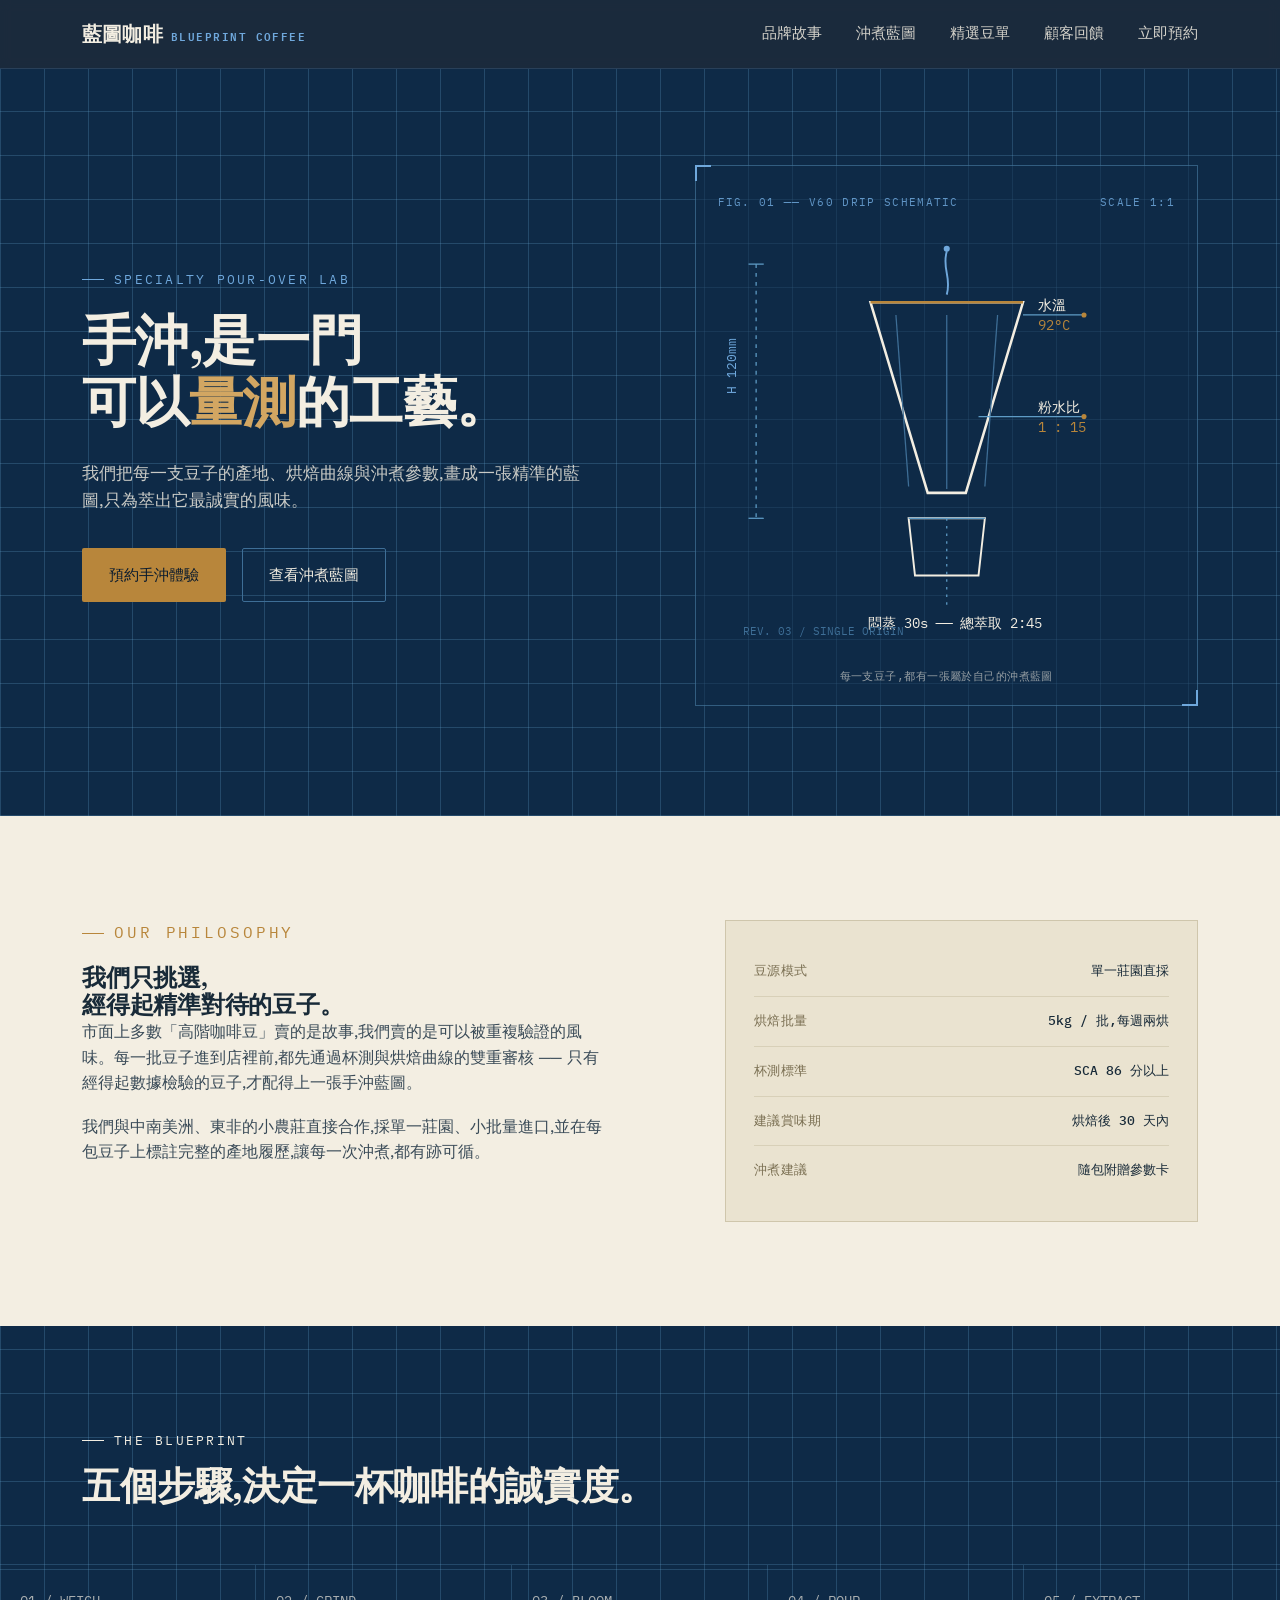
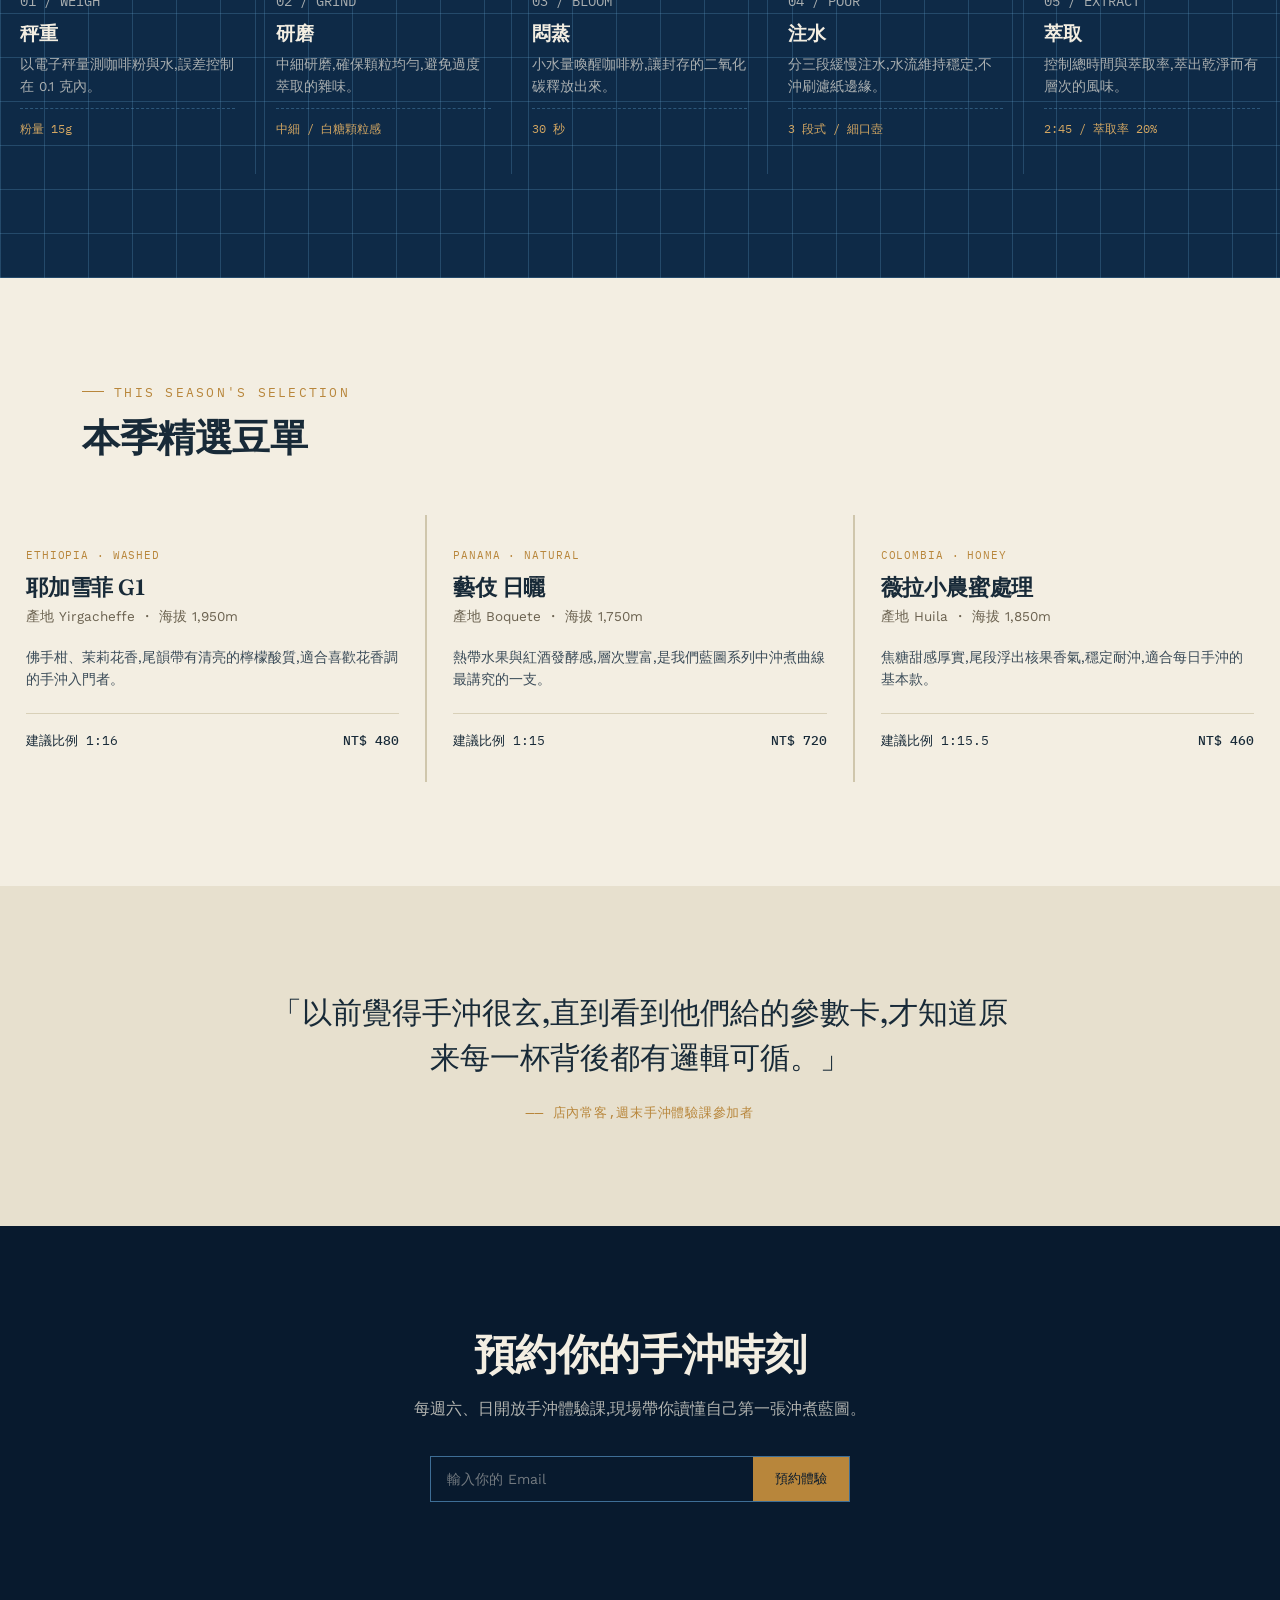
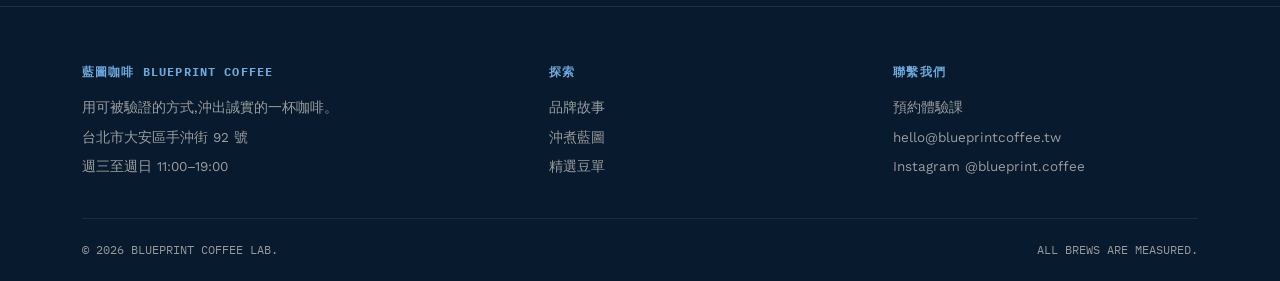
<file: docs/index.html>
<!DOCTYPE html>
<html lang="zh-Hant">
<head>
<meta charset="UTF-8">
<meta name="viewport" content="width=device-width, initial-scale=1.0">
<title>藍圖咖啡 Blueprint Coffee ── 精準手沖,誠實風味</title>
<link rel="preconnect" href="https://fonts.googleapis.com">
<link rel="preconnect" href="https://fonts.gstatic.com" crossorigin>
<link href="https://fonts.googleapis.com/css2?family=Fraunces:opsz,wght@9..144,400;9..144,500;9..144,600;9..144,700&family=Work+Sans:wght@300;400;500;600&family=IBM+Plex+Mono:wght@400;500&display=swap" rel="stylesheet">
<style>
  :root{
    --ink-black:#081A2E;
    --blueprint:#0E2A47;
    --blueprint-line:#3E6E96;
    --blueprint-line-soft:rgba(94,155,197,0.28);
    --paper:#F3EEE2;
    --paper-dim:#E7E0CE;
    --brass:#B8863B;
    --brass-light:#D2A662;
    --sky:#6FA8DC;
    --ink-on-paper:#182A38;
    --max-w:1180px;
  }

  *{margin:0;padding:0;box-sizing:border-box;}
  html{scroll-behavior:smooth;}
  body{
    font-family:'Work Sans', sans-serif;
    background:var(--paper);
    color:var(--ink-on-paper);
    line-height:1.6;
    -webkit-font-smoothing:antialiased;
  }
  a{color:inherit;text-decoration:none;}
  img,svg{display:block;max-width:100%;}
  .container{max-width:var(--max-w);margin:0 auto;padding:0 32px;}
  .eyebrow{
    font-family:'IBM Plex Mono', monospace;
    font-size:12.5px;
    letter-spacing:0.18em;
    text-transform:uppercase;
    display:flex;
    align-items:center;
    gap:10px;
  }
  .eyebrow::before{
    content:"";
    width:22px;height:1px;
    background:currentColor;
    display:inline-block;
  }
  h1,h2,h3{
    font-family:'Fraunces', serif;
    font-weight:600;
    line-height:1.15;
    letter-spacing:-0.01em;
  }
  .btn{
    display:inline-flex;
    align-items:center;
    gap:10px;
    padding:14px 26px;
    border-radius:2px;
    font-family:'Work Sans', sans-serif;
    font-size:15px;
    font-weight:500;
    border:1px solid transparent;
    cursor:pointer;
    transition:transform .25s ease, background .25s ease, border-color .25s ease, color .25s ease;
  }
  .btn:focus-visible{outline:2px solid var(--sky);outline-offset:3px;}
  .btn-primary{background:var(--brass);color:var(--ink-black);}
  .btn-primary:hover{background:var(--brass-light);transform:translateY(-1px);}
  .btn-ghost{border-color:var(--blueprint-line);color:var(--paper);}
  .btn-ghost:hover{border-color:var(--sky);color:var(--sky);}
  .btn-ghost.on-paper{border-color:var(--ink-on-paper);color:var(--ink-on-paper);}
  .btn-ghost.on-paper:hover{border-color:var(--brass);color:var(--brass);}

  /* ---------- NAV ---------- */
  header{
    position:sticky;top:0;z-index:50;
    background:rgba(8,26,46,0.92);
    backdrop-filter:blur(6px);
    border-bottom:1px solid rgba(94,155,197,0.2);
  }
  nav{
    max-width:var(--max-w);margin:0 auto;padding:18px 32px;
    display:flex;align-items:center;justify-content:space-between;
    color:var(--paper);
  }
  .logo{
    font-family:'Fraunces', serif;
    font-size:20px;font-weight:600;letter-spacing:0.01em;
    color:var(--paper);display:flex;align-items:baseline;gap:8px;
  }
  .logo span{
    font-family:'IBM Plex Mono', monospace;
    font-size:10.5px;letter-spacing:0.14em;color:var(--sky);
  }
  .nav-links{display:flex;gap:34px;font-size:14.5px;}
  .nav-links a{opacity:0.85;transition:opacity .2s;}
  .nav-links a:hover{opacity:1;color:var(--sky);}
  .nav-toggle{display:none;background:none;border:none;color:var(--paper);font-size:24px;cursor:pointer;}

  @media (max-width:860px){
    .nav-links{
      position:absolute;top:100%;left:0;right:0;
      background:var(--ink-black);
      flex-direction:column;gap:0;
      max-height:0;overflow:hidden;
      transition:max-height .3s ease;
    }
    .nav-links.open{max-height:320px;}
    .nav-links a{padding:16px 32px;border-top:1px solid rgba(94,155,197,0.15);}
    .nav-toggle{display:block;}
  }

  /* ---------- HERO ---------- */
  .hero{
    background:
      repeating-linear-gradient(0deg, var(--blueprint-line-soft) 0, var(--blueprint-line-soft) 1px, transparent 1px, transparent 44px),
      repeating-linear-gradient(90deg, var(--blueprint-line-soft) 0, var(--blueprint-line-soft) 1px, transparent 1px, transparent 44px),
      var(--blueprint);
    color:var(--paper);
    padding:96px 0 110px;
    position:relative;
    overflow:hidden;
  }
  .hero-grid{
    max-width:var(--max-w);margin:0 auto;padding:0 32px;
    display:grid;grid-template-columns:1.05fr 0.95fr;gap:56px;align-items:center;
  }
  .hero h1{font-size:clamp(34px,4.6vw,54px);margin:20px 0 26px;color:var(--paper);}
  .hero h1 em{font-style:normal;color:var(--brass-light);}
  .hero p.lede{font-size:17px;max-width:46ch;color:rgba(243,238,226,0.82);margin-bottom:34px;}
  .hero-cta{display:flex;gap:16px;flex-wrap:wrap;}
  .hero-eyebrow{color:var(--sky);margin-bottom:6px;}

  .blueprint-plate{
    position:relative;
    border:1px solid rgba(94,155,197,0.45);
    background:rgba(15,42,71,0.55);
    padding:28px 22px 20px;
  }
  .blueprint-plate::before,.blueprint-plate::after,
  .plate-corner-tl,.plate-corner-br{
    content:"";position:absolute;width:14px;height:14px;
    border-color:var(--sky);
  }
  .blueprint-plate::before{top:-1px;left:-1px;border-top:2px solid var(--sky);border-left:2px solid var(--sky);}
  .blueprint-plate::after{bottom:-1px;right:-1px;border-bottom:2px solid var(--sky);border-right:2px solid var(--sky);}
  .plate-label{
    font-family:'IBM Plex Mono', monospace;font-size:11px;letter-spacing:0.12em;
    color:var(--sky);display:flex;justify-content:space-between;margin-bottom:14px;opacity:0.85;
  }
  .plate-caption{
    font-family:'IBM Plex Mono', monospace;font-size:11px;color:rgba(243,238,226,0.6);
    text-align:center;margin-top:10px;letter-spacing:0.04em;
  }

  @media (max-width:900px){
    .hero-grid{grid-template-columns:1fr;}
    .hero{padding:64px 0 76px;}
  }

  /* ---------- SECTION SHARED ---------- */
  section{padding:104px 0;}
  .section-head{max-width:640px;margin-bottom:56px;}
  .section-head h2{font-size:clamp(26px,3.2vw,38px);margin-top:14px;}
  .on-dark{background:var(--ink-black);color:var(--paper);}
  .on-dark .eyebrow{color:var(--sky);}
  .on-paper .eyebrow{color:var(--brass);}

  /* ---------- ABOUT / SPEC SHEET ---------- */
  .about-grid{display:grid;grid-template-columns:1.1fr 0.9fr;gap:64px;align-items:start;}
  .about-grid p{font-size:16px;color:#3a4b58;max-width:52ch;margin-bottom:18px;}
  .spec-sheet{border:1px solid #cfc6ac;background:#EAE3D0;padding:26px 28px;}
  .spec-row{
    display:flex;justify-content:space-between;gap:20px;
    padding:14px 0;border-bottom:1px solid #d8d0b8;
    font-family:'IBM Plex Mono', monospace;font-size:13px;
  }
  .spec-row:last-child{border-bottom:none;}
  .spec-row dt{color:#7a6f52;letter-spacing:0.04em;}
  .spec-row dd{font-weight:500;color:var(--ink-on-paper);text-align:right;}

  @media (max-width:860px){ .about-grid{grid-template-columns:1fr;} }

  /* ---------- PROCESS BLUEPRINT ---------- */
  .process{
    background:
      repeating-linear-gradient(0deg, var(--blueprint-line-soft) 0, var(--blueprint-line-soft) 1px, transparent 1px, transparent 44px),
      repeating-linear-gradient(90deg, var(--blueprint-line-soft) 0, var(--blueprint-line-soft) 1px, transparent 1px, transparent 44px),
      var(--blueprint);
    color:var(--paper);
  }
  .steps{
    display:grid;grid-template-columns:repeat(5,1fr);gap:0;
    border-top:1px solid var(--blueprint-line-soft);
  }
  .step{
    padding:26px 20px;border-right:1px solid var(--blueprint-line-soft);position:relative;
  }
  .step:last-child{border-right:none;}
  .step-index{font-family:'IBM Plex Mono', monospace;font-size:12px;color:var(--sky);margin-bottom:14px;}
  .step h3{font-size:19px;color:var(--paper);margin-bottom:10px;font-weight:600;}
  .step p{font-size:13.5px;color:rgba(243,238,226,0.68);margin-bottom:10px;}
  .step .metric{
    font-family:'IBM Plex Mono', monospace;font-size:12px;color:var(--brass-light);
    border-top:1px dashed rgba(94,155,197,0.4);padding-top:10px;
  }
  @media (max-width:960px){
    .steps{grid-template-columns:1fr 1fr;}
    .step{border-right:1px solid var(--blueprint-line-soft);border-bottom:1px solid var(--blueprint-line-soft);}
    .step:nth-child(2n){border-right:none;}
  }
  @media (max-width:560px){
    .steps{grid-template-columns:1fr;}
    .step{border-right:none;}
  }

  /* ---------- BEANS ---------- */
  .bean-grid{display:grid;grid-template-columns:repeat(3,1fr);gap:2px;background:#cfc6ac;}
  .bean-card{
    background:var(--paper);padding:32px 26px;position:relative;
    display:flex;flex-direction:column;height:100%;
  }
  .bean-tag{
    font-family:'IBM Plex Mono', monospace;font-size:11px;color:var(--brass);
    letter-spacing:0.08em;margin-bottom:10px;
  }
  .bean-card h3{font-size:22px;margin-bottom:6px;}
  .bean-origin{font-size:13.5px;color:#6b6250;margin-bottom:18px;}
  .bean-notes{font-size:14px;color:#3a4b58;margin-bottom:22px;flex-grow:1;}
  .bean-meta{
    display:flex;justify-content:space-between;align-items:center;
    border-top:1px solid #d8d0b8;padding-top:16px;
    font-family:'IBM Plex Mono', monospace;font-size:12.5px;
  }
  .bean-price{color:var(--ink-on-paper);font-weight:500;}
  @media (max-width:900px){ .bean-grid{grid-template-columns:1fr 1fr;} }
  @media (max-width:600px){ .bean-grid{grid-template-columns:1fr;} }

  /* ---------- QUOTE ---------- */
  .quote-section{background:var(--paper-dim);}
  .quote-wrap{max-width:760px;margin:0 auto;text-align:center;}
  blockquote{
    font-family:'Fraunces', serif;font-size:clamp(22px,2.6vw,30px);
    font-weight:500;line-height:1.5;color:var(--ink-on-paper);margin-bottom:22px;
  }
  .quote-attr{font-family:'IBM Plex Mono', monospace;font-size:12.5px;color:var(--brass);letter-spacing:0.06em;}

  /* ---------- CTA / FOOTER ---------- */
  .cta-section{background:var(--ink-black);color:var(--paper);text-align:center;}
  .cta-section h2{font-size:clamp(28px,3.6vw,42px);margin-bottom:18px;}
  .cta-section p{color:rgba(243,238,226,0.72);max-width:48ch;margin:0 auto 34px;}
  .cta-form{
    display:flex;max-width:420px;margin:0 auto;gap:0;border:1px solid var(--blueprint-line);
  }
  .cta-form input{
    flex:1;background:transparent;border:none;padding:14px 16px;
    color:var(--paper);font-family:'Work Sans', sans-serif;font-size:14px;
  }
  .cta-form input::placeholder{color:rgba(243,238,226,0.45);}
  .cta-form input:focus{outline:none;}
  .cta-form button{
    background:var(--brass);color:var(--ink-black);border:none;
    padding:0 22px;font-weight:500;cursor:pointer;font-family:'Work Sans', sans-serif;
    transition:background .2s;
  }
  .cta-form button:hover{background:var(--brass-light);}

  footer{background:var(--ink-black);border-top:1px solid rgba(94,155,197,0.18);color:rgba(243,238,226,0.6);}
  .footer-grid{
    display:grid;grid-template-columns:1.4fr 1fr 1fr;gap:40px;padding:56px 0 32px;
    font-size:13.5px;
  }
  .footer-grid h4{
    font-family:'IBM Plex Mono', monospace;font-size:11.5px;letter-spacing:0.1em;
    color:var(--sky);margin-bottom:16px;text-transform:uppercase;
  }
  .footer-grid p, .footer-grid a{display:block;margin-bottom:8px;color:rgba(243,238,226,0.62);}
  .footer-grid a:hover{color:var(--paper);}
  .footer-bottom{
    border-top:1px solid rgba(94,155,197,0.15);padding:22px 0;
    font-family:'IBM Plex Mono', monospace;font-size:11.5px;
    display:flex;justify-content:space-between;flex-wrap:wrap;gap:10px;
  }
  @media (max-width:700px){ .footer-grid{grid-template-columns:1fr;} }

  /* ---------- REVEAL ---------- */
  .reveal{opacity:0;transform:translateY(18px);transition:opacity .7s ease, transform .7s ease;}
  .reveal.in{opacity:1;transform:translateY(0);}
  @media (prefers-reduced-motion: reduce){
    .reveal{opacity:1;transform:none;transition:none;}
    html{scroll-behavior:auto;}
  }
</style>
</head>
<body>

<header>
  <nav>
    <a href="#top" class="logo">藍圖咖啡<span>BLUEPRINT COFFEE</span></a>
    <button class="nav-toggle" id="navToggle" aria-label="開啟選單" aria-expanded="false">☰</button>
    <div class="nav-links" id="navLinks">
      <a href="#about">品牌故事</a>
      <a href="#process">沖煮藍圖</a>
      <a href="#beans">精選豆單</a>
      <a href="#quote">顧客回饋</a>
      <a href="#cta">立即預約</a>
    </div>
  </nav>
</header>

<section class="hero" id="top">
  <div class="hero-grid">
    <div>
      <p class="eyebrow hero-eyebrow">SPECIALTY POUR-OVER LAB</p>
      <h1>手沖,是一門<br>可以<em>量測</em>的工藝。</h1>
      <p class="lede">我們把每一支豆子的產地、烘焙曲線與沖煮參數,畫成一張精準的藍圖,只為萃出它最誠實的風味。</p>
      <div class="hero-cta">
        <a href="#cta" class="btn btn-primary">預約手沖體驗</a>
        <a href="#process" class="btn btn-ghost">查看沖煮藍圖</a>
      </div>
    </div>

    <div class="blueprint-plate reveal">
      <div class="plate-label"><span>FIG. 01 ── V60 DRIP SCHEMATIC</span><span>SCALE 1:1</span></div>
      <svg viewBox="0 0 360 340" xmlns="http://www.w3.org/2000/svg" role="img" aria-label="V60 手沖濾杯示意圖,標註水溫、粉水比、悶蒸與總萃取時間">
        <!-- dimension lines -->
        <line x1="30" y1="30" x2="30" y2="230" stroke="#5E9BC5" stroke-width="1" stroke-dasharray="3 4"/>
        <line x1="24" y1="30" x2="36" y2="30" stroke="#5E9BC5" stroke-width="1"/>
        <line x1="24" y1="230" x2="36" y2="230" stroke="#5E9BC5" stroke-width="1"/>
        <text x="14" y="132" fill="#6FA8DC" font-size="10" font-family="IBM Plex Mono, monospace" transform="rotate(-90 14 132)">H 120mm</text>

        <!-- dripper cone -->
        <path d="M120 60 L240 60 L195 210 L165 210 Z" fill="none" stroke="#F3EEE2" stroke-width="2"/>
        <path d="M120 60 L240 60" stroke="#B8863B" stroke-width="2"/>
        <!-- ribs -->
        <line x1="140" y1="70" x2="150" y2="205" stroke="#3E6E96" stroke-width="1"/>
        <line x1="180" y1="70" x2="180" y2="207" stroke="#3E6E96" stroke-width="1"/>
        <line x1="220" y1="70" x2="210" y2="205" stroke="#3E6E96" stroke-width="1"/>

        <!-- server -->
        <path d="M150 230 L210 230 L205 275 L155 275 Z" fill="none" stroke="#F3EEE2" stroke-width="1.5"/>
        <line x1="150" y1="230" x2="210" y2="230" stroke="#5E9BC5" stroke-width="1"/>

        <!-- pour line + droplets -->
        <path d="M180 20 C176 34, 184 40, 180 54" stroke="#6FA8DC" stroke-width="1.5" fill="none"/>
        <circle cx="180" cy="18" r="2.4" fill="#6FA8DC"/>

        <!-- annotation callouts -->
        <line x1="240" y1="70" x2="288" y2="70" stroke="#5E9BC5" stroke-width="1"/>
        <circle cx="288" cy="70" r="2" fill="#B8863B"/>
        <text x="252" y="66" fill="#F3EEE2" font-size="11" font-family="IBM Plex Mono, monospace">水溫</text>
        <text x="252" y="82" fill="#B8863B" font-size="11" font-family="IBM Plex Mono, monospace">92°C</text>

        <line x1="205" y1="150" x2="288" y2="150" stroke="#5E9BC5" stroke-width="1"/>
        <circle cx="288" cy="150" r="2" fill="#B8863B"/>
        <text x="252" y="146" fill="#F3EEE2" font-size="11" font-family="IBM Plex Mono, monospace">粉水比</text>
        <text x="252" y="162" fill="#B8863B" font-size="11" font-family="IBM Plex Mono, monospace">1 : 15</text>

        <line x1="180" y1="230" x2="180" y2="300" stroke="#5E9BC5" stroke-width="1" stroke-dasharray="2 4"/>
        <text x="118" y="316" fill="#F3EEE2" font-size="11" font-family="IBM Plex Mono, monospace">悶蒸 30s ── 總萃取 2:45</text>

        <!-- corner tick -->
        <text x="20" y="322" fill="#3E6E96" font-size="9" font-family="IBM Plex Mono, monospace">REV. 03 / SINGLE ORIGIN</text>
      </svg>
      <p class="plate-caption">每一支豆子,都有一張屬於自己的沖煮藍圖</p>
    </div>
  </div>
</section>

<section class="on-paper" id="about">
  <div class="container">
    <div class="about-grid">
      <div class="reveal">
        <p class="eyebrow">OUR PHILOSOPHY</p>
        <h2>我們只挑選,<br>經得起精準對待的豆子。</h2>
        <p>市面上多數「高階咖啡豆」賣的是故事,我們賣的是可以被重複驗證的風味。每一批豆子進到店裡前,都先通過杯測與烘焙曲線的雙重審核 ── 只有經得起數據檢驗的豆子,才配得上一張手沖藍圖。</p>
        <p>我們與中南美洲、東非的小農莊直接合作,採單一莊園、小批量進口,並在每包豆子上標註完整的產地履歷,讓每一次沖煮,都有跡可循。</p>
      </div>
      <dl class="spec-sheet reveal">
        <div class="spec-row"><dt>豆源模式</dt><dd>單一莊園直採</dd></div>
        <div class="spec-row"><dt>烘焙批量</dt><dd>5kg / 批,每週兩烘</dd></div>
        <div class="spec-row"><dt>杯測標準</dt><dd>SCA 86 分以上</dd></div>
        <div class="spec-row"><dt>建議賞味期</dt><dd>烘焙後 30 天內</dd></div>
        <div class="spec-row"><dt>沖煮建議</dt><dd>隨包附贈參數卡</dd></div>
      </dl>
    </div>
  </div>
</section>

<section class="process" id="process">
  <div class="container">
    <div class="section-head reveal">
      <p class="eyebrow">THE BLUEPRINT</p>
      <h2>五個步驟,決定一杯咖啡的誠實度。</h2>
    </div>
  </div>
  <div class="steps reveal">
    <div class="step">
      <p class="step-index">01 / WEIGH</p>
      <h3>秤重</h3>
      <p>以電子秤量測咖啡粉與水,誤差控制在 0.1 克內。</p>
      <p class="metric">粉量 15g</p>
    </div>
    <div class="step">
      <p class="step-index">02 / GRIND</p>
      <h3>研磨</h3>
      <p>中細研磨,確保顆粒均勻,避免過度萃取的雜味。</p>
      <p class="metric">中細 / 白糖顆粒感</p>
    </div>
    <div class="step">
      <p class="step-index">03 / BLOOM</p>
      <h3>悶蒸</h3>
      <p>小水量喚醒咖啡粉,讓封存的二氧化碳釋放出來。</p>
      <p class="metric">30 秒</p>
    </div>
    <div class="step">
      <p class="step-index">04 / POUR</p>
      <h3>注水</h3>
      <p>分三段緩慢注水,水流維持穩定,不沖刷濾紙邊緣。</p>
      <p class="metric">3 段式 / 細口壺</p>
    </div>
    <div class="step">
      <p class="step-index">05 / EXTRACT</p>
      <h3>萃取</h3>
      <p>控制總時間與萃取率,萃出乾淨而有層次的風味。</p>
      <p class="metric">2:45 / 萃取率 20%</p>
    </div>
  </div>
</section>

<section class="on-paper" id="beans">
  <div class="container">
    <div class="section-head reveal">
      <p class="eyebrow">THIS SEASON'S SELECTION</p>
      <h2>本季精選豆單</h2>
    </div>
  </div>
  <div class="bean-grid reveal">
    <div class="bean-card">
      <p class="bean-tag">ETHIOPIA · WASHED</p>
      <h3>耶加雪菲 G1</h3>
      <p class="bean-origin">產地 Yirgacheffe ・ 海拔 1,950m</p>
      <p class="bean-notes">佛手柑、茉莉花香,尾韻帶有清亮的檸檬酸質,適合喜歡花香調的手沖入門者。</p>
      <div class="bean-meta"><span>建議比例 1:16</span><span class="bean-price">NT$ 480</span></div>
    </div>
    <div class="bean-card">
      <p class="bean-tag">PANAMA · NATURAL</p>
      <h3>藝伎 日曬</h3>
      <p class="bean-origin">產地 Boquete ・ 海拔 1,750m</p>
      <p class="bean-notes">熱帶水果與紅酒發酵感,層次豐富,是我們藍圖系列中沖煮曲線最講究的一支。</p>
      <div class="bean-meta"><span>建議比例 1:15</span><span class="bean-price">NT$ 720</span></div>
    </div>
    <div class="bean-card">
      <p class="bean-tag">COLOMBIA · HONEY</p>
      <h3>薇拉小農蜜處理</h3>
      <p class="bean-origin">產地 Huila ・ 海拔 1,850m</p>
      <p class="bean-notes">焦糖甜感厚實,尾段浮出核果香氣,穩定耐沖,適合每日手沖的基本款。</p>
      <div class="bean-meta"><span>建議比例 1:15.5</span><span class="bean-price">NT$ 460</span></div>
    </div>
  </div>
</section>

<section class="quote-section" id="quote">
  <div class="container">
    <div class="quote-wrap reveal">
      <blockquote>「以前覺得手沖很玄,直到看到他們給的參數卡,才知道原来每一杯背後都有邏輯可循。」</blockquote>
      <p class="quote-attr">── 店內常客,週末手沖體驗課參加者</p>
    </div>
  </div>
</section>

<section class="cta-section" id="cta">
  <div class="container">
    <h2 class="reveal">預約你的手沖時刻</h2>
    <p class="reveal">每週六、日開放手沖體驗課,現場帶你讀懂自己第一張沖煮藍圖。</p>
    <form class="cta-form reveal" onsubmit="event.preventDefault(); this.querySelector('button').textContent='已收到,我們會盡快聯繫';">
      <input type="email" placeholder="輸入你的 Email" required aria-label="Email">
      <button type="submit">預約體驗</button>
    </form>
  </div>
</section>

<footer>
  <div class="container">
    <div class="footer-grid">
      <div>
        <h4>藍圖咖啡 BLUEPRINT COFFEE</h4>
        <p>用可被驗證的方式,沖出誠實的一杯咖啡。</p>
        <p>台北市大安區手沖街 92 號</p>
        <p>週三至週日 11:00–19:00</p>
      </div>
      <div>
        <h4>探索</h4>
        <a href="#about">品牌故事</a>
        <a href="#process">沖煮藍圖</a>
        <a href="#beans">精選豆單</a>
      </div>
      <div>
        <h4>聯繫我們</h4>
        <a href="#cta">預約體驗課</a>
        <a href="mailto:hello@blueprintcoffee.tw">hello@blueprintcoffee.tw</a>
        <a href="#top">Instagram @blueprint.coffee</a>
      </div>
    </div>
    <div class="footer-bottom">
      <span>© 2026 BLUEPRINT COFFEE LAB.</span>
      <span>ALL BREWS ARE MEASURED.</span>
    </div>
  </div>
</footer>

<script>
  // mobile nav toggle
  const navToggle = document.getElementById('navToggle');
  const navLinks = document.getElementById('navLinks');
  navToggle.addEventListener('click', () => {
    const isOpen = navLinks.classList.toggle('open');
    navToggle.setAttribute('aria-expanded', isOpen);
  });
  navLinks.querySelectorAll('a').forEach(a => a.addEventListener('click', () => {
    navLinks.classList.remove('open');
    navToggle.setAttribute('aria-expanded', 'false');
  }));

  // scroll reveal
  const prefersReduced = window.matchMedia('(prefers-reduced-motion: reduce)').matches;
  if (!prefersReduced && 'IntersectionObserver' in window) {
    const io = new IntersectionObserver((entries) => {
      entries.forEach(entry => {
        if (entry.isIntersecting) {
          entry.target.classList.add('in');
          io.unobserve(entry.target);
        }
      });
    }, { threshold: 0.15 });
    document.querySelectorAll('.reveal').forEach(el => io.observe(el));
  } else {
    document.querySelectorAll('.reveal').forEach(el => el.classList.add('in'));
  }
</script>

</body>
</html>
</file>
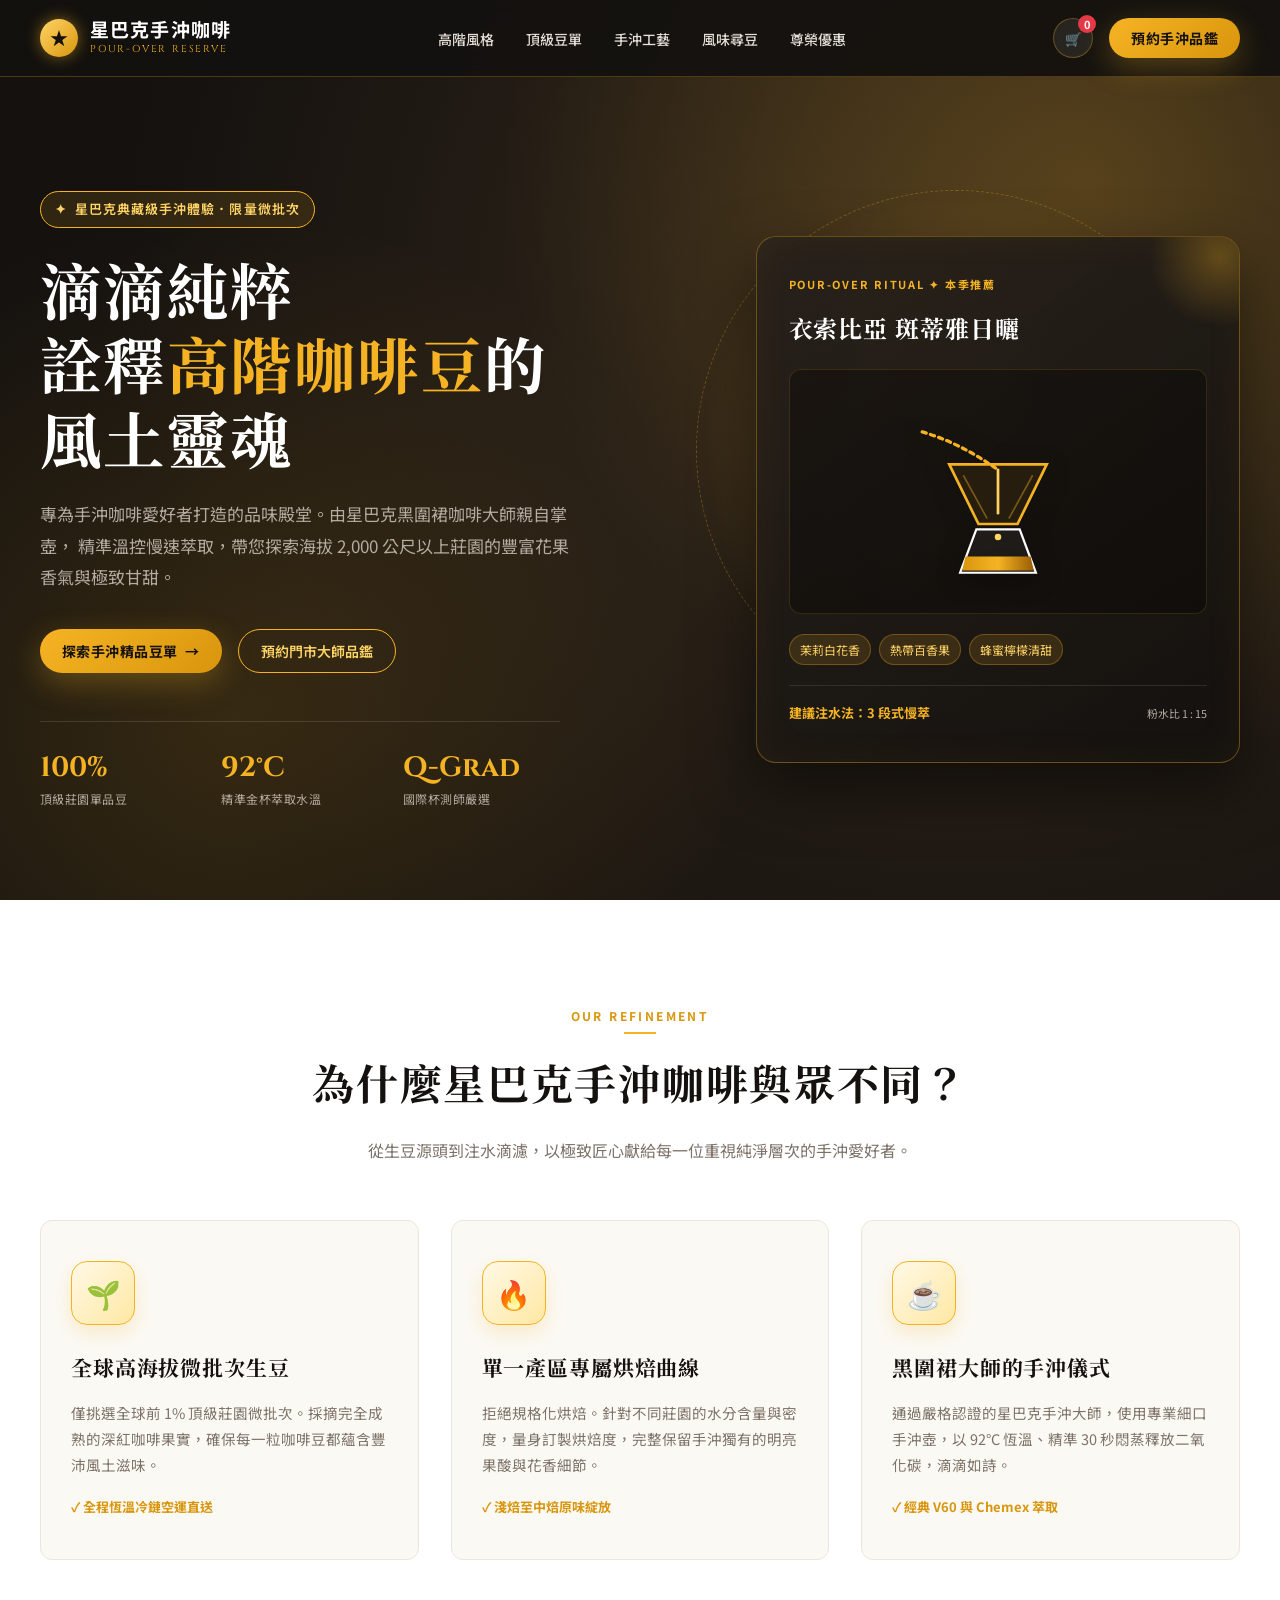
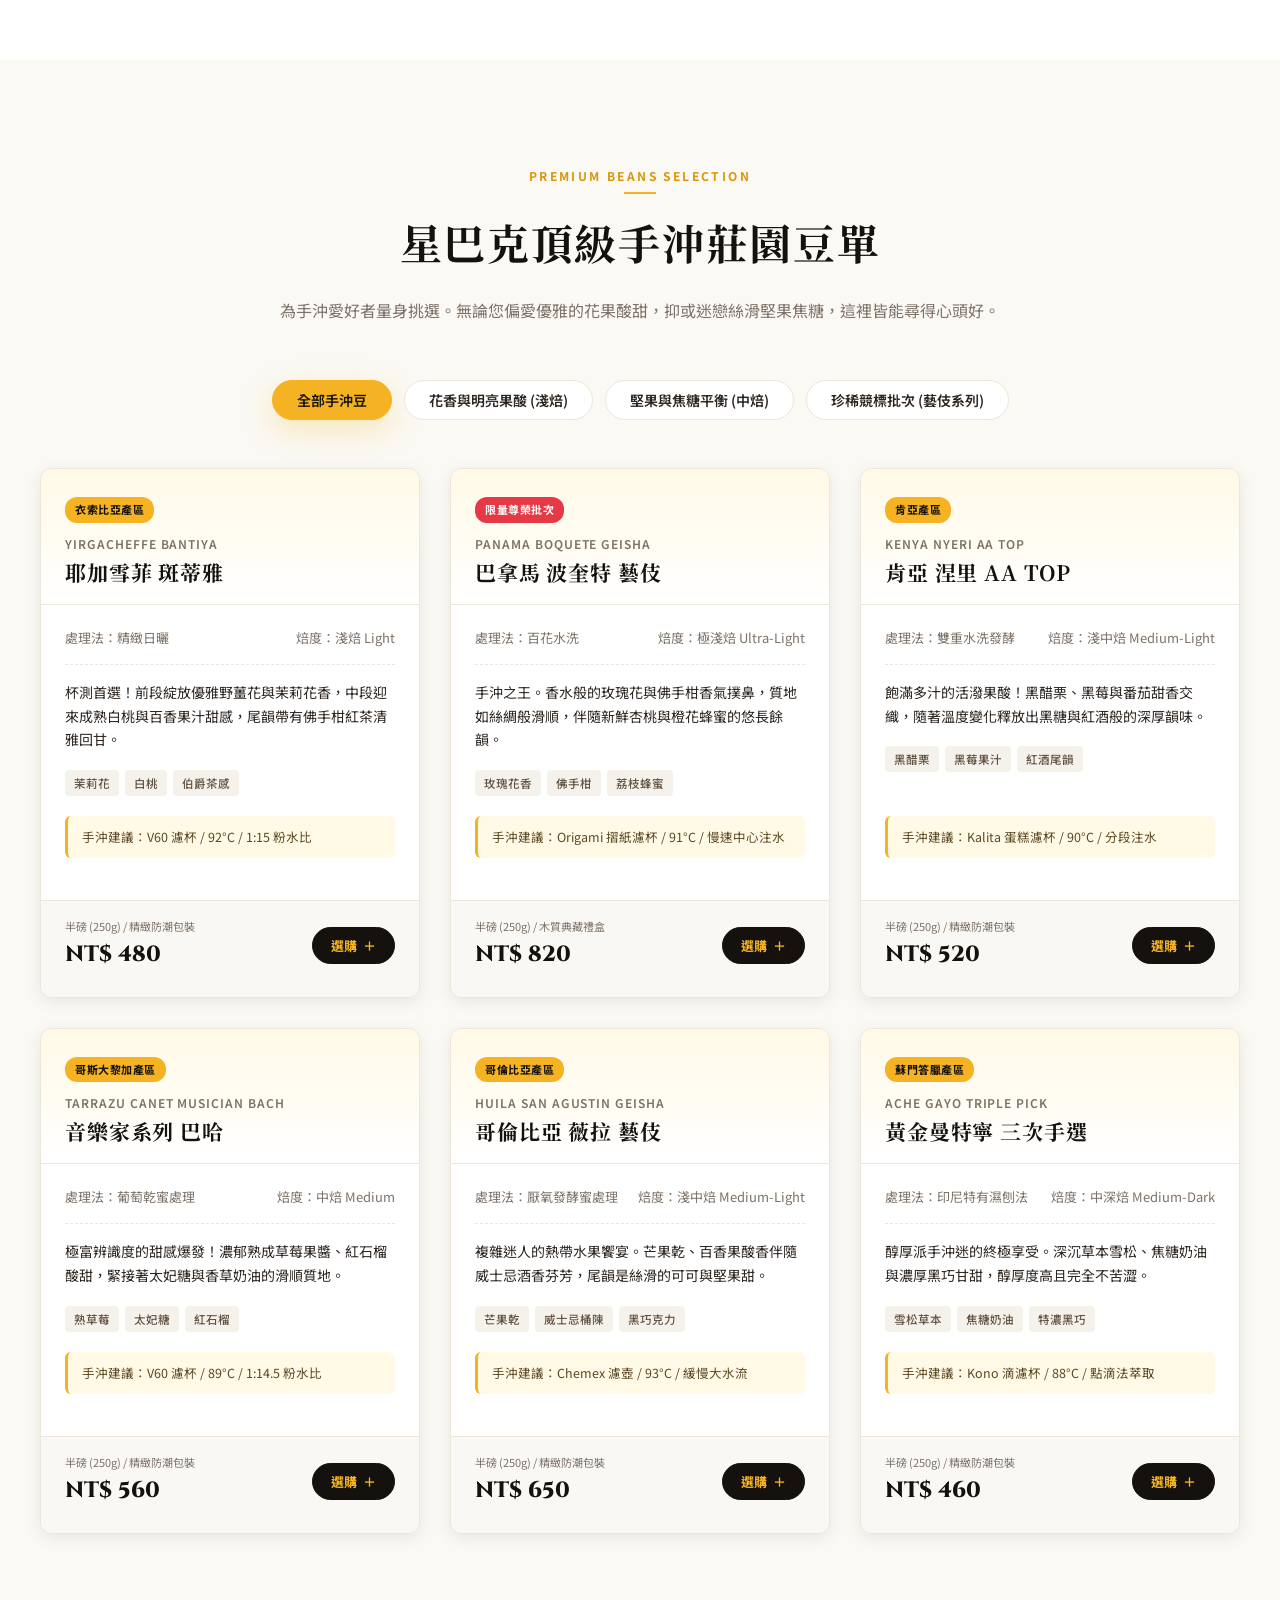
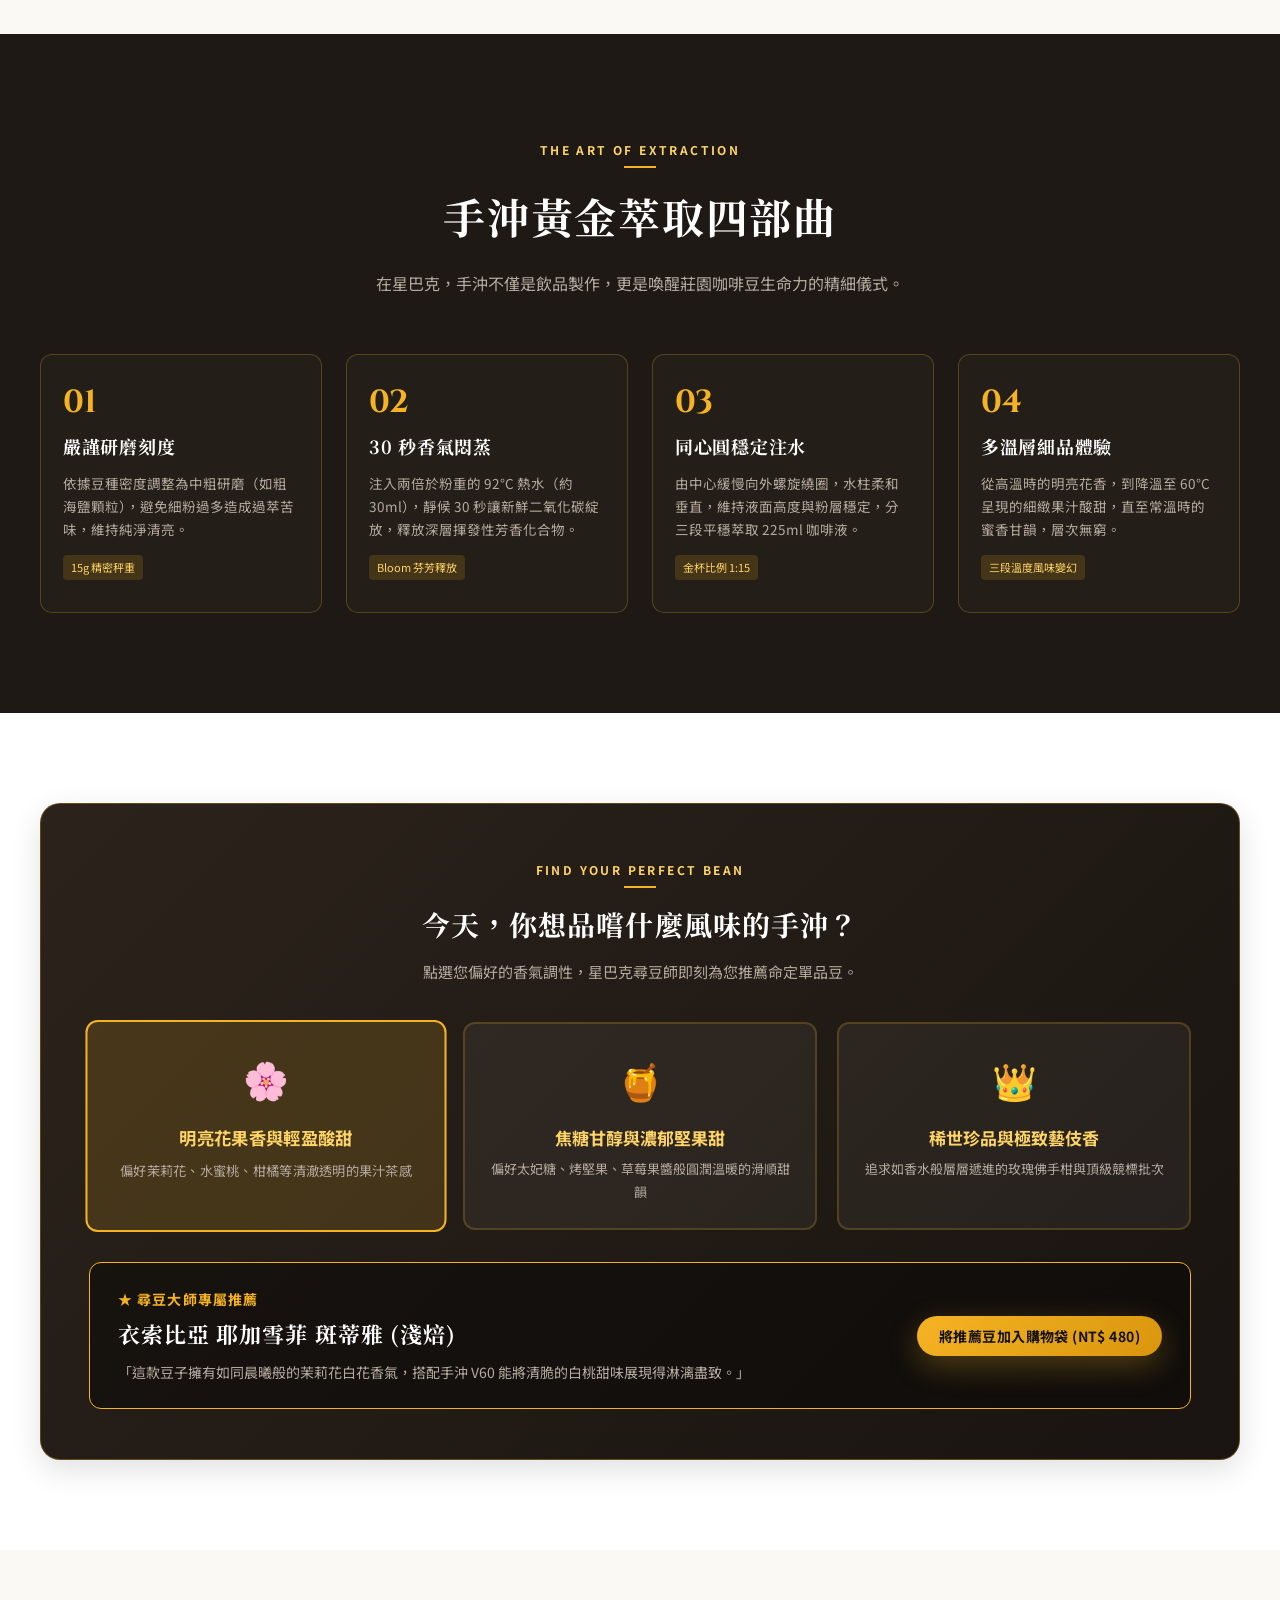
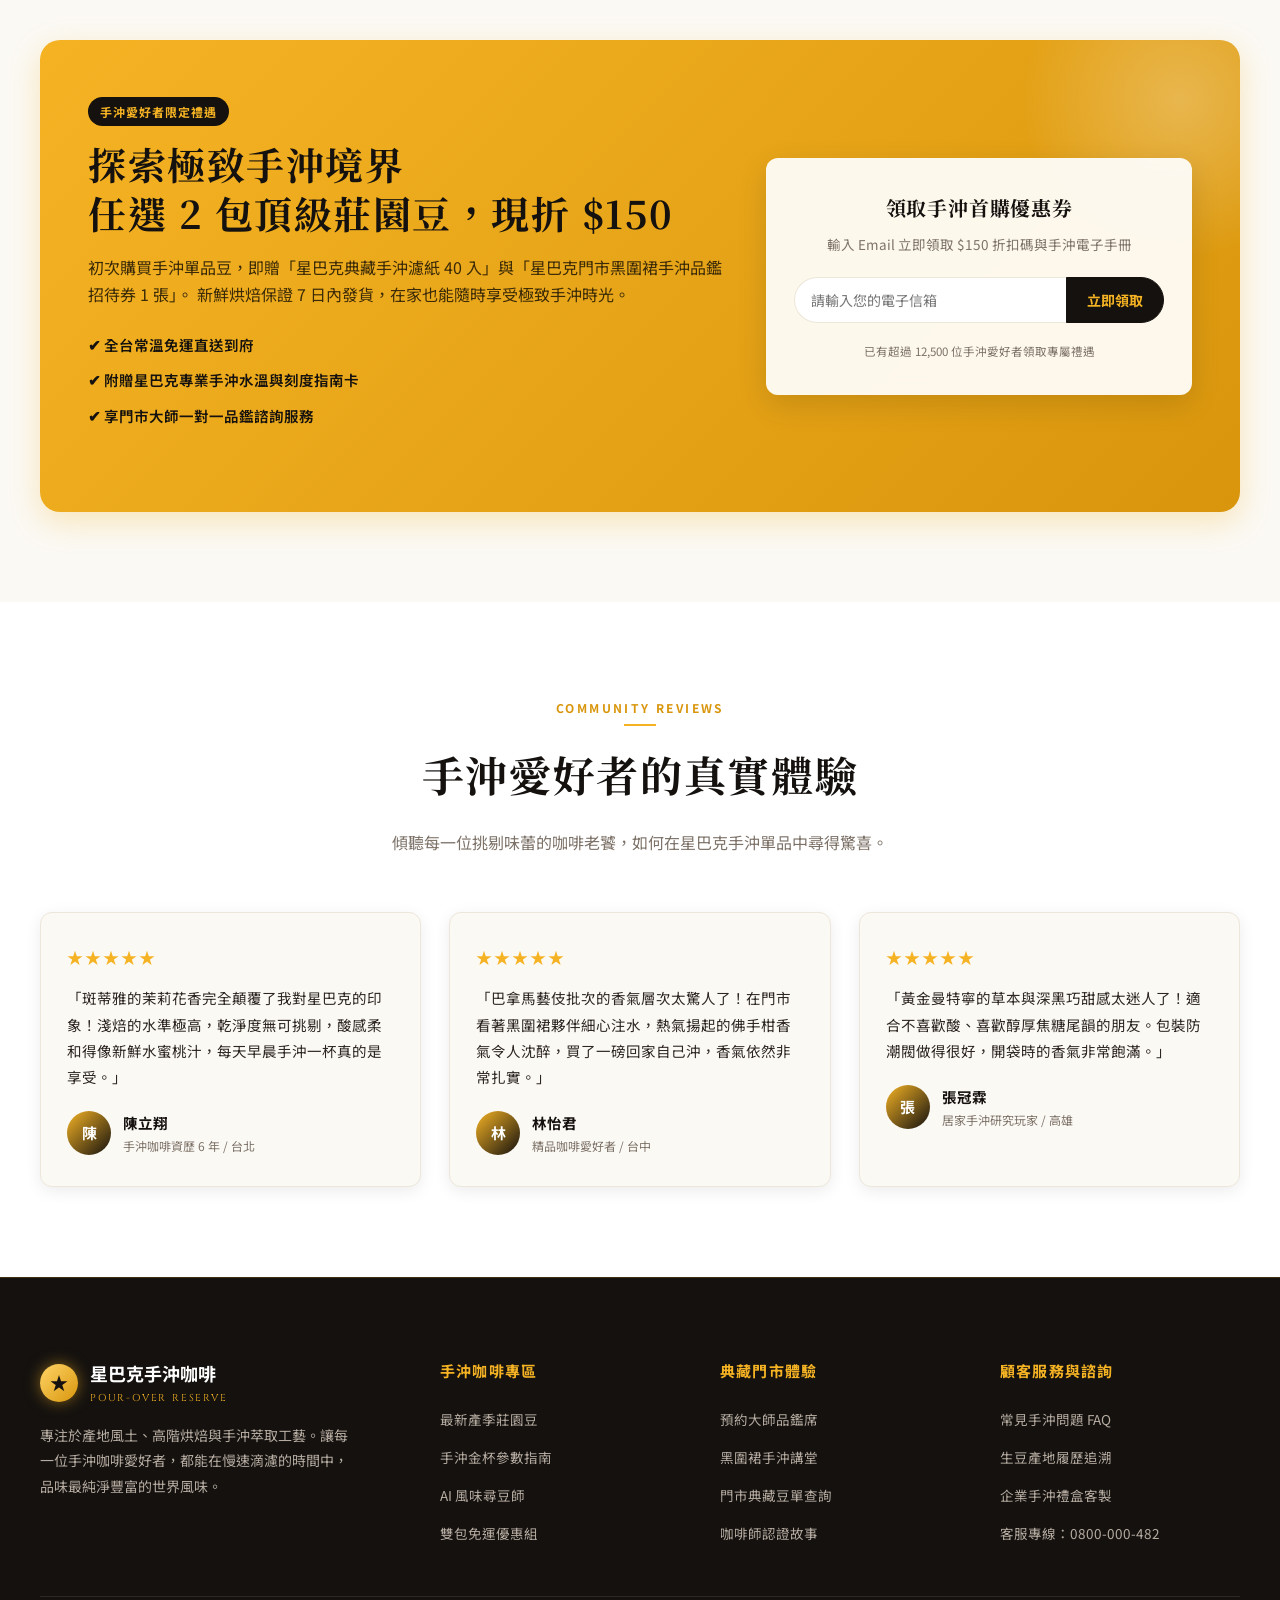
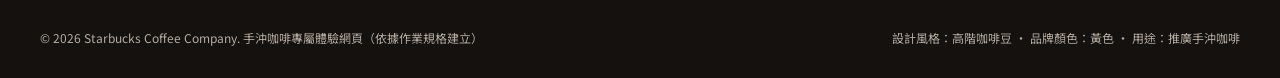
<file: onepage/index.html>
<!DOCTYPE html>
<html lang="zh-Hant">
<head>
  <meta charset="UTF-8">
  <meta name="viewport" content="width=device-width, initial-scale=1.0">
  <meta name="description" content="星巴克手沖咖啡｜專為手沖咖啡愛好者打造的高階咖啡豆饗宴，嚴選全球頂級莊園單品豆，體驗純粹細緻的極致手沖風味。">
  <title>星巴克手沖咖啡｜頂級莊園單品豆．極致慢萃工藝</title>
  <link rel="preconnect" href="https://fonts.googleapis.com">
  <link rel="preconnect" href="https://fonts.gstatic.com" crossorigin>
  <link href="https://fonts.googleapis.com/css2?family=Cinzel:wght@600;700;800&family=Noto+Sans+TC:wght@300;400;500;600;700&family=Noto+Serif+TC:wght@500;600;700;900&display=swap" rel="stylesheet">
  <style>
    :root {
      /* 品牌核心色彩：黃色與高階咖啡色系 */
      --primary-yellow: #f5b324;
      --yellow-glow: #ffd466;
      --yellow-deep: #d9960d;
      --yellow-soft: #fff9e6;
      --yellow-tint: rgba(245, 179, 36, 0.12);
      
      /* 高階咖啡調性背景與文字 */
      --dark-espresso: #14110f;
      --dark-roast: #1e1915;
      --dark-card: #27211b;
      --dark-border: #3b322a;
      --cream-bg: #fbf9f4;
      --cream-card: #ffffff;
      --cream-border: #ede6da;
      --coffee-text: #2c2520;
      --text-muted: #7d7268;
      --text-light-muted: #b5aba0;
      
      --shadow-sm: 0 4px 16px rgba(0, 0, 0, 0.08);
      --shadow-md: 0 10px 30px rgba(0, 0, 0, 0.12);
      --shadow-gold: 0 10px 30px rgba(245, 179, 36, 0.28);
      --radius-sm: 6px;
      --radius-md: 12px;
      --radius-lg: 20px;
      --transition: all 0.3s cubic-bezier(0.25, 0.8, 0.25, 1);
    }

    * {
      box-sizing: border-box;
      margin: 0;
      padding: 0;
    }

    html {
      scroll-behavior: smooth;
    }

    body {
      font-family: "Noto Sans TC", -apple-system, BlinkMacSystemFont, sans-serif;
      color: var(--coffee-text);
      background-color: var(--cream-bg);
      line-height: 1.75;
      -webkit-font-smoothing: antialiased;
    }

    a {
      color: inherit;
      text-decoration: none;
      transition: var(--transition);
    }

    button, input, select {
      font-family: inherit;
    }

    .container {
      width: min(1200px, calc(100% - 48px));
      margin: 0 auto;
    }

    .serif-title {
      font-family: "Noto Serif TC", serif;
      font-weight: 700;
      letter-spacing: 0.04em;
    }

    .brand-en {
      font-family: "Cinzel", serif;
      letter-spacing: 0.12em;
    }

    /* 頂部導航欄 */
    .navbar {
      position: fixed;
      top: 0;
      left: 0;
      width: 100%;
      z-index: 1000;
      background: rgba(20, 17, 15, 0.94);
      backdrop-filter: blur(12px);
      border-bottom: 1px solid rgba(245, 179, 36, 0.25);
      transition: var(--transition);
    }

    .nav-inner {
      display: flex;
      align-items: center;
      justify-content: space-between;
      height: 76px;
    }

    .brand-logo {
      display: flex;
      align-items: center;
      gap: 12px;
      color: #ffffff;
    }

    .brand-badge {
      display: grid;
      place-items: center;
      width: 38px;
      height: 38px;
      background: linear-gradient(135deg, var(--yellow-glow), var(--yellow-deep));
      color: var(--dark-espresso);
      border-radius: 50%;
      font-weight: 800;
      font-size: 18px;
      box-shadow: 0 0 15px rgba(245, 179, 36, 0.5);
    }

    .brand-text h1 {
      font-size: 19px;
      font-weight: 700;
      color: #ffffff;
      letter-spacing: 0.06em;
      line-height: 1.2;
    }

    .brand-text small {
      display: block;
      font-size: 10px;
      color: var(--primary-yellow);
      letter-spacing: 0.18em;
      text-transform: uppercase;
    }

    .nav-menu {
      display: flex;
      align-items: center;
      gap: 32px;
      list-style: none;
    }

    .nav-link {
      font-size: 14px;
      font-weight: 500;
      color: #e5ded7;
      position: relative;
      padding: 6px 0;
    }

    .nav-link::after {
      content: "";
      position: absolute;
      bottom: 0;
      left: 0;
      width: 0;
      height: 2px;
      background: var(--primary-yellow);
      transition: var(--transition);
    }

    .nav-link:hover {
      color: var(--yellow-glow);
    }

    .nav-link:hover::after {
      width: 100%;
    }

    .nav-actions {
      display: flex;
      align-items: center;
      gap: 16px;
    }

    .btn-gold {
      display: inline-flex;
      align-items: center;
      justify-content: center;
      gap: 8px;
      background: linear-gradient(135deg, var(--primary-yellow), var(--yellow-deep));
      color: var(--dark-espresso);
      padding: 10px 22px;
      font-size: 14px;
      font-weight: 700;
      border-radius: 40px;
      border: none;
      cursor: pointer;
      box-shadow: var(--shadow-gold);
      transition: var(--transition);
      letter-spacing: 0.03em;
    }

    .btn-gold:hover {
      transform: translateY(-2px);
      box-shadow: 0 12px 30px rgba(245, 179, 36, 0.45);
      background: linear-gradient(135deg, #ffd77a, var(--primary-yellow));
    }

    .btn-outline-gold {
      display: inline-flex;
      align-items: center;
      justify-content: center;
      gap: 8px;
      background: transparent;
      color: var(--yellow-glow);
      padding: 10px 22px;
      font-size: 14px;
      font-weight: 600;
      border-radius: 40px;
      border: 1px solid var(--primary-yellow);
      cursor: pointer;
      transition: var(--transition);
    }

    .btn-outline-gold:hover {
      background: var(--yellow-tint);
      color: #ffffff;
      border-color: var(--yellow-glow);
    }

    .cart-indicator {
      position: relative;
      background: rgba(255, 255, 255, 0.08);
      border: 1px solid rgba(245, 179, 36, 0.3);
      color: var(--yellow-glow);
      width: 40px;
      height: 40px;
      border-radius: 50%;
      display: grid;
      place-items: center;
      cursor: pointer;
      transition: var(--transition);
    }

    .cart-indicator:hover {
      background: rgba(245, 179, 36, 0.2);
    }

    .cart-badge {
      position: absolute;
      top: -4px;
      right: -4px;
      background: #e63946;
      color: #fff;
      font-size: 11px;
      font-weight: 700;
      width: 18px;
      height: 18px;
      border-radius: 50%;
      display: grid;
      place-items: center;
    }

    .mobile-toggle {
      display: none;
      background: none;
      border: none;
      color: #fff;
      font-size: 26px;
      cursor: pointer;
    }

    /* Hero Section 首頁大視覺區 */
    .hero {
      position: relative;
      min-height: 100vh;
      background: radial-gradient(circle at 75% 35%, #362a1c 0%, var(--dark-espresso) 75%);
      color: #ffffff;
      padding-top: 100px;
      display: flex;
      align-items: center;
      overflow: hidden;
    }

    .hero::before {
      content: "";
      position: absolute;
      inset: 0;
      background-image: 
        radial-gradient(circle at 18% 80%, rgba(245, 179, 36, 0.15) 0%, transparent 40%),
        radial-gradient(circle at 85% 20%, rgba(245, 179, 36, 0.2) 0%, transparent 45%);
      pointer-events: none;
    }

    .hero-glow-circle {
      position: absolute;
      right: 5%;
      top: 50%;
      transform: translateY(-50%);
      width: 520px;
      height: 520px;
      border-radius: 50%;
      background: radial-gradient(circle, rgba(245, 179, 36, 0.18) 0%, rgba(245, 179, 36, 0.02) 65%, transparent 70%);
      border: 1px dashed rgba(245, 179, 36, 0.3);
      animation: rotateSlow 60s linear infinite;
    }

    @keyframes rotateSlow {
      from { transform: translateY(-50%) rotate(0deg); }
      to { transform: translateY(-50%) rotate(360deg); }
    }

    .hero-grid {
      display: grid;
      grid-template-columns: 1.15fr 0.85fr;
      gap: 60px;
      align-items: center;
      position: relative;
      z-index: 2;
      padding: 60px 0;
    }

    .hero-tag {
      display: inline-flex;
      align-items: center;
      gap: 8px;
      padding: 6px 14px;
      background: rgba(245, 179, 36, 0.12);
      border: 1px solid var(--primary-yellow);
      border-radius: 30px;
      color: var(--yellow-glow);
      font-size: 13px;
      font-weight: 600;
      letter-spacing: 0.08em;
      margin-bottom: 24px;
    }

    .hero-title {
      font-size: clamp(38px, 4.8vw, 62px);
      line-height: 1.22;
      margin-bottom: 22px;
      color: #ffffff;
    }

    .hero-title span.yellow {
      color: var(--primary-yellow);
      position: relative;
    }

    .hero-desc {
      font-size: 17px;
      line-height: 1.85;
      color: var(--text-light-muted);
      max-width: 540px;
      margin-bottom: 36px;
    }

    .hero-btn-group {
      display: flex;
      gap: 16px;
      flex-wrap: wrap;
      margin-bottom: 48px;
    }

    .hero-stats {
      display: grid;
      grid-template-columns: repeat(3, 1fr);
      gap: 24px;
      padding-top: 32px;
      border-top: 1px solid rgba(255, 255, 255, 0.12);
      max-width: 520px;
    }

    .stat-item h3 {
      font-family: "Cinzel", serif;
      font-size: 28px;
      color: var(--primary-yellow);
      line-height: 1;
      margin-bottom: 6px;
    }

    .stat-item p {
      font-size: 12px;
      color: var(--text-light-muted);
      letter-spacing: 0.04em;
    }

    /* 手沖工藝視覺卡片 (Hero Visual Card) */
    .hero-visual {
      position: relative;
    }

    .visual-card {
      background: linear-gradient(145deg, rgba(39, 33, 27, 0.95), rgba(20, 17, 15, 0.98));
      border: 1px solid rgba(245, 179, 36, 0.35);
      border-radius: var(--radius-lg);
      padding: 38px 32px;
      box-shadow: 0 25px 60px rgba(0, 0, 0, 0.5), inset 0 0 40px rgba(245, 179, 36, 0.05);
      position: relative;
      overflow: hidden;
    }

    .visual-card::after {
      content: "";
      position: absolute;
      top: -50px;
      right: -50px;
      width: 140px;
      height: 140px;
      background: radial-gradient(circle, rgba(245, 179, 36, 0.3), transparent 70%);
      pointer-events: none;
    }

    .card-label {
      font-size: 11px;
      font-weight: 700;
      color: var(--primary-yellow);
      letter-spacing: 0.16em;
      text-transform: uppercase;
      margin-bottom: 12px;
    }

    .card-title {
      font-size: 24px;
      margin-bottom: 18px;
      color: #fff;
    }

    /* SVG 手沖示意圖騰 */
    .pourover-illustration {
      margin: 20px 0;
      display: flex;
      justify-content: center;
      align-items: center;
      background: rgba(0, 0, 0, 0.3);
      border-radius: var(--radius-md);
      padding: 24px 16px;
      border: 1px solid rgba(245, 179, 36, 0.15);
    }

    .pourover-svg {
      width: 100%;
      max-width: 260px;
      height: auto;
      filter: drop-shadow(0 6px 12px rgba(0,0,0,0.4));
    }

    .flavor-pills {
      display: flex;
      gap: 8px;
      flex-wrap: wrap;
      margin-top: 18px;
    }

    .flavor-pill {
      font-size: 12px;
      padding: 4px 10px;
      background: rgba(245, 179, 36, 0.14);
      border: 1px solid rgba(245, 179, 36, 0.3);
      color: var(--yellow-glow);
      border-radius: 20px;
    }

    .card-quote {
      margin-top: 20px;
      padding-top: 16px;
      border-top: 1px solid rgba(255, 255, 255, 0.1);
      font-size: 13px;
      color: var(--text-light-muted);
      display: flex;
      align-items: center;
      justify-content: space-between;
    }

    .card-quote span {
      color: var(--primary-yellow);
      font-weight: 700;
    }

    /* 區塊共通標題 */
    .section-header {
      text-align: center;
      max-width: 720px;
      margin: 0 auto 56px;
    }

    .section-eyebrow {
      display: inline-block;
      color: var(--yellow-deep);
      font-size: 12px;
      font-weight: 700;
      letter-spacing: 0.2em;
      text-transform: uppercase;
      margin-bottom: 12px;
      position: relative;
    }

    .section-eyebrow::after {
      content: "";
      display: block;
      width: 32px;
      height: 2px;
      background: var(--primary-yellow);
      margin: 6px auto 0;
    }

    .section-title {
      font-size: clamp(28px, 3.5vw, 42px);
      color: var(--dark-espresso);
      margin-bottom: 16px;
    }

    .section-subtitle {
      font-size: 16px;
      color: var(--text-muted);
      line-height: 1.8;
    }

    /* 品牌三大高階規格特色 (Features) */
    .features-section {
      padding: 100px 0;
      background: #ffffff;
      position: relative;
    }

    .features-grid {
      display: grid;
      grid-template-columns: repeat(3, 1fr);
      gap: 32px;
    }

    .feature-card {
      background: var(--cream-bg);
      border: 1px solid var(--cream-border);
      border-radius: var(--radius-md);
      padding: 40px 30px;
      transition: var(--transition);
      position: relative;
      overflow: hidden;
    }

    .feature-card:hover {
      transform: translateY(-6px);
      box-shadow: var(--shadow-md);
      border-color: var(--primary-yellow);
    }

    .feature-icon-box {
      width: 64px;
      height: 64px;
      border-radius: 16px;
      background: linear-gradient(135deg, var(--yellow-soft), #ffe8a3);
      border: 1px solid var(--primary-yellow);
      display: grid;
      place-items: center;
      font-size: 28px;
      margin-bottom: 24px;
      color: var(--dark-espresso);
      box-shadow: 0 8px 18px rgba(245, 179, 36, 0.2);
    }

    .feature-card h3 {
      font-size: 21px;
      color: var(--dark-espresso);
      margin-bottom: 14px;
    }

    .feature-card p {
      font-size: 14.5px;
      color: var(--text-muted);
      line-height: 1.8;
    }

    .feature-highlight {
      margin-top: 18px;
      font-size: 13px;
      font-weight: 700;
      color: var(--yellow-deep);
      display: flex;
      align-items: center;
      gap: 6px;
    }

    /* 頂級咖啡豆產品區 (Coffee Beans Menu) */
    .beans-section {
      padding: 100px 0;
      background: var(--cream-bg);
    }

    .filter-tabs {
      display: flex;
      justify-content: center;
      gap: 12px;
      margin-bottom: 48px;
      flex-wrap: wrap;
    }

    .filter-btn {
      padding: 9px 24px;
      background: #ffffff;
      border: 1px solid var(--cream-border);
      color: var(--coffee-text);
      border-radius: 30px;
      font-size: 14px;
      font-weight: 600;
      cursor: pointer;
      transition: var(--transition);
    }

    .filter-btn.active, .filter-btn:hover {
      background: var(--primary-yellow);
      color: var(--dark-espresso);
      border-color: var(--primary-yellow);
      box-shadow: var(--shadow-gold);
    }

    .beans-grid {
      display: grid;
      grid-template-columns: repeat(3, 1fr);
      gap: 30px;
    }

    .bean-card {
      background: #ffffff;
      border-radius: var(--radius-md);
      border: 1px solid var(--cream-border);
      overflow: hidden;
      box-shadow: var(--shadow-sm);
      transition: var(--transition);
      display: flex;
      flex-direction: column;
    }

    .bean-card:hover {
      transform: translateY(-8px);
      box-shadow: 0 16px 36px rgba(0, 0, 0, 0.1);
      border-color: var(--primary-yellow);
    }

    .bean-header {
      padding: 24px 24px 18px;
      background: linear-gradient(180deg, var(--yellow-soft) 0%, #ffffff 100%);
      border-bottom: 1px solid var(--cream-border);
      position: relative;
    }

    .bean-badge {
      display: inline-block;
      font-size: 11px;
      font-weight: 700;
      padding: 3px 10px;
      border-radius: 12px;
      background: var(--primary-yellow);
      color: var(--dark-espresso);
      letter-spacing: 0.05em;
      margin-bottom: 10px;
    }

    .bean-origin {
      font-size: 12px;
      font-weight: 600;
      color: var(--text-muted);
      letter-spacing: 0.08em;
      text-transform: uppercase;
    }

    .bean-name {
      font-size: 21px;
      color: var(--dark-espresso);
      margin-top: 4px;
      line-height: 1.35;
    }

    .bean-body {
      padding: 22px 24px;
      flex-grow: 1;
      display: flex;
      flex-direction: column;
    }

    .bean-process {
      display: flex;
      justify-content: space-between;
      font-size: 13px;
      color: var(--text-muted);
      padding-bottom: 14px;
      border-bottom: 1px dashed var(--cream-border);
      margin-bottom: 16px;
    }

    .bean-notes {
      font-size: 14px;
      color: var(--coffee-text);
      line-height: 1.7;
      margin-bottom: 18px;
    }

    .flavor-tags {
      display: flex;
      flex-wrap: wrap;
      gap: 6px;
      margin-bottom: 20px;
    }

    .tag-item {
      font-size: 11.5px;
      padding: 3px 9px;
      background: #f5f2eb;
      color: #635343;
      border-radius: 4px;
      font-weight: 500;
    }

    .brewing-param {
      background: var(--yellow-soft);
      padding: 10px 14px;
      border-radius: var(--radius-sm);
      border-left: 3px solid var(--primary-yellow);
      font-size: 12.5px;
      color: #5c4722;
      margin-top: auto;
      margin-bottom: 20px;
    }

    .bean-footer {
      padding: 16px 24px 22px;
      display: flex;
      align-items: center;
      justify-content: space-between;
      border-top: 1px solid var(--cream-border);
      background: #faf8f5;
    }

    .bean-price {
      display: flex;
      flex-direction: column;
    }

    .bean-price .unit {
      font-size: 11px;
      color: var(--text-muted);
    }

    .bean-price .amount {
      font-size: 22px;
      font-weight: 800;
      color: var(--dark-espresso);
      font-family: "Cinzel", serif;
    }

    .btn-buy {
      padding: 8px 18px;
      background: var(--dark-espresso);
      color: var(--primary-yellow);
      border: 1px solid var(--dark-espresso);
      border-radius: 20px;
      font-size: 13px;
      font-weight: 700;
      cursor: pointer;
      transition: var(--transition);
      display: inline-flex;
      align-items: center;
      gap: 6px;
    }

    .btn-buy:hover {
      background: var(--primary-yellow);
      color: var(--dark-espresso);
      border-color: var(--primary-yellow);
      box-shadow: 0 4px 12px rgba(245, 179, 36, 0.35);
    }

    /* 手沖工藝示範區 (Brewing Ritual) */
    .ritual-section {
      padding: 100px 0;
      background: var(--dark-roast);
      color: #ffffff;
      position: relative;
    }

    .ritual-section .section-title {
      color: #ffffff;
    }

    .ritual-section .section-subtitle {
      color: var(--text-light-muted);
    }

    .ritual-grid {
      display: grid;
      grid-template-columns: repeat(4, 1fr);
      gap: 24px;
    }

    .ritual-step {
      background: rgba(39, 33, 27, 0.7);
      border: 1px solid rgba(245, 179, 36, 0.25);
      border-radius: var(--radius-md);
      padding: 32px 22px;
      position: relative;
      transition: var(--transition);
    }

    .ritual-step:hover {
      border-color: var(--primary-yellow);
      transform: translateY(-5px);
      box-shadow: 0 10px 25px rgba(0,0,0,0.5);
    }

    .step-num {
      font-family: "Cinzel", serif;
      font-size: 32px;
      font-weight: 700;
      color: var(--primary-yellow);
      margin-bottom: 12px;
      line-height: 1;
    }

    .ritual-step h4 {
      font-size: 18px;
      margin-bottom: 10px;
      color: #ffffff;
    }

    .ritual-step p {
      font-size: 13.5px;
      color: var(--text-light-muted);
      line-height: 1.7;
    }

    .step-badge {
      display: inline-block;
      margin-top: 14px;
      font-size: 11px;
      color: var(--yellow-glow);
      background: rgba(245, 179, 36, 0.15);
      padding: 3px 8px;
      border-radius: 4px;
    }

    /* 互動式風味尋豆測驗 (Interactive Flavor Finder) */
    .finder-section {
      padding: 90px 0;
      background: #ffffff;
    }

    .finder-container {
      background: linear-gradient(135deg, #2b231b, #191411);
      border-radius: var(--radius-lg);
      padding: 50px 48px;
      color: #ffffff;
      border: 1px solid rgba(245, 179, 36, 0.3);
      box-shadow: var(--shadow-md);
    }

    .finder-header {
      text-align: center;
      margin-bottom: 36px;
    }

    .finder-header h3 {
      font-size: 28px;
      color: #ffffff;
      margin-bottom: 10px;
    }

    .finder-header p {
      font-size: 15px;
      color: var(--text-light-muted);
    }

    .flavor-options {
      display: grid;
      grid-template-columns: repeat(3, 1fr);
      gap: 20px;
      margin-bottom: 32px;
    }

    .flavor-option {
      background: rgba(255, 255, 255, 0.05);
      border: 2px solid rgba(245, 179, 36, 0.2);
      border-radius: var(--radius-md);
      padding: 24px 20px;
      text-align: center;
      cursor: pointer;
      transition: var(--transition);
    }

    .flavor-option:hover, .flavor-option.selected {
      border-color: var(--primary-yellow);
      background: rgba(245, 179, 36, 0.15);
      transform: scale(1.02);
    }

    .flavor-option .icon {
      font-size: 36px;
      margin-bottom: 12px;
      display: block;
    }

    .flavor-option h4 {
      font-size: 17px;
      color: var(--yellow-glow);
      margin-bottom: 6px;
    }

    .flavor-option p {
      font-size: 13px;
      color: var(--text-light-muted);
    }

    .finder-result {
      background: rgba(0, 0, 0, 0.4);
      border: 1px solid var(--primary-yellow);
      border-radius: var(--radius-md);
      padding: 24px 28px;
      display: flex;
      align-items: center;
      justify-content: space-between;
      gap: 24px;
      flex-wrap: wrap;
    }

    .result-info h4 {
      font-size: 14px;
      color: var(--primary-yellow);
      letter-spacing: 0.08em;
      margin-bottom: 4px;
    }

    .result-info h3 {
      font-size: 22px;
      color: #ffffff;
      margin-bottom: 6px;
    }

    .result-info p {
      font-size: 14px;
      color: var(--text-light-muted);
    }

    /* 尊榮優惠與消費轉化區 (VIP Promotion & Conversion CTA) */
    .promo-section {
      padding: 90px 0;
      background: var(--cream-bg);
    }

    .promo-card {
      background: linear-gradient(135deg, var(--primary-yellow), var(--yellow-deep));
      border-radius: var(--radius-lg);
      padding: 56px 48px;
      box-shadow: var(--shadow-gold);
      display: grid;
      grid-template-columns: 1.2fr 0.8fr;
      gap: 40px;
      align-items: center;
      color: var(--dark-espresso);
      position: relative;
      overflow: hidden;
    }

    .promo-card::before {
      content: "";
      position: absolute;
      top: -100px;
      right: -100px;
      width: 320px;
      height: 320px;
      background: radial-gradient(circle, rgba(255, 255, 255, 0.25), transparent 70%);
      border-radius: 50%;
    }

    .promo-badge {
      display: inline-block;
      background: var(--dark-espresso);
      color: var(--primary-yellow);
      font-size: 12px;
      font-weight: 700;
      padding: 4px 12px;
      border-radius: 20px;
      margin-bottom: 14px;
      letter-spacing: 0.08em;
    }

    .promo-title {
      font-size: clamp(28px, 3.2vw, 38px);
      line-height: 1.28;
      margin-bottom: 16px;
      color: var(--dark-espresso);
    }

    .promo-desc {
      font-size: 16px;
      line-height: 1.7;
      margin-bottom: 24px;
      color: #3b2a08;
    }

    .promo-perks {
      list-style: none;
      display: grid;
      gap: 10px;
      margin-bottom: 28px;
    }

    .promo-perks li {
      display: flex;
      align-items: center;
      gap: 10px;
      font-size: 14.5px;
      font-weight: 600;
    }

    .promo-action-box {
      background: rgba(255, 255, 255, 0.92);
      backdrop-filter: blur(8px);
      border-radius: var(--radius-md);
      padding: 32px 28px;
      text-align: center;
      box-shadow: var(--shadow-md);
    }

    .promo-action-box h4 {
      font-size: 20px;
      margin-bottom: 8px;
      color: var(--dark-espresso);
    }

    .promo-action-box p {
      font-size: 13.5px;
      color: var(--text-muted);
      margin-bottom: 20px;
    }

    .promo-input-group {
      display: flex;
      margin-bottom: 12px;
    }

    .promo-input-group input {
      flex: 1;
      padding: 12px 16px;
      border: 1px solid var(--cream-border);
      border-right: none;
      border-radius: 30px 0 0 30px;
      font-size: 14px;
      outline: none;
    }

    .promo-input-group button {
      padding: 12px 20px;
      background: var(--dark-espresso);
      color: var(--primary-yellow);
      border: 1px solid var(--dark-espresso);
      border-radius: 0 30px 30px 0;
      font-weight: 700;
      font-size: 14px;
      cursor: pointer;
      transition: var(--transition);
      white-space: nowrap;
    }

    .promo-input-group button:hover {
      background: #362c24;
    }

    .promo-note {
      font-size: 11.5px;
      color: var(--text-muted);
    }

    /* 手沖愛好者顧客迴響 (Reviews) */
    .reviews-section {
      padding: 90px 0;
      background: #ffffff;
    }

    .reviews-grid {
      display: grid;
      grid-template-columns: repeat(3, 1fr);
      gap: 28px;
    }

    .review-card {
      background: var(--cream-bg);
      border: 1px solid var(--cream-border);
      border-radius: var(--radius-md);
      padding: 30px 26px;
      box-shadow: var(--shadow-sm);
    }

    .stars {
      color: var(--primary-yellow);
      font-size: 16px;
      margin-bottom: 14px;
      letter-spacing: 2px;
    }

    .review-text {
      font-size: 14.5px;
      line-height: 1.8;
      color: var(--coffee-text);
      margin-bottom: 20px;
    }

    .reviewer {
      display: flex;
      align-items: center;
      gap: 12px;
    }

    .reviewer-avatar {
      width: 44px;
      height: 44px;
      border-radius: 50%;
      background: linear-gradient(135deg, var(--primary-yellow), var(--dark-espresso));
      color: #fff;
      display: grid;
      place-items: center;
      font-weight: 700;
      font-size: 15px;
    }

    .reviewer-info h5 {
      font-size: 14.5px;
      color: var(--dark-espresso);
    }

    .reviewer-info p {
      font-size: 12px;
      color: var(--text-muted);
    }

    /* 頁尾 Footer */
    .footer {
      background: var(--dark-espresso);
      color: #e5ded7;
      padding: 80px 0 30px;
      border-top: 1px solid rgba(245, 179, 36, 0.2);
    }

    .footer-top {
      display: grid;
      grid-template-columns: 1.5fr 1fr 1fr 1fr;
      gap: 40px;
      padding-bottom: 50px;
      border-bottom: 1px solid rgba(255, 255, 255, 0.1);
    }

    .footer-brand p {
      font-size: 14px;
      color: var(--text-light-muted);
      line-height: 1.8;
      margin-top: 16px;
      max-width: 320px;
    }

    .footer-col h5 {
      font-size: 15px;
      color: var(--primary-yellow);
      letter-spacing: 0.08em;
      margin-bottom: 20px;
      font-weight: 700;
    }

    .footer-links {
      list-style: none;
      display: grid;
      gap: 10px;
    }

    .footer-links a {
      font-size: 13.5px;
      color: var(--text-light-muted);
    }

    .footer-links a:hover {
      color: var(--yellow-glow);
      padding-left: 4px;
    }

    .footer-bottom {
      display: flex;
      justify-content: space-between;
      align-items: center;
      padding-top: 30px;
      font-size: 12px;
      color: var(--text-light-muted);
      flex-wrap: wrap;
      gap: 16px;
    }

    /* 預約品鑑彈窗 (Modal) */
    .modal-overlay {
      position: fixed;
      inset: 0;
      background: rgba(0, 0, 0, 0.75);
      backdrop-filter: blur(6px);
      z-index: 2000;
      display: grid;
      place-items: center;
      opacity: 0;
      pointer-events: none;
      transition: var(--transition);
      padding: 20px;
    }

    .modal-overlay.active {
      opacity: 1;
      pointer-events: auto;
    }

    .modal-content {
      background: #ffffff;
      border-radius: var(--radius-lg);
      width: min(540px, 100%);
      border: 1px solid var(--primary-yellow);
      box-shadow: 0 25px 60px rgba(0, 0, 0, 0.35);
      overflow: hidden;
      transform: translateY(20px);
      transition: var(--transition);
    }

    .modal-overlay.active .modal-content {
      transform: translateY(0);
    }

    .modal-header {
      background: var(--dark-espresso);
      color: #ffffff;
      padding: 24px 28px;
      position: relative;
      border-bottom: 2px solid var(--primary-yellow);
    }

    .modal-header h3 {
      font-size: 21px;
      color: var(--yellow-glow);
    }

    .modal-header p {
      font-size: 13px;
      color: var(--text-light-muted);
      margin-top: 4px;
    }

    .modal-close {
      position: absolute;
      top: 20px;
      right: 20px;
      background: none;
      border: none;
      color: #fff;
      font-size: 24px;
      cursor: pointer;
    }

    .modal-body {
      padding: 28px;
    }

    .form-group {
      margin-bottom: 18px;
    }

    .form-group label {
      display: block;
      font-size: 13px;
      font-weight: 600;
      color: var(--coffee-text);
      margin-bottom: 6px;
    }

    .form-group input, .form-group select {
      width: 100%;
      padding: 11px 14px;
      border: 1px solid var(--cream-border);
      border-radius: var(--radius-sm);
      font-size: 14px;
      outline: none;
      transition: var(--transition);
    }

    .form-group input:focus, .form-group select:focus {
      border-color: var(--primary-yellow);
      box-shadow: 0 0 0 3px rgba(245, 179, 36, 0.2);
    }

    .form-row {
      display: grid;
      grid-template-columns: 1fr 1fr;
      gap: 16px;
    }

    /* 懸浮 Toast 提示 */
    .toast {
      position: fixed;
      bottom: 28px;
      right: 28px;
      z-index: 3000;
      background: var(--dark-espresso);
      color: #ffffff;
      border-left: 4px solid var(--primary-yellow);
      padding: 16px 22px;
      border-radius: var(--radius-sm);
      box-shadow: 0 10px 30px rgba(0, 0, 0, 0.3);
      display: flex;
      align-items: center;
      gap: 12px;
      font-size: 14px;
      opacity: 0;
      transform: translateY(20px);
      pointer-events: none;
      transition: var(--transition);
    }

    .toast.show {
      opacity: 1;
      transform: translateY(0);
      pointer-events: auto;
    }

    .toast-icon {
      color: var(--primary-yellow);
      font-size: 20px;
    }

    /* 響應式斷點 (Responsive) */
    @media (max-width: 992px) {
      .hero-grid {
        grid-template-columns: 1fr;
        padding: 40px 0;
      }
      .hero-stats {
        max-width: 100%;
      }
      .hero-glow-circle {
        display: none;
      }
      .features-grid, .beans-grid, .ritual-grid, .reviews-grid {
        grid-template-columns: repeat(2, 1fr);
      }
      .promo-card {
        grid-template-columns: 1fr;
      }
      .footer-top {
        grid-template-columns: 1fr 1fr;
      }
      .flavor-options {
        grid-template-columns: 1fr;
      }
    }

    @media (max-width: 768px) {
      .mobile-toggle {
        display: block;
      }
      .nav-menu {
        position: fixed;
        top: 76px;
        left: 0;
        width: 100%;
        background: var(--dark-espresso);
        flex-direction: column;
        padding: 24px;
        gap: 18px;
        border-bottom: 1px solid rgba(245, 179, 36, 0.3);
        transform: translateY(-150%);
        transition: var(--transition);
      }
      .nav-menu.open {
        transform: translateY(0);
      }
      .features-grid, .beans-grid, .ritual-grid, .reviews-grid {
        grid-template-columns: 1fr;
      }
      .footer-top {
        grid-template-columns: 1fr;
      }
      .form-row {
        grid-template-columns: 1fr;
      }
    }
  </style>
</head>
<body>

  <!-- 頂部導覽列 -->
  <nav class="navbar" id="navbar">
    <div class="container nav-inner">
      <a href="#home" class="brand-logo">
        <div class="brand-badge">★</div>
        <div class="brand-text">
          <h1>星巴克手沖咖啡</h1>
          <small class="brand-en">Pour-Over Reserve</small>
        </div>
      </a>

      <ul class="nav-menu" id="navMenu">
        <li><a href="#features" class="nav-link">高階風格</a></li>
        <li><a href="#beans" class="nav-link">頂級豆單</a></li>
        <li><a href="#ritual" class="nav-link">手沖工藝</a></li>
        <li><a href="#finder" class="nav-link">風味尋豆</a></li>
        <li><a href="#vip" class="nav-link">尊榮優惠</a></li>
      </ul>

      <div class="nav-actions">
        <button class="cart-indicator" id="cartBtn" title="查看手沖購物袋">
          🛒
          <span class="cart-badge" id="cartCount">0</span>
        </button>
        <button class="btn-gold" id="openReserveModalBtn">
          <span>預約手沖品鑑</span>
        </button>
        <button class="mobile-toggle" id="mobileToggle" aria-label="切換選單">☰</button>
      </div>
    </div>
  </nav>

  <!-- 首頁大視覺區 (Hero) -->
  <section class="hero" id="home">
    <div class="hero-glow-circle"></div>
    <div class="container hero-grid">
      <div class="hero-content">
        <div class="hero-tag">
          <span>✦</span>
          <span>星巴克典藏級手沖體驗．限量微批次</span>
        </div>
        <h2 class="serif-title hero-title">
          滴滴純粹<br>
          詮釋<span class="yellow">高階咖啡豆</span>的<br>
          風土靈魂
        </h2>
        <p class="hero-desc">
          專為手沖咖啡愛好者打造的品味殿堂。由星巴克黑圍裙咖啡大師親自掌壺，
          精準溫控慢速萃取，帶您探索海拔 2,000 公尺以上莊園的豐富花果香氣與極致甘甜。
        </p>
        <div class="hero-btn-group">
          <a href="#beans" class="btn-gold">
            <span>探索手沖精品豆單</span>
            <span>→</span>
          </a>
          <button class="btn-outline-gold" onclick="openModal('耶加雪菲 斑蒂雅')">
            <span>預約門市大師品鑑</span>
          </button>
        </div>
        <div class="hero-stats">
          <div class="stat-item">
            <h3>100%</h3>
            <p>頂級莊園單品豆</p>
          </div>
          <div class="stat-item">
            <h3>92°C</h3>
            <p>精準金杯萃取水溫</p>
          </div>
          <div class="stat-item">
            <h3>Q-Grad</h3>
            <p>國際杯測師嚴選</p>
          </div>
        </div>
      </div>

      <!-- 手沖儀式卡片 -->
      <div class="hero-visual">
        <div class="visual-card">
          <div class="card-label">POUR-OVER RITUAL ✦ 本季推薦</div>
          <h3 class="serif-title card-title">衣索比亞 斑蒂雅日曬</h3>
          
          <div class="pourover-illustration">
            <!-- 手繪風格 SVG 手沖壺與濾杯 -->
            <svg class="pourover-svg" viewBox="0 0 240 180" fill="none" xmlns="http://www.w3.org/2000/svg">
              <!-- 細口手沖壺壺嘴注水線 -->
              <path d="M 50 35 Q 85 45 120 70" stroke="#f5b324" stroke-width="3" stroke-linecap="round" stroke-dasharray="4 4"/>
              <path d="M 120 70 L 120 110" stroke="#ffd466" stroke-width="2.5" stroke-linecap="round"/>
              <!-- V60 濾杯骨架 -->
              <polygon points="75,65 165,65 138,120 102,120" stroke="#f5b324" stroke-width="2.5" fill="rgba(245, 179, 36, 0.08)"/>
              <line x1="88" y1="75" x2="110" y2="115" stroke="rgba(245, 179, 36, 0.4)" stroke-width="1.5"/>
              <line x1="152" y1="75" x2="130" y2="115" stroke="rgba(245, 179, 36, 0.4)" stroke-width="1.5"/>
              <!-- 下壺玻璃分享壺 -->
              <path d="M 100 125 L 140 125 L 155 165 L 85 165 Z" stroke="#ffffff" stroke-width="2" fill="rgba(255, 255, 255, 0.05)"/>
              <!-- 咖啡液體 (金黃琥珀色) -->
              <polygon points="90,150 150,150 153,163 87,163" fill="url(#coffeeAmber)"/>
              <circle cx="120" cy="132" r="3" fill="#ffd466"/>
              <defs>
                <linearGradient id="coffeeAmber" x1="0" y1="0" x2="1" y2="0">
                  <stop offset="0%" stop-color="#d9960d"/>
                  <stop offset="50%" stop-color="#f5b324"/>
                  <stop offset="100%" stop-color="#995d03"/>
                </linearGradient>
              </defs>
            </svg>
          </div>

          <div class="flavor-pills">
            <span class="flavor-pill">茉莉白花香</span>
            <span class="flavor-pill">熱帶百香果</span>
            <span class="flavor-pill">蜂蜜檸檬清甜</span>
          </div>

          <div class="card-quote">
            <span>建議注水法：3 段式慢萃</span>
            <small>粉水比 1 : 15</small>
          </div>
        </div>
      </div>
    </div>
  </section>

  <!-- 品牌三大高階規格特色 (Features) -->
  <section class="features-section" id="features">
    <div class="container">
      <div class="section-header">
        <span class="section-eyebrow">OUR REFINEMENT</span>
        <h2 class="serif-title section-title">為什麼星巴克手沖咖啡與眾不同？</h2>
        <p class="section-subtitle">
          從生豆源頭到注水滴濾，以極致匠心獻給每一位重視純淨層次的手沖愛好者。
        </p>
      </div>

      <div class="features-grid">
        <div class="feature-card">
          <div class="feature-icon-box">🌱</div>
          <h3 class="serif-title">全球高海拔微批次生豆</h3>
          <p>
            僅挑選全球前 1% 頂級莊園微批次。採摘完全成熟的深紅咖啡果實，確保每一粒咖啡豆都蘊含豐沛風土滋味。
          </p>
          <div class="feature-highlight">
            <span>✓ 全程恆溫冷鏈空運直送</span>
          </div>
        </div>

        <div class="feature-card">
          <div class="feature-icon-box">🔥</div>
          <h3 class="serif-title">單一產區專屬烘焙曲線</h3>
          <p>
            拒絕規格化烘焙。針對不同莊園的水分含量與密度，量身訂製烘焙度，完整保留手沖獨有的明亮果酸與花香細節。
          </p>
          <div class="feature-highlight">
            <span>✓ 淺焙至中焙原味綻放</span>
          </div>
        </div>

        <div class="feature-card">
          <div class="feature-icon-box">☕</div>
          <h3 class="serif-title">黑圍裙大師的手沖儀式</h3>
          <p>
            通過嚴格認證的星巴克手沖大師，使用專業細口手沖壺，以 92°C 恆溫、精準 30 秒悶蒸釋放二氧化碳，滴滴如詩。
          </p>
          <div class="feature-highlight">
            <span>✓ 經典 V60 與 Chemex 萃取</span>
          </div>
        </div>
      </div>
    </div>
  </section>

  <!-- 頂級咖啡豆產品區 (Coffee Beans Menu) -->
  <section class="beans-section" id="beans">
    <div class="container">
      <div class="section-header">
        <span class="section-eyebrow">PREMIUM BEANS SELECTION</span>
        <h2 class="serif-title section-title">星巴克頂級手沖莊園豆單</h2>
        <p class="section-subtitle">
          為手沖愛好者量身挑選。無論您偏愛優雅的花果酸甜，抑或迷戀絲滑堅果焦糖，這裡皆能尋得心頭好。
        </p>
      </div>

      <!-- 分類標籤篩選 -->
      <div class="filter-tabs">
        <button class="filter-btn active" data-filter="all">全部手沖豆</button>
        <button class="filter-btn" data-filter="light">花香與明亮果酸 (淺焙)</button>
        <button class="filter-btn" data-filter="medium">堅果與焦糖平衡 (中焙)</button>
        <button class="filter-btn" data-filter="rare">珍稀競標批次 (藝伎系列)</button>
      </div>

      <!-- 咖啡豆清單 -->
      <div class="beans-grid" id="beansContainer">
        <!-- 豆款 1 -->
        <div class="bean-card" data-category="light">
          <div class="bean-header">
            <span class="bean-badge">衣索比亞產區</span>
            <div class="bean-origin">Yirgacheffe Bantiya</div>
            <h3 class="serif-title bean-name">耶加雪菲 斑蒂雅</h3>
          </div>
          <div class="bean-body">
            <div class="bean-process">
              <span>處理法：精緻日曬</span>
              <span>焙度：淺焙 Light</span>
            </div>
            <p class="bean-notes">
              杯測首選！前段綻放優雅野薑花與茉莉花香，中段迎來成熟白桃與百香果汁甜感，尾韻帶有佛手柑紅茶清雅回甘。
            </p>
            <div class="flavor-tags">
              <span class="tag-item">茉莉花</span>
              <span class="tag-item">白桃</span>
              <span class="tag-item">伯爵茶感</span>
            </div>
            <div class="brewing-param">
              手沖建議：V60 濾杯 / 92°C / 1:15 粉水比
            </div>
          </div>
          <div class="bean-footer">
            <div class="bean-price">
              <span class="unit">半磅 (250g) / 精緻防潮包裝</span>
              <span class="amount">NT$ 480</span>
            </div>
            <button class="btn-buy" onclick="addToCart('耶加雪菲 斑蒂雅', 480)">
              <span>選購</span>
              <span>＋</span>
            </button>
          </div>
        </div>

        <!-- 豆款 2 -->
        <div class="bean-card" data-category="rare">
          <div class="bean-header">
            <span class="bean-badge" style="background:#e63946;color:#fff;">限量尊榮批次</span>
            <div class="bean-origin">Panama Boquete Geisha</div>
            <h3 class="serif-title bean-name">巴拿馬 波奎特 藝伎</h3>
          </div>
          <div class="bean-body">
            <div class="bean-process">
              <span>處理法：百花水洗</span>
              <span>焙度：極淺焙 Ultra-Light</span>
            </div>
            <p class="bean-notes">
              手沖之王。香水般的玫瑰花與佛手柑香氣撲鼻，質地如絲綢般滑順，伴隨新鮮杏桃與橙花蜂蜜的悠長餘韻。
            </p>
            <div class="flavor-tags">
              <span class="tag-item">玫瑰花香</span>
              <span class="tag-item">佛手柑</span>
              <span class="tag-item">荔枝蜂蜜</span>
            </div>
            <div class="brewing-param">
              手沖建議：Origami 摺紙濾杯 / 91°C / 慢速中心注水
            </div>
          </div>
          <div class="bean-footer">
            <div class="bean-price">
              <span class="unit">半磅 (250g) / 木質典藏禮盒</span>
              <span class="amount">NT$ 820</span>
            </div>
            <button class="btn-buy" onclick="addToCart('巴拿馬 藝伎', 820)">
              <span>選購</span>
              <span>＋</span>
            </button>
          </div>
        </div>

        <!-- 豆款 3 -->
        <div class="bean-card" data-category="light">
          <div class="bean-header">
            <span class="bean-badge">肯亞產區</span>
            <div class="bean-origin">Kenya Nyeri AA Top</div>
            <h3 class="serif-title bean-name">肯亞 涅里 AA TOP</h3>
          </div>
          <div class="bean-body">
            <div class="bean-process">
              <span>處理法：雙重水洗發酵</span>
              <span>焙度：淺中焙 Medium-Light</span>
            </div>
            <p class="bean-notes">
              飽滿多汁的活潑果酸！黑醋栗、黑莓與番茄甜香交織，隨著溫度變化釋放出黑糖與紅酒般的深厚韻味。
            </p>
            <div class="flavor-tags">
              <span class="tag-item">黑醋栗</span>
              <span class="tag-item">黑莓果汁</span>
              <span class="tag-item">紅酒尾韻</span>
            </div>
            <div class="brewing-param">
              手沖建議：Kalita 蛋糕濾杯 / 90°C / 分段注水
            </div>
          </div>
          <div class="bean-footer">
            <div class="bean-price">
              <span class="unit">半磅 (250g) / 精緻防潮包裝</span>
              <span class="amount">NT$ 520</span>
            </div>
            <button class="btn-buy" onclick="addToCart('肯亞 涅里 AA TOP', 520)">
              <span>選購</span>
              <span>＋</span>
            </button>
          </div>
        </div>

        <!-- 豆款 4 -->
        <div class="bean-card" data-category="medium">
          <div class="bean-header">
            <span class="bean-badge">哥斯大黎加產區</span>
            <div class="bean-origin">Tarrazu Canet Musician Bach</div>
            <h3 class="serif-title bean-name">音樂家系列 巴哈</h3>
          </div>
          <div class="bean-body">
            <div class="bean-process">
              <span>處理法：葡萄乾蜜處理</span>
              <span>焙度：中焙 Medium</span>
            </div>
            <p class="bean-notes">
              極富辨識度的甜感爆發！濃郁熟成草莓果醬、紅石榴酸甜，緊接著太妃糖與香草奶油的滑順質地。
            </p>
            <div class="flavor-tags">
              <span class="tag-item">熟草莓</span>
              <span class="tag-item">太妃糖</span>
              <span class="tag-item">紅石榴</span>
            </div>
            <div class="brewing-param">
              手沖建議：V60 濾杯 / 89°C / 1:14.5 粉水比
            </div>
          </div>
          <div class="bean-footer">
            <div class="bean-price">
              <span class="unit">半磅 (250g) / 精緻防潮包裝</span>
              <span class="amount">NT$ 560</span>
            </div>
            <button class="btn-buy" onclick="addToCart('音樂家系列 巴哈', 560)">
              <span>選購</span>
              <span>＋</span>
            </button>
          </div>
        </div>

        <!-- 豆款 5 -->
        <div class="bean-card" data-category="medium rare">
          <div class="bean-header">
            <span class="bean-badge">哥倫比亞產區</span>
            <div class="bean-origin">Huila San Agustin Geisha</div>
            <h3 class="serif-title bean-name">哥倫比亞 薇拉 藝伎</h3>
          </div>
          <div class="bean-body">
            <div class="bean-process">
              <span>處理法：厭氧發酵蜜處理</span>
              <span>焙度：淺中焙 Medium-Light</span>
            </div>
            <p class="bean-notes">
              複雜迷人的熱帶水果饗宴。芒果乾、百香果酸香伴隨威士忌酒香芬芳，尾韻是絲滑的可可與堅果甜。
            </p>
            <div class="flavor-tags">
              <span class="tag-item">芒果乾</span>
              <span class="tag-item">威士忌桶陳</span>
              <span class="tag-item">黑巧克力</span>
            </div>
            <div class="brewing-param">
              手沖建議：Chemex 濾壺 / 93°C / 緩慢大水流
            </div>
          </div>
          <div class="bean-footer">
            <div class="bean-price">
              <span class="unit">半磅 (250g) / 精緻防潮包裝</span>
              <span class="amount">NT$ 650</span>
            </div>
            <button class="btn-buy" onclick="addToCart('哥倫比亞 薇拉 藝伎', 650)">
              <span>選購</span>
              <span>＋</span>
            </button>
          </div>
        </div>

        <!-- 豆款 6 -->
        <div class="bean-card" data-category="medium">
          <div class="bean-header">
            <span class="bean-badge">蘇門答臘產區</span>
            <div class="bean-origin">Ache Gayo Triple Pick</div>
            <h3 class="serif-title bean-name">黃金曼特寧 三次手選</h3>
          </div>
          <div class="bean-body">
            <div class="bean-process">
              <span>處理法：印尼特有濕刨法</span>
              <span>焙度：中深焙 Medium-Dark</span>
            </div>
            <p class="bean-notes">
              醇厚派手沖迷的終極享受。深沉草本雪松、焦糖奶油與濃厚黑巧甘甜，醇厚度高且完全不苦澀。
            </p>
            <div class="flavor-tags">
              <span class="tag-item">雪松草本</span>
              <span class="tag-item">焦糖奶油</span>
              <span class="tag-item">特濃黑巧</span>
            </div>
            <div class="brewing-param">
              手沖建議：Kono 滴濾杯 / 88°C / 點滴法萃取
            </div>
          </div>
          <div class="bean-footer">
            <div class="bean-price">
              <span class="unit">半磅 (250g) / 精緻防潮包裝</span>
              <span class="amount">NT$ 460</span>
            </div>
            <button class="btn-buy" onclick="addToCart('黃金曼特寧 三次手選', 460)">
              <span>選購</span>
              <span>＋</span>
            </button>
          </div>
        </div>
      </div>
    </div>
  </section>

  <!-- 手沖工藝示範區 (Brewing Ritual) -->
  <section class="ritual-section" id="ritual">
    <div class="container">
      <div class="section-header">
        <span class="section-eyebrow" style="color:var(--yellow-glow);">THE ART OF EXTRACTION</span>
        <h2 class="serif-title section-title">手沖黃金萃取四部曲</h2>
        <p class="section-subtitle">
          在星巴克，手沖不僅是飲品製作，更是喚醒莊園咖啡豆生命力的精細儀式。
        </p>
      </div>

      <div class="ritual-grid">
        <div class="ritual-step">
          <div class="step-num">01</div>
          <h4 class="serif-title">嚴謹研磨刻度</h4>
          <p>
            依據豆種密度調整為中粗研磨（如粗海鹽顆粒），避免細粉過多造成過萃苦味，維持純淨清亮。
          </p>
          <span class="step-badge">15g 精密秤重</span>
        </div>

        <div class="ritual-step">
          <div class="step-num">02</div>
          <h4 class="serif-title">30 秒香氣悶蒸</h4>
          <p>
            注入兩倍於粉重的 92°C 熱水（約 30ml），靜候 30 秒讓新鮮二氧化碳綻放，釋放深層揮發性芳香化合物。
          </p>
          <span class="step-badge">Bloom 芬芳釋放</span>
        </div>

        <div class="ritual-step">
          <div class="step-num">03</div>
          <h4 class="serif-title">同心圓穩定注水</h4>
          <p>
            由中心緩慢向外螺旋繞圈，水柱柔和垂直，維持液面高度與粉層穩定，分三段平穩萃取 225ml 咖啡液。
          </p>
          <span class="step-badge">金杯比例 1:15</span>
        </div>

        <div class="ritual-step">
          <div class="step-num">04</div>
          <h4 class="serif-title">多溫層細品體驗</h4>
          <p>
            從高溫時的明亮花香，到降溫至 60°C 呈現的細緻果汁酸甜，直至常溫時的蜜香甘韻，層次無窮。
          </p>
          <span class="step-badge">三段溫度風味變幻</span>
        </div>
      </div>
    </div>
  </section>

  <!-- 互動式風味尋豆測驗 (Interactive Flavor Finder) -->
  <section class="finder-section" id="finder">
    <div class="container">
      <div class="finder-container">
        <div class="finder-header">
          <span class="section-eyebrow" style="color:var(--yellow-glow);">FIND YOUR PERFECT BEAN</span>
          <h3 class="serif-title">今天，你想品嚐什麼風味的手沖？</h3>
          <p>點選您偏好的香氣調性，星巴克尋豆師即刻為您推薦命定單品豆。</p>
        </div>

        <div class="flavor-options">
          <div class="flavor-option selected" data-result="light" onclick="selectFlavor(this, 'light')">
            <span class="icon">🌸</span>
            <h4>明亮花果香與輕盈酸甜</h4>
            <p>偏好茉莉花、水蜜桃、柑橘等清澈透明的果汁茶感</p>
          </div>
          <div class="flavor-option" data-result="medium" onclick="selectFlavor(this, 'medium')">
            <span class="icon">🍯</span>
            <h4>焦糖甘醇與濃郁堅果甜</h4>
            <p>偏好太妃糖、烤堅果、草莓果醬般圓潤溫暖的滑順甜韻</p>
          </div>
          <div class="flavor-option" data-result="rare" onclick="selectFlavor(this, 'rare')">
            <span class="icon">👑</span>
            <h4>稀世珍品與極致藝伎香</h4>
            <p>追求如香水般層層遞進的玫瑰佛手柑與頂級競標批次</p>
          </div>
        </div>

        <div class="finder-result" id="finderResult">
          <div class="result-info">
            <h4>★ 尋豆大師專屬推薦</h4>
            <h3 class="serif-title" id="recommendTitle">衣索比亞 耶加雪菲 斑蒂雅 (淺焙)</h3>
            <p id="recommendDesc">「這款豆子擁有如同晨曦般的茉莉花白花香氣，搭配手沖 V60 能將清脆的白桃甜味展現得淋漓盡致。」</p>
          </div>
          <button class="btn-gold" id="recommendBtn" onclick="addToCart('耶加雪菲 斑蒂雅', 480)">
            <span>將推薦豆加入購物袋 (NT$ 480)</span>
          </button>
        </div>
      </div>
    </div>
  </section>

  <!-- 尊榮優惠與消費轉化區 (VIP Promotion & Conversion CTA) -->
  <section class="promo-section" id="vip">
    <div class="container">
      <div class="promo-card">
        <div class="promo-content">
          <span class="promo-badge">手沖愛好者限定禮遇</span>
          <h2 class="serif-title promo-title">
            探索極致手沖境界<br>
            任選 2 包頂級莊園豆，現折 $150
          </h2>
          <p class="promo-desc">
            初次購買手沖單品豆，即贈「星巴克典藏手沖濾紙 40 入」與「星巴克門市黑圍裙手沖品鑑招待券 1 張」。
            新鮮烘焙保證 7 日內發貨，在家也能隨時享受極致手沖時光。
          </p>
          <ul class="promo-perks">
            <li>✔ 全台常溫免運直送到府</li>
            <li>✔ 附贈星巴克專業手沖水溫與刻度指南卡</li>
            <li>✔ 享門市大師一對一品鑑諮詢服務</li>
          </ul>
        </div>

        <div class="promo-action-box">
          <h4 class="serif-title">領取手沖首購優惠券</h4>
          <p>輸入 Email 立即領取 $150 折扣碼與手沖電子手冊</p>
          <div class="promo-input-group">
            <input type="email" id="emailInput" placeholder="請輸入您的電子信箱" required>
            <button type="button" onclick="handleCouponClaim()">立即領取</button>
          </div>
          <small class="promo-note">已有超過 12,500 位手沖愛好者領取專屬禮遇</small>
        </div>
      </div>
    </div>
  </section>

  <!-- 手沖愛好者評價 (Customer Reviews) -->
  <section class="reviews-section">
    <div class="container">
      <div class="section-header">
        <span class="section-eyebrow">COMMUNITY REVIEWS</span>
        <h2 class="serif-title section-title">手沖愛好者的真實體驗</h2>
        <p class="section-subtitle">
          傾聽每一位挑剔味蕾的咖啡老饕，如何在星巴克手沖單品中尋得驚喜。
        </p>
      </div>

      <div class="reviews-grid">
        <div class="review-card">
          <div class="stars">★★★★★</div>
          <p class="review-text">
            「斑蒂雅的茉莉花香完全顛覆了我對星巴克的印象！淺焙的水準極高，乾淨度無可挑剔，酸感柔和得像新鮮水蜜桃汁，每天早晨手沖一杯真的是享受。」
          </p>
          <div class="reviewer">
            <div class="reviewer-avatar">陳</div>
            <div class="reviewer-info">
              <h5>陳立翔</h5>
              <p>手沖咖啡資歷 6 年 / 台北</p>
            </div>
          </div>
        </div>

        <div class="review-card">
          <div class="stars">★★★★★</div>
          <p class="review-text">
            「巴拿馬藝伎批次的香氣層次太驚人了！在門市看著黑圍裙夥伴細心注水，熱氣揚起的佛手柑香氣令人沈醉，買了一磅回家自己沖，香氣依然非常扎實。」
          </p>
          <div class="reviewer">
            <div class="reviewer-avatar">林</div>
            <div class="reviewer-info">
              <h5>林怡君</h5>
              <p>精品咖啡愛好者 / 台中</p>
            </div>
          </div>
        </div>

        <div class="review-card">
          <div class="stars">★★★★★</div>
          <p class="review-text">
            「黃金曼特寧的草本與深黑巧甜感太迷人了！適合不喜歡酸、喜歡醇厚焦糖尾韻的朋友。包裝防潮閥做得很好，開袋時的香氣非常飽滿。」
          </p>
          <div class="reviewer">
            <div class="reviewer-avatar">張</div>
            <div class="reviewer-info">
              <h5>張冠霖</h5>
              <p>居家手沖研究玩家 / 高雄</p>
            </div>
          </div>
        </div>
      </div>
    </div>
  </section>

  <!-- 預約品鑑彈窗 (Modal) -->
  <div class="modal-overlay" id="reserveModal">
    <div class="modal-content">
      <div class="modal-header">
        <h3 class="serif-title">預約星巴克手沖大師品鑑</h3>
        <p>由專業黑圍裙咖啡師為您現場慢萃，品嚐單品豆的三段溫層風味。</p>
        <button class="modal-close" onclick="closeModal()">×</button>
      </div>
      <div class="modal-body">
        <form id="reserveForm" onsubmit="handleReserveSubmit(event)">
          <div class="form-group">
            <label for="resName">預約姓名</label>
            <input type="text" id="resName" placeholder="例如：王小明" required>
          </div>
          <div class="form-group">
            <label for="resPhone">聯絡手機</label>
            <input type="tel" id="resPhone" placeholder="例如：0912-345-678" required>
          </div>
          <div class="form-row">
            <div class="form-group">
              <label for="resStore">預約門市</label>
              <select id="resStore" required>
                <option value="典藏門市-台北旗艦">台北旗艦典藏門市</option>
                <option value="典藏門市-台中朝富">台中朝富典藏門市</option>
                <option value="典藏門市-高雄博愛">高雄博愛典藏門市</option>
                <option value="典藏門市-新竹巨城">新竹巨城典藏門市</option>
              </select>
            </div>
            <div class="form-group">
              <label for="resBean">指定品鑑豆款</label>
              <select id="resBean" required>
                <option value="耶加雪菲 斑蒂雅">耶加雪菲 斑蒂雅 (花果)</option>
                <option value="巴拿馬 藝伎">巴拿馬 藝伎 (花香蜂蜜)</option>
                <option value="肯亞 涅里 AA TOP">肯亞 涅里 AA TOP (黑醋栗)</option>
                <option value="音樂家系列 巴哈">音樂家系列 巴哈 (草莓酒香)</option>
                <option value="哥倫比亞 薇拉 藝伎">哥倫比亞 薇拉 藝伎 (熱帶水果)</option>
                <option value="黃金曼特寧 三次手選">黃金曼特寧 三次手選 (雪松黑巧)</option>
              </select>
            </div>
          </div>
          <div class="form-row">
            <div class="form-group">
              <label for="resDate">預約日期</label>
              <input type="date" id="resDate" required>
            </div>
            <div class="form-group">
              <label for="resTime">品鑑時段</label>
              <select id="resTime" required>
                <option value="11:00 - 12:00">11:00 - 12:00 (上午席)</option>
                <option value="14:30 - 15:30">14:30 - 15:30 (下午席)</option>
                <option value="16:30 - 17:30">16:30 - 17:30 (傍晚席)</option>
                <option value="19:00 - 20:00">19:00 - 20:00 (夜間席)</option>
              </select>
            </div>
          </div>
          <button type="submit" class="btn-gold" style="width:100%;margin-top:10px;padding:14px;">
            <span>確認預約（免預付費用，現場結帳）</span>
          </button>
        </form>
      </div>
    </div>
  </div>

  <!-- 浮動 Toast 提示 -->
  <div class="toast" id="toast">
    <span class="toast-icon">✔</span>
    <span id="toastMsg">已成功加入手沖購物袋！滿 $1,000 即享免運禮遇</span>
  </div>

  <!-- 頁尾 (Footer) -->
  <footer class="footer">
    <div class="container">
      <div class="footer-top">
        <div class="footer-brand">
          <div class="brand-logo">
            <div class="brand-badge">★</div>
            <div class="brand-text">
              <h2 style="font-size:18px;color:#fff;">星巴克手沖咖啡</h2>
              <small class="brand-en" style="color:var(--primary-yellow);">Pour-Over Reserve</small>
            </div>
          </div>
          <p>
            專注於產地風土、高階烘焙與手沖萃取工藝。讓每一位手沖咖啡愛好者，都能在慢速滴濾的時間中，品味最純淨豐富的世界風味。
          </p>
        </div>

        <div class="footer-col">
          <h5>手沖咖啡專區</h5>
          <ul class="footer-links">
            <li><a href="#beans">最新產季莊園豆</a></li>
            <li><a href="#ritual">手沖金杯參數指南</a></li>
            <li><a href="#finder">AI 風味尋豆師</a></li>
            <li><a href="#vip">雙包免運優惠組</a></li>
          </ul>
        </div>

        <div class="footer-col">
          <h5>典藏門市體驗</h5>
          <ul class="footer-links">
            <li><a href="#reserveModal" onclick="openModal()">預約大師品鑑席</a></li>
            <li><a href="#home">黑圍裙手沖講堂</a></li>
            <li><a href="#home">門市典藏豆單查詢</a></li>
            <li><a href="#home">咖啡師認證故事</a></li>
          </ul>
        </div>

        <div class="footer-col">
          <h5>顧客服務與諮詢</h5>
          <ul class="footer-links">
            <li><a href="#home">常見手沖問題 FAQ</a></li>
            <li><a href="#home">生豆產地履歷追溯</a></li>
            <li><a href="#home">企業手沖禮盒客製</a></li>
            <li><a href="#home">客服專線：0800-000-482</a></li>
          </ul>
        </div>
      </div>

      <div class="footer-bottom">
        <p>© 2026 Starbucks Coffee Company. 手沖咖啡專屬體驗網頁（依據作業規格建立）</p>
        <p>設計風格：高階咖啡豆 · 品牌顏色：黃色 · 用途：推廣手沖咖啡</p>
      </div>
    </div>
  </footer>

  <!-- JavaScript 互動功能 -->
  <script>
    // 購物車統計
    let cartItemCount = 0;

    // Toast 顯示函數
    function showToast(message) {
      const toast = document.getElementById('toast');
      const toastMsg = document.getElementById('toastMsg');
      toastMsg.textContent = message;
      toast.classList.add('show');
      setTimeout(() => {
        toast.classList.remove('show');
      }, 3500);
    }

    // 加入購物袋
    function addToCart(beanName, price) {
      cartItemCount++;
      document.getElementById('cartCount').textContent = cartItemCount;
      showToast(`已將「${beanName}」(NT$ ${price}) 加入購物袋！`);
    }

    // 購物車按鈕點擊反饋
    const cartBtn = document.getElementById('cartBtn');
    if (cartBtn) {
      cartBtn.addEventListener('click', () => {
        if (cartItemCount > 0) {
          showToast(`🛒 購物袋目前共有 ${cartItemCount} 項手沖選品，已享免運禮遇！`);
        } else {
          showToast('🛒 購物袋目前尚無商品，歡迎挑選上方產季莊園豆！');
        }
      });
    }

    // 手機版選單切換
    const mobileToggle = document.getElementById('mobileToggle');
    const navMenu = document.getElementById('navMenu');

    mobileToggle.addEventListener('click', () => {
      navMenu.classList.toggle('open');
    });

    // 點擊導覽列連結自動收合選單
    document.querySelectorAll('.nav-link').forEach(link => {
      link.addEventListener('click', () => {
        navMenu.classList.remove('open');
      });
    });

    // 咖啡豆分類篩選
    const filterButtons = document.querySelectorAll('.filter-btn');
    const beanCards = document.querySelectorAll('.bean-card');

    filterButtons.forEach(btn => {
      btn.addEventListener('click', () => {
        filterButtons.forEach(b => b.classList.remove('active'));
        btn.classList.add('active');

        const filterValue = btn.getAttribute('data-filter');

        beanCards.forEach(card => {
          const categories = (card.getAttribute('data-category') || '').split(' ');
          if (filterValue === 'all' || categories.includes(filterValue)) {
            card.style.display = 'flex';
          } else {
            card.style.display = 'none';
          }
        });
      });
    });

    // 風味尋豆器互動切換
    const flavorData = {
      light: {
        title: "衣索比亞 耶加雪菲 斑蒂雅 (淺焙)",
        desc: "「這款豆子擁有如同晨曦般的茉莉花白花香氣，搭配手沖 V60 能將清脆的白桃甜味展現得淋漓盡致。」",
        price: 480,
        btnText: "將推薦豆加入購物袋 (NT$ 480)"
      },
      medium: {
        title: "哥斯大黎加 音樂家系列 巴哈 (中焙)",
        desc: "「葡萄乾蜜處理帶來熟成草莓果醬般的甜感，中焙讓太妃糖與滑順奶油尾韻無比悠長，手沖口感極具厚度。」",
        price: 560,
        btnText: "將推薦豆加入購物袋 (NT$ 560)"
      },
      rare: {
        title: "巴拿馬 波奎特 藝伎 (百花水洗)",
        desc: "「手沖咖啡愛好者的終極殿堂！玫瑰花與佛手柑香氣交織如香水，常溫下呈現荔枝蜂蜜般的神級回甘。」",
        price: 820,
        btnText: "將推薦豆加入購物袋 (NT$ 820)"
      }
    };

    function selectFlavor(element, type) {
      document.querySelectorAll('.flavor-option').forEach(el => el.classList.remove('selected'));
      element.classList.add('selected');

      const data = flavorData[type];
      document.getElementById('recommendTitle').textContent = data.title;
      document.getElementById('recommendDesc').textContent = data.desc;
      const recommendBtn = document.getElementById('recommendBtn');
      recommendBtn.innerHTML = `<span>${data.btnText}</span>`;
      recommendBtn.onclick = function() {
        addToCart(data.title, data.price);
      };
    }

    // 預約品鑑 Modal 彈窗控制
    const reserveModal = document.getElementById('reserveModal');
    const openReserveModalBtn = document.getElementById('openReserveModalBtn');
    const resBeanSelect = document.getElementById('resBean');

    function openModal(defaultBean) {
      if (defaultBean && resBeanSelect) {
        for (let i = 0; i < resBeanSelect.options.length; i++) {
          if (resBeanSelect.options[i].text.includes(defaultBean) || resBeanSelect.options[i].value.includes(defaultBean)) {
            resBeanSelect.selectedIndex = i;
            break;
          }
        }
      }
      reserveModal.classList.add('active');
    }

    function closeModal() {
      reserveModal.classList.remove('active');
    }

    openReserveModalBtn.addEventListener('click', () => openModal());

    reserveModal.addEventListener('click', (e) => {
      if (e.target === reserveModal) {
        closeModal();
      }
    });

    // 支援 ESC 鍵關閉彈窗
    document.addEventListener('keydown', (e) => {
      if (e.key === 'Escape' && reserveModal.classList.contains('active')) {
        closeModal();
      }
    });

    // 預約表單提交處理
    function handleReserveSubmit(e) {
      e.preventDefault();
      const name = document.getElementById('resName').value;
      const store = document.getElementById('resStore').value;
      const bean = document.getElementById('resBean').value;
      const date = document.getElementById('resDate').value;

      closeModal();
      showToast(`預約成功！已為 ${name} 保留 ${date} 於 ${store} 的【${bean}】手沖大師品鑑席！`);
      document.getElementById('reserveForm').reset();
    }

    // 優惠券領取處理
    function handleCouponClaim() {
      const email = document.getElementById('emailInput').value.trim();
      if (!email || !email.includes('@')) {
        alert('請輸入有效的電子信箱！');
        return;
      }
      showToast(`優惠折扣碼【POUR150】已寄送至 ${email}，現折 $150！`);
      document.getElementById('emailInput').value = '';
    }

    // 設定預設預約日期為明天
    window.addEventListener('DOMContentLoaded', () => {
      const dateInput = document.getElementById('resDate');
      if (dateInput) {
        const tomorrow = new Date();
        tomorrow.setDate(tomorrow.getDate() + 1);
        const yyyy = tomorrow.getFullYear();
        const mm = String(tomorrow.getMonth() + 1).padStart(2, '0');
        const dd = String(tomorrow.getDate()).padStart(2, '0');
        dateInput.value = `${yyyy}-${mm}-${dd}`;
        dateInput.min = `${yyyy}-${mm}-${dd}`;
      }
    });
  </script>
</body>
</html>
</file>
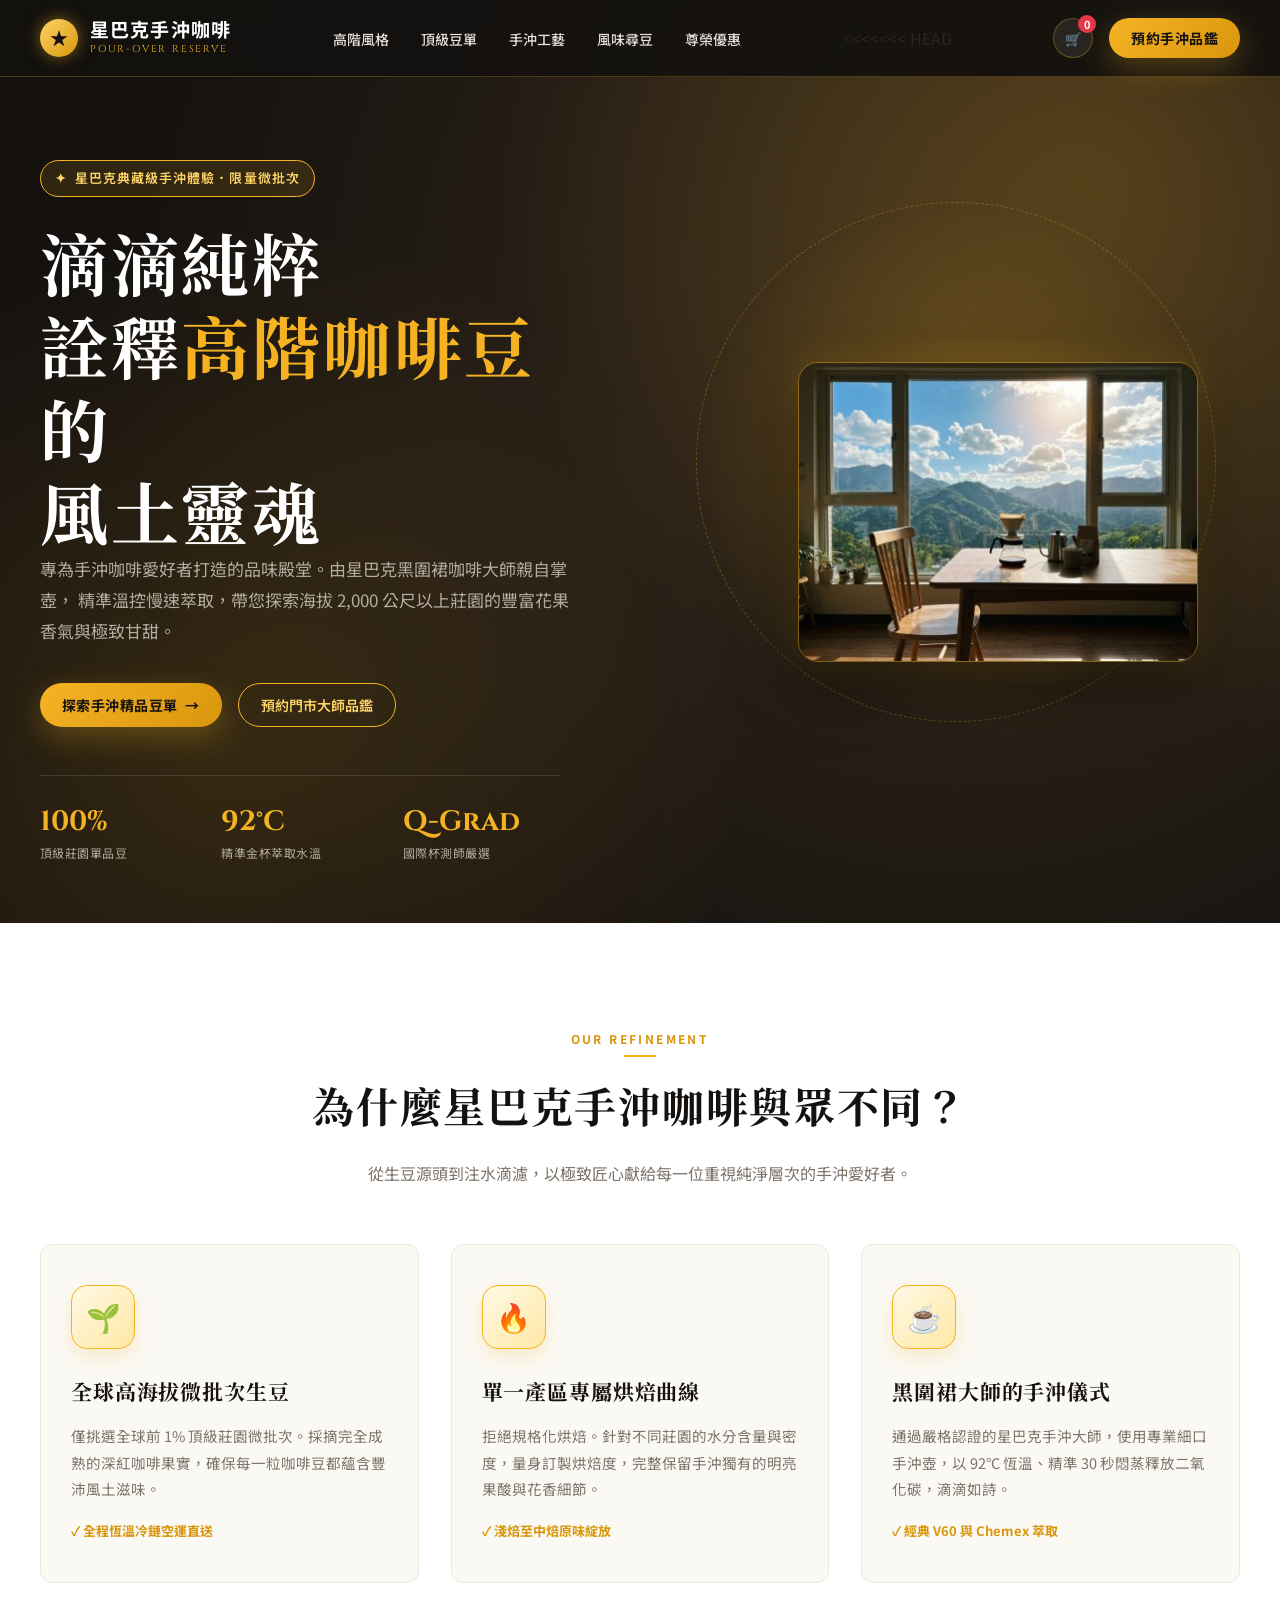
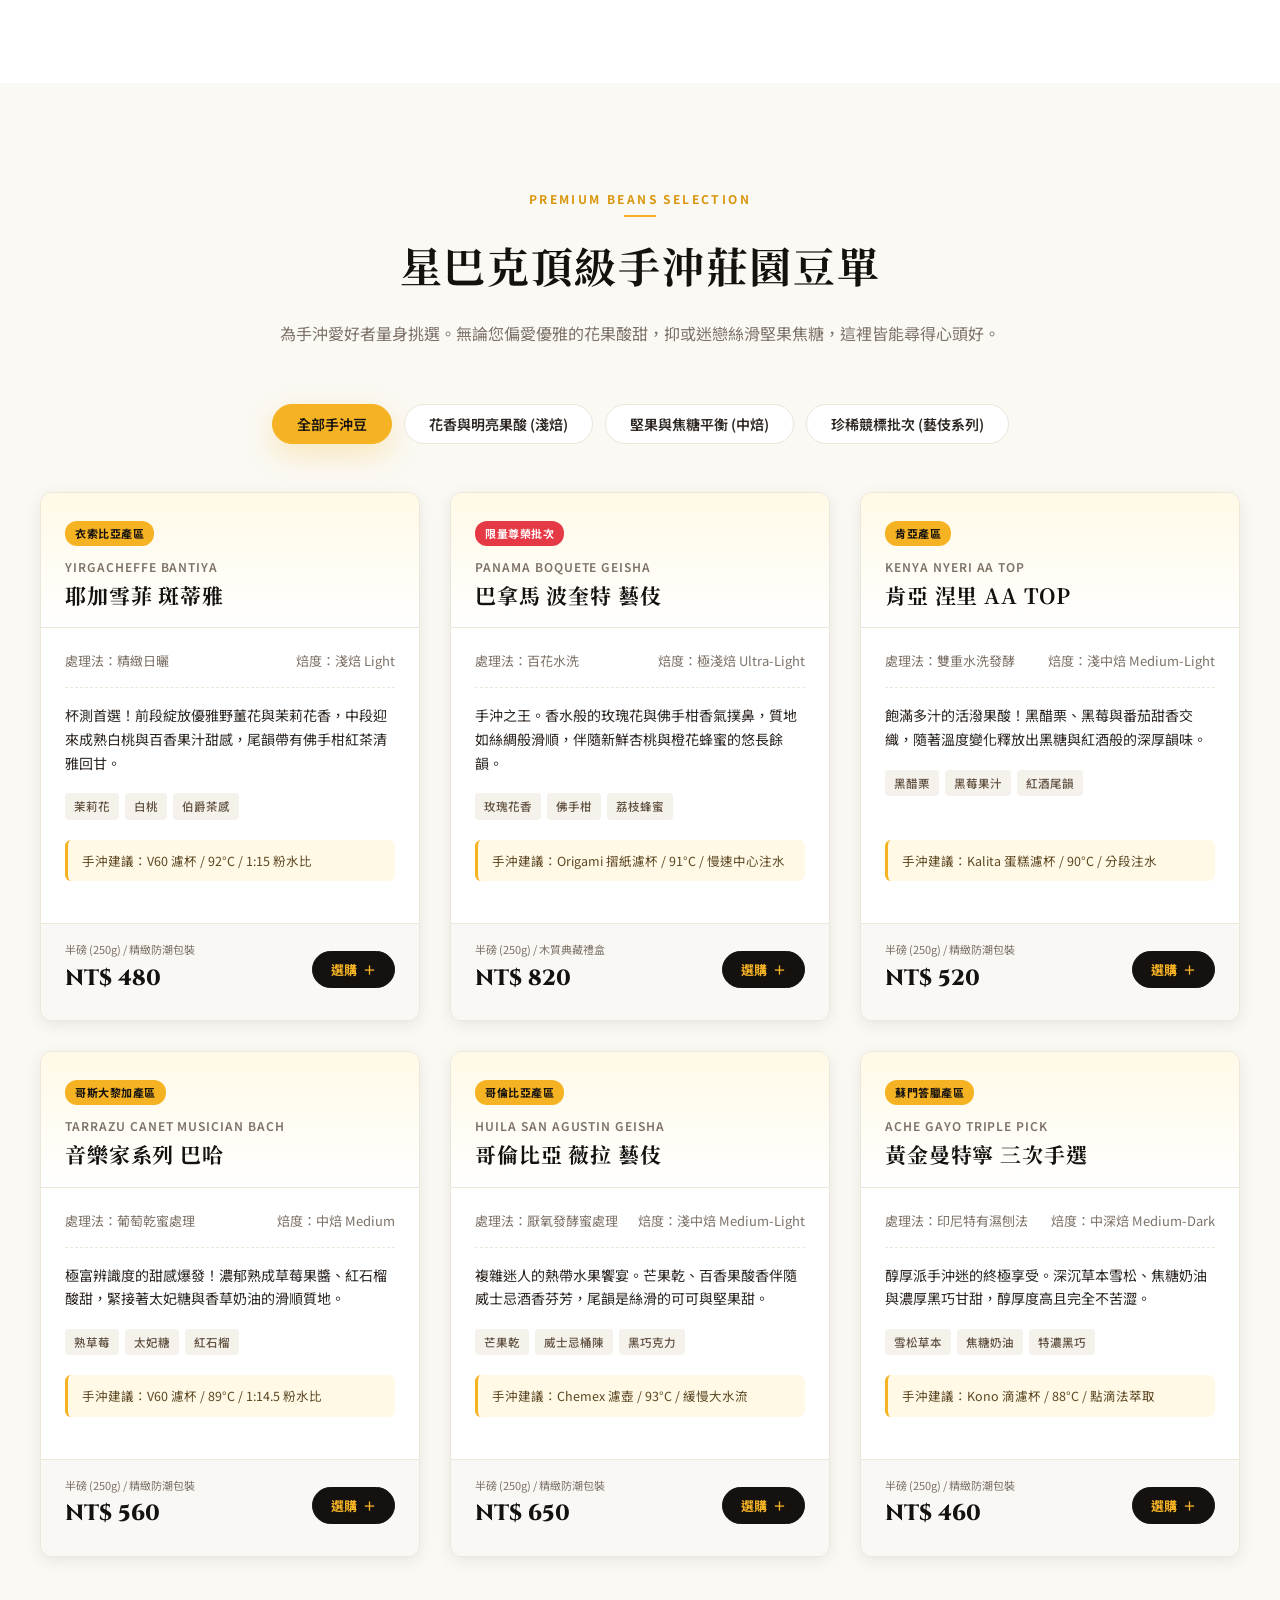
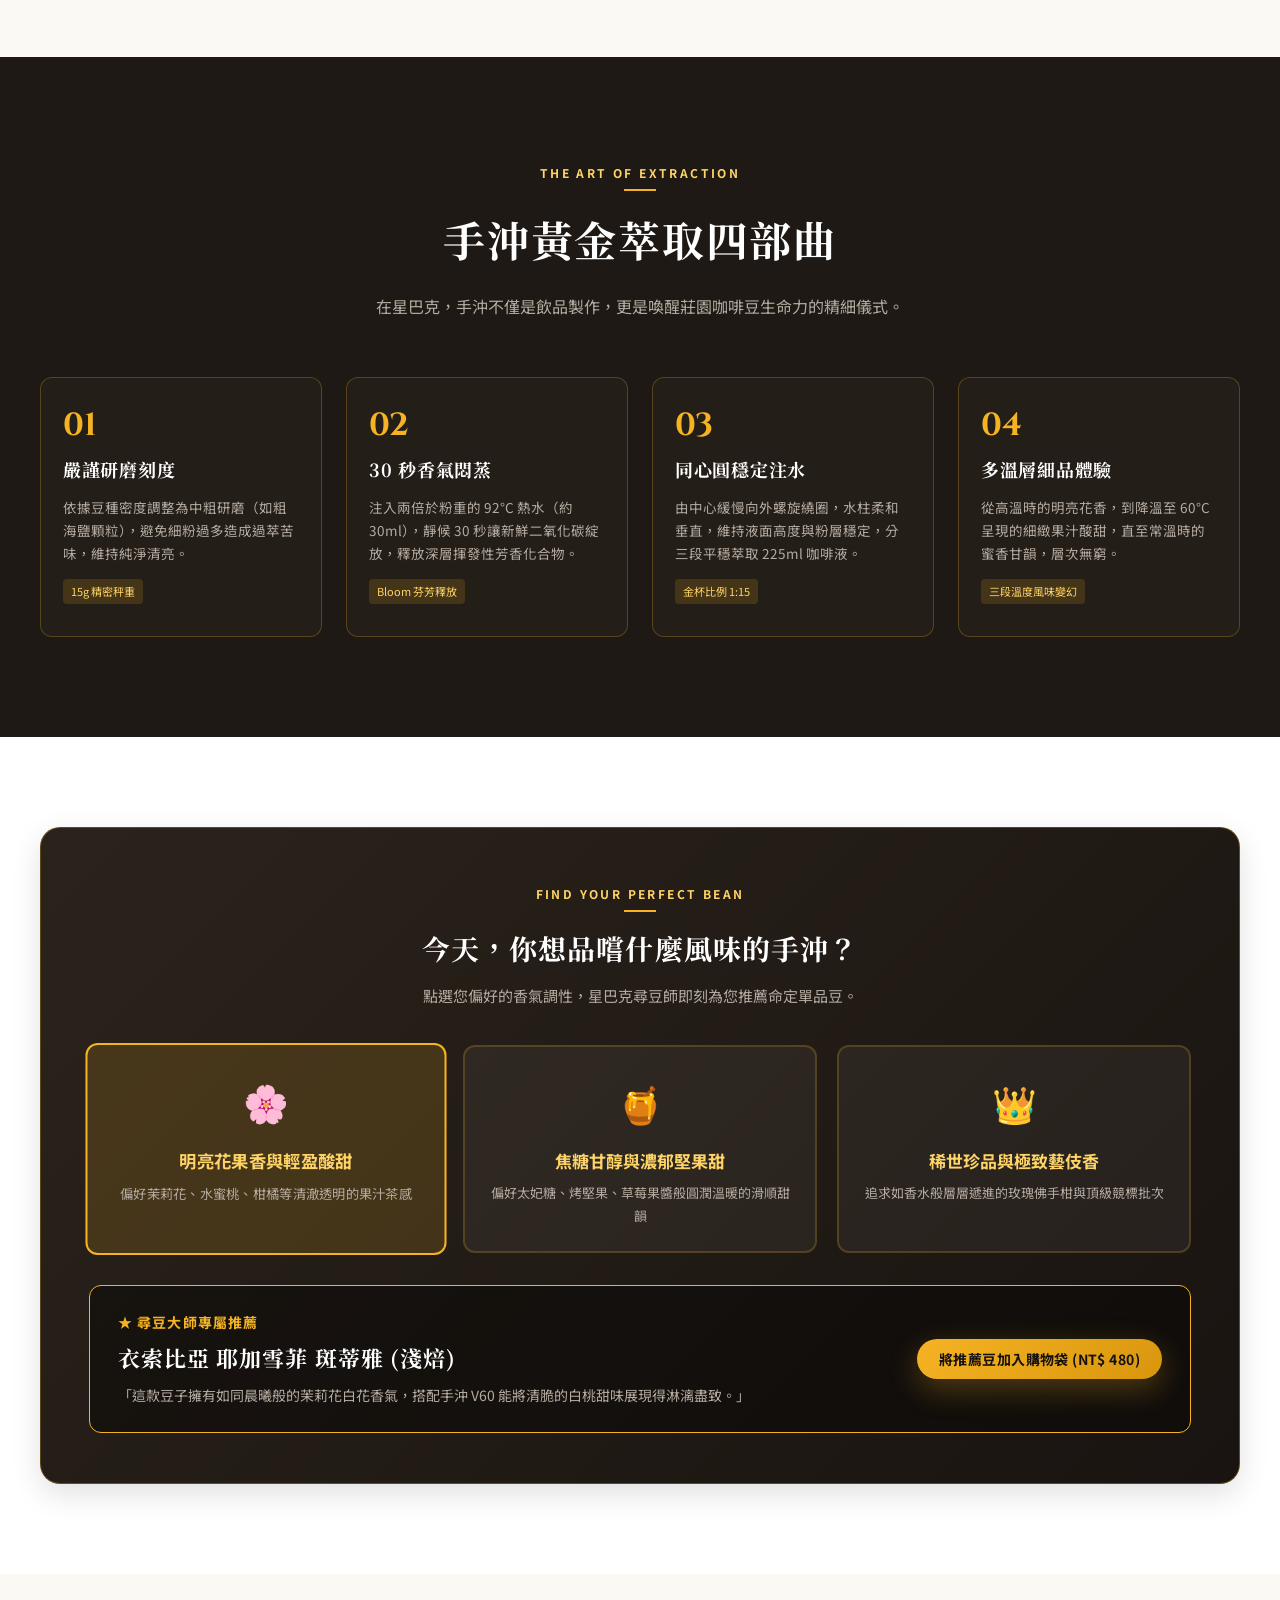
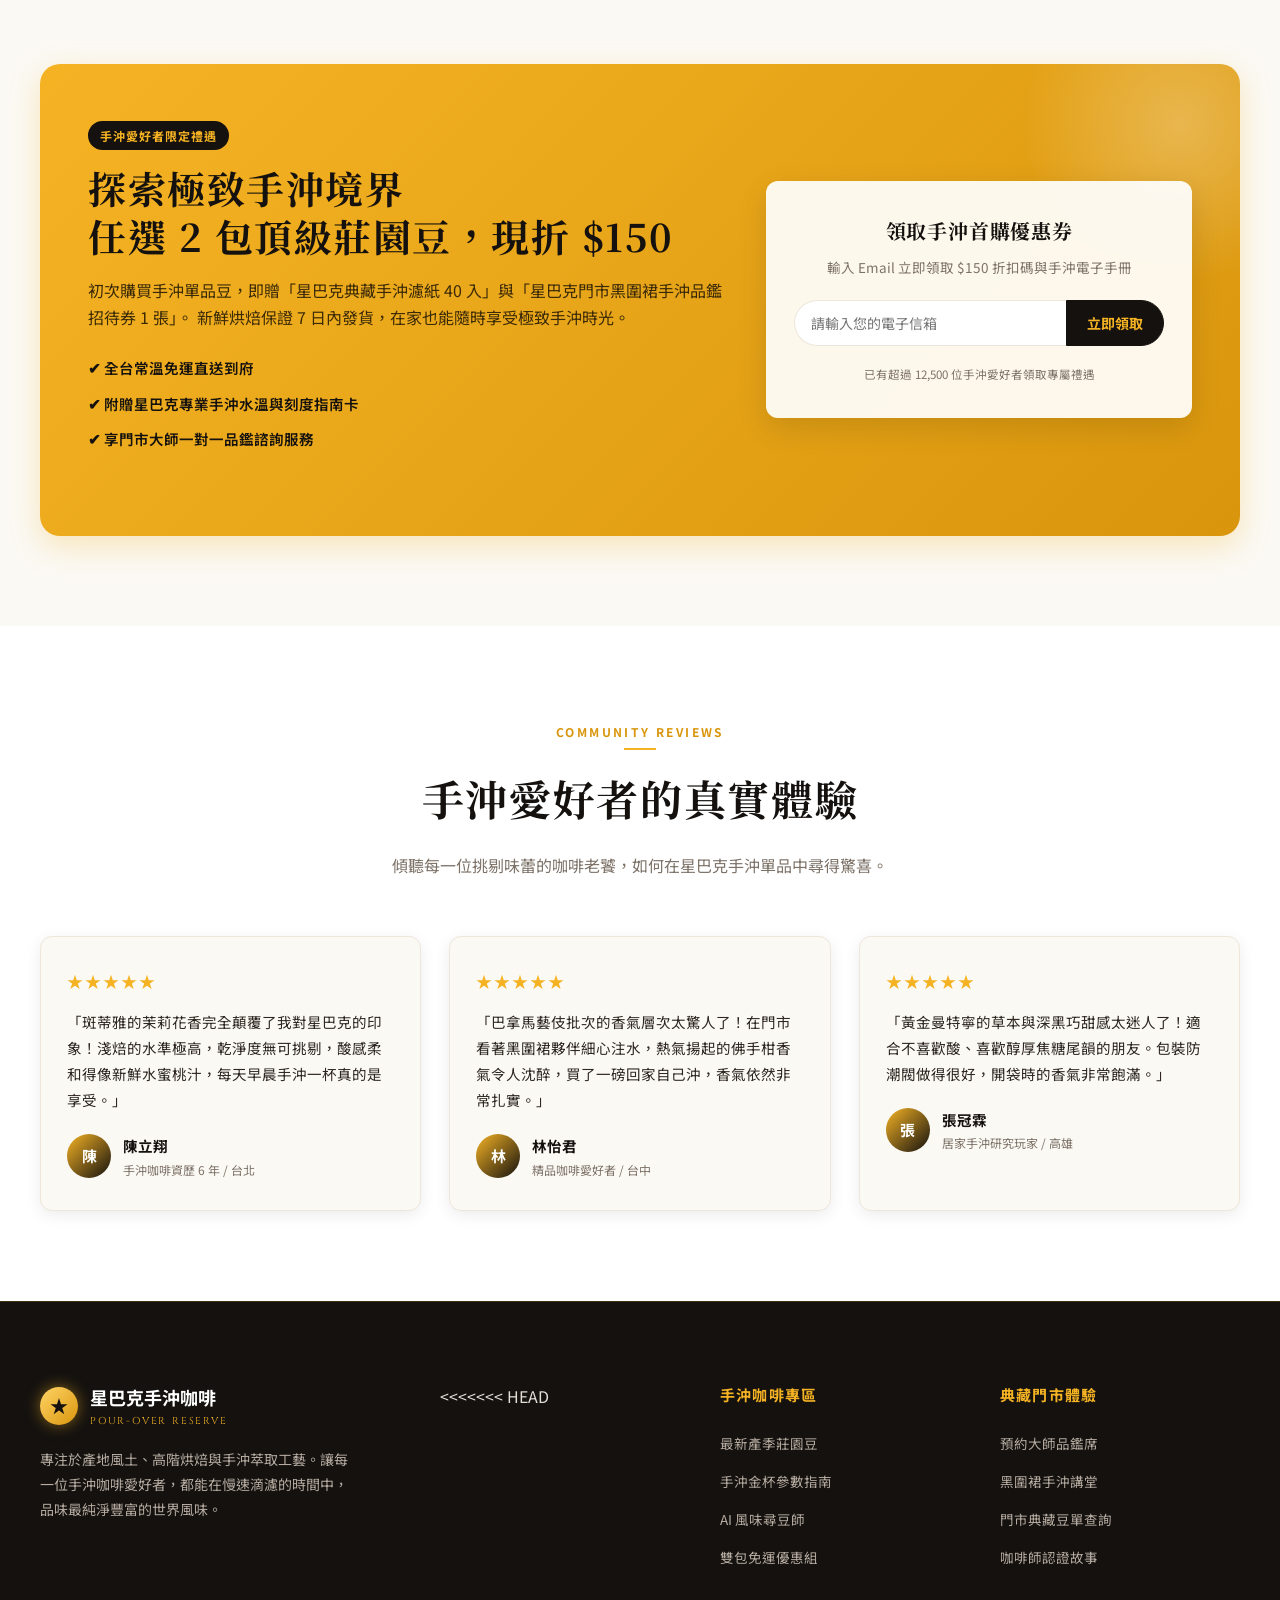
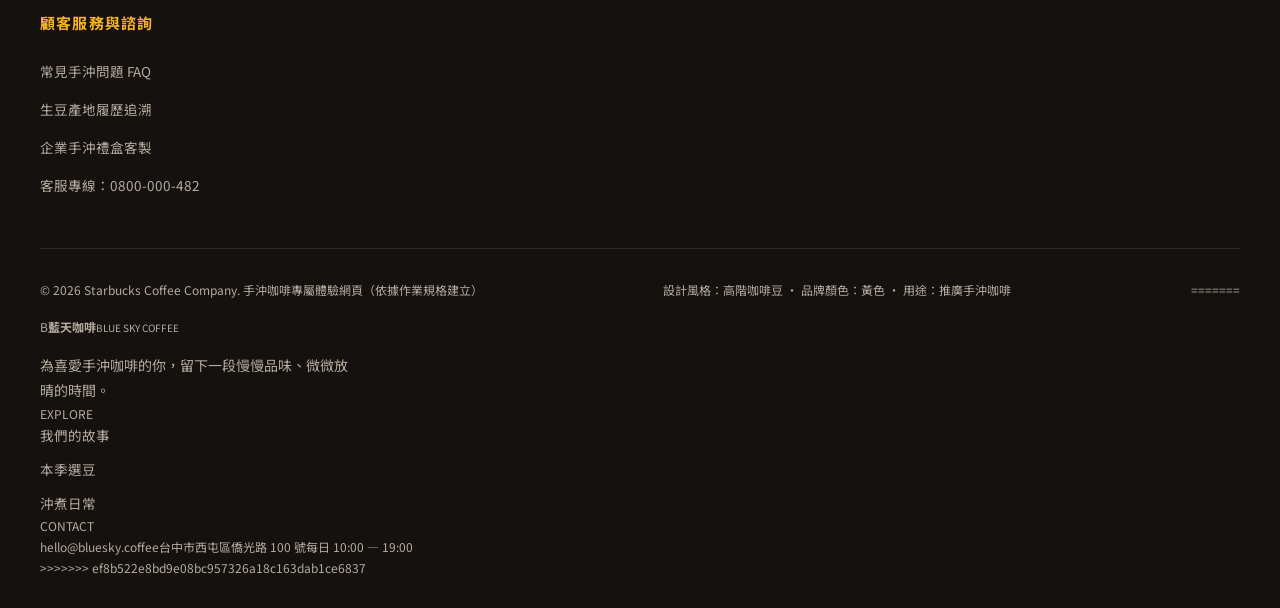
<file: onepage1/index.html>
<!DOCTYPE html>
<html lang="zh-Hant">
<head>
  <meta charset="UTF-8">
  <meta name="viewport" content="width=device-width, initial-scale=1.0">
  <meta name="description" content="星巴克手沖咖啡｜專為手沖咖啡愛好者打造的高階咖啡豆饗宴，嚴選全球頂級莊園單品豆，體驗純粹細緻的極致手沖風味。">
  <title>星巴克手沖咖啡｜頂級莊園單品豆．極致慢萃工藝</title>
  <link rel="preconnect" href="https://fonts.googleapis.com">
  <link rel="preconnect" href="https://fonts.gstatic.com" crossorigin>
  <link href="https://fonts.googleapis.com/css2?family=Cinzel:wght@600;700;800&family=Noto+Sans+TC:wght@300;400;500;600;700&family=Noto+Serif+TC:wght@500;600;700;900&display=swap" rel="stylesheet">
  <style>
    :root {
      /* 品牌核心色彩：黃色與高階咖啡色系 */
      --primary-yellow: #f5b324;
      --yellow-glow: #ffd466;
      --yellow-deep: #d9960d;
      --yellow-soft: #fff9e6;
      --yellow-tint: rgba(245, 179, 36, 0.12);
      
      /* 高階咖啡調性背景與文字 */
      --dark-espresso: #14110f;
      --dark-roast: #1e1915;
      --dark-card: #27211b;
      --dark-border: #3b322a;
      --cream-bg: #fbf9f4;
      --cream-card: #ffffff;
      --cream-border: #ede6da;
      --coffee-text: #2c2520;
      --text-muted: #7d7268;
      --text-light-muted: #b5aba0;
      
      --shadow-sm: 0 4px 16px rgba(0, 0, 0, 0.08);
      --shadow-md: 0 10px 30px rgba(0, 0, 0, 0.12);
      --shadow-gold: 0 10px 30px rgba(245, 179, 36, 0.28);
      --radius-sm: 6px;
      --radius-md: 12px;
      --radius-lg: 20px;
      --transition: all 0.3s cubic-bezier(0.25, 0.8, 0.25, 1);
    }

    * {
      box-sizing: border-box;
      margin: 0;
      padding: 0;
    }

    html {
      scroll-behavior: smooth;
    }

    body {
      font-family: "Noto Sans TC", -apple-system, BlinkMacSystemFont, sans-serif;
      color: var(--coffee-text);
      background-color: var(--cream-bg);
      line-height: 1.75;
      -webkit-font-smoothing: antialiased;
    }

    a {
      color: inherit;
      text-decoration: none;
      transition: var(--transition);
    }

    button, input, select {
      font-family: inherit;
    }

    .container {
      width: min(1200px, calc(100% - 48px));
      margin: 0 auto;
    }

    .serif-title {
      font-family: "Noto Serif TC", serif;
      font-weight: 700;
      letter-spacing: 0.04em;
    }

    .brand-en {
      font-family: "Cinzel", serif;
      letter-spacing: 0.12em;
    }

    /* 頂部導航欄 */
    .navbar {
      position: fixed;
      top: 0;
      left: 0;
      width: 100%;
      z-index: 1000;
      background: rgba(20, 17, 15, 0.94);
      backdrop-filter: blur(12px);
      border-bottom: 1px solid rgba(245, 179, 36, 0.25);
      transition: var(--transition);
    }

    .nav-inner {
      display: flex;
      align-items: center;
      justify-content: space-between;
      height: 76px;
    }

    .brand-logo {
      display: flex;
      align-items: center;
      gap: 12px;
      color: #ffffff;
    }

    .brand-badge {
      display: grid;
      place-items: center;
      width: 38px;
      height: 38px;
      background: linear-gradient(135deg, var(--yellow-glow), var(--yellow-deep));
      color: var(--dark-espresso);
      border-radius: 50%;
      font-weight: 800;
      font-size: 18px;
      box-shadow: 0 0 15px rgba(245, 179, 36, 0.5);
    }

    .brand-text h1 {
      font-size: 19px;
      font-weight: 700;
      color: #ffffff;
      letter-spacing: 0.06em;
      line-height: 1.2;
    }

    .brand-text small {
      display: block;
      font-size: 10px;
      color: var(--primary-yellow);
      letter-spacing: 0.18em;
      text-transform: uppercase;
    }

    .nav-menu {
      display: flex;
      align-items: center;
      gap: 32px;
      list-style: none;
    }

    .nav-link {
      font-size: 14px;
      font-weight: 500;
      color: #e5ded7;
      position: relative;
      padding: 6px 0;
    }

    .nav-link::after {
      content: "";
      position: absolute;
      bottom: 0;
      left: 0;
      width: 0;
      height: 2px;
      background: var(--primary-yellow);
      transition: var(--transition);
    }

    .nav-link:hover {
      color: var(--yellow-glow);
    }

    .nav-link:hover::after {
      width: 100%;
    }

    .nav-actions {
      display: flex;
      align-items: center;
      gap: 16px;
    }

    .btn-gold {
      display: inline-flex;
      align-items: center;
      justify-content: center;
      gap: 8px;
      background: linear-gradient(135deg, var(--primary-yellow), var(--yellow-deep));
      color: var(--dark-espresso);
      padding: 10px 22px;
      font-size: 14px;
      font-weight: 700;
      border-radius: 40px;
      border: none;
      cursor: pointer;
      box-shadow: var(--shadow-gold);
      transition: var(--transition);
      letter-spacing: 0.03em;
    }

    .btn-gold:hover {
      transform: translateY(-2px);
      box-shadow: 0 12px 30px rgba(245, 179, 36, 0.45);
      background: linear-gradient(135deg, #ffd77a, var(--primary-yellow));
    }

    .btn-outline-gold {
      display: inline-flex;
      align-items: center;
      justify-content: center;
      gap: 8px;
      background: transparent;
      color: var(--yellow-glow);
      padding: 10px 22px;
      font-size: 14px;
      font-weight: 600;
      border-radius: 40px;
      border: 1px solid var(--primary-yellow);
      cursor: pointer;
      transition: var(--transition);
    }

    .btn-outline-gold:hover {
      background: var(--yellow-tint);
      color: #ffffff;
      border-color: var(--yellow-glow);
    }

    .cart-indicator {
      position: relative;
      background: rgba(255, 255, 255, 0.08);
      border: 1px solid rgba(245, 179, 36, 0.3);
      color: var(--yellow-glow);
      width: 40px;
      height: 40px;
      border-radius: 50%;
      display: grid;
      place-items: center;
      cursor: pointer;
      transition: var(--transition);
    }

    .cart-indicator:hover {
      background: rgba(245, 179, 36, 0.2);
    }

    .cart-badge {
      position: absolute;
      top: -4px;
      right: -4px;
      background: #e63946;
      color: #fff;
      font-size: 11px;
      font-weight: 700;
      width: 18px;
      height: 18px;
      border-radius: 50%;
      display: grid;
      place-items: center;
    }

    .mobile-toggle {
      display: none;
      background: none;
      border: none;
      color: #fff;
      font-size: 26px;
      cursor: pointer;
    }

    /* Hero Section 首頁大視覺區 */
    .hero {
      position: relative;
      min-height: 100vh;
      background: radial-gradient(circle at 75% 35%, #362a1c 0%, var(--dark-espresso) 75%);
      color: #ffffff;
      padding-top: 100px;
      display: flex;
      align-items: center;
      overflow: hidden;
    }

    .hero::before {
      content: "";
      position: absolute;
      inset: 0;
      background-image: 
        radial-gradient(circle at 18% 80%, rgba(245, 179, 36, 0.15) 0%, transparent 40%),
        radial-gradient(circle at 85% 20%, rgba(245, 179, 36, 0.2) 0%, transparent 45%);
      pointer-events: none;
    }

    .hero-glow-circle {
      position: absolute;
      right: 5%;
      top: 50%;
      transform: translateY(-50%);
      width: 520px;
      height: 520px;
      border-radius: 50%;
      background: radial-gradient(circle, rgba(245, 179, 36, 0.18) 0%, rgba(245, 179, 36, 0.02) 65%, transparent 70%);
      border: 1px dashed rgba(245, 179, 36, 0.3);
      animation: rotateSlow 60s linear infinite;
    }

    @keyframes rotateSlow {
      from { transform: translateY(-50%) rotate(0deg); }
      to { transform: translateY(-50%) rotate(360deg); }
    }

    .hero-grid {
      display: grid;
      grid-template-columns: 1.15fr 0.85fr;
      gap: 60px;
      align-items: center;
      position: relative;
      z-index: 2;
      padding: 60px 0;
    }

    .hero-tag {
      display: inline-flex;
      align-items: center;
      gap: 8px;
      padding: 6px 14px;
      background: rgba(245, 179, 36, 0.12);
      border: 1px solid var(--primary-yellow);
      border-radius: 30px;
      color: var(--yellow-glow);
      font-size: 13px;
      font-weight: 600;
      letter-spacing: 0.08em;
      margin-bottom: 24px;
    }

    .hero-title {
      font-size: clamp(38px, 4.8vw, 62px);
      line-height: 1.22;
      margin-bottom: 22px;
      color: #ffffff;
    }

    .hero-title span.yellow {
      color: var(--primary-yellow);
      position: relative;
    }

    .hero-desc {
      font-size: 17px;
      line-height: 1.85;
      color: var(--text-light-muted);
      max-width: 540px;
      margin-bottom: 36px;
    }

    .hero-btn-group {
      display: flex;
      gap: 16px;
      flex-wrap: wrap;
      margin-bottom: 48px;
    }

    .hero-stats {
      display: grid;
      grid-template-columns: repeat(3, 1fr);
      gap: 24px;
      padding-top: 32px;
      border-top: 1px solid rgba(255, 255, 255, 0.12);
      max-width: 520px;
    }

    .stat-item h3 {
      font-family: "Cinzel", serif;
      font-size: 28px;
      color: var(--primary-yellow);
      line-height: 1;
      margin-bottom: 6px;
    }

    .stat-item p {
      font-size: 12px;
      color: var(--text-light-muted);
      letter-spacing: 0.04em;
    }

    /* Hero 右欄圖片規格 (Hero Visual Image) */
    .hero-visual {
      position: relative;
      display: flex;
      justify-content: center;
      align-items: center;
    }

    .hero-visual::before {
      content: "";
      position: absolute;
      width: 440px;
      height: 340px;
      border-radius: calc(var(--radius-lg) + 8px);
      background: radial-gradient(circle, rgba(245, 179, 36, 0.22) 0%, transparent 70%);
      pointer-events: none;
      z-index: 0;
    }

    .hero-img {
      position: relative;
      z-index: 1;
<<<<<<< HEAD
      width: 400px;
      height: 300px;
      object-fit: cover;
      border-radius: var(--radius-lg);
      border: 1px solid rgba(245, 179, 36, 0.4);
      box-shadow: 0 25px 60px rgba(0, 0, 0, 0.5), 0 0 35px rgba(245, 179, 36, 0.2);
      transition: var(--transition);
      display: block;
    }
=======
      display: grid;
      grid-template-columns: 1.02fr .98fr;
      gap: 45px;
      align-items: center;
      padding-top: 122px;
      padding-bottom: 72px;
    }
    .hero-content { max-width: 560px; }
    .hero .eyebrow { color: var(--sky); }
    .hero-title {
      max-width: 540px;
      margin: 0;
      font-family: "Noto Serif TC", serif;
      font-size: clamp(42px, 5.5vw, 68px);
      font-weight: 700;
      letter-spacing: .04em;
      line-height: 1.22;
    }
    .hero-title .sky-word { color: var(--sky); }
    .hero-lede { max-width: 490px; margin: 25px 0 0; color: rgba(255,255,255,.76); }
    .hero-actions { display: flex; flex-wrap: wrap; gap: 12px; margin-top: 32px; }
    .hero-meta { margin: 27px 0 0; color: var(--sky); font-size: 10px; font-weight: 700; letter-spacing: .18em; }
    .scroll-note { display: flex; align-items: center; gap: 10px; margin: 53px 0 0; color: rgba(255,255,255,.55); font-size: 9px; letter-spacing: .18em; }
    .scroll-note::before { width: 38px; height: 1px; background: rgba(255,255,255,.45); content: ""; }

    .hero-art {
      position: relative;
      width: min(100%, 400px);
      margin-left: auto;
    }
    .hero-photo {
      display: block;
      width: 400px;
      height: 300px;
      max-width: 100%;
      object-fit: cover;
      border-radius: 4px;
      box-shadow: 24px 24px 0 rgba(117,198,232,.13), var(--shadow);
    }
    .art-label {
      position: absolute;
      z-index: 3;
      right: -11px;
      top: 42%;
      display: grid;
      gap: 2px;
      padding: 10px 11px;
      border-left: 2px solid var(--sand);
      background: rgba(6,39,66,.86);
      color: #fff;
    }
    .art-label strong { font-family: "Playfair Display", serif; font-size: 22px; line-height: 1; }
    .art-label span { color: var(--sky); font-size: 9px; letter-spacing: .09em; }
    .art-label small { color: rgba(255,255,255,.72); font-size: 9px; }
>>>>>>> ef8b522e8bd9e08bc957326a18c163dab1ce6837

    .hero-img:hover {
      transform: translateY(-6px) scale(1.02);
      box-shadow: 0 30px 75px rgba(0, 0, 0, 0.65), 0 0 50px rgba(245, 179, 36, 0.4);
      border-color: var(--primary-yellow);
    }

    /* 區塊共通標題 */
    .section-header {
      text-align: center;
      max-width: 720px;
      margin: 0 auto 56px;
    }

    .section-eyebrow {
      display: inline-block;
      color: var(--yellow-deep);
      font-size: 12px;
      font-weight: 700;
      letter-spacing: 0.2em;
      text-transform: uppercase;
      margin-bottom: 12px;
      position: relative;
    }

    .section-eyebrow::after {
      content: "";
      display: block;
      width: 32px;
      height: 2px;
      background: var(--primary-yellow);
      margin: 6px auto 0;
    }

    .section-title {
      font-size: clamp(28px, 3.5vw, 42px);
      color: var(--dark-espresso);
      margin-bottom: 16px;
    }

    .section-subtitle {
      font-size: 16px;
      color: var(--text-muted);
      line-height: 1.8;
    }

    /* 品牌三大高階規格特色 (Features) */
    .features-section {
      padding: 100px 0;
      background: #ffffff;
      position: relative;
    }

    .features-grid {
      display: grid;
      grid-template-columns: repeat(3, 1fr);
      gap: 32px;
    }

    .feature-card {
      background: var(--cream-bg);
      border: 1px solid var(--cream-border);
      border-radius: var(--radius-md);
      padding: 40px 30px;
      transition: var(--transition);
      position: relative;
      overflow: hidden;
    }

    .feature-card:hover {
      transform: translateY(-6px);
      box-shadow: var(--shadow-md);
      border-color: var(--primary-yellow);
    }

    .feature-icon-box {
      width: 64px;
      height: 64px;
      border-radius: 16px;
      background: linear-gradient(135deg, var(--yellow-soft), #ffe8a3);
      border: 1px solid var(--primary-yellow);
      display: grid;
      place-items: center;
      font-size: 28px;
      margin-bottom: 24px;
      color: var(--dark-espresso);
      box-shadow: 0 8px 18px rgba(245, 179, 36, 0.2);
    }

    .feature-card h3 {
      font-size: 21px;
      color: var(--dark-espresso);
      margin-bottom: 14px;
    }

    .feature-card p {
      font-size: 14.5px;
      color: var(--text-muted);
      line-height: 1.8;
    }

    .feature-highlight {
      margin-top: 18px;
      font-size: 13px;
      font-weight: 700;
      color: var(--yellow-deep);
      display: flex;
      align-items: center;
      gap: 6px;
    }

    /* 頂級咖啡豆產品區 (Coffee Beans Menu) */
    .beans-section {
      padding: 100px 0;
      background: var(--cream-bg);
    }

    .filter-tabs {
      display: flex;
      justify-content: center;
      gap: 12px;
      margin-bottom: 48px;
      flex-wrap: wrap;
    }

    .filter-btn {
      padding: 9px 24px;
      background: #ffffff;
      border: 1px solid var(--cream-border);
      color: var(--coffee-text);
      border-radius: 30px;
      font-size: 14px;
      font-weight: 600;
      cursor: pointer;
      transition: var(--transition);
    }

    .filter-btn.active, .filter-btn:hover {
      background: var(--primary-yellow);
      color: var(--dark-espresso);
      border-color: var(--primary-yellow);
      box-shadow: var(--shadow-gold);
    }

    .beans-grid {
      display: grid;
      grid-template-columns: repeat(3, 1fr);
      gap: 30px;
    }

    .bean-card {
      background: #ffffff;
      border-radius: var(--radius-md);
      border: 1px solid var(--cream-border);
      overflow: hidden;
      box-shadow: var(--shadow-sm);
      transition: var(--transition);
      display: flex;
      flex-direction: column;
    }

    .bean-card:hover {
      transform: translateY(-8px);
      box-shadow: 0 16px 36px rgba(0, 0, 0, 0.1);
      border-color: var(--primary-yellow);
    }

    .bean-header {
      padding: 24px 24px 18px;
      background: linear-gradient(180deg, var(--yellow-soft) 0%, #ffffff 100%);
      border-bottom: 1px solid var(--cream-border);
      position: relative;
    }

    .bean-badge {
      display: inline-block;
      font-size: 11px;
      font-weight: 700;
      padding: 3px 10px;
      border-radius: 12px;
      background: var(--primary-yellow);
      color: var(--dark-espresso);
      letter-spacing: 0.05em;
      margin-bottom: 10px;
    }

    .bean-origin {
      font-size: 12px;
      font-weight: 600;
      color: var(--text-muted);
      letter-spacing: 0.08em;
      text-transform: uppercase;
    }

    .bean-name {
      font-size: 21px;
      color: var(--dark-espresso);
      margin-top: 4px;
      line-height: 1.35;
    }

    .bean-body {
      padding: 22px 24px;
      flex-grow: 1;
      display: flex;
      flex-direction: column;
    }

    .bean-process {
      display: flex;
      justify-content: space-between;
      font-size: 13px;
      color: var(--text-muted);
      padding-bottom: 14px;
      border-bottom: 1px dashed var(--cream-border);
      margin-bottom: 16px;
    }

    .bean-notes {
      font-size: 14px;
      color: var(--coffee-text);
      line-height: 1.7;
      margin-bottom: 18px;
    }

    .flavor-tags {
      display: flex;
      flex-wrap: wrap;
      gap: 6px;
      margin-bottom: 20px;
    }

    .tag-item {
      font-size: 11.5px;
      padding: 3px 9px;
      background: #f5f2eb;
      color: #635343;
      border-radius: 4px;
      font-weight: 500;
    }

    .brewing-param {
      background: var(--yellow-soft);
      padding: 10px 14px;
      border-radius: var(--radius-sm);
      border-left: 3px solid var(--primary-yellow);
      font-size: 12.5px;
      color: #5c4722;
      margin-top: auto;
      margin-bottom: 20px;
    }

    .bean-footer {
      padding: 16px 24px 22px;
      display: flex;
      align-items: center;
      justify-content: space-between;
      border-top: 1px solid var(--cream-border);
      background: #faf8f5;
    }

    .bean-price {
      display: flex;
      flex-direction: column;
    }

    .bean-price .unit {
      font-size: 11px;
      color: var(--text-muted);
    }

    .bean-price .amount {
      font-size: 22px;
      font-weight: 800;
      color: var(--dark-espresso);
      font-family: "Cinzel", serif;
    }

    .btn-buy {
      padding: 8px 18px;
      background: var(--dark-espresso);
      color: var(--primary-yellow);
      border: 1px solid var(--dark-espresso);
      border-radius: 20px;
      font-size: 13px;
      font-weight: 700;
      cursor: pointer;
      transition: var(--transition);
      display: inline-flex;
      align-items: center;
      gap: 6px;
    }

    .btn-buy:hover {
      background: var(--primary-yellow);
      color: var(--dark-espresso);
      border-color: var(--primary-yellow);
      box-shadow: 0 4px 12px rgba(245, 179, 36, 0.35);
    }

    /* 手沖工藝示範區 (Brewing Ritual) */
    .ritual-section {
      padding: 100px 0;
      background: var(--dark-roast);
      color: #ffffff;
      position: relative;
    }

    .ritual-section .section-title {
      color: #ffffff;
    }

    .ritual-section .section-subtitle {
      color: var(--text-light-muted);
    }

    .ritual-grid {
      display: grid;
      grid-template-columns: repeat(4, 1fr);
      gap: 24px;
    }

    .ritual-step {
      background: rgba(39, 33, 27, 0.7);
      border: 1px solid rgba(245, 179, 36, 0.25);
      border-radius: var(--radius-md);
      padding: 32px 22px;
      position: relative;
      transition: var(--transition);
    }

    .ritual-step:hover {
      border-color: var(--primary-yellow);
      transform: translateY(-5px);
      box-shadow: 0 10px 25px rgba(0,0,0,0.5);
    }

    .step-num {
      font-family: "Cinzel", serif;
      font-size: 32px;
      font-weight: 700;
      color: var(--primary-yellow);
      margin-bottom: 12px;
      line-height: 1;
    }

    .ritual-step h4 {
      font-size: 18px;
      margin-bottom: 10px;
      color: #ffffff;
    }

    .ritual-step p {
      font-size: 13.5px;
      color: var(--text-light-muted);
      line-height: 1.7;
    }

    .step-badge {
      display: inline-block;
      margin-top: 14px;
      font-size: 11px;
      color: var(--yellow-glow);
      background: rgba(245, 179, 36, 0.15);
      padding: 3px 8px;
      border-radius: 4px;
    }

    /* 互動式風味尋豆測驗 (Interactive Flavor Finder) */
    .finder-section {
      padding: 90px 0;
      background: #ffffff;
    }

    .finder-container {
      background: linear-gradient(135deg, #2b231b, #191411);
      border-radius: var(--radius-lg);
      padding: 50px 48px;
      color: #ffffff;
      border: 1px solid rgba(245, 179, 36, 0.3);
      box-shadow: var(--shadow-md);
    }

    .finder-header {
      text-align: center;
      margin-bottom: 36px;
    }

    .finder-header h3 {
      font-size: 28px;
      color: #ffffff;
      margin-bottom: 10px;
    }

    .finder-header p {
      font-size: 15px;
      color: var(--text-light-muted);
    }

    .flavor-options {
      display: grid;
      grid-template-columns: repeat(3, 1fr);
      gap: 20px;
      margin-bottom: 32px;
    }

    .flavor-option {
      background: rgba(255, 255, 255, 0.05);
      border: 2px solid rgba(245, 179, 36, 0.2);
      border-radius: var(--radius-md);
      padding: 24px 20px;
      text-align: center;
      cursor: pointer;
      transition: var(--transition);
    }

    .flavor-option:hover, .flavor-option.selected {
      border-color: var(--primary-yellow);
      background: rgba(245, 179, 36, 0.15);
      transform: scale(1.02);
    }

    .flavor-option .icon {
      font-size: 36px;
      margin-bottom: 12px;
      display: block;
    }

    .flavor-option h4 {
      font-size: 17px;
      color: var(--yellow-glow);
      margin-bottom: 6px;
    }

    .flavor-option p {
      font-size: 13px;
      color: var(--text-light-muted);
    }

    .finder-result {
      background: rgba(0, 0, 0, 0.4);
      border: 1px solid var(--primary-yellow);
      border-radius: var(--radius-md);
      padding: 24px 28px;
      display: flex;
      align-items: center;
      justify-content: space-between;
      gap: 24px;
      flex-wrap: wrap;
    }

    .result-info h4 {
      font-size: 14px;
      color: var(--primary-yellow);
      letter-spacing: 0.08em;
      margin-bottom: 4px;
    }

    .result-info h3 {
      font-size: 22px;
      color: #ffffff;
      margin-bottom: 6px;
    }

    .result-info p {
      font-size: 14px;
      color: var(--text-light-muted);
    }

    /* 尊榮優惠與消費轉化區 (VIP Promotion & Conversion CTA) */
    .promo-section {
      padding: 90px 0;
      background: var(--cream-bg);
    }

    .promo-card {
      background: linear-gradient(135deg, var(--primary-yellow), var(--yellow-deep));
      border-radius: var(--radius-lg);
      padding: 56px 48px;
      box-shadow: var(--shadow-gold);
      display: grid;
      grid-template-columns: 1.2fr 0.8fr;
      gap: 40px;
      align-items: center;
      color: var(--dark-espresso);
      position: relative;
      overflow: hidden;
    }

    .promo-card::before {
      content: "";
      position: absolute;
      top: -100px;
      right: -100px;
      width: 320px;
      height: 320px;
      background: radial-gradient(circle, rgba(255, 255, 255, 0.25), transparent 70%);
      border-radius: 50%;
    }

    .promo-badge {
      display: inline-block;
      background: var(--dark-espresso);
      color: var(--primary-yellow);
      font-size: 12px;
      font-weight: 700;
      padding: 4px 12px;
      border-radius: 20px;
      margin-bottom: 14px;
      letter-spacing: 0.08em;
    }

    .promo-title {
      font-size: clamp(28px, 3.2vw, 38px);
      line-height: 1.28;
      margin-bottom: 16px;
      color: var(--dark-espresso);
    }

    .promo-desc {
      font-size: 16px;
      line-height: 1.7;
      margin-bottom: 24px;
      color: #3b2a08;
    }

    .promo-perks {
      list-style: none;
      display: grid;
      gap: 10px;
      margin-bottom: 28px;
    }

    .promo-perks li {
      display: flex;
      align-items: center;
      gap: 10px;
      font-size: 14.5px;
      font-weight: 600;
    }

    .promo-action-box {
      background: rgba(255, 255, 255, 0.92);
      backdrop-filter: blur(8px);
      border-radius: var(--radius-md);
      padding: 32px 28px;
      text-align: center;
      box-shadow: var(--shadow-md);
    }

    .promo-action-box h4 {
      font-size: 20px;
      margin-bottom: 8px;
      color: var(--dark-espresso);
    }

    .promo-action-box p {
      font-size: 13.5px;
      color: var(--text-muted);
      margin-bottom: 20px;
    }

    .promo-input-group {
      display: flex;
      margin-bottom: 12px;
    }

    .promo-input-group input {
      flex: 1;
      padding: 12px 16px;
      border: 1px solid var(--cream-border);
      border-right: none;
      border-radius: 30px 0 0 30px;
      font-size: 14px;
      outline: none;
    }

    .promo-input-group button {
      padding: 12px 20px;
      background: var(--dark-espresso);
      color: var(--primary-yellow);
      border: 1px solid var(--dark-espresso);
      border-radius: 0 30px 30px 0;
      font-weight: 700;
      font-size: 14px;
      cursor: pointer;
      transition: var(--transition);
      white-space: nowrap;
    }

    .promo-input-group button:hover {
      background: #362c24;
    }

    .promo-note {
      font-size: 11.5px;
      color: var(--text-muted);
    }

    /* 手沖愛好者顧客迴響 (Reviews) */
    .reviews-section {
      padding: 90px 0;
      background: #ffffff;
    }

    .reviews-grid {
      display: grid;
      grid-template-columns: repeat(3, 1fr);
      gap: 28px;
    }

    .review-card {
      background: var(--cream-bg);
      border: 1px solid var(--cream-border);
      border-radius: var(--radius-md);
      padding: 30px 26px;
      box-shadow: var(--shadow-sm);
    }

    .stars {
      color: var(--primary-yellow);
      font-size: 16px;
      margin-bottom: 14px;
      letter-spacing: 2px;
    }

    .review-text {
      font-size: 14.5px;
      line-height: 1.8;
      color: var(--coffee-text);
      margin-bottom: 20px;
    }

    .reviewer {
      display: flex;
      align-items: center;
      gap: 12px;
    }

    .reviewer-avatar {
      width: 44px;
      height: 44px;
      border-radius: 50%;
      background: linear-gradient(135deg, var(--primary-yellow), var(--dark-espresso));
      color: #fff;
      display: grid;
      place-items: center;
      font-weight: 700;
      font-size: 15px;
    }

    .reviewer-info h5 {
      font-size: 14.5px;
      color: var(--dark-espresso);
    }

    .reviewer-info p {
      font-size: 12px;
      color: var(--text-muted);
    }

    /* 頁尾 Footer */
    .footer {
      background: var(--dark-espresso);
      color: #e5ded7;
      padding: 80px 0 30px;
      border-top: 1px solid rgba(245, 179, 36, 0.2);
    }

    .footer-top {
      display: grid;
      grid-template-columns: 1.5fr 1fr 1fr 1fr;
      gap: 40px;
      padding-bottom: 50px;
      border-bottom: 1px solid rgba(255, 255, 255, 0.1);
    }

    .footer-brand p {
      font-size: 14px;
      color: var(--text-light-muted);
      line-height: 1.8;
      margin-top: 16px;
      max-width: 320px;
    }

    .footer-col h5 {
      font-size: 15px;
      color: var(--primary-yellow);
      letter-spacing: 0.08em;
      margin-bottom: 20px;
      font-weight: 700;
    }

    .footer-links {
      list-style: none;
      display: grid;
      gap: 10px;
    }

    .footer-links a {
      font-size: 13.5px;
      color: var(--text-light-muted);
    }

    .footer-links a:hover {
      color: var(--yellow-glow);
      padding-left: 4px;
    }

    .footer-bottom {
      display: flex;
      justify-content: space-between;
      align-items: center;
      padding-top: 30px;
      font-size: 12px;
      color: var(--text-light-muted);
      flex-wrap: wrap;
      gap: 16px;
    }

    /* 預約品鑑彈窗 (Modal) */
    .modal-overlay {
      position: fixed;
      inset: 0;
      background: rgba(0, 0, 0, 0.75);
      backdrop-filter: blur(6px);
      z-index: 2000;
      display: grid;
      place-items: center;
      opacity: 0;
      pointer-events: none;
      transition: var(--transition);
      padding: 20px;
    }

    .modal-overlay.active {
      opacity: 1;
      pointer-events: auto;
    }

    .modal-content {
      background: #ffffff;
      border-radius: var(--radius-lg);
      width: min(540px, 100%);
      border: 1px solid var(--primary-yellow);
      box-shadow: 0 25px 60px rgba(0, 0, 0, 0.35);
      overflow: hidden;
      transform: translateY(20px);
      transition: var(--transition);
    }

    .modal-overlay.active .modal-content {
      transform: translateY(0);
    }

    .modal-header {
      background: var(--dark-espresso);
      color: #ffffff;
      padding: 24px 28px;
      position: relative;
      border-bottom: 2px solid var(--primary-yellow);
    }

    .modal-header h3 {
      font-size: 21px;
      color: var(--yellow-glow);
    }

    .modal-header p {
      font-size: 13px;
      color: var(--text-light-muted);
      margin-top: 4px;
    }

    .modal-close {
      position: absolute;
      top: 20px;
      right: 20px;
      background: none;
      border: none;
      color: #fff;
      font-size: 24px;
      cursor: pointer;
    }

    .modal-body {
      padding: 28px;
    }

    .form-group {
      margin-bottom: 18px;
    }

    .form-group label {
      display: block;
      font-size: 13px;
      font-weight: 600;
      color: var(--coffee-text);
      margin-bottom: 6px;
    }

    .form-group input, .form-group select {
      width: 100%;
      padding: 11px 14px;
      border: 1px solid var(--cream-border);
      border-radius: var(--radius-sm);
      font-size: 14px;
      outline: none;
      transition: var(--transition);
    }

    .form-group input:focus, .form-group select:focus {
      border-color: var(--primary-yellow);
      box-shadow: 0 0 0 3px rgba(245, 179, 36, 0.2);
    }

    .form-row {
      display: grid;
      grid-template-columns: 1fr 1fr;
      gap: 16px;
    }

    /* 懸浮 Toast 提示 */
    .toast {
      position: fixed;
      bottom: 28px;
      right: 28px;
      z-index: 3000;
      background: var(--dark-espresso);
      color: #ffffff;
      border-left: 4px solid var(--primary-yellow);
      padding: 16px 22px;
      border-radius: var(--radius-sm);
      box-shadow: 0 10px 30px rgba(0, 0, 0, 0.3);
      display: flex;
      align-items: center;
      gap: 12px;
      font-size: 14px;
      opacity: 0;
      transform: translateY(20px);
      pointer-events: none;
      transition: var(--transition);
    }

    .toast.show {
      opacity: 1;
      transform: translateY(0);
      pointer-events: auto;
    }

    .toast-icon {
      color: var(--primary-yellow);
      font-size: 20px;
    }

    /* 響應式斷點 (Responsive) */
    @media (max-width: 992px) {
      .hero-grid {
        grid-template-columns: 1fr;
        padding: 40px 0;
      }
      .hero-stats {
        max-width: 100%;
      }
      .hero-glow-circle {
        display: none;
      }
      .features-grid, .beans-grid, .ritual-grid, .reviews-grid {
        grid-template-columns: repeat(2, 1fr);
      }
      .promo-card {
        grid-template-columns: 1fr;
      }
      .footer-top {
        grid-template-columns: 1fr 1fr;
      }
      .flavor-options {
        grid-template-columns: 1fr;
      }
      .nav-links.open { max-height: 300px; }
      .nav-links a { padding: 12px 24px; border-top: 1px solid rgba(255,255,255,.1); }
      .nav-links .nav-cta { margin: 8px 24px 16px; padding: 9px 12px; text-align: center; }
      .hero { min-height: 710px; }
      .hero-grid { grid-template-columns: 1fr; gap: 17px; padding-top: 112px; }
      .hero-content { max-width: 640px; }
      .scroll-note { margin-top: 29px; }
      .hero-art { width: min(100%, 330px); margin: 0; }
      .hero-photo { width: 100%; max-width: 330px; height: auto; aspect-ratio: 4 / 3; }
      .coffee-grid { grid-template-columns: repeat(2, 1fr); }
      .coffee-card:nth-child(3) { grid-column: span 2; }
      .story-grid, .brew-grid { grid-template-columns: 1fr; }
      .story-visual { max-width: 520px; width: 100%; margin: auto; }
      .brew-art { max-width: 540px; width: 100%; margin: auto; }
      .footer-grid { grid-template-columns: 1fr 1fr; }
      .footer-brand { grid-column: 1 / -1; }
    }

    @media (max-width: 560px) {
      .wrap { width: calc(100% - 34px); }
      .navbar { min-height: 70px; }
      .brand-copy strong { font-size: 13px; }
      .hero { min-height: 680px; }
      .hero-grid { padding-top: 98px; padding-bottom: 34px; }
      .hero-title { font-size: 40px; }
      .hero-lede { margin-top: 16px; font-size: 14px; line-height: 1.7; }
      .hero-actions { margin-top: 23px; }
      .hero-actions .button { flex: 1; padding-inline: 13px; }
      .hero-meta { margin-top: 18px; }
      .hero-art { width: min(100%, 260px); }
      .hero-photo { width: 100%; max-width: 260px; height: auto; aspect-ratio: 4 / 3; }
      .art-label { display: none; }
      .story, .coffee, .brew, .visit { padding: 76px 0; }
      .story-seal { width: 245px; height: 245px; }
      .story-seal::before { margin-bottom: 8px; font-size: 54px; }
      .story-seal strong { font-size: 15px; }
      .story-visual { min-height: 315px; }
      .note-card { width: 185px; padding: 18px; }
      .note-card p:last-child { font-size: 14px; }
      .coffee-heading { display: block; margin-bottom: 30px; }
      .coffee-heading .section-copy { margin-top: 14px; }
      .coffee-grid { grid-template-columns: 1fr; }
      .coffee-card, .coffee-card:nth-child(3) { min-height: 330px; grid-column: auto; }
      .brew-art { min-height: 310px; }
      .pour-rings { width: 185px; height: 185px; }
      .v60 { transform: translate(-50%,-28%) scale(.82); }
      .subscribe-form { display: grid; gap: 6px; padding: 5px; }
      .subscribe-form input, .subscribe-form button { width: 100%; }
      .footer-grid { grid-template-columns: 1fr; gap: 32px; }
      .footer-brand { grid-column: auto; }
      .footer-bottom { display: grid; gap: 9px; }
    }

    @media (prefers-reduced-motion: reduce) {
      html { scroll-behavior: auto; }
      *, *::before, *::after { transition-duration: .01ms !important; animation-duration: .01ms !important; animation-iteration-count: 1 !important; }
      .reveal { opacity: 1; transform: none; }
    }
  </style>
</head>
<body>

  <!-- 頂部導覽列 -->
  <nav class="navbar" id="navbar">
    <div class="container nav-inner">
      <a href="#home" class="brand-logo">
        <div class="brand-badge">★</div>
        <div class="brand-text">
          <h1>星巴克手沖咖啡</h1>
          <small class="brand-en">Pour-Over Reserve</small>
        </div>
      </a>

      <ul class="nav-menu" id="navMenu">
        <li><a href="#features" class="nav-link">高階風格</a></li>
        <li><a href="#beans" class="nav-link">頂級豆單</a></li>
        <li><a href="#ritual" class="nav-link">手沖工藝</a></li>
        <li><a href="#finder" class="nav-link">風味尋豆</a></li>
        <li><a href="#vip" class="nav-link">尊榮優惠</a></li>
      </ul>

<<<<<<< HEAD
      <div class="nav-actions">
        <button class="cart-indicator" id="cartBtn" title="查看手沖購物袋">
          🛒
          <span class="cart-badge" id="cartCount">0</span>
        </button>
        <button class="btn-gold" id="openReserveModalBtn">
          <span>預約手沖品鑑</span>
        </button>
        <button class="mobile-toggle" id="mobileToggle" aria-label="切換選單">☰</button>
      </div>
    </div>
  </nav>

  <!-- 首頁大視覺區 (Hero) -->
  <section class="hero" id="home">
    <div class="hero-glow-circle"></div>
    <div class="container hero-grid">
      <div class="hero-content">
        <div class="hero-tag">
          <span>✦</span>
          <span>星巴克典藏級手沖體驗．限量微批次</span>
        </div>
        <h2 class="serif-title hero-title">
          滴滴純粹<br>
          詮釋<span class="yellow">高階咖啡豆</span>的<br>
          風土靈魂
        </h2>
        <p class="hero-desc">
          專為手沖咖啡愛好者打造的品味殿堂。由星巴克黑圍裙咖啡大師親自掌壺，
          精準溫控慢速萃取，帶您探索海拔 2,000 公尺以上莊園的豐富花果香氣與極致甘甜。
        </p>
        <div class="hero-btn-group">
          <a href="#beans" class="btn-gold">
            <span>探索手沖精品豆單</span>
            <span>→</span>
          </a>
          <button class="btn-outline-gold" onclick="openModal('耶加雪菲 斑蒂雅')">
            <span>預約門市大師品鑑</span>
          </button>
        </div>
        <div class="hero-stats">
          <div class="stat-item">
            <h3>100%</h3>
            <p>頂級莊園單品豆</p>
          </div>
          <div class="stat-item">
            <h3>92°C</h3>
            <p>精準金杯萃取水溫</p>
          </div>
          <div class="stat-item">
            <h3>Q-Grad</h3>
            <p>國際杯測師嚴選</p>
          </div>
        </div>
      </div>

      <!-- 右欄圖片 -->
      <div class="hero-visual">
        <img src="images/hero.jpg" alt="星巴克手沖咖啡職人慢萃" class="hero-img" width="400" height="300">
      </div>
    </div>
  </section>

  <!-- 品牌三大高階規格特色 (Features) -->
  <section class="features-section" id="features">
    <div class="container">
      <div class="section-header">
        <span class="section-eyebrow">OUR REFINEMENT</span>
        <h2 class="serif-title section-title">為什麼星巴克手沖咖啡與眾不同？</h2>
        <p class="section-subtitle">
          從生豆源頭到注水滴濾，以極致匠心獻給每一位重視純淨層次的手沖愛好者。
        </p>
      </div>

      <div class="features-grid">
        <div class="feature-card">
          <div class="feature-icon-box">🌱</div>
          <h3 class="serif-title">全球高海拔微批次生豆</h3>
          <p>
            僅挑選全球前 1% 頂級莊園微批次。採摘完全成熟的深紅咖啡果實，確保每一粒咖啡豆都蘊含豐沛風土滋味。
          </p>
          <div class="feature-highlight">
            <span>✓ 全程恆溫冷鏈空運直送</span>
          </div>
        </div>

        <div class="feature-card">
          <div class="feature-icon-box">🔥</div>
          <h3 class="serif-title">單一產區專屬烘焙曲線</h3>
          <p>
            拒絕規格化烘焙。針對不同莊園的水分含量與密度，量身訂製烘焙度，完整保留手沖獨有的明亮果酸與花香細節。
          </p>
          <div class="feature-highlight">
            <span>✓ 淺焙至中焙原味綻放</span>
          </div>
        </div>

        <div class="feature-card">
          <div class="feature-icon-box">☕</div>
          <h3 class="serif-title">黑圍裙大師的手沖儀式</h3>
          <p>
            通過嚴格認證的星巴克手沖大師，使用專業細口手沖壺，以 92°C 恆溫、精準 30 秒悶蒸釋放二氧化碳，滴滴如詩。
          </p>
          <div class="feature-highlight">
            <span>✓ 經典 V60 與 Chemex 萃取</span>
          </div>
        </div>
      </div>
    </div>
  </section>

  <!-- 頂級咖啡豆產品區 (Coffee Beans Menu) -->
  <section class="beans-section" id="beans">
    <div class="container">
      <div class="section-header">
        <span class="section-eyebrow">PREMIUM BEANS SELECTION</span>
        <h2 class="serif-title section-title">星巴克頂級手沖莊園豆單</h2>
        <p class="section-subtitle">
          為手沖愛好者量身挑選。無論您偏愛優雅的花果酸甜，抑或迷戀絲滑堅果焦糖，這裡皆能尋得心頭好。
        </p>
      </div>

      <!-- 分類標籤篩選 -->
      <div class="filter-tabs">
        <button class="filter-btn active" data-filter="all">全部手沖豆</button>
        <button class="filter-btn" data-filter="light">花香與明亮果酸 (淺焙)</button>
        <button class="filter-btn" data-filter="medium">堅果與焦糖平衡 (中焙)</button>
        <button class="filter-btn" data-filter="rare">珍稀競標批次 (藝伎系列)</button>
      </div>

      <!-- 咖啡豆清單 -->
      <div class="beans-grid" id="beansContainer">
        <!-- 豆款 1 -->
        <div class="bean-card" data-category="light">
          <div class="bean-header">
            <span class="bean-badge">衣索比亞產區</span>
            <div class="bean-origin">Yirgacheffe Bantiya</div>
            <h3 class="serif-title bean-name">耶加雪菲 斑蒂雅</h3>
          </div>
          <div class="bean-body">
            <div class="bean-process">
              <span>處理法：精緻日曬</span>
              <span>焙度：淺焙 Light</span>
            </div>
            <p class="bean-notes">
              杯測首選！前段綻放優雅野薑花與茉莉花香，中段迎來成熟白桃與百香果汁甜感，尾韻帶有佛手柑紅茶清雅回甘。
            </p>
            <div class="flavor-tags">
              <span class="tag-item">茉莉花</span>
              <span class="tag-item">白桃</span>
              <span class="tag-item">伯爵茶感</span>
            </div>
            <div class="brewing-param">
              手沖建議：V60 濾杯 / 92°C / 1:15 粉水比
            </div>
          </div>
          <div class="bean-footer">
            <div class="bean-price">
              <span class="unit">半磅 (250g) / 精緻防潮包裝</span>
              <span class="amount">NT$ 480</span>
            </div>
            <button class="btn-buy" onclick="addToCart('耶加雪菲 斑蒂雅', 480)">
              <span>選購</span>
              <span>＋</span>
            </button>
          </div>
        </div>

        <!-- 豆款 2 -->
        <div class="bean-card" data-category="rare">
          <div class="bean-header">
            <span class="bean-badge" style="background:#e63946;color:#fff;">限量尊榮批次</span>
            <div class="bean-origin">Panama Boquete Geisha</div>
            <h3 class="serif-title bean-name">巴拿馬 波奎特 藝伎</h3>
          </div>
          <div class="bean-body">
            <div class="bean-process">
              <span>處理法：百花水洗</span>
              <span>焙度：極淺焙 Ultra-Light</span>
            </div>
            <p class="bean-notes">
              手沖之王。香水般的玫瑰花與佛手柑香氣撲鼻，質地如絲綢般滑順，伴隨新鮮杏桃與橙花蜂蜜的悠長餘韻。
            </p>
            <div class="flavor-tags">
              <span class="tag-item">玫瑰花香</span>
              <span class="tag-item">佛手柑</span>
              <span class="tag-item">荔枝蜂蜜</span>
            </div>
            <div class="brewing-param">
              手沖建議：Origami 摺紙濾杯 / 91°C / 慢速中心注水
            </div>
          </div>
          <div class="bean-footer">
            <div class="bean-price">
              <span class="unit">半磅 (250g) / 木質典藏禮盒</span>
              <span class="amount">NT$ 820</span>
            </div>
            <button class="btn-buy" onclick="addToCart('巴拿馬 藝伎', 820)">
              <span>選購</span>
              <span>＋</span>
            </button>
          </div>
        </div>

        <!-- 豆款 3 -->
        <div class="bean-card" data-category="light">
          <div class="bean-header">
            <span class="bean-badge">肯亞產區</span>
            <div class="bean-origin">Kenya Nyeri AA Top</div>
            <h3 class="serif-title bean-name">肯亞 涅里 AA TOP</h3>
          </div>
          <div class="bean-body">
            <div class="bean-process">
              <span>處理法：雙重水洗發酵</span>
              <span>焙度：淺中焙 Medium-Light</span>
            </div>
            <p class="bean-notes">
              飽滿多汁的活潑果酸！黑醋栗、黑莓與番茄甜香交織，隨著溫度變化釋放出黑糖與紅酒般的深厚韻味。
            </p>
            <div class="flavor-tags">
              <span class="tag-item">黑醋栗</span>
              <span class="tag-item">黑莓果汁</span>
              <span class="tag-item">紅酒尾韻</span>
            </div>
            <div class="brewing-param">
              手沖建議：Kalita 蛋糕濾杯 / 90°C / 分段注水
            </div>
          </div>
          <div class="bean-footer">
            <div class="bean-price">
              <span class="unit">半磅 (250g) / 精緻防潮包裝</span>
              <span class="amount">NT$ 520</span>
            </div>
            <button class="btn-buy" onclick="addToCart('肯亞 涅里 AA TOP', 520)">
              <span>選購</span>
              <span>＋</span>
            </button>
          </div>
        </div>

        <!-- 豆款 4 -->
        <div class="bean-card" data-category="medium">
          <div class="bean-header">
            <span class="bean-badge">哥斯大黎加產區</span>
            <div class="bean-origin">Tarrazu Canet Musician Bach</div>
            <h3 class="serif-title bean-name">音樂家系列 巴哈</h3>
          </div>
          <div class="bean-body">
            <div class="bean-process">
              <span>處理法：葡萄乾蜜處理</span>
              <span>焙度：中焙 Medium</span>
            </div>
            <p class="bean-notes">
              極富辨識度的甜感爆發！濃郁熟成草莓果醬、紅石榴酸甜，緊接著太妃糖與香草奶油的滑順質地。
            </p>
            <div class="flavor-tags">
              <span class="tag-item">熟草莓</span>
              <span class="tag-item">太妃糖</span>
              <span class="tag-item">紅石榴</span>
            </div>
            <div class="brewing-param">
              手沖建議：V60 濾杯 / 89°C / 1:14.5 粉水比
            </div>
          </div>
          <div class="bean-footer">
            <div class="bean-price">
              <span class="unit">半磅 (250g) / 精緻防潮包裝</span>
              <span class="amount">NT$ 560</span>
            </div>
            <button class="btn-buy" onclick="addToCart('音樂家系列 巴哈', 560)">
              <span>選購</span>
              <span>＋</span>
            </button>
          </div>
        </div>

        <!-- 豆款 5 -->
        <div class="bean-card" data-category="medium rare">
          <div class="bean-header">
            <span class="bean-badge">哥倫比亞產區</span>
            <div class="bean-origin">Huila San Agustin Geisha</div>
            <h3 class="serif-title bean-name">哥倫比亞 薇拉 藝伎</h3>
          </div>
          <div class="bean-body">
            <div class="bean-process">
              <span>處理法：厭氧發酵蜜處理</span>
              <span>焙度：淺中焙 Medium-Light</span>
            </div>
            <p class="bean-notes">
              複雜迷人的熱帶水果饗宴。芒果乾、百香果酸香伴隨威士忌酒香芬芳，尾韻是絲滑的可可與堅果甜。
            </p>
            <div class="flavor-tags">
              <span class="tag-item">芒果乾</span>
              <span class="tag-item">威士忌桶陳</span>
              <span class="tag-item">黑巧克力</span>
            </div>
            <div class="brewing-param">
              手沖建議：Chemex 濾壺 / 93°C / 緩慢大水流
            </div>
          </div>
          <div class="bean-footer">
            <div class="bean-price">
              <span class="unit">半磅 (250g) / 精緻防潮包裝</span>
              <span class="amount">NT$ 650</span>
            </div>
            <button class="btn-buy" onclick="addToCart('哥倫比亞 薇拉 藝伎', 650)">
              <span>選購</span>
              <span>＋</span>
            </button>
          </div>
        </div>

        <!-- 豆款 6 -->
        <div class="bean-card" data-category="medium">
          <div class="bean-header">
            <span class="bean-badge">蘇門答臘產區</span>
            <div class="bean-origin">Ache Gayo Triple Pick</div>
            <h3 class="serif-title bean-name">黃金曼特寧 三次手選</h3>
          </div>
          <div class="bean-body">
            <div class="bean-process">
              <span>處理法：印尼特有濕刨法</span>
              <span>焙度：中深焙 Medium-Dark</span>
            </div>
            <p class="bean-notes">
              醇厚派手沖迷的終極享受。深沉草本雪松、焦糖奶油與濃厚黑巧甘甜，醇厚度高且完全不苦澀。
            </p>
            <div class="flavor-tags">
              <span class="tag-item">雪松草本</span>
              <span class="tag-item">焦糖奶油</span>
              <span class="tag-item">特濃黑巧</span>
            </div>
            <div class="brewing-param">
              手沖建議：Kono 滴濾杯 / 88°C / 點滴法萃取
            </div>
          </div>
          <div class="bean-footer">
            <div class="bean-price">
              <span class="unit">半磅 (250g) / 精緻防潮包裝</span>
              <span class="amount">NT$ 460</span>
            </div>
            <button class="btn-buy" onclick="addToCart('黃金曼特寧 三次手選', 460)">
              <span>選購</span>
              <span>＋</span>
            </button>
          </div>
        </div>
      </div>
    </div>
  </section>

  <!-- 手沖工藝示範區 (Brewing Ritual) -->
  <section class="ritual-section" id="ritual">
    <div class="container">
      <div class="section-header">
        <span class="section-eyebrow" style="color:var(--yellow-glow);">THE ART OF EXTRACTION</span>
        <h2 class="serif-title section-title">手沖黃金萃取四部曲</h2>
        <p class="section-subtitle">
          在星巴克，手沖不僅是飲品製作，更是喚醒莊園咖啡豆生命力的精細儀式。
        </p>
      </div>

      <div class="ritual-grid">
        <div class="ritual-step">
          <div class="step-num">01</div>
          <h4 class="serif-title">嚴謹研磨刻度</h4>
          <p>
            依據豆種密度調整為中粗研磨（如粗海鹽顆粒），避免細粉過多造成過萃苦味，維持純淨清亮。
          </p>
          <span class="step-badge">15g 精密秤重</span>
        </div>

        <div class="ritual-step">
          <div class="step-num">02</div>
          <h4 class="serif-title">30 秒香氣悶蒸</h4>
          <p>
            注入兩倍於粉重的 92°C 熱水（約 30ml），靜候 30 秒讓新鮮二氧化碳綻放，釋放深層揮發性芳香化合物。
          </p>
          <span class="step-badge">Bloom 芬芳釋放</span>
        </div>

        <div class="ritual-step">
          <div class="step-num">03</div>
          <h4 class="serif-title">同心圓穩定注水</h4>
          <p>
            由中心緩慢向外螺旋繞圈，水柱柔和垂直，維持液面高度與粉層穩定，分三段平穩萃取 225ml 咖啡液。
          </p>
          <span class="step-badge">金杯比例 1:15</span>
        </div>

        <div class="ritual-step">
          <div class="step-num">04</div>
          <h4 class="serif-title">多溫層細品體驗</h4>
          <p>
            從高溫時的明亮花香，到降溫至 60°C 呈現的細緻果汁酸甜，直至常溫時的蜜香甘韻，層次無窮。
          </p>
          <span class="step-badge">三段溫度風味變幻</span>
        </div>
      </div>
    </div>
  </section>

  <!-- 互動式風味尋豆測驗 (Interactive Flavor Finder) -->
  <section class="finder-section" id="finder">
    <div class="container">
      <div class="finder-container">
        <div class="finder-header">
          <span class="section-eyebrow" style="color:var(--yellow-glow);">FIND YOUR PERFECT BEAN</span>
          <h3 class="serif-title">今天，你想品嚐什麼風味的手沖？</h3>
          <p>點選您偏好的香氣調性，星巴克尋豆師即刻為您推薦命定單品豆。</p>
        </div>

        <div class="flavor-options">
          <div class="flavor-option selected" data-result="light" onclick="selectFlavor(this, 'light')">
            <span class="icon">🌸</span>
            <h4>明亮花果香與輕盈酸甜</h4>
            <p>偏好茉莉花、水蜜桃、柑橘等清澈透明的果汁茶感</p>
          </div>
          <div class="flavor-option" data-result="medium" onclick="selectFlavor(this, 'medium')">
            <span class="icon">🍯</span>
            <h4>焦糖甘醇與濃郁堅果甜</h4>
            <p>偏好太妃糖、烤堅果、草莓果醬般圓潤溫暖的滑順甜韻</p>
          </div>
          <div class="flavor-option" data-result="rare" onclick="selectFlavor(this, 'rare')">
            <span class="icon">👑</span>
            <h4>稀世珍品與極致藝伎香</h4>
            <p>追求如香水般層層遞進的玫瑰佛手柑與頂級競標批次</p>
          </div>
        </div>

        <div class="finder-result" id="finderResult">
          <div class="result-info">
            <h4>★ 尋豆大師專屬推薦</h4>
            <h3 class="serif-title" id="recommendTitle">衣索比亞 耶加雪菲 斑蒂雅 (淺焙)</h3>
            <p id="recommendDesc">「這款豆子擁有如同晨曦般的茉莉花白花香氣，搭配手沖 V60 能將清脆的白桃甜味展現得淋漓盡致。」</p>
          </div>
          <button class="btn-gold" id="recommendBtn" onclick="addToCart('耶加雪菲 斑蒂雅', 480)">
            <span>將推薦豆加入購物袋 (NT$ 480)</span>
          </button>
        </div>
      </div>
    </div>
  </section>

  <!-- 尊榮優惠與消費轉化區 (VIP Promotion & Conversion CTA) -->
  <section class="promo-section" id="vip">
    <div class="container">
      <div class="promo-card">
        <div class="promo-content">
          <span class="promo-badge">手沖愛好者限定禮遇</span>
          <h2 class="serif-title promo-title">
            探索極致手沖境界<br>
            任選 2 包頂級莊園豆，現折 $150
          </h2>
          <p class="promo-desc">
            初次購買手沖單品豆，即贈「星巴克典藏手沖濾紙 40 入」與「星巴克門市黑圍裙手沖品鑑招待券 1 張」。
            新鮮烘焙保證 7 日內發貨，在家也能隨時享受極致手沖時光。
          </p>
          <ul class="promo-perks">
            <li>✔ 全台常溫免運直送到府</li>
            <li>✔ 附贈星巴克專業手沖水溫與刻度指南卡</li>
            <li>✔ 享門市大師一對一品鑑諮詢服務</li>
          </ul>
        </div>

        <div class="promo-action-box">
          <h4 class="serif-title">領取手沖首購優惠券</h4>
          <p>輸入 Email 立即領取 $150 折扣碼與手沖電子手冊</p>
          <div class="promo-input-group">
            <input type="email" id="emailInput" placeholder="請輸入您的電子信箱" required>
            <button type="button" onclick="handleCouponClaim()">立即領取</button>
          </div>
          <small class="promo-note">已有超過 12,500 位手沖愛好者領取專屬禮遇</small>
        </div>
      </div>
    </div>
  </section>

  <!-- 手沖愛好者評價 (Customer Reviews) -->
  <section class="reviews-section">
    <div class="container">
      <div class="section-header">
        <span class="section-eyebrow">COMMUNITY REVIEWS</span>
        <h2 class="serif-title section-title">手沖愛好者的真實體驗</h2>
        <p class="section-subtitle">
          傾聽每一位挑剔味蕾的咖啡老饕，如何在星巴克手沖單品中尋得驚喜。
        </p>
      </div>

      <div class="reviews-grid">
        <div class="review-card">
          <div class="stars">★★★★★</div>
          <p class="review-text">
            「斑蒂雅的茉莉花香完全顛覆了我對星巴克的印象！淺焙的水準極高，乾淨度無可挑剔，酸感柔和得像新鮮水蜜桃汁，每天早晨手沖一杯真的是享受。」
          </p>
          <div class="reviewer">
            <div class="reviewer-avatar">陳</div>
            <div class="reviewer-info">
              <h5>陳立翔</h5>
              <p>手沖咖啡資歷 6 年 / 台北</p>
            </div>
          </div>
        </div>

        <div class="review-card">
          <div class="stars">★★★★★</div>
          <p class="review-text">
            「巴拿馬藝伎批次的香氣層次太驚人了！在門市看著黑圍裙夥伴細心注水，熱氣揚起的佛手柑香氣令人沈醉，買了一磅回家自己沖，香氣依然非常扎實。」
          </p>
          <div class="reviewer">
            <div class="reviewer-avatar">林</div>
            <div class="reviewer-info">
              <h5>林怡君</h5>
              <p>精品咖啡愛好者 / 台中</p>
            </div>
          </div>
        </div>

        <div class="review-card">
          <div class="stars">★★★★★</div>
          <p class="review-text">
            「黃金曼特寧的草本與深黑巧甜感太迷人了！適合不喜歡酸、喜歡醇厚焦糖尾韻的朋友。包裝防潮閥做得很好，開袋時的香氣非常飽滿。」
          </p>
          <div class="reviewer">
            <div class="reviewer-avatar">張</div>
            <div class="reviewer-info">
              <h5>張冠霖</h5>
              <p>居家手沖研究玩家 / 高雄</p>
            </div>
          </div>
        </div>
      </div>
    </div>
  </section>

  <!-- 預約品鑑彈窗 (Modal) -->
  <div class="modal-overlay" id="reserveModal">
    <div class="modal-content">
      <div class="modal-header">
        <h3 class="serif-title">預約星巴克手沖大師品鑑</h3>
        <p>由專業黑圍裙咖啡師為您現場慢萃，品嚐單品豆的三段溫層風味。</p>
        <button class="modal-close" onclick="closeModal()">×</button>
      </div>
      <div class="modal-body">
        <form id="reserveForm" onsubmit="handleReserveSubmit(event)">
          <div class="form-group">
            <label for="resName">預約姓名</label>
            <input type="text" id="resName" placeholder="例如：王小明" required>
          </div>
          <div class="form-group">
            <label for="resPhone">聯絡手機</label>
            <input type="tel" id="resPhone" placeholder="例如：0912-345-678" required>
          </div>
          <div class="form-row">
            <div class="form-group">
              <label for="resStore">預約門市</label>
              <select id="resStore" required>
                <option value="典藏門市-台北旗艦">台北旗艦典藏門市</option>
                <option value="典藏門市-台中朝富">台中朝富典藏門市</option>
                <option value="典藏門市-高雄博愛">高雄博愛典藏門市</option>
                <option value="典藏門市-新竹巨城">新竹巨城典藏門市</option>
              </select>
            </div>
            <div class="form-group">
              <label for="resBean">指定品鑑豆款</label>
              <select id="resBean" required>
                <option value="耶加雪菲 斑蒂雅">耶加雪菲 斑蒂雅 (花果)</option>
                <option value="巴拿馬 藝伎">巴拿馬 藝伎 (花香蜂蜜)</option>
                <option value="肯亞 涅里 AA TOP">肯亞 涅里 AA TOP (黑醋栗)</option>
                <option value="音樂家系列 巴哈">音樂家系列 巴哈 (草莓酒香)</option>
                <option value="哥倫比亞 薇拉 藝伎">哥倫比亞 薇拉 藝伎 (熱帶水果)</option>
                <option value="黃金曼特寧 三次手選">黃金曼特寧 三次手選 (雪松黑巧)</option>
              </select>
            </div>
          </div>
          <div class="form-row">
            <div class="form-group">
              <label for="resDate">預約日期</label>
              <input type="date" id="resDate" required>
            </div>
            <div class="form-group">
              <label for="resTime">品鑑時段</label>
              <select id="resTime" required>
                <option value="11:00 - 12:00">11:00 - 12:00 (上午席)</option>
                <option value="14:30 - 15:30">14:30 - 15:30 (下午席)</option>
                <option value="16:30 - 17:30">16:30 - 17:30 (傍晚席)</option>
                <option value="19:00 - 20:00">19:00 - 20:00 (夜間席)</option>
              </select>
            </div>
          </div>
          <button type="submit" class="btn-gold" style="width:100%;margin-top:10px;padding:14px;">
            <span>確認預約（免預付費用，現場結帳）</span>
          </button>
=======
        <div class="hero-art" aria-hidden="true">
          <img class="hero-photo" src="images/hero.jfif" width="400" height="300" alt="手沖咖啡情境" onerror="this.onerror=null;this.src='images/hero.jpg';">
          <span class="art-label"><strong>92°C</strong><span>理想水溫</span><small>細細喚醒香氣</small></span>
        </div>
      </div>
    </section>

    <section class="story" id="story" aria-labelledby="storyTitle">
      <div class="wrap story-grid">
        <div class="story-visual reveal" aria-hidden="true">
          <div class="story-seal"><strong>慢一點，<br>更清楚。</strong><span>LET THE FLAVOUR SPEAK</span></div>
          <div class="note-card"><p>BLUE SKY NOTE</p><p>一杯好咖啡，從來不是匆忙完成的事。</p></div>
        </div>
        <div class="story-content reveal">
          <p class="eyebrow">OUR PHILOSOPHY</p>
          <h2 class="section-title" id="storyTitle">在一杯之間，看見產地的<span class="accent">晴朗</span>。</h2>
          <p>我們相信，精品咖啡的美好不該被複雜掩蓋。以小批次烘焙留住豆子的個性，再用穩定、誠實的手沖，讓風土與時間在杯中變得清晰。</p>
          <p>給懂得放慢腳步的人，也給每一個想重新認識咖啡的人。</p>
          <a class="underlined-link" href="#brew">看看我們如何沖煮 →</a>
        </div>
      </div>
    </section>

    <section class="coffee" id="coffee" aria-labelledby="coffeeTitle">
      <div class="wrap">
        <div class="coffee-heading reveal">
          <div>
            <p class="eyebrow">SEASONAL SELECTION</p>
            <h2 class="section-title" id="coffeeTitle">今天，想喝哪一片<span class="accent">藍天</span>？</h2>
          </div>
          <p class="section-copy">三款當季單品，為不同的晨光、午後與靜夜而選。</p>
        </div>
        <div class="coffee-grid">
          <article class="coffee-card reveal">
            <p class="bean-no">01 / BRIGHT</p>
            <p class="origin">ETHIOPIA · YIRGACHEFFE</p>
            <h3 class="bean-name">衣索比亞・耶加雪菲</h3>
            <p class="flavour">白花、佛手柑、蜂蜜</p>
            <div class="coffee-bottom"><span class="price">NT$ 520 / 200g</span><button class="save-button" type="button" data-coffee="衣索比亞・耶加雪菲">加入收藏 ＋</button></div>
          </article>
          <article class="coffee-card reveal">
            <p class="bean-no">02 / JUICY</p>
            <p class="origin">KENYA · KIRINYAGA</p>
            <h3 class="bean-name">肯亞・祈安布</h3>
            <p class="flavour">黑醋栗、洛神、葡萄柚</p>
            <div class="coffee-bottom"><span class="price">NT$ 580 / 200g</span><button class="save-button" type="button" data-coffee="肯亞・祈安布">加入收藏 ＋</button></div>
          </article>
          <article class="coffee-card reveal">
            <p class="bean-no">03 / ROUND</p>
            <p class="origin">COLOMBIA · HUILA</p>
            <h3 class="bean-name">哥倫比亞・慧蘭</h3>
            <p class="flavour">黃桃、焦糖、可可尾韻</p>
            <div class="coffee-bottom"><span class="price">NT$ 460 / 200g</span><button class="save-button" type="button" data-coffee="哥倫比亞・慧蘭">加入收藏 ＋</button></div>
          </article>
        </div>
      </div>
    </section>

    <section class="brew" id="brew" aria-labelledby="brewTitle">
      <div class="wrap brew-grid">
        <div class="brew-art reveal" aria-hidden="true">
          <span class="pour-rings"></span><span class="pour-line"></span><span class="v60"></span>
          <span class="brew-caption"><strong>2'45''</strong><span>V60 / 15G : 240ML</span></span>
        </div>
        <div class="brew-content reveal">
          <p class="eyebrow">A QUIET RITUAL</p>
          <h2 class="section-title" id="brewTitle">把時間交給水，讓咖啡說<span class="accent">自己的話</span>。</h2>
          <p class="section-copy">不需要繁複儀式，只要三個安靜的步驟。每一個參數，都是為了讓你更靠近豆子原本的樣子。</p>
          <div class="brew-steps">
            <div class="brew-step"><span class="step-no">01</span><div><h3>研磨，先聞見期待</h3><p>15g 中細研磨，讓香氣從指尖開始展開。</p></div></div>
            <div class="brew-step"><span class="step-no">02</span><div><h3>悶蒸，等待第一個呼吸</h3><p>以 92°C 熱水浸潤 30 秒，喚醒甜感與層次。</p></div></div>
            <div class="brew-step"><span class="step-no">03</span><div><h3>注水，保持自己的節奏</h3><p>穩定畫圈，讓 240ml 的清澈在 2 分 45 秒完成。</p></div></div>
          </div>
        </div>
      </div>
    </section>

    <section class="visit" id="visit" aria-labelledby="visitTitle">
      <div class="wrap reveal">
        <p class="eyebrow">THE BLUE SKY LETTER</p>
        <h2 class="section-title" id="visitTitle">把下一杯好咖啡，寄到你的日常裡。</h2>
        <p class="section-copy">每月一封風味通信，分享新豆、沖煮靈感與只給會員的小小驚喜。</p>
        <form class="subscribe-form" id="subscribeForm">
          <input type="email" aria-label="電子郵件地址" placeholder="你的電子郵件地址" required>
          <button type="submit">訂閱風味通信</button>
>>>>>>> ef8b522e8bd9e08bc957326a18c163dab1ce6837
        </form>
      </div>
    </div>
  </div>

  <!-- 浮動 Toast 提示 -->
  <div class="toast" id="toast">
    <span class="toast-icon">✔</span>
    <span id="toastMsg">已成功加入手沖購物袋！滿 $1,000 即享免運禮遇</span>
  </div>

  <!-- 頁尾 (Footer) -->
  <footer class="footer">
    <div class="container">
      <div class="footer-top">
        <div class="footer-brand">
          <div class="brand-logo">
            <div class="brand-badge">★</div>
            <div class="brand-text">
              <h2 style="font-size:18px;color:#fff;">星巴克手沖咖啡</h2>
              <small class="brand-en" style="color:var(--primary-yellow);">Pour-Over Reserve</small>
            </div>
          </div>
          <p>
            專注於產地風土、高階烘焙與手沖萃取工藝。讓每一位手沖咖啡愛好者，都能在慢速滴濾的時間中，品味最純淨豐富的世界風味。
          </p>
        </div>

<<<<<<< HEAD
        <div class="footer-col">
          <h5>手沖咖啡專區</h5>
          <ul class="footer-links">
            <li><a href="#beans">最新產季莊園豆</a></li>
            <li><a href="#ritual">手沖金杯參數指南</a></li>
            <li><a href="#finder">AI 風味尋豆師</a></li>
            <li><a href="#vip">雙包免運優惠組</a></li>
          </ul>
        </div>

        <div class="footer-col">
          <h5>典藏門市體驗</h5>
          <ul class="footer-links">
            <li><a href="#reserveModal" onclick="openModal()">預約大師品鑑席</a></li>
            <li><a href="#home">黑圍裙手沖講堂</a></li>
            <li><a href="#home">門市典藏豆單查詢</a></li>
            <li><a href="#home">咖啡師認證故事</a></li>
          </ul>
        </div>

        <div class="footer-col">
          <h5>顧客服務與諮詢</h5>
          <ul class="footer-links">
            <li><a href="#home">常見手沖問題 FAQ</a></li>
            <li><a href="#home">生豆產地履歷追溯</a></li>
            <li><a href="#home">企業手沖禮盒客製</a></li>
            <li><a href="#home">客服專線：0800-000-482</a></li>
          </ul>
        </div>
      </div>

      <div class="footer-bottom">
        <p>© 2026 Starbucks Coffee Company. 手沖咖啡專屬體驗網頁（依據作業規格建立）</p>
        <p>設計風格：高階咖啡豆 · 品牌顏色：黃色 · 用途：推廣手沖咖啡</p>
=======
  <footer class="site-footer">
    <div class="wrap footer-grid">
      <div class="footer-brand">
        <a class="brand" href="#top" aria-label="回到藍天咖啡首頁"><span class="brand-mark" aria-hidden="true">B</span><span class="brand-copy"><strong>藍天咖啡</strong><small>BLUE SKY COFFEE</small></span></a>
        <p>為喜愛手沖咖啡的你，留下一段慢慢品味、微微放晴的時間。</p>
      </div>
      <div>
        <p class="footer-heading">EXPLORE</p>
        <div class="footer-links"><a href="#story">我們的故事</a><a href="#coffee">本季選豆</a><a href="#brew">沖煮日常</a></div>
      </div>
      <div>
        <p class="footer-heading">CONTACT</p>
        <div class="footer-contact"><a href="mailto:hello@bluesky.coffee">hello@bluesky.coffee</a><span>台中市西屯區僑光路 100 號</span><span>每日 10:00 — 19:00</span></div>
>>>>>>> ef8b522e8bd9e08bc957326a18c163dab1ce6837
      </div>
    </div>
  </footer>

  <!-- JavaScript 互動功能 -->
  <script>
    // 購物車統計
    let cartItemCount = 0;

    // Toast 顯示函數
    function showToast(message) {
      const toast = document.getElementById('toast');
      const toastMsg = document.getElementById('toastMsg');
      toastMsg.textContent = message;
      toast.classList.add('show');
      setTimeout(() => {
        toast.classList.remove('show');
      }, 3500);
    }

    // 加入購物袋
    function addToCart(beanName, price) {
      cartItemCount++;
      document.getElementById('cartCount').textContent = cartItemCount;
      showToast(`已將「${beanName}」(NT$ ${price}) 加入購物袋！`);
    }

    // 購物車按鈕點擊反饋
    const cartBtn = document.getElementById('cartBtn');
    if (cartBtn) {
      cartBtn.addEventListener('click', () => {
        if (cartItemCount > 0) {
          showToast(`🛒 購物袋目前共有 ${cartItemCount} 項手沖選品，已享免運禮遇！`);
        } else {
          showToast('🛒 購物袋目前尚無商品，歡迎挑選上方產季莊園豆！');
        }
      });
    }

    // 手機版選單切換
    const mobileToggle = document.getElementById('mobileToggle');
    const navMenu = document.getElementById('navMenu');

    mobileToggle.addEventListener('click', () => {
      navMenu.classList.toggle('open');
    });

    // 點擊導覽列連結自動收合選單
    document.querySelectorAll('.nav-link').forEach(link => {
      link.addEventListener('click', () => {
        navMenu.classList.remove('open');
      });
    });

    // 咖啡豆分類篩選
    const filterButtons = document.querySelectorAll('.filter-btn');
    const beanCards = document.querySelectorAll('.bean-card');

    filterButtons.forEach(btn => {
      btn.addEventListener('click', () => {
        filterButtons.forEach(b => b.classList.remove('active'));
        btn.classList.add('active');

        const filterValue = btn.getAttribute('data-filter');

        beanCards.forEach(card => {
          const categories = (card.getAttribute('data-category') || '').split(' ');
          if (filterValue === 'all' || categories.includes(filterValue)) {
            card.style.display = 'flex';
          } else {
            card.style.display = 'none';
          }
        });
      });
    });

    // 風味尋豆器互動切換
    const flavorData = {
      light: {
        title: "衣索比亞 耶加雪菲 斑蒂雅 (淺焙)",
        desc: "「這款豆子擁有如同晨曦般的茉莉花白花香氣，搭配手沖 V60 能將清脆的白桃甜味展現得淋漓盡致。」",
        price: 480,
        btnText: "將推薦豆加入購物袋 (NT$ 480)"
      },
      medium: {
        title: "哥斯大黎加 音樂家系列 巴哈 (中焙)",
        desc: "「葡萄乾蜜處理帶來熟成草莓果醬般的甜感，中焙讓太妃糖與滑順奶油尾韻無比悠長，手沖口感極具厚度。」",
        price: 560,
        btnText: "將推薦豆加入購物袋 (NT$ 560)"
      },
      rare: {
        title: "巴拿馬 波奎特 藝伎 (百花水洗)",
        desc: "「手沖咖啡愛好者的終極殿堂！玫瑰花與佛手柑香氣交織如香水，常溫下呈現荔枝蜂蜜般的神級回甘。」",
        price: 820,
        btnText: "將推薦豆加入購物袋 (NT$ 820)"
      }
    };

    function selectFlavor(element, type) {
      document.querySelectorAll('.flavor-option').forEach(el => el.classList.remove('selected'));
      element.classList.add('selected');

      const data = flavorData[type];
      document.getElementById('recommendTitle').textContent = data.title;
      document.getElementById('recommendDesc').textContent = data.desc;
      const recommendBtn = document.getElementById('recommendBtn');
      recommendBtn.innerHTML = `<span>${data.btnText}</span>`;
      recommendBtn.onclick = function() {
        addToCart(data.title, data.price);
      };
    }

    // 預約品鑑 Modal 彈窗控制
    const reserveModal = document.getElementById('reserveModal');
    const openReserveModalBtn = document.getElementById('openReserveModalBtn');
    const resBeanSelect = document.getElementById('resBean');

    function openModal(defaultBean) {
      if (defaultBean && resBeanSelect) {
        for (let i = 0; i < resBeanSelect.options.length; i++) {
          if (resBeanSelect.options[i].text.includes(defaultBean) || resBeanSelect.options[i].value.includes(defaultBean)) {
            resBeanSelect.selectedIndex = i;
            break;
          }
        }
      }
      reserveModal.classList.add('active');
    }

    function closeModal() {
      reserveModal.classList.remove('active');
    }

    openReserveModalBtn.addEventListener('click', () => openModal());

    reserveModal.addEventListener('click', (e) => {
      if (e.target === reserveModal) {
        closeModal();
      }
    });

    // 支援 ESC 鍵關閉彈窗
    document.addEventListener('keydown', (e) => {
      if (e.key === 'Escape' && reserveModal.classList.contains('active')) {
        closeModal();
      }
    });

    // 預約表單提交處理
    function handleReserveSubmit(e) {
      e.preventDefault();
      const name = document.getElementById('resName').value;
      const store = document.getElementById('resStore').value;
      const bean = document.getElementById('resBean').value;
      const date = document.getElementById('resDate').value;

      closeModal();
      showToast(`預約成功！已為 ${name} 保留 ${date} 於 ${store} 的【${bean}】手沖大師品鑑席！`);
      document.getElementById('reserveForm').reset();
    }

    // 優惠券領取處理
    function handleCouponClaim() {
      const email = document.getElementById('emailInput').value.trim();
      if (!email || !email.includes('@')) {
        alert('請輸入有效的電子信箱！');
        return;
      }
      showToast(`優惠折扣碼【POUR150】已寄送至 ${email}，現折 $150！`);
      document.getElementById('emailInput').value = '';
    }

    // 設定預設預約日期為明天
    window.addEventListener('DOMContentLoaded', () => {
      const dateInput = document.getElementById('resDate');
      if (dateInput) {
        const tomorrow = new Date();
        tomorrow.setDate(tomorrow.getDate() + 1);
        const yyyy = tomorrow.getFullYear();
        const mm = String(tomorrow.getMonth() + 1).padStart(2, '0');
        const dd = String(tomorrow.getDate()).padStart(2, '0');
        dateInput.value = `${yyyy}-${mm}-${dd}`;
        dateInput.min = `${yyyy}-${mm}-${dd}`;
      }
    });
  </script>
</body>
</html>
</file>
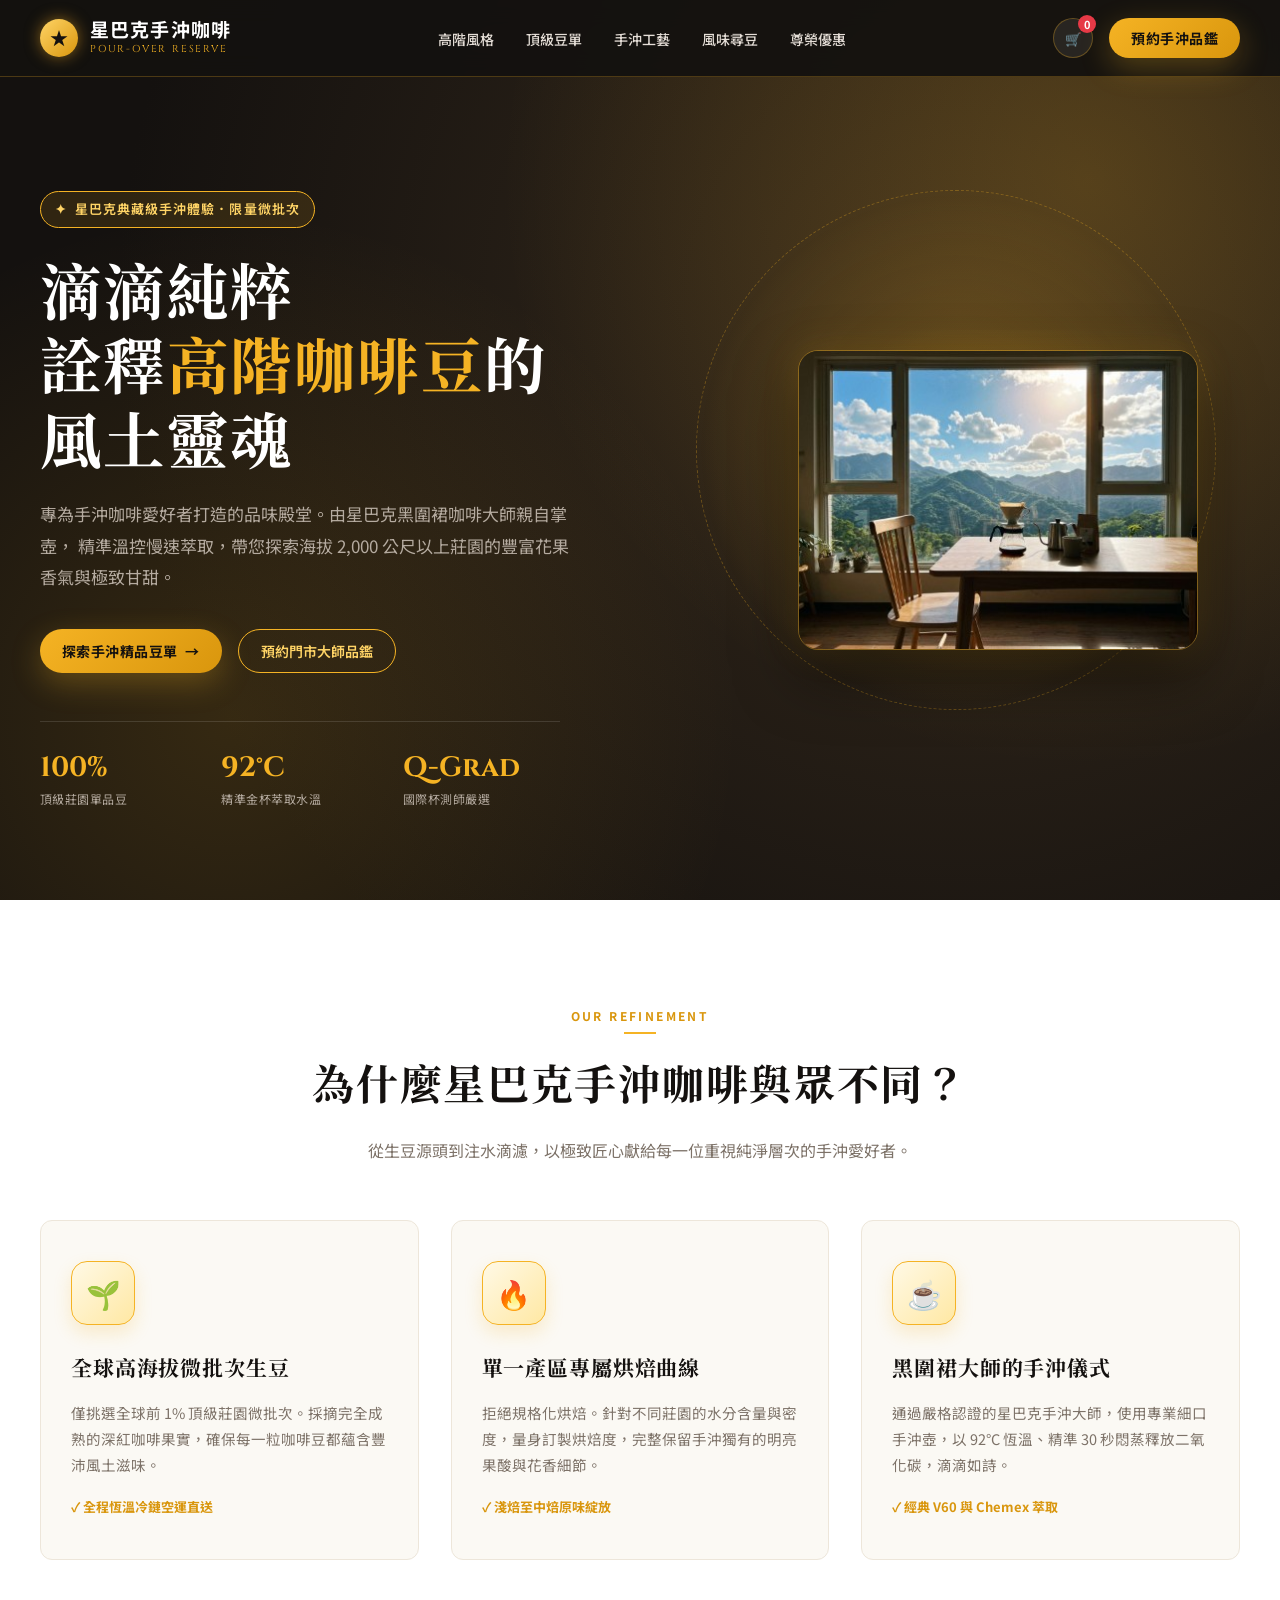
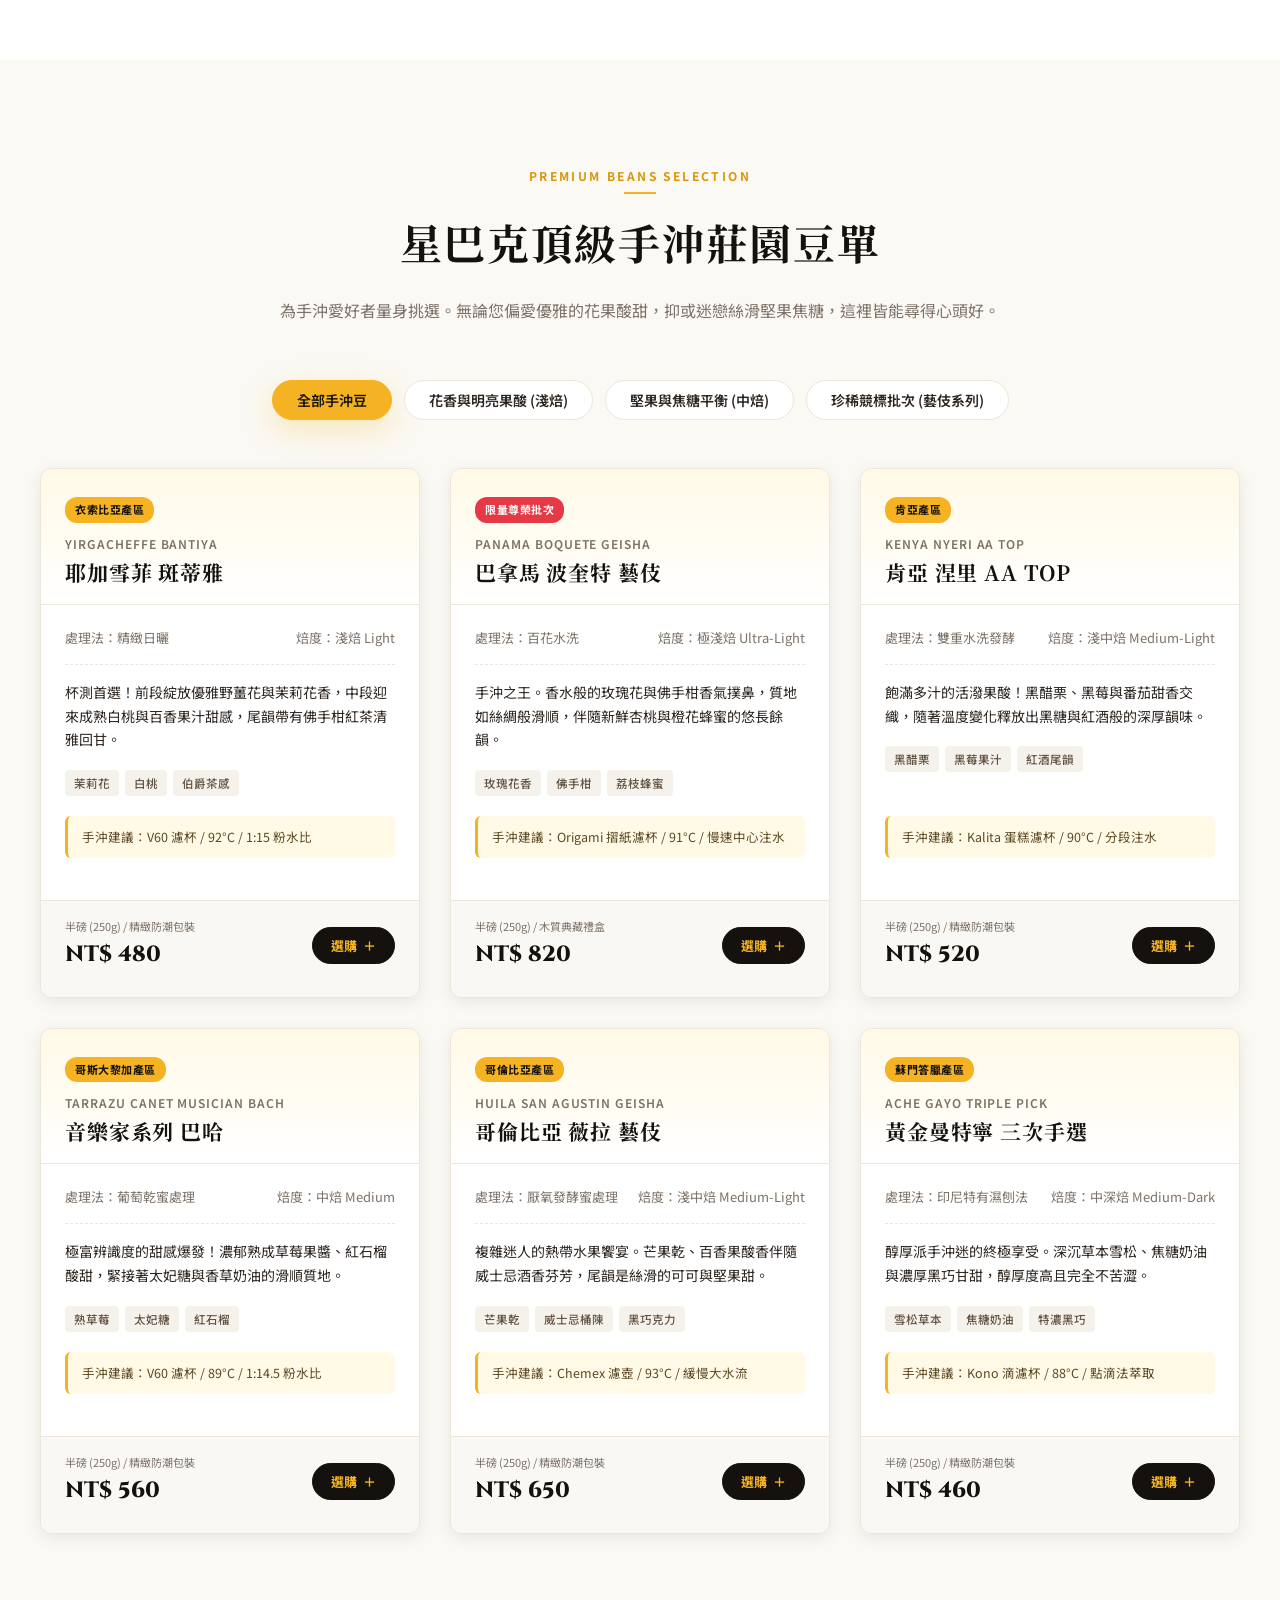
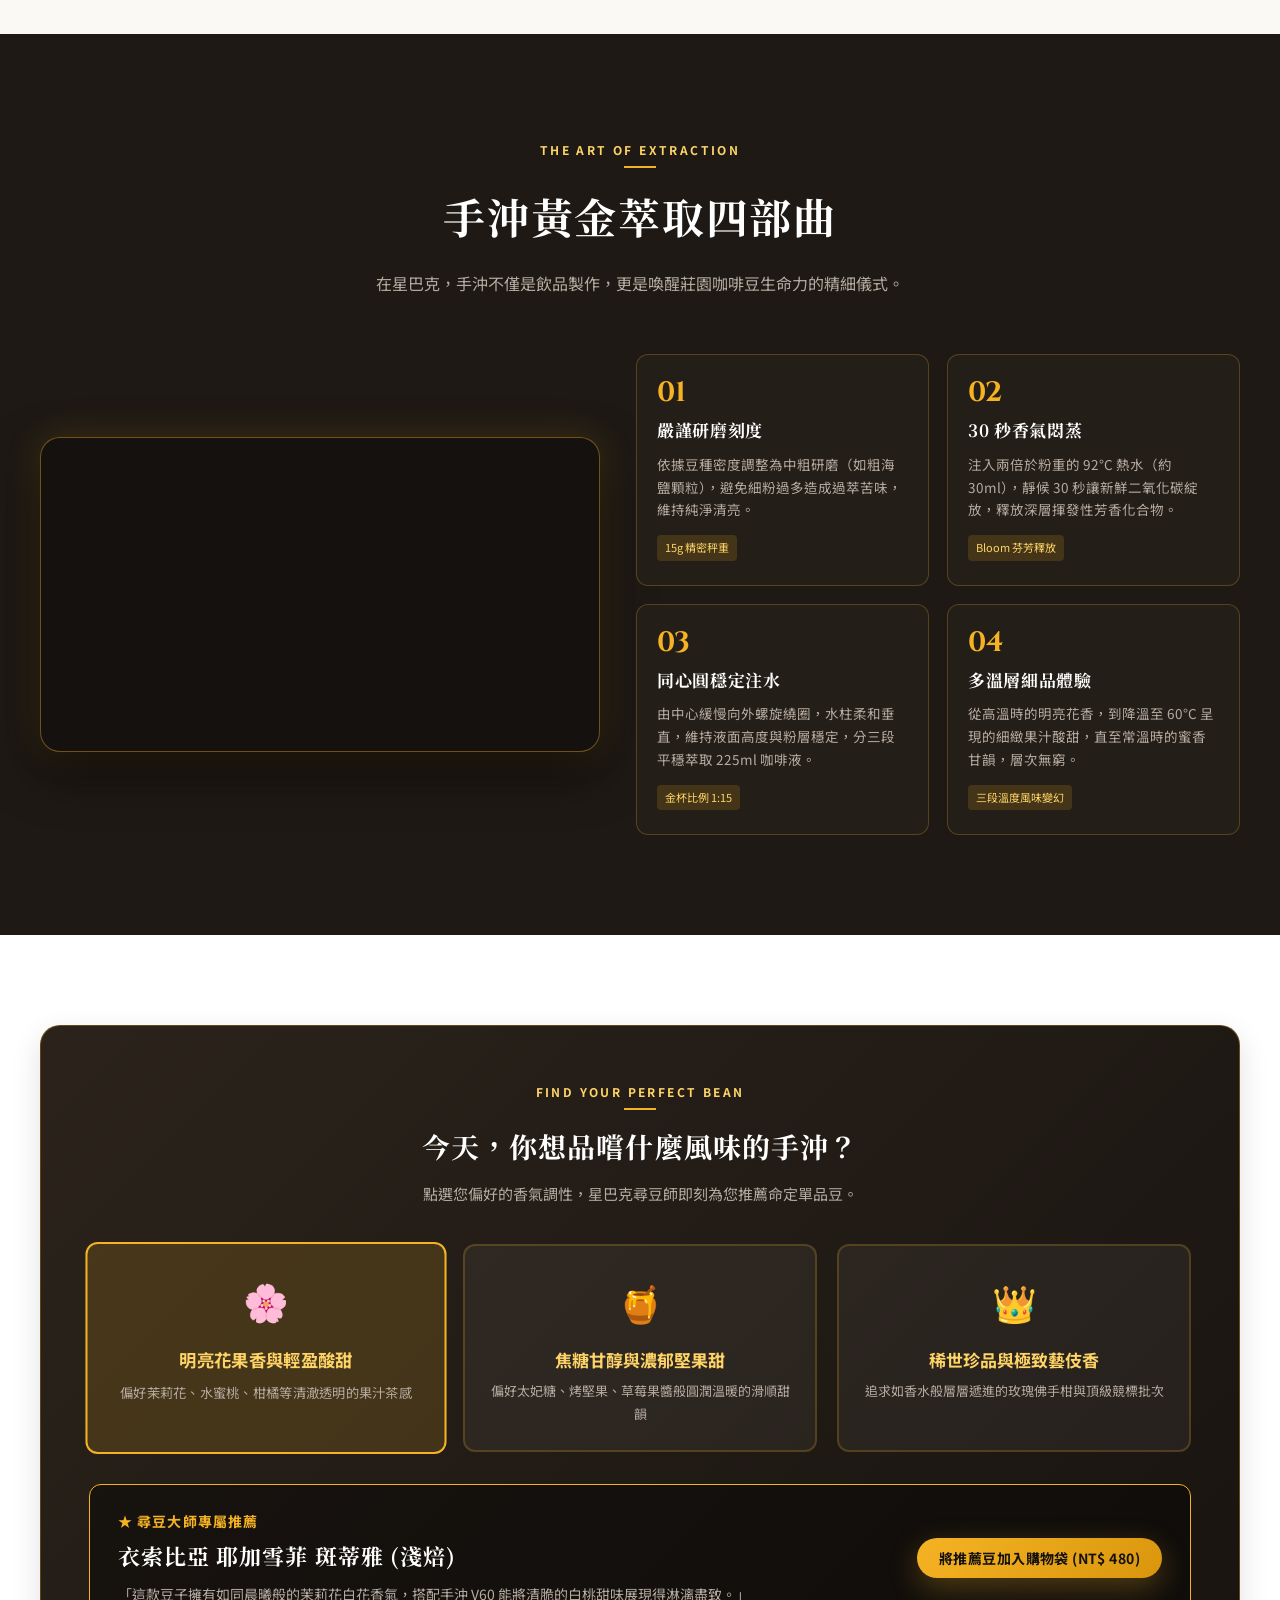
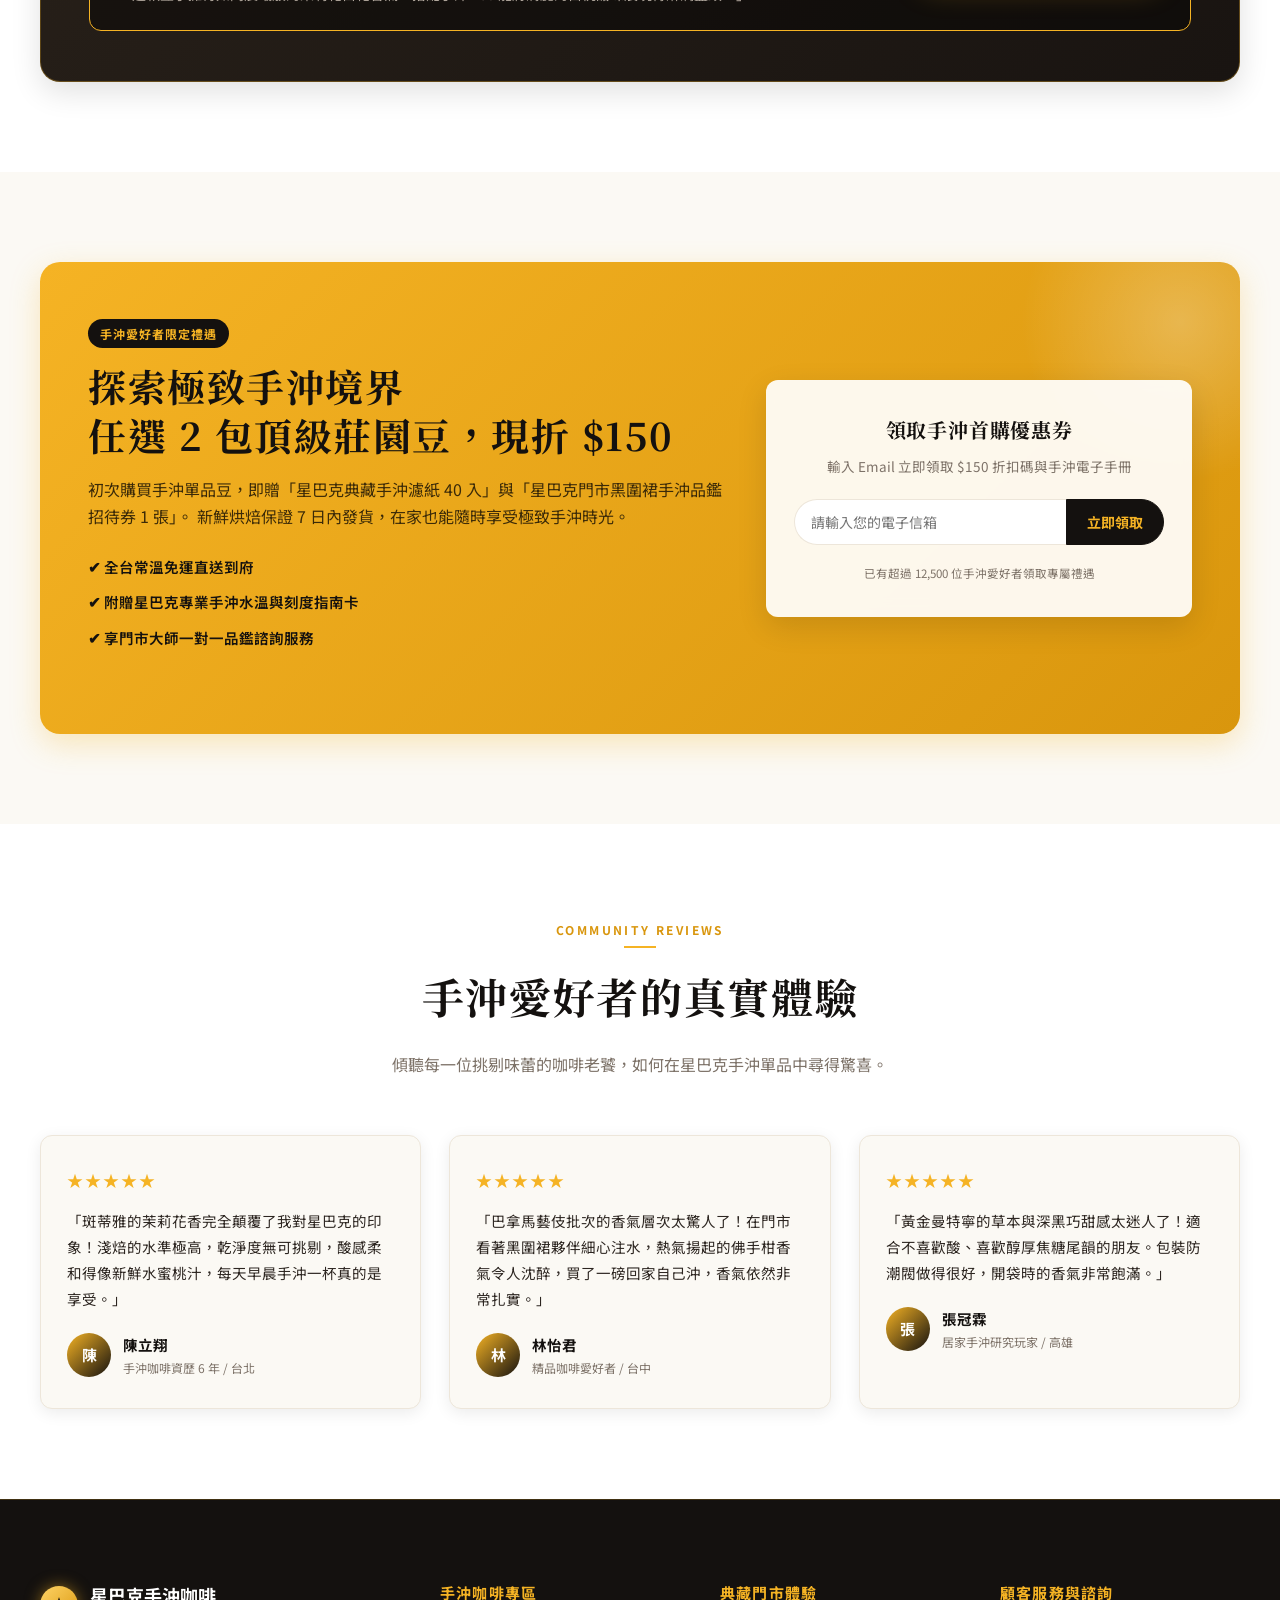
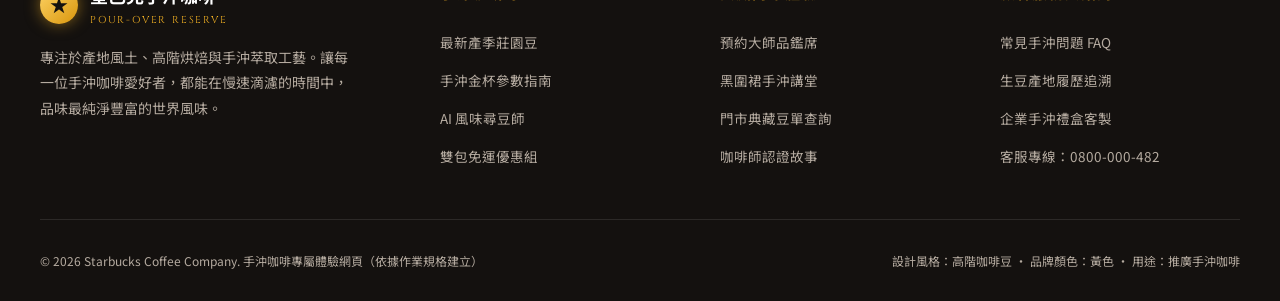
<file: onepage2/index.html>
<!DOCTYPE html>
<html lang="zh-Hant">
<head>
  <meta charset="UTF-8">
  <meta name="viewport" content="width=device-width, initial-scale=1.0">
  <meta name="description" content="星巴克手沖咖啡｜專為手沖咖啡愛好者打造的高階咖啡豆饗宴，嚴選全球頂級莊園單品豆，體驗純粹細緻的極致手沖風味。">
  <title>星巴克手沖咖啡｜頂級莊園單品豆．極致慢萃工藝</title>
  <link rel="preconnect" href="https://fonts.googleapis.com">
  <link rel="preconnect" href="https://fonts.gstatic.com" crossorigin>
  <link href="https://fonts.googleapis.com/css2?family=Cinzel:wght@600;700;800&family=Noto+Sans+TC:wght@300;400;500;600;700&family=Noto+Serif+TC:wght@500;600;700;900&display=swap" rel="stylesheet">
  <style>
    :root {
      /* 品牌核心色彩：黃色與高階咖啡色系 */
      --primary-yellow: #f5b324;
      --yellow-glow: #ffd466;
      --yellow-deep: #d9960d;
      --yellow-soft: #fff9e6;
      --yellow-tint: rgba(245, 179, 36, 0.12);
      
      /* 高階咖啡調性背景與文字 */
      --dark-espresso: #14110f;
      --dark-roast: #1e1915;
      --dark-card: #27211b;
      --dark-border: #3b322a;
      --cream-bg: #fbf9f4;
      --cream-card: #ffffff;
      --cream-border: #ede6da;
      --coffee-text: #2c2520;
      --text-muted: #7d7268;
      --text-light-muted: #b5aba0;
      
      --shadow-sm: 0 4px 16px rgba(0, 0, 0, 0.08);
      --shadow-md: 0 10px 30px rgba(0, 0, 0, 0.12);
      --shadow-gold: 0 10px 30px rgba(245, 179, 36, 0.28);
      --radius-sm: 6px;
      --radius-md: 12px;
      --radius-lg: 20px;
      --transition: all 0.3s cubic-bezier(0.25, 0.8, 0.25, 1);
    }

    * {
      box-sizing: border-box;
      margin: 0;
      padding: 0;
    }

    html {
      scroll-behavior: smooth;
    }

    body {
      font-family: "Noto Sans TC", -apple-system, BlinkMacSystemFont, sans-serif;
      color: var(--coffee-text);
      background-color: var(--cream-bg);
      line-height: 1.75;
      -webkit-font-smoothing: antialiased;
    }

    a {
      color: inherit;
      text-decoration: none;
      transition: var(--transition);
    }

    button, input, select {
      font-family: inherit;
    }

    .container {
      width: min(1200px, calc(100% - 48px));
      margin: 0 auto;
    }

    .serif-title {
      font-family: "Noto Serif TC", serif;
      font-weight: 700;
      letter-spacing: 0.04em;
    }

    .brand-en {
      font-family: "Cinzel", serif;
      letter-spacing: 0.12em;
    }

    /* 頂部導航欄 */
    .navbar {
      position: fixed;
      top: 0;
      left: 0;
      width: 100%;
      z-index: 1000;
      background: rgba(20, 17, 15, 0.94);
      backdrop-filter: blur(12px);
      border-bottom: 1px solid rgba(245, 179, 36, 0.25);
      transition: var(--transition);
    }

    .nav-inner {
      display: flex;
      align-items: center;
      justify-content: space-between;
      height: 76px;
    }

    .brand-logo {
      display: flex;
      align-items: center;
      gap: 12px;
      color: #ffffff;
    }

    .brand-badge {
      display: grid;
      place-items: center;
      width: 38px;
      height: 38px;
      background: linear-gradient(135deg, var(--yellow-glow), var(--yellow-deep));
      color: var(--dark-espresso);
      border-radius: 50%;
      font-weight: 800;
      font-size: 18px;
      box-shadow: 0 0 15px rgba(245, 179, 36, 0.5);
    }

    .brand-text h1 {
      font-size: 19px;
      font-weight: 700;
      color: #ffffff;
      letter-spacing: 0.06em;
      line-height: 1.2;
    }

    .brand-text small {
      display: block;
      font-size: 10px;
      color: var(--primary-yellow);
      letter-spacing: 0.18em;
      text-transform: uppercase;
    }

    .nav-menu {
      display: flex;
      align-items: center;
      gap: 32px;
      list-style: none;
    }

    .nav-link {
      font-size: 14px;
      font-weight: 500;
      color: #e5ded7;
      position: relative;
      padding: 6px 0;
    }

    .nav-link::after {
      content: "";
      position: absolute;
      bottom: 0;
      left: 0;
      width: 0;
      height: 2px;
      background: var(--primary-yellow);
      transition: var(--transition);
    }

    .nav-link:hover {
      color: var(--yellow-glow);
    }

    .nav-link:hover::after {
      width: 100%;
    }

    .nav-actions {
      display: flex;
      align-items: center;
      gap: 16px;
    }

    .btn-gold {
      display: inline-flex;
      align-items: center;
      justify-content: center;
      gap: 8px;
      background: linear-gradient(135deg, var(--primary-yellow), var(--yellow-deep));
      color: var(--dark-espresso);
      padding: 10px 22px;
      font-size: 14px;
      font-weight: 700;
      border-radius: 40px;
      border: none;
      cursor: pointer;
      box-shadow: var(--shadow-gold);
      transition: var(--transition);
      letter-spacing: 0.03em;
    }

    .btn-gold:hover {
      transform: translateY(-2px);
      box-shadow: 0 12px 30px rgba(245, 179, 36, 0.45);
      background: linear-gradient(135deg, #ffd77a, var(--primary-yellow));
    }

    .btn-outline-gold {
      display: inline-flex;
      align-items: center;
      justify-content: center;
      gap: 8px;
      background: transparent;
      color: var(--yellow-glow);
      padding: 10px 22px;
      font-size: 14px;
      font-weight: 600;
      border-radius: 40px;
      border: 1px solid var(--primary-yellow);
      cursor: pointer;
      transition: var(--transition);
    }

    .btn-outline-gold:hover {
      background: var(--yellow-tint);
      color: #ffffff;
      border-color: var(--yellow-glow);
    }

    .cart-indicator {
      position: relative;
      background: rgba(255, 255, 255, 0.08);
      border: 1px solid rgba(245, 179, 36, 0.3);
      color: var(--yellow-glow);
      width: 40px;
      height: 40px;
      border-radius: 50%;
      display: grid;
      place-items: center;
      cursor: pointer;
      transition: var(--transition);
    }

    .cart-indicator:hover {
      background: rgba(245, 179, 36, 0.2);
    }

    .cart-badge {
      position: absolute;
      top: -4px;
      right: -4px;
      background: #e63946;
      color: #fff;
      font-size: 11px;
      font-weight: 700;
      width: 18px;
      height: 18px;
      border-radius: 50%;
      display: grid;
      place-items: center;
    }

    .mobile-toggle {
      display: none;
      background: none;
      border: none;
      color: #fff;
      font-size: 26px;
      cursor: pointer;
    }

    /* Hero Section 首頁大視覺區 */
    .hero {
      position: relative;
      min-height: 100vh;
      background: radial-gradient(circle at 75% 35%, #362a1c 0%, var(--dark-espresso) 75%);
      color: #ffffff;
      padding-top: 100px;
      display: flex;
      align-items: center;
      overflow: hidden;
    }

    .hero::before {
      content: "";
      position: absolute;
      inset: 0;
      background-image: 
        radial-gradient(circle at 18% 80%, rgba(245, 179, 36, 0.15) 0%, transparent 40%),
        radial-gradient(circle at 85% 20%, rgba(245, 179, 36, 0.2) 0%, transparent 45%);
      pointer-events: none;
    }

    .hero-glow-circle {
      position: absolute;
      right: 5%;
      top: 50%;
      transform: translateY(-50%);
      width: 520px;
      height: 520px;
      border-radius: 50%;
      background: radial-gradient(circle, rgba(245, 179, 36, 0.18) 0%, rgba(245, 179, 36, 0.02) 65%, transparent 70%);
      border: 1px dashed rgba(245, 179, 36, 0.3);
      animation: rotateSlow 60s linear infinite;
    }

    @keyframes rotateSlow {
      from { transform: translateY(-50%) rotate(0deg); }
      to { transform: translateY(-50%) rotate(360deg); }
    }

    .hero-grid {
      display: grid;
      grid-template-columns: 1.15fr 0.85fr;
      gap: 60px;
      align-items: center;
      position: relative;
      z-index: 2;
      padding: 60px 0;
    }

    .hero-tag {
      display: inline-flex;
      align-items: center;
      gap: 8px;
      padding: 6px 14px;
      background: rgba(245, 179, 36, 0.12);
      border: 1px solid var(--primary-yellow);
      border-radius: 30px;
      color: var(--yellow-glow);
      font-size: 13px;
      font-weight: 600;
      letter-spacing: 0.08em;
      margin-bottom: 24px;
    }

    .hero-title {
      font-size: clamp(38px, 4.8vw, 62px);
      line-height: 1.22;
      margin-bottom: 22px;
      color: #ffffff;
    }

    .hero-title span.yellow {
      color: var(--primary-yellow);
      position: relative;
    }

    .hero-desc {
      font-size: 17px;
      line-height: 1.85;
      color: var(--text-light-muted);
      max-width: 540px;
      margin-bottom: 36px;
    }

    .hero-btn-group {
      display: flex;
      gap: 16px;
      flex-wrap: wrap;
      margin-bottom: 48px;
    }

    .hero-stats {
      display: grid;
      grid-template-columns: repeat(3, 1fr);
      gap: 24px;
      padding-top: 32px;
      border-top: 1px solid rgba(255, 255, 255, 0.12);
      max-width: 520px;
    }

    .stat-item h3 {
      font-family: "Cinzel", serif;
      font-size: 28px;
      color: var(--primary-yellow);
      line-height: 1;
      margin-bottom: 6px;
    }

    .stat-item p {
      font-size: 12px;
      color: var(--text-light-muted);
      letter-spacing: 0.04em;
    }

    /* Hero 右欄圖片規格 (Hero Visual Image) */
    .hero-visual {
      position: relative;
      display: flex;
      justify-content: center;
      align-items: center;
    }

    .hero-visual::before {
      content: "";
      position: absolute;
      width: 440px;
      height: 340px;
      border-radius: calc(var(--radius-lg) + 8px);
      background: radial-gradient(circle, rgba(245, 179, 36, 0.22) 0%, transparent 70%);
      pointer-events: none;
      z-index: 0;
    }

    .hero-img {
      position: relative;
      z-index: 1;
      width: 400px;
      height: 300px;
      object-fit: cover;
      border-radius: var(--radius-lg);
      border: 1px solid rgba(245, 179, 36, 0.4);
      box-shadow: 0 25px 60px rgba(0, 0, 0, 0.5), 0 0 35px rgba(245, 179, 36, 0.2);
      transition: var(--transition);
      display: block;
    }

    .hero-img:hover {
      transform: translateY(-6px) scale(1.02);
      box-shadow: 0 30px 75px rgba(0, 0, 0, 0.65), 0 0 50px rgba(245, 179, 36, 0.4);
      border-color: var(--primary-yellow);
    }

    /* 區塊共通標題 */
    .section-header {
      text-align: center;
      max-width: 720px;
      margin: 0 auto 56px;
    }

    .section-eyebrow {
      display: inline-block;
      color: var(--yellow-deep);
      font-size: 12px;
      font-weight: 700;
      letter-spacing: 0.2em;
      text-transform: uppercase;
      margin-bottom: 12px;
      position: relative;
    }

    .section-eyebrow::after {
      content: "";
      display: block;
      width: 32px;
      height: 2px;
      background: var(--primary-yellow);
      margin: 6px auto 0;
    }

    .section-title {
      font-size: clamp(28px, 3.5vw, 42px);
      color: var(--dark-espresso);
      margin-bottom: 16px;
    }

    .section-subtitle {
      font-size: 16px;
      color: var(--text-muted);
      line-height: 1.8;
    }

    /* 品牌三大高階規格特色 (Features) */
    .features-section {
      padding: 100px 0;
      background: #ffffff;
      position: relative;
    }

    .features-grid {
      display: grid;
      grid-template-columns: repeat(3, 1fr);
      gap: 32px;
    }

    .feature-card {
      background: var(--cream-bg);
      border: 1px solid var(--cream-border);
      border-radius: var(--radius-md);
      padding: 40px 30px;
      transition: var(--transition);
      position: relative;
      overflow: hidden;
    }

    .feature-card:hover {
      transform: translateY(-6px);
      box-shadow: var(--shadow-md);
      border-color: var(--primary-yellow);
    }

    .feature-icon-box {
      width: 64px;
      height: 64px;
      border-radius: 16px;
      background: linear-gradient(135deg, var(--yellow-soft), #ffe8a3);
      border: 1px solid var(--primary-yellow);
      display: grid;
      place-items: center;
      font-size: 28px;
      margin-bottom: 24px;
      color: var(--dark-espresso);
      box-shadow: 0 8px 18px rgba(245, 179, 36, 0.2);
    }

    .feature-card h3 {
      font-size: 21px;
      color: var(--dark-espresso);
      margin-bottom: 14px;
    }

    .feature-card p {
      font-size: 14.5px;
      color: var(--text-muted);
      line-height: 1.8;
    }

    .feature-highlight {
      margin-top: 18px;
      font-size: 13px;
      font-weight: 700;
      color: var(--yellow-deep);
      display: flex;
      align-items: center;
      gap: 6px;
    }

    /* 頂級咖啡豆產品區 (Coffee Beans Menu) */
    .beans-section {
      padding: 100px 0;
      background: var(--cream-bg);
    }

    .filter-tabs {
      display: flex;
      justify-content: center;
      gap: 12px;
      margin-bottom: 48px;
      flex-wrap: wrap;
    }

    .filter-btn {
      padding: 9px 24px;
      background: #ffffff;
      border: 1px solid var(--cream-border);
      color: var(--coffee-text);
      border-radius: 30px;
      font-size: 14px;
      font-weight: 600;
      cursor: pointer;
      transition: var(--transition);
    }

    .filter-btn.active, .filter-btn:hover {
      background: var(--primary-yellow);
      color: var(--dark-espresso);
      border-color: var(--primary-yellow);
      box-shadow: var(--shadow-gold);
    }

    .beans-grid {
      display: grid;
      grid-template-columns: repeat(3, 1fr);
      gap: 30px;
    }

    .bean-card {
      background: #ffffff;
      border-radius: var(--radius-md);
      border: 1px solid var(--cream-border);
      overflow: hidden;
      box-shadow: var(--shadow-sm);
      transition: var(--transition);
      display: flex;
      flex-direction: column;
    }

    .bean-card:hover {
      transform: translateY(-8px);
      box-shadow: 0 16px 36px rgba(0, 0, 0, 0.1);
      border-color: var(--primary-yellow);
    }

    .bean-header {
      padding: 24px 24px 18px;
      background: linear-gradient(180deg, var(--yellow-soft) 0%, #ffffff 100%);
      border-bottom: 1px solid var(--cream-border);
      position: relative;
    }

    .bean-badge {
      display: inline-block;
      font-size: 11px;
      font-weight: 700;
      padding: 3px 10px;
      border-radius: 12px;
      background: var(--primary-yellow);
      color: var(--dark-espresso);
      letter-spacing: 0.05em;
      margin-bottom: 10px;
    }

    .bean-origin {
      font-size: 12px;
      font-weight: 600;
      color: var(--text-muted);
      letter-spacing: 0.08em;
      text-transform: uppercase;
    }

    .bean-name {
      font-size: 21px;
      color: var(--dark-espresso);
      margin-top: 4px;
      line-height: 1.35;
    }

    .bean-body {
      padding: 22px 24px;
      flex-grow: 1;
      display: flex;
      flex-direction: column;
    }

    .bean-process {
      display: flex;
      justify-content: space-between;
      font-size: 13px;
      color: var(--text-muted);
      padding-bottom: 14px;
      border-bottom: 1px dashed var(--cream-border);
      margin-bottom: 16px;
    }

    .bean-notes {
      font-size: 14px;
      color: var(--coffee-text);
      line-height: 1.7;
      margin-bottom: 18px;
    }

    .flavor-tags {
      display: flex;
      flex-wrap: wrap;
      gap: 6px;
      margin-bottom: 20px;
    }

    .tag-item {
      font-size: 11.5px;
      padding: 3px 9px;
      background: #f5f2eb;
      color: #635343;
      border-radius: 4px;
      font-weight: 500;
    }

    .brewing-param {
      background: var(--yellow-soft);
      padding: 10px 14px;
      border-radius: var(--radius-sm);
      border-left: 3px solid var(--primary-yellow);
      font-size: 12.5px;
      color: #5c4722;
      margin-top: auto;
      margin-bottom: 20px;
    }

    .bean-footer {
      padding: 16px 24px 22px;
      display: flex;
      align-items: center;
      justify-content: space-between;
      border-top: 1px solid var(--cream-border);
      background: #faf8f5;
    }

    .bean-price {
      display: flex;
      flex-direction: column;
    }

    .bean-price .unit {
      font-size: 11px;
      color: var(--text-muted);
    }

    .bean-price .amount {
      font-size: 22px;
      font-weight: 800;
      color: var(--dark-espresso);
      font-family: "Cinzel", serif;
    }

    .btn-buy {
      padding: 8px 18px;
      background: var(--dark-espresso);
      color: var(--primary-yellow);
      border: 1px solid var(--dark-espresso);
      border-radius: 20px;
      font-size: 13px;
      font-weight: 700;
      cursor: pointer;
      transition: var(--transition);
      display: inline-flex;
      align-items: center;
      gap: 6px;
    }

    .btn-buy:hover {
      background: var(--primary-yellow);
      color: var(--dark-espresso);
      border-color: var(--primary-yellow);
      box-shadow: 0 4px 12px rgba(245, 179, 36, 0.35);
    }

    /* 手沖工藝示範區 (Brewing Ritual) */
    .ritual-section {
      padding: 100px 0;
      background: var(--dark-roast);
      color: #ffffff;
      position: relative;
    }

    .ritual-section .section-title {
      color: #ffffff;
    }

    .ritual-section .section-subtitle {
      color: var(--text-light-muted);
    }

    .ritual-layout {
      display: grid;
      grid-template-columns: minmax(320px, 560px) 1fr;
      gap: 36px;
      align-items: center;
    }

    .ritual-video-wrap {
      position: relative;
      width: 100%;
      max-width: 560px;
      margin: 0 auto;
      border-radius: var(--radius-lg);
      overflow: hidden;
      border: 1px solid rgba(245, 179, 36, 0.4);
      box-shadow: 0 20px 50px rgba(0, 0, 0, 0.6), 0 0 35px rgba(245, 179, 36, 0.2);
      aspect-ratio: 16 / 9;
      background: var(--dark-espresso);
    }

    .ritual-video-wrap iframe {
      width: 100%;
      height: 100%;
      display: block;
      border: none;
    }

    .ritual-grid {
      display: grid;
      grid-template-columns: repeat(2, 1fr);
      gap: 18px;
    }

    .ritual-step {
      background: rgba(39, 33, 27, 0.7);
      border: 1px solid rgba(245, 179, 36, 0.25);
      border-radius: var(--radius-md);
      padding: 24px 20px;
      position: relative;
      transition: var(--transition);
    }

    .ritual-step:hover {
      border-color: var(--primary-yellow);
      transform: translateY(-5px);
      box-shadow: 0 10px 25px rgba(0,0,0,0.5);
    }

    .step-num {
      font-family: "Cinzel", serif;
      font-size: 28px;
      font-weight: 700;
      color: var(--primary-yellow);
      margin-bottom: 8px;
      line-height: 1;
    }

    .ritual-step h4 {
      font-size: 17px;
      margin-bottom: 8px;
      color: #ffffff;
    }

    .ritual-step p {
      font-size: 13.5px;
      color: var(--text-light-muted);
      line-height: 1.7;
    }

    .step-badge {
      display: inline-block;
      margin-top: 14px;
      font-size: 11px;
      color: var(--yellow-glow);
      background: rgba(245, 179, 36, 0.15);
      padding: 3px 8px;
      border-radius: 4px;
    }

    /* 互動式風味尋豆測驗 (Interactive Flavor Finder) */
    .finder-section {
      padding: 90px 0;
      background: #ffffff;
    }

    .finder-container {
      background: linear-gradient(135deg, #2b231b, #191411);
      border-radius: var(--radius-lg);
      padding: 50px 48px;
      color: #ffffff;
      border: 1px solid rgba(245, 179, 36, 0.3);
      box-shadow: var(--shadow-md);
    }

    .finder-header {
      text-align: center;
      margin-bottom: 36px;
    }

    .finder-header h3 {
      font-size: 28px;
      color: #ffffff;
      margin-bottom: 10px;
    }

    .finder-header p {
      font-size: 15px;
      color: var(--text-light-muted);
    }

    .flavor-options {
      display: grid;
      grid-template-columns: repeat(3, 1fr);
      gap: 20px;
      margin-bottom: 32px;
    }

    .flavor-option {
      background: rgba(255, 255, 255, 0.05);
      border: 2px solid rgba(245, 179, 36, 0.2);
      border-radius: var(--radius-md);
      padding: 24px 20px;
      text-align: center;
      cursor: pointer;
      transition: var(--transition);
    }

    .flavor-option:hover, .flavor-option.selected {
      border-color: var(--primary-yellow);
      background: rgba(245, 179, 36, 0.15);
      transform: scale(1.02);
    }

    .flavor-option .icon {
      font-size: 36px;
      margin-bottom: 12px;
      display: block;
    }

    .flavor-option h4 {
      font-size: 17px;
      color: var(--yellow-glow);
      margin-bottom: 6px;
    }

    .flavor-option p {
      font-size: 13px;
      color: var(--text-light-muted);
    }

    .finder-result {
      background: rgba(0, 0, 0, 0.4);
      border: 1px solid var(--primary-yellow);
      border-radius: var(--radius-md);
      padding: 24px 28px;
      display: flex;
      align-items: center;
      justify-content: space-between;
      gap: 24px;
      flex-wrap: wrap;
    }

    .result-info h4 {
      font-size: 14px;
      color: var(--primary-yellow);
      letter-spacing: 0.08em;
      margin-bottom: 4px;
    }

    .result-info h3 {
      font-size: 22px;
      color: #ffffff;
      margin-bottom: 6px;
    }

    .result-info p {
      font-size: 14px;
      color: var(--text-light-muted);
    }

    /* 尊榮優惠與消費轉化區 (VIP Promotion & Conversion CTA) */
    .promo-section {
      padding: 90px 0;
      background: var(--cream-bg);
    }

    .promo-card {
      background: linear-gradient(135deg, var(--primary-yellow), var(--yellow-deep));
      border-radius: var(--radius-lg);
      padding: 56px 48px;
      box-shadow: var(--shadow-gold);
      display: grid;
      grid-template-columns: 1.2fr 0.8fr;
      gap: 40px;
      align-items: center;
      color: var(--dark-espresso);
      position: relative;
      overflow: hidden;
    }

    .promo-card::before {
      content: "";
      position: absolute;
      top: -100px;
      right: -100px;
      width: 320px;
      height: 320px;
      background: radial-gradient(circle, rgba(255, 255, 255, 0.25), transparent 70%);
      border-radius: 50%;
    }

    .promo-badge {
      display: inline-block;
      background: var(--dark-espresso);
      color: var(--primary-yellow);
      font-size: 12px;
      font-weight: 700;
      padding: 4px 12px;
      border-radius: 20px;
      margin-bottom: 14px;
      letter-spacing: 0.08em;
    }

    .promo-title {
      font-size: clamp(28px, 3.2vw, 38px);
      line-height: 1.28;
      margin-bottom: 16px;
      color: var(--dark-espresso);
    }

    .promo-desc {
      font-size: 16px;
      line-height: 1.7;
      margin-bottom: 24px;
      color: #3b2a08;
    }

    .promo-perks {
      list-style: none;
      display: grid;
      gap: 10px;
      margin-bottom: 28px;
    }

    .promo-perks li {
      display: flex;
      align-items: center;
      gap: 10px;
      font-size: 14.5px;
      font-weight: 600;
    }

    .promo-action-box {
      background: rgba(255, 255, 255, 0.92);
      backdrop-filter: blur(8px);
      border-radius: var(--radius-md);
      padding: 32px 28px;
      text-align: center;
      box-shadow: var(--shadow-md);
    }

    .promo-action-box h4 {
      font-size: 20px;
      margin-bottom: 8px;
      color: var(--dark-espresso);
    }

    .promo-action-box p {
      font-size: 13.5px;
      color: var(--text-muted);
      margin-bottom: 20px;
    }

    .promo-input-group {
      display: flex;
      margin-bottom: 12px;
    }

    .promo-input-group input {
      flex: 1;
      padding: 12px 16px;
      border: 1px solid var(--cream-border);
      border-right: none;
      border-radius: 30px 0 0 30px;
      font-size: 14px;
      outline: none;
    }

    .promo-input-group button {
      padding: 12px 20px;
      background: var(--dark-espresso);
      color: var(--primary-yellow);
      border: 1px solid var(--dark-espresso);
      border-radius: 0 30px 30px 0;
      font-weight: 700;
      font-size: 14px;
      cursor: pointer;
      transition: var(--transition);
      white-space: nowrap;
    }

    .promo-input-group button:hover {
      background: #362c24;
    }

    .promo-note {
      font-size: 11.5px;
      color: var(--text-muted);
    }

    /* 手沖愛好者顧客迴響 (Reviews) */
    .reviews-section {
      padding: 90px 0;
      background: #ffffff;
    }

    .reviews-grid {
      display: grid;
      grid-template-columns: repeat(3, 1fr);
      gap: 28px;
    }

    .review-card {
      background: var(--cream-bg);
      border: 1px solid var(--cream-border);
      border-radius: var(--radius-md);
      padding: 30px 26px;
      box-shadow: var(--shadow-sm);
    }

    .stars {
      color: var(--primary-yellow);
      font-size: 16px;
      margin-bottom: 14px;
      letter-spacing: 2px;
    }

    .review-text {
      font-size: 14.5px;
      line-height: 1.8;
      color: var(--coffee-text);
      margin-bottom: 20px;
    }

    .reviewer {
      display: flex;
      align-items: center;
      gap: 12px;
    }

    .reviewer-avatar {
      width: 44px;
      height: 44px;
      border-radius: 50%;
      background: linear-gradient(135deg, var(--primary-yellow), var(--dark-espresso));
      color: #fff;
      display: grid;
      place-items: center;
      font-weight: 700;
      font-size: 15px;
    }

    .reviewer-info h5 {
      font-size: 14.5px;
      color: var(--dark-espresso);
    }

    .reviewer-info p {
      font-size: 12px;
      color: var(--text-muted);
    }

    /* 頁尾 Footer */
    .footer {
      background: var(--dark-espresso);
      color: #e5ded7;
      padding: 80px 0 30px;
      border-top: 1px solid rgba(245, 179, 36, 0.2);
    }

    .footer-top {
      display: grid;
      grid-template-columns: 1.5fr 1fr 1fr 1fr;
      gap: 40px;
      padding-bottom: 50px;
      border-bottom: 1px solid rgba(255, 255, 255, 0.1);
    }

    .footer-brand p {
      font-size: 14px;
      color: var(--text-light-muted);
      line-height: 1.8;
      margin-top: 16px;
      max-width: 320px;
    }

    .footer-col h5 {
      font-size: 15px;
      color: var(--primary-yellow);
      letter-spacing: 0.08em;
      margin-bottom: 20px;
      font-weight: 700;
    }

    .footer-links {
      list-style: none;
      display: grid;
      gap: 10px;
    }

    .footer-links a {
      font-size: 13.5px;
      color: var(--text-light-muted);
    }

    .footer-links a:hover {
      color: var(--yellow-glow);
      padding-left: 4px;
    }

    .footer-bottom {
      display: flex;
      justify-content: space-between;
      align-items: center;
      padding-top: 30px;
      font-size: 12px;
      color: var(--text-light-muted);
      flex-wrap: wrap;
      gap: 16px;
    }

    /* 預約品鑑彈窗 (Modal) */
    .modal-overlay {
      position: fixed;
      inset: 0;
      background: rgba(0, 0, 0, 0.75);
      backdrop-filter: blur(6px);
      z-index: 2000;
      display: grid;
      place-items: center;
      opacity: 0;
      pointer-events: none;
      transition: var(--transition);
      padding: 20px;
    }

    .modal-overlay.active {
      opacity: 1;
      pointer-events: auto;
    }

    .modal-content {
      background: #ffffff;
      border-radius: var(--radius-lg);
      width: min(540px, 100%);
      border: 1px solid var(--primary-yellow);
      box-shadow: 0 25px 60px rgba(0, 0, 0, 0.35);
      overflow: hidden;
      transform: translateY(20px);
      transition: var(--transition);
    }

    .modal-overlay.active .modal-content {
      transform: translateY(0);
    }

    .modal-header {
      background: var(--dark-espresso);
      color: #ffffff;
      padding: 24px 28px;
      position: relative;
      border-bottom: 2px solid var(--primary-yellow);
    }

    .modal-header h3 {
      font-size: 21px;
      color: var(--yellow-glow);
    }

    .modal-header p {
      font-size: 13px;
      color: var(--text-light-muted);
      margin-top: 4px;
    }

    .modal-close {
      position: absolute;
      top: 20px;
      right: 20px;
      background: none;
      border: none;
      color: #fff;
      font-size: 24px;
      cursor: pointer;
    }

    .modal-body {
      padding: 28px;
    }

    .form-group {
      margin-bottom: 18px;
    }

    .form-group label {
      display: block;
      font-size: 13px;
      font-weight: 600;
      color: var(--coffee-text);
      margin-bottom: 6px;
    }

    .form-group input, .form-group select {
      width: 100%;
      padding: 11px 14px;
      border: 1px solid var(--cream-border);
      border-radius: var(--radius-sm);
      font-size: 14px;
      outline: none;
      transition: var(--transition);
    }

    .form-group input:focus, .form-group select:focus {
      border-color: var(--primary-yellow);
      box-shadow: 0 0 0 3px rgba(245, 179, 36, 0.2);
    }

    .form-row {
      display: grid;
      grid-template-columns: 1fr 1fr;
      gap: 16px;
    }

    /* 懸浮 Toast 提示 */
    .toast {
      position: fixed;
      bottom: 28px;
      right: 28px;
      z-index: 3000;
      background: var(--dark-espresso);
      color: #ffffff;
      border-left: 4px solid var(--primary-yellow);
      padding: 16px 22px;
      border-radius: var(--radius-sm);
      box-shadow: 0 10px 30px rgba(0, 0, 0, 0.3);
      display: flex;
      align-items: center;
      gap: 12px;
      font-size: 14px;
      opacity: 0;
      transform: translateY(20px);
      pointer-events: none;
      transition: var(--transition);
    }

    .toast.show {
      opacity: 1;
      transform: translateY(0);
      pointer-events: auto;
    }

    .toast-icon {
      color: var(--primary-yellow);
      font-size: 20px;
    }

    /* 響應式斷點 (Responsive) */
    @media (max-width: 992px) {
      .hero-grid {
        grid-template-columns: 1fr;
        padding: 40px 0;
      }
      .hero-stats {
        max-width: 100%;
      }
      .hero-glow-circle {
        display: none;
      }
      .ritual-layout {
        grid-template-columns: 1fr;
        gap: 32px;
      }
      .features-grid, .beans-grid, .ritual-grid, .reviews-grid {
        grid-template-columns: repeat(2, 1fr);
      }
      .promo-card {
        grid-template-columns: 1fr;
      }
      .footer-top {
        grid-template-columns: 1fr 1fr;
      }
      .flavor-options {
        grid-template-columns: 1fr;
      }
    }

    @media (max-width: 768px) {
      .hero-img {
        max-width: 100%;
        height: auto;
      }
      .hero-visual::before {
        display: none;
      }
      .mobile-toggle {
        display: block;
      }
      .nav-menu {
        position: fixed;
        top: 76px;
        left: 0;
        width: 100%;
        background: var(--dark-espresso);
        flex-direction: column;
        padding: 24px;
        gap: 18px;
        border-bottom: 1px solid rgba(245, 179, 36, 0.3);
        transform: translateY(-150%);
        transition: var(--transition);
      }
      .nav-menu.open {
        transform: translateY(0);
      }
      .features-grid, .beans-grid, .ritual-grid, .reviews-grid {
        grid-template-columns: 1fr;
      }
      .footer-top {
        grid-template-columns: 1fr;
      }
      .form-row {
        grid-template-columns: 1fr;
      }
    }
  </style>
</head>
<body>

  <!-- 頂部導覽列 -->
  <nav class="navbar" id="navbar">
    <div class="container nav-inner">
      <a href="#home" class="brand-logo">
        <div class="brand-badge">★</div>
        <div class="brand-text">
          <h1>星巴克手沖咖啡</h1>
          <small class="brand-en">Pour-Over Reserve</small>
        </div>
      </a>

      <ul class="nav-menu" id="navMenu">
        <li><a href="#features" class="nav-link">高階風格</a></li>
        <li><a href="#beans" class="nav-link">頂級豆單</a></li>
        <li><a href="#ritual" class="nav-link">手沖工藝</a></li>
        <li><a href="#finder" class="nav-link">風味尋豆</a></li>
        <li><a href="#vip" class="nav-link">尊榮優惠</a></li>
      </ul>

      <div class="nav-actions">
        <button class="cart-indicator" id="cartBtn" title="查看手沖購物袋">
          🛒
          <span class="cart-badge" id="cartCount">0</span>
        </button>
        <button class="btn-gold" id="openReserveModalBtn">
          <span>預約手沖品鑑</span>
        </button>
        <button class="mobile-toggle" id="mobileToggle" aria-label="切換選單">☰</button>
      </div>
    </div>
  </nav>

  <!-- 首頁大視覺區 (Hero) -->
  <section class="hero" id="home">
    <div class="hero-glow-circle"></div>
    <div class="container hero-grid">
      <div class="hero-content">
        <div class="hero-tag">
          <span>✦</span>
          <span>星巴克典藏級手沖體驗．限量微批次</span>
        </div>
        <h2 class="serif-title hero-title">
          滴滴純粹<br>
          詮釋<span class="yellow">高階咖啡豆</span>的<br>
          風土靈魂
        </h2>
        <p class="hero-desc">
          專為手沖咖啡愛好者打造的品味殿堂。由星巴克黑圍裙咖啡大師親自掌壺，
          精準溫控慢速萃取，帶您探索海拔 2,000 公尺以上莊園的豐富花果香氣與極致甘甜。
        </p>
        <div class="hero-btn-group">
          <a href="#beans" class="btn-gold">
            <span>探索手沖精品豆單</span>
            <span>→</span>
          </a>
          <button class="btn-outline-gold" onclick="openModal('耶加雪菲 斑蒂雅')">
            <span>預約門市大師品鑑</span>
          </button>
        </div>
        <div class="hero-stats">
          <div class="stat-item">
            <h3>100%</h3>
            <p>頂級莊園單品豆</p>
          </div>
          <div class="stat-item">
            <h3>92°C</h3>
            <p>精準金杯萃取水溫</p>
          </div>
          <div class="stat-item">
            <h3>Q-Grad</h3>
            <p>國際杯測師嚴選</p>
          </div>
        </div>
      </div>

      <!-- 右欄圖片 -->
      <div class="hero-visual">
        <img src="images/hero.jpg" alt="星巴克手沖咖啡職人慢萃" class="hero-img" width="400" height="300">
      </div>
    </div>
  </section>

  <!-- 品牌三大高階規格特色 (Features) -->
  <section class="features-section" id="features">
    <div class="container">
      <div class="section-header">
        <span class="section-eyebrow">OUR REFINEMENT</span>
        <h2 class="serif-title section-title">為什麼星巴克手沖咖啡與眾不同？</h2>
        <p class="section-subtitle">
          從生豆源頭到注水滴濾，以極致匠心獻給每一位重視純淨層次的手沖愛好者。
        </p>
      </div>

      <div class="features-grid">
        <div class="feature-card">
          <div class="feature-icon-box">🌱</div>
          <h3 class="serif-title">全球高海拔微批次生豆</h3>
          <p>
            僅挑選全球前 1% 頂級莊園微批次。採摘完全成熟的深紅咖啡果實，確保每一粒咖啡豆都蘊含豐沛風土滋味。
          </p>
          <div class="feature-highlight">
            <span>✓ 全程恆溫冷鏈空運直送</span>
          </div>
        </div>

        <div class="feature-card">
          <div class="feature-icon-box">🔥</div>
          <h3 class="serif-title">單一產區專屬烘焙曲線</h3>
          <p>
            拒絕規格化烘焙。針對不同莊園的水分含量與密度，量身訂製烘焙度，完整保留手沖獨有的明亮果酸與花香細節。
          </p>
          <div class="feature-highlight">
            <span>✓ 淺焙至中焙原味綻放</span>
          </div>
        </div>

        <div class="feature-card">
          <div class="feature-icon-box">☕</div>
          <h3 class="serif-title">黑圍裙大師的手沖儀式</h3>
          <p>
            通過嚴格認證的星巴克手沖大師，使用專業細口手沖壺，以 92°C 恆溫、精準 30 秒悶蒸釋放二氧化碳，滴滴如詩。
          </p>
          <div class="feature-highlight">
            <span>✓ 經典 V60 與 Chemex 萃取</span>
          </div>
        </div>
      </div>
    </div>
  </section>

  <!-- 頂級咖啡豆產品區 (Coffee Beans Menu) -->
  <section class="beans-section" id="beans">
    <div class="container">
      <div class="section-header">
        <span class="section-eyebrow">PREMIUM BEANS SELECTION</span>
        <h2 class="serif-title section-title">星巴克頂級手沖莊園豆單</h2>
        <p class="section-subtitle">
          為手沖愛好者量身挑選。無論您偏愛優雅的花果酸甜，抑或迷戀絲滑堅果焦糖，這裡皆能尋得心頭好。
        </p>
      </div>

      <!-- 分類標籤篩選 -->
      <div class="filter-tabs">
        <button class="filter-btn active" data-filter="all">全部手沖豆</button>
        <button class="filter-btn" data-filter="light">花香與明亮果酸 (淺焙)</button>
        <button class="filter-btn" data-filter="medium">堅果與焦糖平衡 (中焙)</button>
        <button class="filter-btn" data-filter="rare">珍稀競標批次 (藝伎系列)</button>
      </div>

      <!-- 咖啡豆清單 -->
      <div class="beans-grid" id="beansContainer">
        <!-- 豆款 1 -->
        <div class="bean-card" data-category="light">
          <div class="bean-header">
            <span class="bean-badge">衣索比亞產區</span>
            <div class="bean-origin">Yirgacheffe Bantiya</div>
            <h3 class="serif-title bean-name">耶加雪菲 斑蒂雅</h3>
          </div>
          <div class="bean-body">
            <div class="bean-process">
              <span>處理法：精緻日曬</span>
              <span>焙度：淺焙 Light</span>
            </div>
            <p class="bean-notes">
              杯測首選！前段綻放優雅野薑花與茉莉花香，中段迎來成熟白桃與百香果汁甜感，尾韻帶有佛手柑紅茶清雅回甘。
            </p>
            <div class="flavor-tags">
              <span class="tag-item">茉莉花</span>
              <span class="tag-item">白桃</span>
              <span class="tag-item">伯爵茶感</span>
            </div>
            <div class="brewing-param">
              手沖建議：V60 濾杯 / 92°C / 1:15 粉水比
            </div>
          </div>
          <div class="bean-footer">
            <div class="bean-price">
              <span class="unit">半磅 (250g) / 精緻防潮包裝</span>
              <span class="amount">NT$ 480</span>
            </div>
            <button class="btn-buy" onclick="addToCart('耶加雪菲 斑蒂雅', 480)">
              <span>選購</span>
              <span>＋</span>
            </button>
          </div>
        </div>

        <!-- 豆款 2 -->
        <div class="bean-card" data-category="rare">
          <div class="bean-header">
            <span class="bean-badge" style="background:#e63946;color:#fff;">限量尊榮批次</span>
            <div class="bean-origin">Panama Boquete Geisha</div>
            <h3 class="serif-title bean-name">巴拿馬 波奎特 藝伎</h3>
          </div>
          <div class="bean-body">
            <div class="bean-process">
              <span>處理法：百花水洗</span>
              <span>焙度：極淺焙 Ultra-Light</span>
            </div>
            <p class="bean-notes">
              手沖之王。香水般的玫瑰花與佛手柑香氣撲鼻，質地如絲綢般滑順，伴隨新鮮杏桃與橙花蜂蜜的悠長餘韻。
            </p>
            <div class="flavor-tags">
              <span class="tag-item">玫瑰花香</span>
              <span class="tag-item">佛手柑</span>
              <span class="tag-item">荔枝蜂蜜</span>
            </div>
            <div class="brewing-param">
              手沖建議：Origami 摺紙濾杯 / 91°C / 慢速中心注水
            </div>
          </div>
          <div class="bean-footer">
            <div class="bean-price">
              <span class="unit">半磅 (250g) / 木質典藏禮盒</span>
              <span class="amount">NT$ 820</span>
            </div>
            <button class="btn-buy" onclick="addToCart('巴拿馬 藝伎', 820)">
              <span>選購</span>
              <span>＋</span>
            </button>
          </div>
        </div>

        <!-- 豆款 3 -->
        <div class="bean-card" data-category="light">
          <div class="bean-header">
            <span class="bean-badge">肯亞產區</span>
            <div class="bean-origin">Kenya Nyeri AA Top</div>
            <h3 class="serif-title bean-name">肯亞 涅里 AA TOP</h3>
          </div>
          <div class="bean-body">
            <div class="bean-process">
              <span>處理法：雙重水洗發酵</span>
              <span>焙度：淺中焙 Medium-Light</span>
            </div>
            <p class="bean-notes">
              飽滿多汁的活潑果酸！黑醋栗、黑莓與番茄甜香交織，隨著溫度變化釋放出黑糖與紅酒般的深厚韻味。
            </p>
            <div class="flavor-tags">
              <span class="tag-item">黑醋栗</span>
              <span class="tag-item">黑莓果汁</span>
              <span class="tag-item">紅酒尾韻</span>
            </div>
            <div class="brewing-param">
              手沖建議：Kalita 蛋糕濾杯 / 90°C / 分段注水
            </div>
          </div>
          <div class="bean-footer">
            <div class="bean-price">
              <span class="unit">半磅 (250g) / 精緻防潮包裝</span>
              <span class="amount">NT$ 520</span>
            </div>
            <button class="btn-buy" onclick="addToCart('肯亞 涅里 AA TOP', 520)">
              <span>選購</span>
              <span>＋</span>
            </button>
          </div>
        </div>

        <!-- 豆款 4 -->
        <div class="bean-card" data-category="medium">
          <div class="bean-header">
            <span class="bean-badge">哥斯大黎加產區</span>
            <div class="bean-origin">Tarrazu Canet Musician Bach</div>
            <h3 class="serif-title bean-name">音樂家系列 巴哈</h3>
          </div>
          <div class="bean-body">
            <div class="bean-process">
              <span>處理法：葡萄乾蜜處理</span>
              <span>焙度：中焙 Medium</span>
            </div>
            <p class="bean-notes">
              極富辨識度的甜感爆發！濃郁熟成草莓果醬、紅石榴酸甜，緊接著太妃糖與香草奶油的滑順質地。
            </p>
            <div class="flavor-tags">
              <span class="tag-item">熟草莓</span>
              <span class="tag-item">太妃糖</span>
              <span class="tag-item">紅石榴</span>
            </div>
            <div class="brewing-param">
              手沖建議：V60 濾杯 / 89°C / 1:14.5 粉水比
            </div>
          </div>
          <div class="bean-footer">
            <div class="bean-price">
              <span class="unit">半磅 (250g) / 精緻防潮包裝</span>
              <span class="amount">NT$ 560</span>
            </div>
            <button class="btn-buy" onclick="addToCart('音樂家系列 巴哈', 560)">
              <span>選購</span>
              <span>＋</span>
            </button>
          </div>
        </div>

        <!-- 豆款 5 -->
        <div class="bean-card" data-category="medium rare">
          <div class="bean-header">
            <span class="bean-badge">哥倫比亞產區</span>
            <div class="bean-origin">Huila San Agustin Geisha</div>
            <h3 class="serif-title bean-name">哥倫比亞 薇拉 藝伎</h3>
          </div>
          <div class="bean-body">
            <div class="bean-process">
              <span>處理法：厭氧發酵蜜處理</span>
              <span>焙度：淺中焙 Medium-Light</span>
            </div>
            <p class="bean-notes">
              複雜迷人的熱帶水果饗宴。芒果乾、百香果酸香伴隨威士忌酒香芬芳，尾韻是絲滑的可可與堅果甜。
            </p>
            <div class="flavor-tags">
              <span class="tag-item">芒果乾</span>
              <span class="tag-item">威士忌桶陳</span>
              <span class="tag-item">黑巧克力</span>
            </div>
            <div class="brewing-param">
              手沖建議：Chemex 濾壺 / 93°C / 緩慢大水流
            </div>
          </div>
          <div class="bean-footer">
            <div class="bean-price">
              <span class="unit">半磅 (250g) / 精緻防潮包裝</span>
              <span class="amount">NT$ 650</span>
            </div>
            <button class="btn-buy" onclick="addToCart('哥倫比亞 薇拉 藝伎', 650)">
              <span>選購</span>
              <span>＋</span>
            </button>
          </div>
        </div>

        <!-- 豆款 6 -->
        <div class="bean-card" data-category="medium">
          <div class="bean-header">
            <span class="bean-badge">蘇門答臘產區</span>
            <div class="bean-origin">Ache Gayo Triple Pick</div>
            <h3 class="serif-title bean-name">黃金曼特寧 三次手選</h3>
          </div>
          <div class="bean-body">
            <div class="bean-process">
              <span>處理法：印尼特有濕刨法</span>
              <span>焙度：中深焙 Medium-Dark</span>
            </div>
            <p class="bean-notes">
              醇厚派手沖迷的終極享受。深沉草本雪松、焦糖奶油與濃厚黑巧甘甜，醇厚度高且完全不苦澀。
            </p>
            <div class="flavor-tags">
              <span class="tag-item">雪松草本</span>
              <span class="tag-item">焦糖奶油</span>
              <span class="tag-item">特濃黑巧</span>
            </div>
            <div class="brewing-param">
              手沖建議：Kono 滴濾杯 / 88°C / 點滴法萃取
            </div>
          </div>
          <div class="bean-footer">
            <div class="bean-price">
              <span class="unit">半磅 (250g) / 精緻防潮包裝</span>
              <span class="amount">NT$ 460</span>
            </div>
            <button class="btn-buy" onclick="addToCart('黃金曼特寧 三次手選', 460)">
              <span>選購</span>
              <span>＋</span>
            </button>
          </div>
        </div>
      </div>
    </div>
  </section>

  <!-- 手沖工藝示範區 (Brewing Ritual) -->
  <section class="ritual-section" id="ritual">
    <div class="container">
      <div class="section-header">
        <span class="section-eyebrow" style="color:var(--yellow-glow);">THE ART OF EXTRACTION</span>
        <h2 class="serif-title section-title">手沖黃金萃取四部曲</h2>
        <p class="section-subtitle">
          在星巴克，手沖不僅是飲品製作，更是喚醒莊園咖啡豆生命力的精細儀式。
        </p>
      </div>

      <div class="ritual-layout">
        <!-- 左為影片崁入 -->
        <div class="ritual-video-wrap">
          <iframe width="560" height="315" src="https://www.youtube.com/embed/hMOYa4EBntI" title="對流圖進階必學｜拿鐵咖啡拉花｜Latte Art｜對流圖_鬱金香｜ChenChi" frameborder="0" allow="accelerometer; autoplay; clipboard-write; encrypted-media; gyroscope; picture-in-picture; web-share" referrerpolicy="strict-origin-when-cross-origin" allowfullscreen></iframe>
        </div>

        <!-- 右為四部曲流程 -->
        <div class="ritual-grid">
          <div class="ritual-step">
            <div class="step-num">01</div>
            <h4 class="serif-title">嚴謹研磨刻度</h4>
            <p>
              依據豆種密度調整為中粗研磨（如粗海鹽顆粒），避免細粉過多造成過萃苦味，維持純淨清亮。
            </p>
            <span class="step-badge">15g 精密秤重</span>
          </div>

          <div class="ritual-step">
            <div class="step-num">02</div>
            <h4 class="serif-title">30 秒香氣悶蒸</h4>
            <p>
              注入兩倍於粉重的 92°C 熱水（約 30ml），靜候 30 秒讓新鮮二氧化碳綻放，釋放深層揮發性芳香化合物。
            </p>
            <span class="step-badge">Bloom 芬芳釋放</span>
          </div>

          <div class="ritual-step">
            <div class="step-num">03</div>
            <h4 class="serif-title">同心圓穩定注水</h4>
            <p>
              由中心緩慢向外螺旋繞圈，水柱柔和垂直，維持液面高度與粉層穩定，分三段平穩萃取 225ml 咖啡液。
            </p>
            <span class="step-badge">金杯比例 1:15</span>
          </div>

          <div class="ritual-step">
            <div class="step-num">04</div>
            <h4 class="serif-title">多溫層細品體驗</h4>
            <p>
              從高溫時的明亮花香，到降溫至 60°C 呈現的細緻果汁酸甜，直至常溫時的蜜香甘韻，層次無窮。
            </p>
            <span class="step-badge">三段溫度風味變幻</span>
          </div>
        </div>
      </div>
    </div>
  </section>

  <!-- 互動式風味尋豆測驗 (Interactive Flavor Finder) -->
  <section class="finder-section" id="finder">
    <div class="container">
      <div class="finder-container">
        <div class="finder-header">
          <span class="section-eyebrow" style="color:var(--yellow-glow);">FIND YOUR PERFECT BEAN</span>
          <h3 class="serif-title">今天，你想品嚐什麼風味的手沖？</h3>
          <p>點選您偏好的香氣調性，星巴克尋豆師即刻為您推薦命定單品豆。</p>
        </div>

        <div class="flavor-options">
          <div class="flavor-option selected" data-result="light" onclick="selectFlavor(this, 'light')">
            <span class="icon">🌸</span>
            <h4>明亮花果香與輕盈酸甜</h4>
            <p>偏好茉莉花、水蜜桃、柑橘等清澈透明的果汁茶感</p>
          </div>
          <div class="flavor-option" data-result="medium" onclick="selectFlavor(this, 'medium')">
            <span class="icon">🍯</span>
            <h4>焦糖甘醇與濃郁堅果甜</h4>
            <p>偏好太妃糖、烤堅果、草莓果醬般圓潤溫暖的滑順甜韻</p>
          </div>
          <div class="flavor-option" data-result="rare" onclick="selectFlavor(this, 'rare')">
            <span class="icon">👑</span>
            <h4>稀世珍品與極致藝伎香</h4>
            <p>追求如香水般層層遞進的玫瑰佛手柑與頂級競標批次</p>
          </div>
        </div>

        <div class="finder-result" id="finderResult">
          <div class="result-info">
            <h4>★ 尋豆大師專屬推薦</h4>
            <h3 class="serif-title" id="recommendTitle">衣索比亞 耶加雪菲 斑蒂雅 (淺焙)</h3>
            <p id="recommendDesc">「這款豆子擁有如同晨曦般的茉莉花白花香氣，搭配手沖 V60 能將清脆的白桃甜味展現得淋漓盡致。」</p>
          </div>
          <button class="btn-gold" id="recommendBtn" onclick="addToCart('耶加雪菲 斑蒂雅', 480)">
            <span>將推薦豆加入購物袋 (NT$ 480)</span>
          </button>
        </div>
      </div>
    </div>
  </section>

  <!-- 尊榮優惠與消費轉化區 (VIP Promotion & Conversion CTA) -->
  <section class="promo-section" id="vip">
    <div class="container">
      <div class="promo-card">
        <div class="promo-content">
          <span class="promo-badge">手沖愛好者限定禮遇</span>
          <h2 class="serif-title promo-title">
            探索極致手沖境界<br>
            任選 2 包頂級莊園豆，現折 $150
          </h2>
          <p class="promo-desc">
            初次購買手沖單品豆，即贈「星巴克典藏手沖濾紙 40 入」與「星巴克門市黑圍裙手沖品鑑招待券 1 張」。
            新鮮烘焙保證 7 日內發貨，在家也能隨時享受極致手沖時光。
          </p>
          <ul class="promo-perks">
            <li>✔ 全台常溫免運直送到府</li>
            <li>✔ 附贈星巴克專業手沖水溫與刻度指南卡</li>
            <li>✔ 享門市大師一對一品鑑諮詢服務</li>
          </ul>
        </div>

        <div class="promo-action-box">
          <h4 class="serif-title">領取手沖首購優惠券</h4>
          <p>輸入 Email 立即領取 $150 折扣碼與手沖電子手冊</p>
          <div class="promo-input-group">
            <input type="email" id="emailInput" placeholder="請輸入您的電子信箱" required>
            <button type="button" onclick="handleCouponClaim()">立即領取</button>
          </div>
          <small class="promo-note">已有超過 12,500 位手沖愛好者領取專屬禮遇</small>
        </div>
      </div>
    </div>
  </section>

  <!-- 手沖愛好者評價 (Customer Reviews) -->
  <section class="reviews-section">
    <div class="container">
      <div class="section-header">
        <span class="section-eyebrow">COMMUNITY REVIEWS</span>
        <h2 class="serif-title section-title">手沖愛好者的真實體驗</h2>
        <p class="section-subtitle">
          傾聽每一位挑剔味蕾的咖啡老饕，如何在星巴克手沖單品中尋得驚喜。
        </p>
      </div>

      <div class="reviews-grid">
        <div class="review-card">
          <div class="stars">★★★★★</div>
          <p class="review-text">
            「斑蒂雅的茉莉花香完全顛覆了我對星巴克的印象！淺焙的水準極高，乾淨度無可挑剔，酸感柔和得像新鮮水蜜桃汁，每天早晨手沖一杯真的是享受。」
          </p>
          <div class="reviewer">
            <div class="reviewer-avatar">陳</div>
            <div class="reviewer-info">
              <h5>陳立翔</h5>
              <p>手沖咖啡資歷 6 年 / 台北</p>
            </div>
          </div>
        </div>

        <div class="review-card">
          <div class="stars">★★★★★</div>
          <p class="review-text">
            「巴拿馬藝伎批次的香氣層次太驚人了！在門市看著黑圍裙夥伴細心注水，熱氣揚起的佛手柑香氣令人沈醉，買了一磅回家自己沖，香氣依然非常扎實。」
          </p>
          <div class="reviewer">
            <div class="reviewer-avatar">林</div>
            <div class="reviewer-info">
              <h5>林怡君</h5>
              <p>精品咖啡愛好者 / 台中</p>
            </div>
          </div>
        </div>

        <div class="review-card">
          <div class="stars">★★★★★</div>
          <p class="review-text">
            「黃金曼特寧的草本與深黑巧甜感太迷人了！適合不喜歡酸、喜歡醇厚焦糖尾韻的朋友。包裝防潮閥做得很好，開袋時的香氣非常飽滿。」
          </p>
          <div class="reviewer">
            <div class="reviewer-avatar">張</div>
            <div class="reviewer-info">
              <h5>張冠霖</h5>
              <p>居家手沖研究玩家 / 高雄</p>
            </div>
          </div>
        </div>
      </div>
    </div>
  </section>

  <!-- 預約品鑑彈窗 (Modal) -->
  <div class="modal-overlay" id="reserveModal">
    <div class="modal-content">
      <div class="modal-header">
        <h3 class="serif-title">預約星巴克手沖大師品鑑</h3>
        <p>由專業黑圍裙咖啡師為您現場慢萃，品嚐單品豆的三段溫層風味。</p>
        <button class="modal-close" onclick="closeModal()">×</button>
      </div>
      <div class="modal-body">
        <form id="reserveForm" onsubmit="handleReserveSubmit(event)">
          <div class="form-group">
            <label for="resName">預約姓名</label>
            <input type="text" id="resName" placeholder="例如：王小明" required>
          </div>
          <div class="form-group">
            <label for="resPhone">聯絡手機</label>
            <input type="tel" id="resPhone" placeholder="例如：0912-345-678" required>
          </div>
          <div class="form-row">
            <div class="form-group">
              <label for="resStore">預約門市</label>
              <select id="resStore" required>
                <option value="典藏門市-台北旗艦">台北旗艦典藏門市</option>
                <option value="典藏門市-台中朝富">台中朝富典藏門市</option>
                <option value="典藏門市-高雄博愛">高雄博愛典藏門市</option>
                <option value="典藏門市-新竹巨城">新竹巨城典藏門市</option>
              </select>
            </div>
            <div class="form-group">
              <label for="resBean">指定品鑑豆款</label>
              <select id="resBean" required>
                <option value="耶加雪菲 斑蒂雅">耶加雪菲 斑蒂雅 (花果)</option>
                <option value="巴拿馬 藝伎">巴拿馬 藝伎 (花香蜂蜜)</option>
                <option value="肯亞 涅里 AA TOP">肯亞 涅里 AA TOP (黑醋栗)</option>
                <option value="音樂家系列 巴哈">音樂家系列 巴哈 (草莓酒香)</option>
                <option value="哥倫比亞 薇拉 藝伎">哥倫比亞 薇拉 藝伎 (熱帶水果)</option>
                <option value="黃金曼特寧 三次手選">黃金曼特寧 三次手選 (雪松黑巧)</option>
              </select>
            </div>
          </div>
          <div class="form-row">
            <div class="form-group">
              <label for="resDate">預約日期</label>
              <input type="date" id="resDate" required>
            </div>
            <div class="form-group">
              <label for="resTime">品鑑時段</label>
              <select id="resTime" required>
                <option value="11:00 - 12:00">11:00 - 12:00 (上午席)</option>
                <option value="14:30 - 15:30">14:30 - 15:30 (下午席)</option>
                <option value="16:30 - 17:30">16:30 - 17:30 (傍晚席)</option>
                <option value="19:00 - 20:00">19:00 - 20:00 (夜間席)</option>
              </select>
            </div>
          </div>
          <button type="submit" class="btn-gold" style="width:100%;margin-top:10px;padding:14px;">
            <span>確認預約（免預付費用，現場結帳）</span>
          </button>
        </form>
      </div>
    </div>
  </div>

  <!-- 浮動 Toast 提示 -->
  <div class="toast" id="toast">
    <span class="toast-icon">✔</span>
    <span id="toastMsg">已成功加入手沖購物袋！滿 $1,000 即享免運禮遇</span>
  </div>

  <!-- 頁尾 (Footer) -->
  <footer class="footer">
    <div class="container">
      <div class="footer-top">
        <div class="footer-brand">
          <div class="brand-logo">
            <div class="brand-badge">★</div>
            <div class="brand-text">
              <h2 style="font-size:18px;color:#fff;">星巴克手沖咖啡</h2>
              <small class="brand-en" style="color:var(--primary-yellow);">Pour-Over Reserve</small>
            </div>
          </div>
          <p>
            專注於產地風土、高階烘焙與手沖萃取工藝。讓每一位手沖咖啡愛好者，都能在慢速滴濾的時間中，品味最純淨豐富的世界風味。
          </p>
        </div>

        <div class="footer-col">
          <h5>手沖咖啡專區</h5>
          <ul class="footer-links">
            <li><a href="#beans">最新產季莊園豆</a></li>
            <li><a href="#ritual">手沖金杯參數指南</a></li>
            <li><a href="#finder">AI 風味尋豆師</a></li>
            <li><a href="#vip">雙包免運優惠組</a></li>
          </ul>
        </div>

        <div class="footer-col">
          <h5>典藏門市體驗</h5>
          <ul class="footer-links">
            <li><a href="#reserveModal" onclick="openModal()">預約大師品鑑席</a></li>
            <li><a href="#home">黑圍裙手沖講堂</a></li>
            <li><a href="#home">門市典藏豆單查詢</a></li>
            <li><a href="#home">咖啡師認證故事</a></li>
          </ul>
        </div>

        <div class="footer-col">
          <h5>顧客服務與諮詢</h5>
          <ul class="footer-links">
            <li><a href="#home">常見手沖問題 FAQ</a></li>
            <li><a href="#home">生豆產地履歷追溯</a></li>
            <li><a href="#home">企業手沖禮盒客製</a></li>
            <li><a href="#home">客服專線：0800-000-482</a></li>
          </ul>
        </div>
      </div>

      <div class="footer-bottom">
        <p>© 2026 Starbucks Coffee Company. 手沖咖啡專屬體驗網頁（依據作業規格建立）</p>
        <p>設計風格：高階咖啡豆 · 品牌顏色：黃色 · 用途：推廣手沖咖啡</p>
      </div>
    </div>
  </footer>

  <!-- JavaScript 互動功能 -->
  <script>
    // 購物車統計
    let cartItemCount = 0;

    // Toast 顯示函數
    function showToast(message) {
      const toast = document.getElementById('toast');
      const toastMsg = document.getElementById('toastMsg');
      toastMsg.textContent = message;
      toast.classList.add('show');
      setTimeout(() => {
        toast.classList.remove('show');
      }, 3500);
    }

    // 加入購物袋
    function addToCart(beanName, price) {
      cartItemCount++;
      document.getElementById('cartCount').textContent = cartItemCount;
      showToast(`已將「${beanName}」(NT$ ${price}) 加入購物袋！`);
    }

    // 購物車按鈕點擊反饋
    const cartBtn = document.getElementById('cartBtn');
    if (cartBtn) {
      cartBtn.addEventListener('click', () => {
        if (cartItemCount > 0) {
          showToast(`🛒 購物袋目前共有 ${cartItemCount} 項手沖選品，已享免運禮遇！`);
        } else {
          showToast('🛒 購物袋目前尚無商品，歡迎挑選上方產季莊園豆！');
        }
      });
    }

    // 手機版選單切換
    const mobileToggle = document.getElementById('mobileToggle');
    const navMenu = document.getElementById('navMenu');

    mobileToggle.addEventListener('click', () => {
      navMenu.classList.toggle('open');
    });

    // 點擊導覽列連結自動收合選單
    document.querySelectorAll('.nav-link').forEach(link => {
      link.addEventListener('click', () => {
        navMenu.classList.remove('open');
      });
    });

    // 咖啡豆分類篩選
    const filterButtons = document.querySelectorAll('.filter-btn');
    const beanCards = document.querySelectorAll('.bean-card');

    filterButtons.forEach(btn => {
      btn.addEventListener('click', () => {
        filterButtons.forEach(b => b.classList.remove('active'));
        btn.classList.add('active');

        const filterValue = btn.getAttribute('data-filter');

        beanCards.forEach(card => {
          const categories = (card.getAttribute('data-category') || '').split(' ');
          if (filterValue === 'all' || categories.includes(filterValue)) {
            card.style.display = 'flex';
          } else {
            card.style.display = 'none';
          }
        });
      });
    });

    // 風味尋豆器互動切換
    const flavorData = {
      light: {
        title: "衣索比亞 耶加雪菲 斑蒂雅 (淺焙)",
        desc: "「這款豆子擁有如同晨曦般的茉莉花白花香氣，搭配手沖 V60 能將清脆的白桃甜味展現得淋漓盡致。」",
        price: 480,
        btnText: "將推薦豆加入購物袋 (NT$ 480)"
      },
      medium: {
        title: "哥斯大黎加 音樂家系列 巴哈 (中焙)",
        desc: "「葡萄乾蜜處理帶來熟成草莓果醬般的甜感，中焙讓太妃糖與滑順奶油尾韻無比悠長，手沖口感極具厚度。」",
        price: 560,
        btnText: "將推薦豆加入購物袋 (NT$ 560)"
      },
      rare: {
        title: "巴拿馬 波奎特 藝伎 (百花水洗)",
        desc: "「手沖咖啡愛好者的終極殿堂！玫瑰花與佛手柑香氣交織如香水，常溫下呈現荔枝蜂蜜般的神級回甘。」",
        price: 820,
        btnText: "將推薦豆加入購物袋 (NT$ 820)"
      }
    };

    function selectFlavor(element, type) {
      document.querySelectorAll('.flavor-option').forEach(el => el.classList.remove('selected'));
      element.classList.add('selected');

      const data = flavorData[type];
      document.getElementById('recommendTitle').textContent = data.title;
      document.getElementById('recommendDesc').textContent = data.desc;
      const recommendBtn = document.getElementById('recommendBtn');
      recommendBtn.innerHTML = `<span>${data.btnText}</span>`;
      recommendBtn.onclick = function() {
        addToCart(data.title, data.price);
      };
    }

    // 預約品鑑 Modal 彈窗控制
    const reserveModal = document.getElementById('reserveModal');
    const openReserveModalBtn = document.getElementById('openReserveModalBtn');
    const resBeanSelect = document.getElementById('resBean');

    function openModal(defaultBean) {
      if (defaultBean && resBeanSelect) {
        for (let i = 0; i < resBeanSelect.options.length; i++) {
          if (resBeanSelect.options[i].text.includes(defaultBean) || resBeanSelect.options[i].value.includes(defaultBean)) {
            resBeanSelect.selectedIndex = i;
            break;
          }
        }
      }
      reserveModal.classList.add('active');
    }

    function closeModal() {
      reserveModal.classList.remove('active');
    }

    openReserveModalBtn.addEventListener('click', () => openModal());

    reserveModal.addEventListener('click', (e) => {
      if (e.target === reserveModal) {
        closeModal();
      }
    });

    // 支援 ESC 鍵關閉彈窗
    document.addEventListener('keydown', (e) => {
      if (e.key === 'Escape' && reserveModal.classList.contains('active')) {
        closeModal();
      }
    });

    // 預約表單提交處理
    function handleReserveSubmit(e) {
      e.preventDefault();
      const name = document.getElementById('resName').value;
      const store = document.getElementById('resStore').value;
      const bean = document.getElementById('resBean').value;
      const date = document.getElementById('resDate').value;

      closeModal();
      showToast(`預約成功！已為 ${name} 保留 ${date} 於 ${store} 的【${bean}】手沖大師品鑑席！`);
      document.getElementById('reserveForm').reset();
    }

    // 優惠券領取處理
    function handleCouponClaim() {
      const email = document.getElementById('emailInput').value.trim();
      if (!email || !email.includes('@')) {
        alert('請輸入有效的電子信箱！');
        return;
      }
      showToast(`優惠折扣碼【POUR150】已寄送至 ${email}，現折 $150！`);
      document.getElementById('emailInput').value = '';
    }

    // 設定預設預約日期為明天
    window.addEventListener('DOMContentLoaded', () => {
      const dateInput = document.getElementById('resDate');
      if (dateInput) {
        const tomorrow = new Date();
        tomorrow.setDate(tomorrow.getDate() + 1);
        const yyyy = tomorrow.getFullYear();
        const mm = String(tomorrow.getMonth() + 1).padStart(2, '0');
        const dd = String(tomorrow.getDate()).padStart(2, '0');
        dateInput.value = `${yyyy}-${mm}-${dd}`;
        dateInput.min = `${yyyy}-${mm}-${dd}`;
      }
    });
  </script>
</body>
</html>
</file>
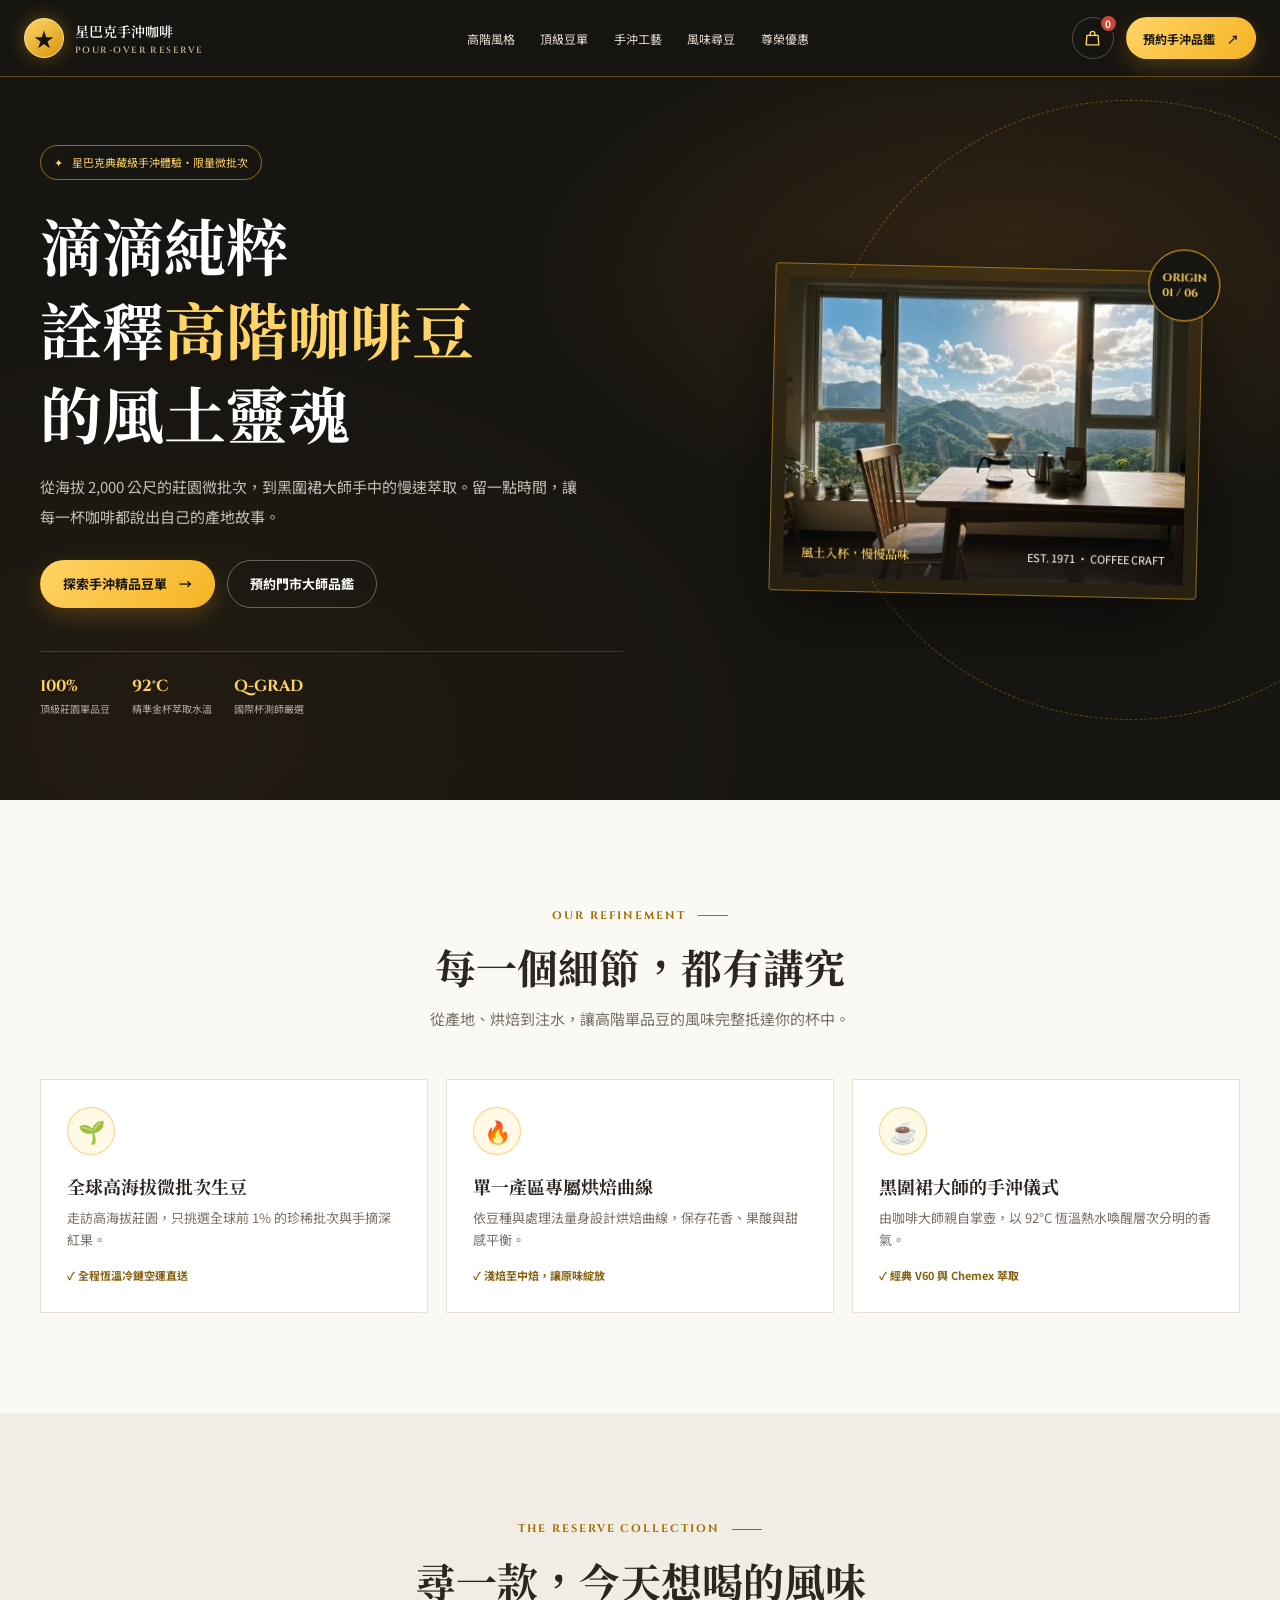
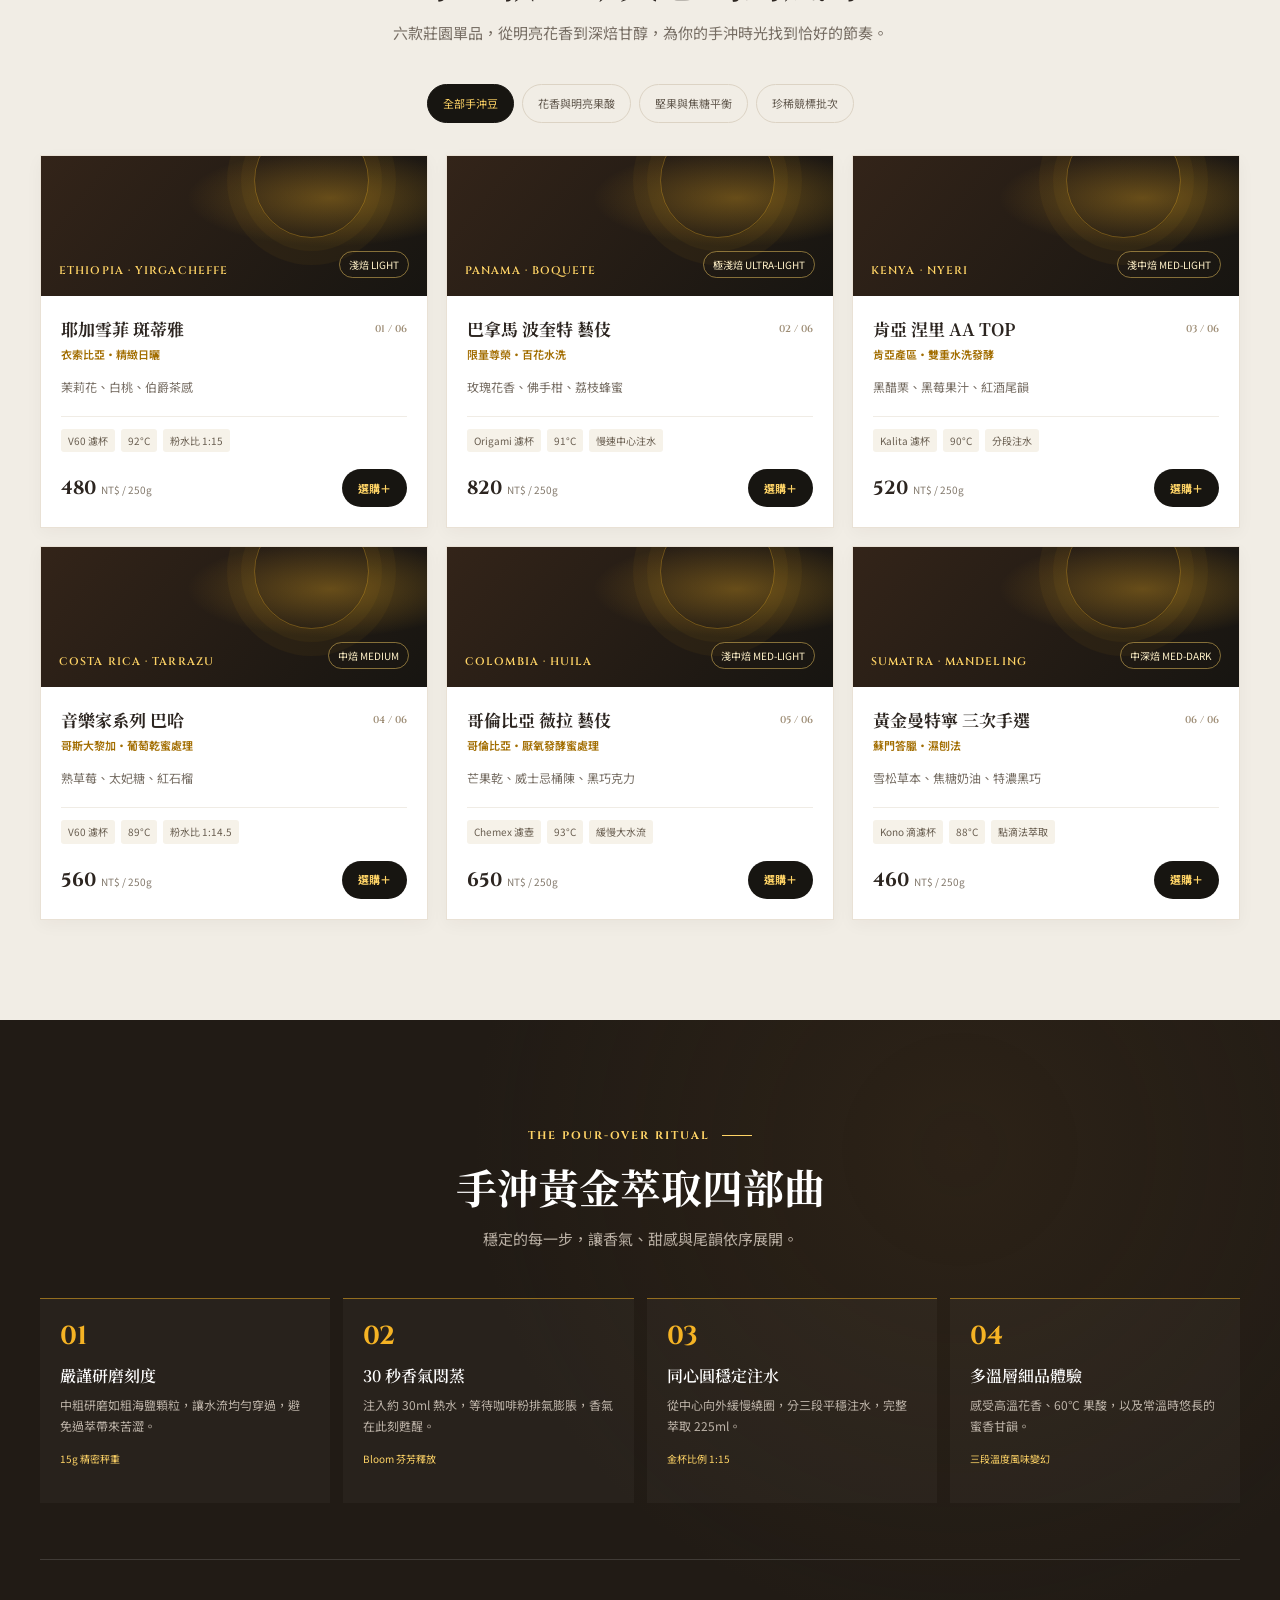
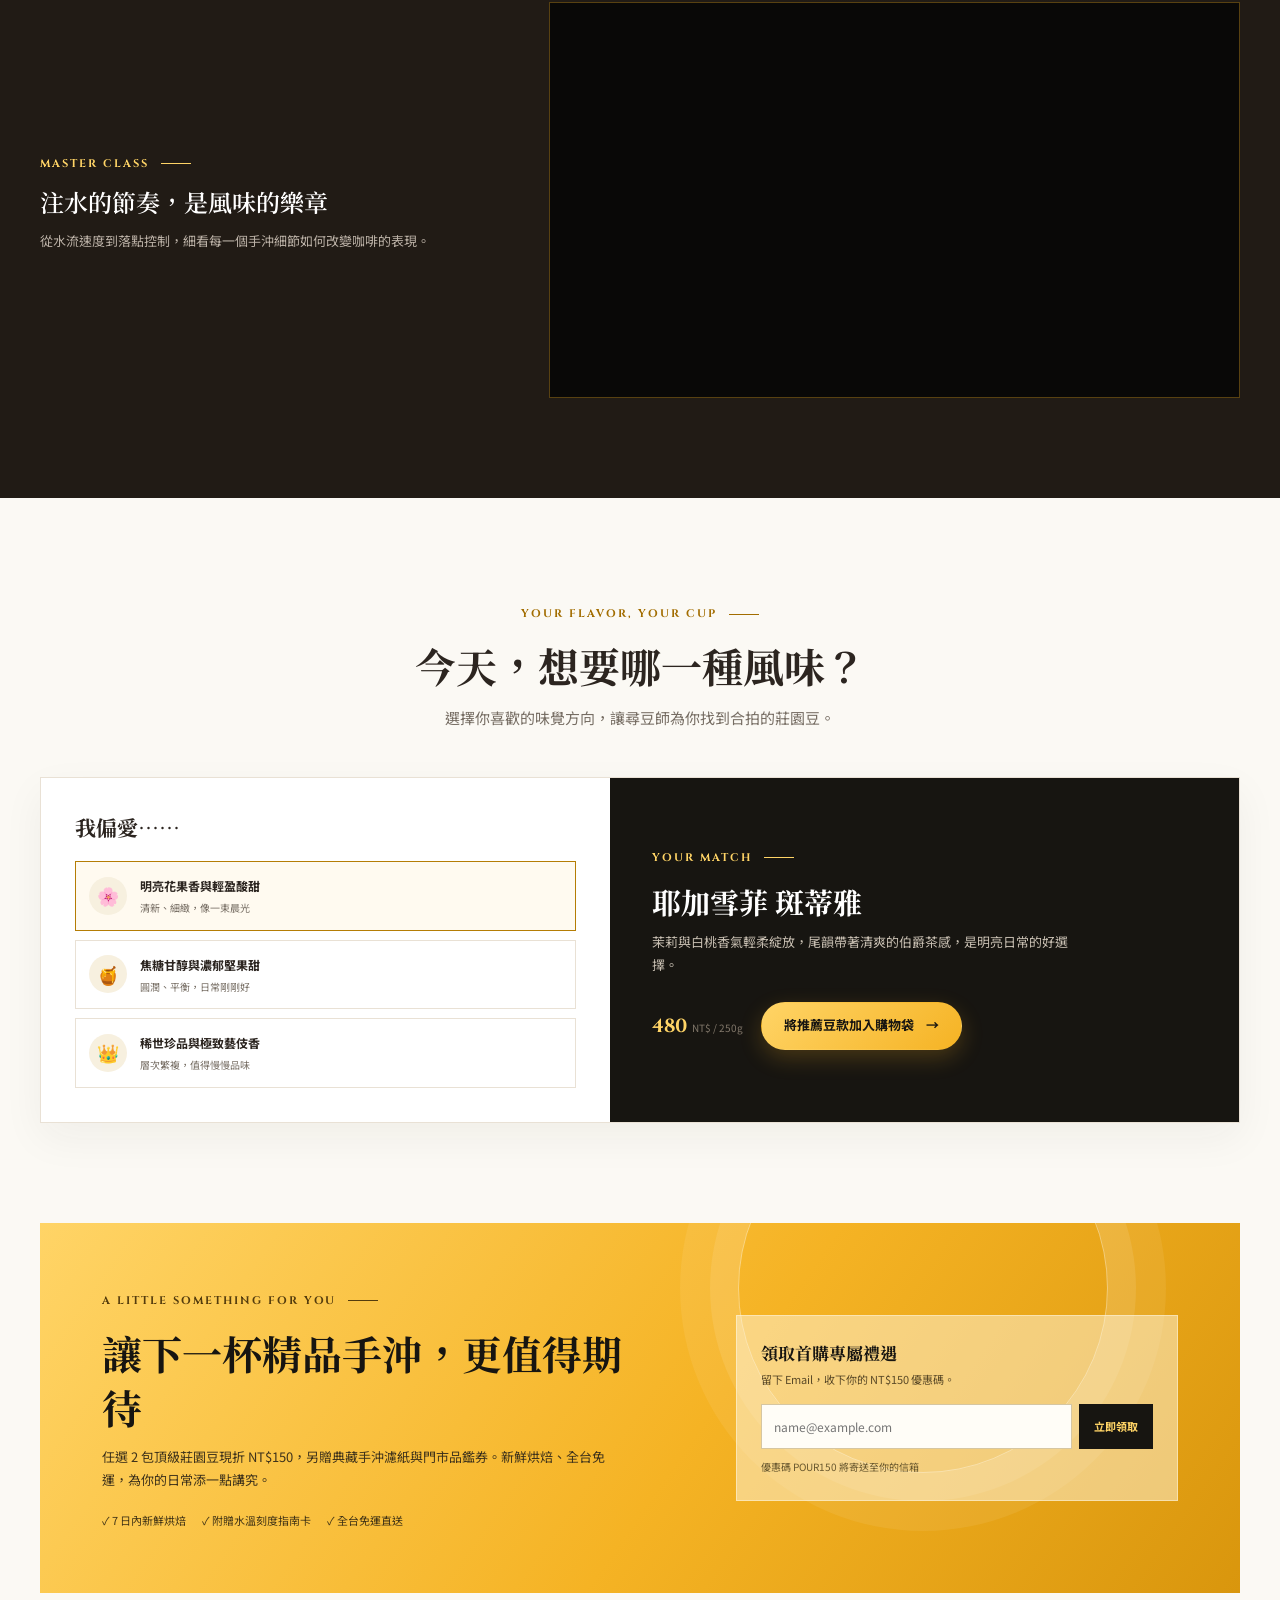
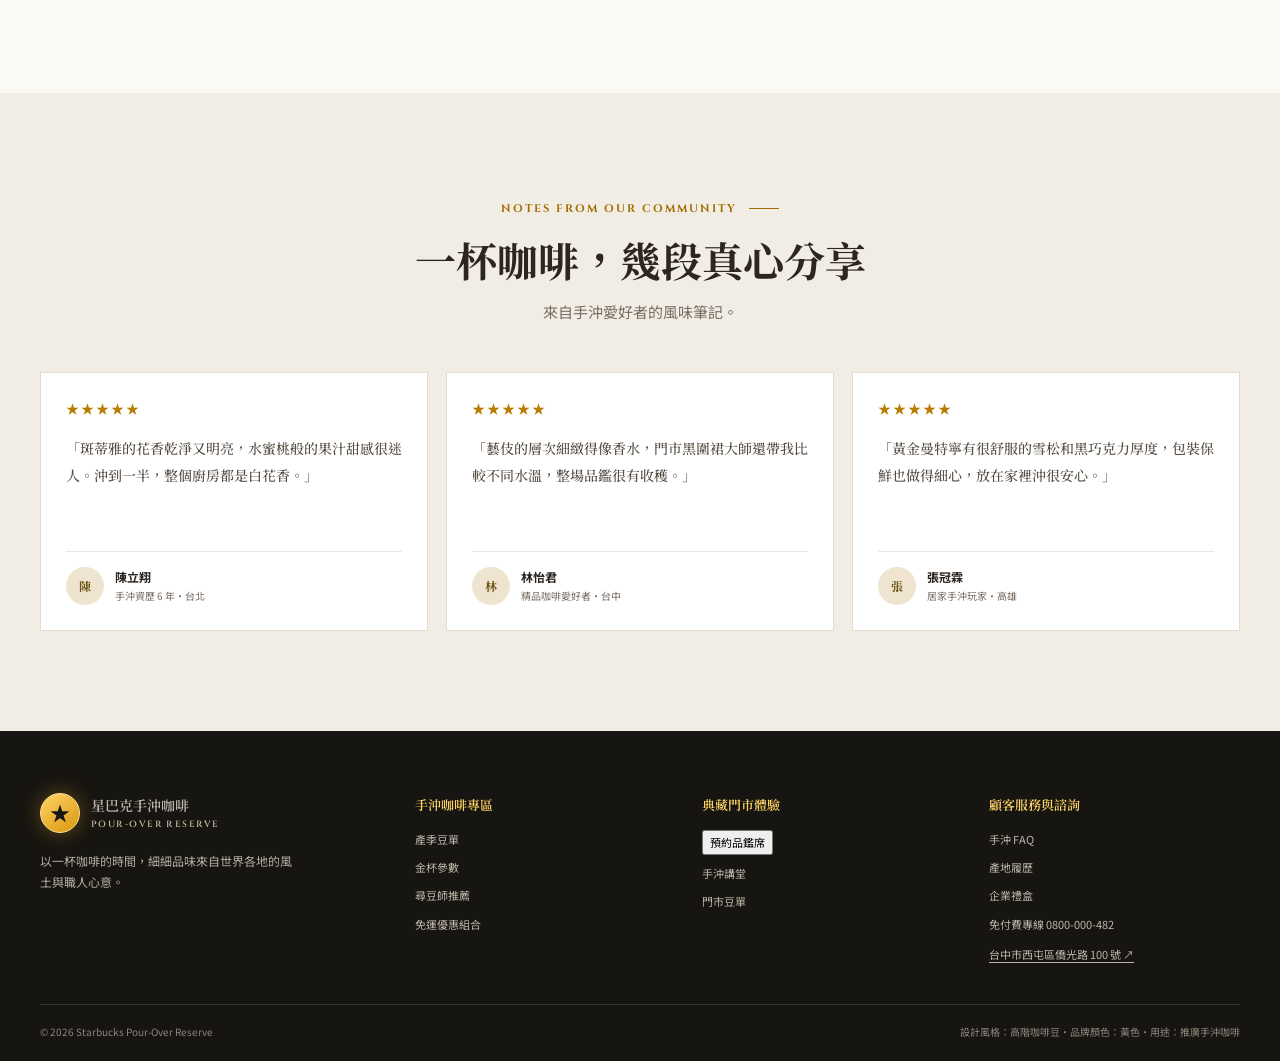
<file: onepage3/index.html>
<!DOCTYPE html>
<html lang="zh-Hant">
<head>
  <meta charset="UTF-8">
  <meta name="viewport" content="width=device-width, initial-scale=1.0">
  <meta name="description" content="星巴克手沖咖啡，嚴選全球頂級莊園單品豆，以慢萃工藝細緻呈現咖啡風土。">
  <meta name="theme-color" content="#171511">
  <title>星巴克手沖咖啡｜頂級莊園單品豆・極致慢萃工藝</title>
  <link rel="preconnect" href="https://fonts.googleapis.com">
  <link rel="preconnect" href="https://fonts.gstatic.com" crossorigin>
  <link href="https://fonts.googleapis.com/css2?family=Cinzel:wght@600;700;800&family=Noto+Sans+TC:wght@300;400;500;600;700&family=Noto+Serif+TC:wght@500;600;700;900&display=swap" rel="stylesheet">
  <style>
    :root {
      color-scheme: light;
      --gold: #f5b324;
      --gold-light: #ffd466;
      --gold-deep: #d9960d;
      --ink: #171511;
      --roast: #211b15;
      --card-dark: #2b241d;
      --cream: #fbf9f4;
      --white: #fff;
      --text: #2c2520;
      --muted: #766d63;
      --line: #e9e1d5;
      --serif: "Noto Serif TC", Georgia, serif;
      --sans: "Noto Sans TC", sans-serif;
      --display: "Cinzel", Georgia, serif;
      --container: min(1200px, calc(100% - 48px));
    }
    *, *::before, *::after { box-sizing: border-box; }
    html { scroll-behavior: smooth; scroll-padding-top: 82px; }
    body { margin: 0; background: var(--cream); color: var(--text); font: 400 15px/1.75 var(--sans); }
    body.modal-open { overflow: hidden; }
    img { display: block; max-width: 100%; }
    a { color: inherit; text-decoration: none; }
    button, input, select { font: inherit; }
    button, a, input, select { -webkit-tap-highlight-color: transparent; }
    button:focus-visible, a:focus-visible, input:focus-visible, select:focus-visible { outline: 3px solid #bc8208; outline-offset: 3px; }
    .container { width: var(--container); margin-inline: auto; }
    .eyebrow { display: inline-flex; align-items: center; gap: 12px; color: #a26d00; font: 700 11px/1.4 var(--display); letter-spacing: .18em; text-transform: uppercase; }
    .eyebrow::after { width: 30px; height: 1px; background: currentColor; content: ""; }
    .section-heading { max-width: 720px; margin: 0 auto 46px; text-align: center; }
    .section-heading .eyebrow { justify-content: center; }
    .section-heading h2 { margin: 13px 0 12px; font: 700 clamp(28px, 3.2vw, 42px)/1.35 var(--serif); }
    .section-heading p { max-width: 580px; margin: auto; color: var(--muted); }
    .button { display: inline-flex; min-height: 48px; align-items: center; justify-content: center; gap: 12px; border: 1px solid transparent; border-radius: 40px; padding: 0 22px; cursor: pointer; font-size: 13px; font-weight: 700; transition: transform .2s ease, box-shadow .2s ease, background .2s ease; }
    .button:hover { transform: translateY(-2px); }
    .button-gold { background: linear-gradient(135deg, var(--gold-light), var(--gold)); color: var(--ink); box-shadow: 0 8px 22px #f5b32438; }
    .button-gold:hover { box-shadow: 0 11px 26px #f5b32455; }
    .button-outline { border-color: #ffffff55; background: transparent; color: var(--white); }
    .button-outline:hover { border-color: var(--gold-light); color: var(--gold-light); }
    .button-dark { background: var(--ink); color: var(--gold-light); }

    .navbar { position: fixed; z-index: 20; inset: 0 0 auto; border-bottom: 1px solid #f5b32455; background: #171511f2; backdrop-filter: blur(14px); color: var(--white); }
    .nav-inner { width: min(1320px, calc(100% - 48px)); min-height: 76px; margin: auto; display: flex; align-items: center; justify-content: space-between; gap: 24px; }
    .brand { display: inline-flex; flex: 0 0 auto; align-items: center; gap: 11px; }
    .brand-mark { display: grid; width: 40px; aspect-ratio: 1; place-items: center; border: 1px solid #ffe39a; border-radius: 50%; background: linear-gradient(145deg, #ffd466, #d9960d); color: var(--ink); font-size: 20px; box-shadow: 0 0 20px #f5b32455; }
    .brand-copy { display: grid; line-height: 1.25; }
    .brand-copy strong { font: 600 14px var(--serif); }
    .brand-copy small { margin-top: 3px; color: #c9b99d; font: 600 9px var(--display); letter-spacing: .16em; }
    .nav-links { display: flex; align-items: center; gap: clamp(14px, 2vw, 28px); margin: 0; padding: 0; list-style: none; }
    .nav-links a { position: relative; display: block; padding: 10px 0; color: #e7e0d5; font-size: 12px; white-space: nowrap; }
    .nav-links a::after { position: absolute; right: 0; bottom: 3px; left: 0; height: 1px; background: var(--gold); content: ""; transform: scaleX(0); transform-origin: left; transition: transform .2s ease; }
    .nav-links a:hover { color: var(--gold-light); }
    .nav-links a:hover::after { transform: scaleX(1); }
    .nav-actions { display: flex; flex: 0 0 auto; align-items: center; gap: 12px; }
    .cart-button, .menu-toggle { position: relative; display: grid; width: 42px; height: 42px; place-items: center; border: 1px solid #ffffff3d; border-radius: 50%; background: transparent; color: var(--gold-light); cursor: pointer; }
    .cart-button svg { width: 19px; height: 19px; }
    .cart-count { position: absolute; top: -4px; right: -5px; display: grid; min-width: 19px; height: 19px; place-items: center; border: 2px solid var(--ink); border-radius: 50%; background: #c84735; color: #fff; font: 700 10px var(--sans); }
    .nav-cta { min-height: 42px; padding-inline: 16px; font-size: 12px; }
    .menu-toggle { display: none; font-size: 20px; }

    .hero { position: relative; min-height: 730px; overflow: hidden; padding: 145px 0 82px; background: radial-gradient(ellipse at 79% 34%, #583b1670 0, transparent 34%), radial-gradient(ellipse at 13% 92%, #4b321633 0, transparent 40%), var(--ink); color: var(--white); }
    .hero::after { position: absolute; top: 100px; right: -160px; width: min(52vw, 620px); aspect-ratio: 1; border: 1px dashed #f5b32455; border-radius: 50%; content: ""; animation: orbit 60s linear infinite; pointer-events: none; }
    @keyframes orbit { to { transform: rotate(360deg); } }
    .hero-grid { position: relative; z-index: 1; display: grid; grid-template-columns: 1.05fr .95fr; align-items: center; gap: clamp(38px, 7vw, 100px); }
    .hero-copy { animation: rise .7s both; }
    @keyframes rise { from { opacity: 0; transform: translateY(18px); } to { opacity: 1; transform: translateY(0); } }
    .hero-tag { display: inline-flex; align-items: center; gap: 9px; border: 1px solid #f5b3248c; border-radius: 30px; padding: 7px 13px; color: var(--gold-light); font-size: 11px; }
    .hero h1 { max-width: 650px; margin: 23px 0 18px; font: 700 clamp(37px, 5vw, 62px)/1.35 var(--serif); letter-spacing: 0; }
    .hero h1 em { color: var(--gold-light); font-style: normal; }
    .hero-copy > p { max-width: 545px; margin: 0; color: #c7bfb3; font-size: 15px; line-height: 2; }
    .hero-actions { display: flex; flex-wrap: wrap; gap: 12px; margin-top: 28px; }
    .hero-stats { display: flex; flex-wrap: wrap; gap: 22px; margin-top: 43px; padding-top: 23px; border-top: 1px solid #ffffff26; }
    .stat { display: grid; gap: 3px; }
    .stat strong { color: var(--gold-light); font: 700 16px var(--display); }
    .stat span { color: #b7afa4; font-size: 10px; }
    .hero-visual { position: relative; max-width: 500px; justify-self: end; padding: 13px; border: 1px solid #f5b32480; border-radius: 4px; background: #f5b32412; box-shadow: 0 25px 70px #0008; transform: rotate(1.3deg); }
    .hero-visual img { width: 100%; aspect-ratio: 4 / 3; object-fit: cover; filter: saturate(.82); }
    .image-caption { position: absolute; right: 13px; bottom: 13px; left: 13px; display: flex; justify-content: space-between; gap: 12px; padding: 32px 18px 15px; background: linear-gradient(transparent, #14110fe8); color: #fff; font-size: 11px; }
    .image-caption strong { color: var(--gold-light); font: 600 12px var(--serif); }
    .visual-index { position: absolute; top: -23px; right: -18px; display: grid; width: 72px; aspect-ratio: 1; place-items: center; border: 1px solid #f5b324; border-radius: 50%; background: var(--ink); color: var(--gold-light); font: 700 11px var(--display); }

    .features-section, .beans-section, .finder-section, .reviews-section { padding: 100px 0; }
    .feature-grid { display: grid; grid-template-columns: repeat(3, 1fr); gap: 18px; }
    .feature { min-height: 225px; padding: 27px 26px; border: 1px solid var(--line); background: var(--white); transition: transform .22s ease, box-shadow .22s ease; }
    .feature:hover { transform: translateY(-4px); box-shadow: 0 12px 30px #2c252014; }
    .feature-icon { display: grid; width: 48px; height: 48px; place-items: center; border: 1px solid #f5b32485; border-radius: 50%; background: #fff9e6; font-size: 22px; }
    .feature h3 { margin: 18px 0 7px; font: 700 18px/1.5 var(--serif); }
    .feature p { margin: 0; color: var(--muted); font-size: 13px; }
    .feature .proof { display: block; margin-top: 14px; color: #85600e; font-size: 11px; font-weight: 700; }

    .beans-section { background: #f1ede5; }
    .filter-tabs { display: flex; flex-wrap: wrap; justify-content: center; gap: 8px; margin: -8px 0 32px; }
    .filter-tab { min-height: 39px; border: 1px solid #dcd3c4; border-radius: 24px; padding: 0 15px; background: transparent; color: #62594e; cursor: pointer; font-size: 11px; transition: .2s ease; }
    .filter-tab:hover, .filter-tab.active { border-color: var(--ink); background: var(--ink); color: var(--gold-light); }
    .bean-grid { display: grid; grid-template-columns: repeat(3, minmax(0, 1fr)); gap: 18px; }
    .bean-card { overflow: hidden; border: 1px solid var(--line); background: var(--white); box-shadow: 0 5px 16px #2c25200a; animation: card-in .35s both; }
    @keyframes card-in { from { opacity: 0; transform: translateY(8px); } to { opacity: 1; transform: translateY(0); } }
    .bean-card[hidden] { display: none; }
    .bean-art { position: relative; display: flex; min-height: 140px; align-items: flex-end; justify-content: space-between; overflow: hidden; padding: 18px; background: radial-gradient(ellipse at 75% 30%, #f5b32455, transparent 35%), linear-gradient(130deg, #332419, #171511); color: var(--gold-light); }
    .bean-art::after { position: absolute; top: -33px; right: 15%; width: 115px; aspect-ratio: 1; border: 1px solid #f5b32452; border-radius: 50%; box-shadow: 0 0 0 13px #f5b3240b, 0 0 0 27px #f5b3240b; content: ""; }
    .bean-art .origin { position: relative; z-index: 1; font: 600 11px var(--display); letter-spacing: .1em; }
    .bean-art .roast { position: relative; z-index: 1; border: 1px solid #ffd46677; border-radius: 20px; padding: 4px 9px; color: #fff1c8; font-size: 10px; }
    .bean-info { padding: 20px; }
    .bean-topline { display: flex; align-items: center; justify-content: space-between; gap: 12px; }
    .bean-topline h3 { margin: 0; font: 700 17px/1.5 var(--serif); }
    .bean-id { color: #9c8b73; font: 600 10px var(--display); }
    .bean-process { margin: 3px 0 12px; color: #a26d00; font-size: 11px; font-weight: 600; }
    .bean-notes { min-height: 25px; margin: 0 0 15px; color: var(--muted); font-size: 12px; }
    .bean-params { display: flex; flex-wrap: wrap; gap: 6px; padding-top: 12px; border-top: 1px solid #f0ece5; }
    .bean-params span { border-radius: 3px; padding: 3px 7px; background: #f6f2e9; color: #695e50; font-size: 10px; }
    .bean-buy { display: flex; align-items: center; justify-content: space-between; gap: 12px; margin-top: 17px; }
    .price { color: var(--text); font: 700 19px var(--display); white-space: nowrap; }
    .price small { color: #82786b; font: 400 10px var(--sans); }
    .buy-button { min-height: 38px; padding-inline: 15px; font-size: 11px; }

    .ritual-section { padding: 100px 0; background: radial-gradient(ellipse at 75% 12%, #523a1d38, transparent 36%), var(--roast); color: var(--white); }
    .ritual-section .section-heading p { color: #bbb1a5; }
    .ritual-section .eyebrow { color: var(--gold-light); }
    .ritual-grid { display: grid; grid-template-columns: repeat(4, 1fr); gap: 13px; }
    .ritual-step { min-height: 205px; padding: 20px; border-top: 1px solid #f5b32485; background: #ffffff08; }
    .step-number { color: var(--gold); font: 700 26px var(--display); }
    .ritual-step h3 { margin: 10px 0 7px; font: 600 16px var(--serif); }
    .ritual-step p { margin: 0; color: #bcb2a7; font-size: 12px; }
    .step-tag { display: inline-block; margin-top: 14px; color: var(--gold-light); font-size: 10px; }
    .video-wrap { display: grid; grid-template-columns: .8fr 1.2fr; align-items: center; gap: 48px; margin-top: 56px; padding-top: 42px; border-top: 1px solid #ffffff24; }
    .video-copy .eyebrow { margin-bottom: 14px; }
    .video-copy h3 { margin: 0 0 10px; font: 600 24px/1.45 var(--serif); }
    .video-copy p { margin: 0; color: #bcb2a7; font-size: 13px; }
    .video-frame { width: 100%; aspect-ratio: 560 / 315; border: 1px solid #f5b32455; background: #090807; }
    .video-frame iframe { width: 100%; height: 100%; border: 0; }

    .finder-section { background: var(--cream); }
    .finder-panel { display: grid; grid-template-columns: .95fr 1.05fr; border: 1px solid var(--line); background: #fff; box-shadow: 0 15px 40px #2c25200d; }
    .finder-choices { padding: 34px; }
    .finder-choices h3 { margin: 0 0 19px; font: 700 21px var(--serif); }
    .choice-list { display: grid; gap: 9px; }
    .flavor-choice { display: flex; width: 100%; align-items: center; gap: 13px; border: 1px solid var(--line); padding: 13px; background: white; color: var(--text); text-align: left; cursor: pointer; transition: .2s ease; }
    .flavor-choice:hover, .flavor-choice[aria-pressed="true"] { border-color: #b57d05; background: #fffaf0; }
    .choice-icon { display: grid; flex: 0 0 38px; width: 38px; height: 38px; place-items: center; border-radius: 50%; background: #f7f0df; font-size: 18px; }
    .flavor-choice strong, .flavor-choice small { display: block; }
    .flavor-choice strong { font-size: 12px; }
    .flavor-choice small { margin-top: 3px; color: var(--muted); font-size: 10px; }
    .finder-result { display: flex; flex-direction: column; justify-content: center; min-height: 340px; padding: 42px; background: var(--ink); color: var(--white); }
    .finder-result .eyebrow { color: var(--gold-light); }
    .finder-result h3 { margin: 16px 0 9px; font: 700 29px/1.4 var(--serif); }
    .finder-result p { max-width: 430px; margin: 0; color: #c8bfb2; font-size: 13px; }
    .result-buy { display: flex; align-items: center; gap: 18px; margin-top: 25px; }
    .result-buy .price { color: var(--gold-light); }

    .vip-section { padding: 0 0 100px; background: var(--cream); }
    .vip-panel { position: relative; display: grid; grid-template-columns: 1.15fr .85fr; gap: 36px; overflow: hidden; padding: clamp(30px, 5vw, 62px); background: linear-gradient(125deg, #ffd466, #f5b324 55%, #d9960d); color: var(--ink); }
    .vip-panel::after { position: absolute; top: -120px; right: 11%; width: 370px; aspect-ratio: 1; border: 1px solid #ffffff6b; border-radius: 50%; box-shadow: 0 0 0 28px #ffffff18, 0 0 0 58px #ffffff12; content: ""; pointer-events: none; }
    .vip-copy, .vip-form-wrap { position: relative; z-index: 1; }
    .vip-copy .eyebrow { color: #543c0d; }
    .vip-copy h2 { max-width: 550px; margin: 15px 0 12px; font: 700 clamp(28px, 3.3vw, 40px)/1.35 var(--serif); }
    .vip-copy > p { max-width: 510px; margin: 0; color: #3e321b; font-size: 13px; }
    .vip-perks { display: flex; flex-wrap: wrap; gap: 9px 16px; margin-top: 20px; color: #433516; font-size: 11px; }
    .vip-form-wrap { align-self: center; padding: 24px; border: 1px solid #fff9e67a; background: #fff7df80; }
    .vip-form-wrap h3 { margin: 0 0 5px; font: 700 17px var(--serif); }
    .vip-form-wrap p { margin: 0 0 15px; color: #5a4927; font-size: 11px; }
    .email-row { display: flex; gap: 7px; }
    .email-row input { min-width: 0; flex: 1; height: 45px; border: 1px solid #9a741f66; border-radius: 0; padding: 0 12px; background: #fffdf7; color: var(--text); font-size: 12px; }
    .email-row button { min-height: 45px; border-radius: 0; padding-inline: 14px; font-size: 11px; }
    .vip-note { display: block; margin-top: 9px; color: #69582f; font-size: 10px; }

    .reviews-section { background: #f1ede5; }
    .review-grid { display: grid; grid-template-columns: repeat(3, 1fr); gap: 18px; }
    .review { padding: 25px; border: 1px solid #e3dbcf; background: #fff; }
    .stars { color: #b77c00; font-size: 13px; letter-spacing: 2px; }
    .review blockquote { min-height: 96px; margin: 15px 0 20px; color: #534a40; font: 500 14px/1.9 var(--serif); }
    .review-person { display: flex; align-items: center; gap: 11px; padding-top: 14px; border-top: 1px solid #eee8df; }
    .avatar { display: grid; width: 38px; height: 38px; place-items: center; border-radius: 50%; background: #eee4d0; color: #715517; font: 700 12px var(--serif); }
    .review-person strong, .review-person small { display: block; }
    .review-person strong { font-size: 12px; }
    .review-person small { color: var(--muted); font-size: 10px; }

    .footer { padding: 62px 0 20px; background: var(--ink); color: #eee7dc; }
    .footer-grid { display: grid; grid-template-columns: 1.35fr repeat(3, 1fr); gap: 36px; padding-bottom: 38px; }
    .footer-brand p { max-width: 260px; margin: 17px 0 0; color: #b5aba0; font-size: 12px; }
    .footer h3 { margin: 2px 0 16px; color: var(--gold-light); font: 600 13px var(--serif); }
    .footer ul { display: grid; gap: 9px; margin: 0; padding: 0; list-style: none; }
    .footer li, .footer a { color: #bdb4a9; font-size: 11px; }
    .footer a:hover { color: var(--gold-light); }
    .footer-address { display: inline-block; margin-top: 11px; text-decoration: underline; text-underline-offset: 3px; }
    .footer-bottom { display: flex; justify-content: space-between; gap: 20px; padding-top: 18px; border-top: 1px solid #ffffff20; color: #8f867c; font-size: 10px; }

    .modal-overlay { position: fixed; z-index: 40; inset: 0; display: grid; place-items: center; overflow-y: auto; padding: 20px; background: #080706b8; opacity: 0; visibility: hidden; transition: opacity .2s ease, visibility .2s ease; }
    .modal-overlay.open { opacity: 1; visibility: visible; }
    .modal { width: min(540px, 100%); max-height: min(90vh, 760px); overflow-y: auto; background: var(--cream); box-shadow: 0 25px 80px #0008; transform: translateY(12px); transition: transform .2s ease; }
    .modal-overlay.open .modal { transform: translateY(0); }
    .modal-head { display: flex; align-items: flex-start; justify-content: space-between; gap: 20px; padding: 25px 27px 20px; background: var(--ink); color: white; }
    .modal-head .eyebrow { color: var(--gold-light); }
    .modal-head h2 { margin: 7px 0 0; font: 700 22px var(--serif); }
    .modal-close { display: grid; width: 36px; height: 36px; flex: 0 0 auto; place-items: center; border: 1px solid #ffffff47; border-radius: 50%; background: transparent; color: #fff; cursor: pointer; font-size: 20px; }
    .reserve-form { display: grid; grid-template-columns: 1fr 1fr; gap: 15px; padding: 24px 27px 27px; }
    .field { display: grid; gap: 6px; }
    .field.full { grid-column: 1 / -1; }
    .field label { color: #50473d; font-size: 11px; font-weight: 700; }
    .field input, .field select { width: 100%; height: 44px; border: 1px solid #d9d0c3; border-radius: 0; padding: 0 11px; background: white; color: var(--text); font-size: 12px; }
    .reserve-form .button { grid-column: 1 / -1; margin-top: 5px; }
    .toast { position: fixed; z-index: 50; right: 24px; bottom: 24px; max-width: min(420px, calc(100% - 32px)); padding: 14px 18px; border-left: 4px solid var(--gold); background: var(--ink); color: #fff; box-shadow: 0 12px 35px #0004; opacity: 0; visibility: hidden; transform: translateY(12px); transition: .25s ease; font-size: 12px; }
    .toast.show { opacity: 1; visibility: visible; transform: translateY(0); }
    .toast strong { color: var(--gold-light); }
    .sr-only { position: absolute; width: 1px; height: 1px; overflow: hidden; clip: rect(0, 0, 0, 0); white-space: nowrap; clip-path: inset(50%); }

    @media (max-width: 1050px) {
      .nav-links { gap: 13px; }
      .nav-links a { font-size: 11px; }
      .nav-cta { padding-inline: 13px; }
      .hero-grid { gap: 42px; }
    }
    @media (max-width: 900px) {
      .nav-links { position: absolute; top: 76px; right: 0; left: 0; display: none; align-items: stretch; gap: 0; padding: 8px 24px 18px; border-bottom: 1px solid #f5b32455; background: #171511fa; }
      .nav-links.open { display: grid; }
      .nav-links a { padding: 12px 0; border-bottom: 1px solid #ffffff14; font-size: 13px; }
      .nav-links a::after { display: none; }
      .menu-toggle { display: grid; }
      .hero { min-height: auto; padding-top: 130px; }
      .hero-grid { grid-template-columns: 1fr; }
      .hero-copy { max-width: 690px; }
      .hero-visual { width: min(100%, 560px); justify-self: center; }
      .hero::after { top: 440px; right: -170px; width: 480px; }
      .feature-grid, .bean-grid, .review-grid { grid-template-columns: repeat(2, minmax(0, 1fr)); }
      .ritual-grid { grid-template-columns: repeat(2, 1fr); }
      .vip-panel { grid-template-columns: 1fr; }
      .vip-form-wrap { max-width: 580px; }
      .footer-grid { grid-template-columns: repeat(2, 1fr); }
    }
    @media (max-width: 640px) {
      :root { --container: min(100% - 32px, 520px); }
      .nav-inner { width: calc(100% - 28px); min-height: 68px; gap: 10px; }
      .brand-mark { width: 36px; }
      .brand-copy strong { font-size: 12px; }
      .brand-copy small { font-size: 8px; }
      .nav-links { top: 68px; }
      .nav-actions { gap: 7px; }
      .nav-cta { display: none; }
      .cart-button, .menu-toggle { width: 38px; height: 38px; }
      .hero { padding: 112px 0 62px; }
      .hero h1 { font-size: clamp(35px, 10vw, 48px); }
      .hero-copy > p { font-size: 13px; }
      .hero-actions { display: grid; grid-template-columns: 1fr; max-width: 300px; }
      .hero-stats { display: grid; grid-template-columns: repeat(3, 1fr); gap: 12px; }
      .stat strong { font-size: 13px; }
      .stat span { font-size: 9px; }
      .hero-visual { padding: 8px; }
      .image-caption { right: 8px; bottom: 8px; left: 8px; padding: 27px 12px 11px; }
      .features-section, .beans-section, .finder-section, .reviews-section, .ritual-section { padding: 72px 0; }
      .section-heading { margin-bottom: 32px; }
      .section-heading h2 { font-size: 29px; }
      .feature-grid, .bean-grid, .review-grid, .ritual-grid { grid-template-columns: 1fr; }
      .feature { min-height: 0; }
      .bean-art { min-height: 125px; }
      .ritual-step { min-height: 0; }
      .video-wrap { grid-template-columns: 1fr; gap: 22px; margin-top: 38px; padding-top: 30px; }
      .video-copy h3 { font-size: 21px; }
      .finder-panel { grid-template-columns: 1fr; }
      .finder-choices { padding: 24px 18px; }
      .finder-result { min-height: 290px; padding: 28px 22px; }
      .finder-result h3 { font-size: 25px; }
      .vip-section { padding-bottom: 72px; }
      .vip-panel { gap: 24px; padding: 28px 20px; }
      .vip-form-wrap { padding: 19px 15px; }
      .email-row { flex-direction: column; }
      .email-row button { width: 100%; }
      .review blockquote { min-height: 0; }
      .footer { padding-top: 48px; }
      .footer-grid { grid-template-columns: 1fr 1fr; gap: 28px 20px; }
      .footer-brand { grid-column: 1 / -1; }
      .footer-bottom { flex-direction: column; gap: 7px; }
      .reserve-form { grid-template-columns: 1fr; padding: 20px; }
      .field.full, .reserve-form .button { grid-column: auto; }
      .modal-head { padding: 21px 20px 17px; }
      .toast { right: 16px; bottom: 16px; }
    }
    @media (prefers-reduced-motion: reduce) {
      *, *::before, *::after { scroll-behavior: auto !important; animation-duration: .01ms !important; animation-iteration-count: 1 !important; transition-duration: .01ms !important; }
    }
  </style>
</head>
<body>
  <header class="navbar" id="navbar">
    <nav class="nav-inner" aria-label="主要導覽">
      <a class="brand" href="#home" aria-label="星巴克手沖咖啡首頁">
        <span class="brand-mark" aria-hidden="true">★</span>
        <span class="brand-copy"><strong>星巴克手沖咖啡</strong><small>POUR-OVER RESERVE</small></span>
      </a>
      <ul class="nav-links" id="navLinks">
        <li><a href="#features">高階風格</a></li>
        <li><a href="#beans">頂級豆單</a></li>
        <li><a href="#ritual">手沖工藝</a></li>
        <li><a href="#finder">風味尋豆</a></li>
        <li><a href="#vip">尊榮優惠</a></li>
      </ul>
      <div class="nav-actions">
        <button class="cart-button" id="cartButton" type="button" aria-label="購物袋，共 0 件">
          <svg viewBox="0 0 24 24" fill="none" stroke="currentColor" stroke-width="1.7" aria-hidden="true"><path d="M5 8h14l1 12H4L5 8Z"/><path d="M9 9V6a3 3 0 0 1 6 0v3"/></svg>
          <span class="cart-count" id="cartCount" aria-live="polite">0</span>
        </button>
        <button class="button button-gold nav-cta reserve-trigger" type="button">預約手沖品鑑 <span aria-hidden="true">↗</span></button>
        <button class="menu-toggle" id="menuToggle" type="button" aria-label="開啟導覽選單" aria-expanded="false" aria-controls="navLinks">☰</button>
      </div>
    </nav>
  </header>

  <main>
    <section class="hero" id="home">
      <div class="container hero-grid">
        <div class="hero-copy">
          <span class="hero-tag"><span aria-hidden="true">✦</span> 星巴克典藏級手沖體驗・限量微批次</span>
          <h1>滴滴純粹<br>詮釋<em>高階咖啡豆</em><br>的風土靈魂</h1>
          <p>從海拔 2,000 公尺的莊園微批次，到黑圍裙大師手中的慢速萃取。留一點時間，讓每一杯咖啡都說出自己的產地故事。</p>
          <div class="hero-actions">
            <a class="button button-gold" href="#beans">探索手沖精品豆單 <span aria-hidden="true">→</span></a>
            <button class="button button-outline reserve-trigger" type="button">預約門市大師品鑑</button>
          </div>
          <div class="hero-stats" aria-label="咖啡品質數據">
            <div class="stat"><strong>100%</strong><span>頂級莊園單品豆</span></div>
            <div class="stat"><strong>92°C</strong><span>精準金杯萃取水溫</span></div>
            <div class="stat"><strong>Q-GRAD</strong><span>國際杯測師嚴選</span></div>
          </div>
        </div>
        <figure class="hero-visual">
          <img src="../onepage2/images/hero.jpg" alt="窗景山巒前，手沖咖啡器具靜置於木桌上">
          <figcaption class="image-caption"><strong>風土入杯，慢慢品味</strong><span>EST. 1971 · COFFEE CRAFT</span></figcaption>
          <span class="visual-index" aria-hidden="true">ORIGIN<br>01 / 06</span>
        </figure>
      </div>
    </section>

    <section class="features-section" id="features">
      <div class="container">
        <header class="section-heading"><span class="eyebrow">OUR REFINEMENT</span><h2>每一個細節，都有講究</h2><p>從產地、烘焙到注水，讓高階單品豆的風味完整抵達你的杯中。</p></header>
        <div class="feature-grid">
          <article class="feature"><span class="feature-icon" aria-hidden="true">🌱</span><h3>全球高海拔微批次生豆</h3><p>走訪高海拔莊園，只挑選全球前 1% 的珍稀批次與手摘深紅果。</p><span class="proof">✓ 全程恆溫冷鏈空運直送</span></article>
          <article class="feature"><span class="feature-icon" aria-hidden="true">🔥</span><h3>單一產區專屬烘焙曲線</h3><p>依豆種與處理法量身設計烘焙曲線，保存花香、果酸與甜感平衡。</p><span class="proof">✓ 淺焙至中焙，讓原味綻放</span></article>
          <article class="feature"><span class="feature-icon" aria-hidden="true">☕</span><h3>黑圍裙大師的手沖儀式</h3><p>由咖啡大師親自掌壺，以 92°C 恆溫熱水喚醒層次分明的香氣。</p><span class="proof">✓ 經典 V60 與 Chemex 萃取</span></article>
        </div>
      </div>
    </section>

    <section class="beans-section" id="beans">
      <div class="container">
        <header class="section-heading"><span class="eyebrow">THE RESERVE COLLECTION</span><h2>尋一款，今天想喝的風味</h2><p>六款莊園單品，從明亮花香到深焙甘醇，為你的手沖時光找到恰好的節奏。</p></header>
        <div class="filter-tabs" role="group" aria-label="咖啡豆分類">
          <button class="filter-tab active" type="button" data-filter="all" aria-pressed="true">全部手沖豆</button>
          <button class="filter-tab" type="button" data-filter="light" aria-pressed="false">花香與明亮果酸</button>
          <button class="filter-tab" type="button" data-filter="medium" aria-pressed="false">堅果與焦糖平衡</button>
          <button class="filter-tab" type="button" data-filter="rare" aria-pressed="false">珍稀競標批次</button>
        </div>
        <div class="bean-grid" id="beansContainer">
          <article class="bean-card" data-category="light" data-bean="耶加雪菲 斑蒂雅" data-price="480">
            <div class="bean-art"><span class="origin">ETHIOPIA · YIRGACHEFFE</span><span class="roast">淺焙 LIGHT</span></div>
            <div class="bean-info"><div class="bean-topline"><h3>耶加雪菲 斑蒂雅</h3><span class="bean-id">01 / 06</span></div><p class="bean-process">衣索比亞・精緻日曬</p><p class="bean-notes">茉莉花、白桃、伯爵茶感</p><div class="bean-params"><span>V60 濾杯</span><span>92°C</span><span>粉水比 1:15</span></div><div class="bean-buy"><span class="price">480 <small>NT$ / 250g</small></span><button class="button button-dark buy-button" type="button">選購＋</button></div></div>
          </article>
          <article class="bean-card" data-category="rare" data-bean="巴拿馬 波奎特 藝伎" data-price="820">
            <div class="bean-art"><span class="origin">PANAMA · BOQUETE</span><span class="roast">極淺焙 ULTRA-LIGHT</span></div>
            <div class="bean-info"><div class="bean-topline"><h3>巴拿馬 波奎特 藝伎</h3><span class="bean-id">02 / 06</span></div><p class="bean-process">限量尊榮・百花水洗</p><p class="bean-notes">玫瑰花香、佛手柑、荔枝蜂蜜</p><div class="bean-params"><span>Origami 濾杯</span><span>91°C</span><span>慢速中心注水</span></div><div class="bean-buy"><span class="price">820 <small>NT$ / 250g</small></span><button class="button button-dark buy-button" type="button">選購＋</button></div></div>
          </article>
          <article class="bean-card" data-category="light" data-bean="肯亞 涅里 AA TOP" data-price="520">
            <div class="bean-art"><span class="origin">KENYA · NYERI</span><span class="roast">淺中焙 MED-LIGHT</span></div>
            <div class="bean-info"><div class="bean-topline"><h3>肯亞 涅里 AA TOP</h3><span class="bean-id">03 / 06</span></div><p class="bean-process">肯亞產區・雙重水洗發酵</p><p class="bean-notes">黑醋栗、黑莓果汁、紅酒尾韻</p><div class="bean-params"><span>Kalita 濾杯</span><span>90°C</span><span>分段注水</span></div><div class="bean-buy"><span class="price">520 <small>NT$ / 250g</small></span><button class="button button-dark buy-button" type="button">選購＋</button></div></div>
          </article>
          <article class="bean-card" data-category="medium" data-bean="音樂家系列 巴哈" data-price="560">
            <div class="bean-art"><span class="origin">COSTA RICA · TARRAZU</span><span class="roast">中焙 MEDIUM</span></div>
            <div class="bean-info"><div class="bean-topline"><h3>音樂家系列 巴哈</h3><span class="bean-id">04 / 06</span></div><p class="bean-process">哥斯大黎加・葡萄乾蜜處理</p><p class="bean-notes">熟草莓、太妃糖、紅石榴</p><div class="bean-params"><span>V60 濾杯</span><span>89°C</span><span>粉水比 1:14.5</span></div><div class="bean-buy"><span class="price">560 <small>NT$ / 250g</small></span><button class="button button-dark buy-button" type="button">選購＋</button></div></div>
          </article>
          <article class="bean-card" data-category="rare" data-bean="哥倫比亞 薇拉 藝伎" data-price="650">
            <div class="bean-art"><span class="origin">COLOMBIA · HUILA</span><span class="roast">淺中焙 MED-LIGHT</span></div>
            <div class="bean-info"><div class="bean-topline"><h3>哥倫比亞 薇拉 藝伎</h3><span class="bean-id">05 / 06</span></div><p class="bean-process">哥倫比亞・厭氧發酵蜜處理</p><p class="bean-notes">芒果乾、威士忌桶陳、黑巧克力</p><div class="bean-params"><span>Chemex 濾壺</span><span>93°C</span><span>緩慢大水流</span></div><div class="bean-buy"><span class="price">650 <small>NT$ / 250g</small></span><button class="button button-dark buy-button" type="button">選購＋</button></div></div>
          </article>
          <article class="bean-card" data-category="medium" data-bean="黃金曼特寧 三次手選" data-price="460">
            <div class="bean-art"><span class="origin">SUMATRA · MANDELING</span><span class="roast">中深焙 MED-DARK</span></div>
            <div class="bean-info"><div class="bean-topline"><h3>黃金曼特寧 三次手選</h3><span class="bean-id">06 / 06</span></div><p class="bean-process">蘇門答臘・濕刨法</p><p class="bean-notes">雪松草本、焦糖奶油、特濃黑巧</p><div class="bean-params"><span>Kono 滴濾杯</span><span>88°C</span><span>點滴法萃取</span></div><div class="bean-buy"><span class="price">460 <small>NT$ / 250g</small></span><button class="button button-dark buy-button" type="button">選購＋</button></div></div>
          </article>
        </div>
      </div>
    </section>

    <section class="ritual-section" id="ritual">
      <div class="container">
        <header class="section-heading"><span class="eyebrow">THE POUR-OVER RITUAL</span><h2>手沖黃金萃取四部曲</h2><p>穩定的每一步，讓香氣、甜感與尾韻依序展開。</p></header>
        <div class="ritual-grid">
          <article class="ritual-step"><span class="step-number">01</span><h3>嚴謹研磨刻度</h3><p>中粗研磨如粗海鹽顆粒，讓水流均勻穿過，避免過萃帶來苦澀。</p><span class="step-tag">15g 精密秤重</span></article>
          <article class="ritual-step"><span class="step-number">02</span><h3>30 秒香氣悶蒸</h3><p>注入約 30ml 熱水，等待咖啡粉排氣膨脹，香氣在此刻甦醒。</p><span class="step-tag">Bloom 芬芳釋放</span></article>
          <article class="ritual-step"><span class="step-number">03</span><h3>同心圓穩定注水</h3><p>從中心向外緩慢繞圈，分三段平穩注水，完整萃取 225ml。</p><span class="step-tag">金杯比例 1:15</span></article>
          <article class="ritual-step"><span class="step-number">04</span><h3>多溫層細品體驗</h3><p>感受高溫花香、60°C 果酸，以及常溫時悠長的蜜香甘韻。</p><span class="step-tag">三段溫度風味變幻</span></article>
        </div>
        <div class="video-wrap">
          <div class="video-copy"><span class="eyebrow">MASTER CLASS</span><h3>注水的節奏，是風味的樂章</h3><p>從水流速度到落點控制，細看每一個手沖細節如何改變咖啡的表現。</p></div>
          <div class="video-frame"><iframe src="https://www.youtube-nocookie.com/embed/hMOYa4EBntI" title="手沖咖啡與拉花技法示範" loading="lazy" allow="accelerometer; autoplay; clipboard-write; encrypted-media; gyroscope; picture-in-picture; web-share" referrerpolicy="strict-origin-when-cross-origin" allowfullscreen></iframe></div>
        </div>
      </div>
    </section>

    <section class="finder-section" id="finder">
      <div class="container">
        <header class="section-heading"><span class="eyebrow">YOUR FLAVOR, YOUR CUP</span><h2>今天，想要哪一種風味？</h2><p>選擇你喜歡的味覺方向，讓尋豆師為你找到合拍的莊園豆。</p></header>
        <div class="finder-panel">
          <div class="finder-choices"><h3>我偏愛……</h3><div class="choice-list" role="group" aria-label="選擇偏好風味">
            <button class="flavor-choice" type="button" data-flavor="light" aria-pressed="true"><span class="choice-icon" aria-hidden="true">🌸</span><span><strong>明亮花果香與輕盈酸甜</strong><small>清新、細緻，像一束晨光</small></span></button>
            <button class="flavor-choice" type="button" data-flavor="medium" aria-pressed="false"><span class="choice-icon" aria-hidden="true">🍯</span><span><strong>焦糖甘醇與濃郁堅果甜</strong><small>圓潤、平衡，日常剛剛好</small></span></button>
            <button class="flavor-choice" type="button" data-flavor="rare" aria-pressed="false"><span class="choice-icon" aria-hidden="true">👑</span><span><strong>稀世珍品與極致藝伎香</strong><small>層次繁複，值得慢慢品味</small></span></button>
          </div></div>
          <div class="finder-result" aria-live="polite"><span class="eyebrow">YOUR MATCH</span><h3 id="resultName">耶加雪菲 斑蒂雅</h3><p id="resultDesc">茉莉與白桃香氣輕柔綻放，尾韻帶著清爽的伯爵茶感，是明亮日常的好選擇。</p><div class="result-buy"><span class="price" id="resultPrice">480 <small>NT$ / 250g</small></span><button class="button button-gold" id="resultBuy" type="button">將推薦豆款加入購物袋 <span aria-hidden="true">→</span></button></div></div>
        </div>
      </div>
    </section>

    <section class="vip-section" id="vip">
      <div class="container"><div class="vip-panel">
        <div class="vip-copy"><span class="eyebrow">A LITTLE SOMETHING FOR YOU</span><h2>讓下一杯精品手沖，更值得期待</h2><p>任選 2 包頂級莊園豆現折 NT$150，另贈典藏手沖濾紙與門市品鑑券。新鮮烘焙、全台免運，為你的日常添一點講究。</p><div class="vip-perks"><span>✓ 7 日內新鮮烘焙</span><span>✓ 附贈水溫刻度指南卡</span><span>✓ 全台免運直送</span></div></div>
        <div class="vip-form-wrap"><h3>領取首購專屬禮遇</h3><p>留下 Email，收下你的 NT$150 優惠碼。</p><form class="email-row" id="couponForm"><label class="sr-only" for="couponEmail">電子郵件</label><input id="couponEmail" name="email" type="email" placeholder="name@example.com" autocomplete="email" required><button class="button button-dark" type="submit">立即領取</button></form><small class="vip-note">優惠碼 POUR150 將寄送至你的信箱</small></div>
      </div></div>
    </section>

    <section class="reviews-section" id="reviews">
      <div class="container"><header class="section-heading"><span class="eyebrow">NOTES FROM OUR COMMUNITY</span><h2>一杯咖啡，幾段真心分享</h2><p>來自手沖愛好者的風味筆記。</p></header>
        <div class="review-grid">
          <article class="review"><div class="stars" aria-label="5 顆星">★★★★★</div><blockquote>「斑蒂雅的花香乾淨又明亮，水蜜桃般的果汁甜感很迷人。沖到一半，整個廚房都是白花香。」</blockquote><div class="review-person"><span class="avatar" aria-hidden="true">陳</span><span><strong>陳立翔</strong><small>手沖資歷 6 年・台北</small></span></div></article>
          <article class="review"><div class="stars" aria-label="5 顆星">★★★★★</div><blockquote>「藝伎的層次細緻得像香水，門市黑圍裙大師還帶我比較不同水溫，整場品鑑很有收穫。」</blockquote><div class="review-person"><span class="avatar" aria-hidden="true">林</span><span><strong>林怡君</strong><small>精品咖啡愛好者・台中</small></span></div></article>
          <article class="review"><div class="stars" aria-label="5 顆星">★★★★★</div><blockquote>「黃金曼特寧有很舒服的雪松和黑巧克力厚度，包裝保鮮也做得細心，放在家裡沖很安心。」</blockquote><div class="review-person"><span class="avatar" aria-hidden="true">張</span><span><strong>張冠霖</strong><small>居家手沖玩家・高雄</small></span></div></article>
        </div>
      </div>
    </section>
  </main>

  <footer class="footer" id="footer">
    <div class="container">
      <div class="footer-grid">
        <div class="footer-brand"><a class="brand" href="#home"><span class="brand-mark" aria-hidden="true">★</span><span class="brand-copy"><strong>星巴克手沖咖啡</strong><small>POUR-OVER RESERVE</small></span></a><p>以一杯咖啡的時間，細細品味來自世界各地的風土與職人心意。</p></div>
        <div><h3>手沖咖啡專區</h3><ul><li><a href="#beans">產季豆單</a></li><li><a href="#ritual">金杯參數</a></li><li><a href="#finder">尋豆師推薦</a></li><li><a href="#vip">免運優惠組合</a></li></ul></div>
        <div><h3>典藏門市體驗</h3><ul><li><button class="footer-link reserve-trigger" type="button">預約品鑑席</button></li><li><a href="#ritual">手沖講堂</a></li><li><a href="#beans">門市豆單</a></li></ul></div>
        <div><h3>顧客服務與諮詢</h3><ul><li><a href="#ritual">手沖 FAQ</a></li><li><a href="#features">產地履歷</a></li><li><a href="#vip">企業禮盒</a></li><li><a href="tel:0800000482">免付費專線 0800-000-482</a></li></ul><a class="footer-address" href="https://www.google.com/maps/search/?api=1&amp;query=%E5%83%91%E5%85%89%E7%A7%91%E6%8A%80%E5%A4%A7%E5%AD%B8" target="_blank" rel="noopener noreferrer">台中市西屯區僑光路 100 號 ↗</a></div>
      </div>
      <div class="footer-bottom"><span>© 2026 Starbucks Pour-Over Reserve</span><span>設計風格：高階咖啡豆・品牌顏色：黃色・用途：推廣手沖咖啡</span></div>
    </div>
  </footer>

  <div class="modal-overlay" id="reserveModal" role="presentation" aria-hidden="true">
    <section class="modal" role="dialog" aria-modal="true" aria-labelledby="modalTitle">
      <header class="modal-head"><div><span class="eyebrow">A MOMENT WITH OUR MASTER</span><h2 id="modalTitle">預約門市手沖品鑑</h2></div><button class="modal-close" id="modalClose" type="button" aria-label="關閉預約視窗">×</button></header>
      <form class="reserve-form" id="reserveForm">
        <div class="field"><label for="resName">預約姓名</label><input id="resName" name="name" type="text" autocomplete="name" placeholder="請輸入姓名" required></div>
        <div class="field"><label for="resPhone">聯絡手機</label><input id="resPhone" name="phone" type="tel" autocomplete="tel" inputmode="tel" pattern="[0-9]{8,15}" placeholder="09xx-xxx-xxx" required></div>
        <div class="field"><label for="resStore">預約門市</label><select id="resStore" name="store" required><option value="">請選擇門市</option><option>台北旗艦</option><option>台中朝富</option><option>高雄博愛</option><option>新竹巨城</option></select></div>
        <div class="field"><label for="resBean">指定品鑑豆款</label><select id="resBean" name="bean" required><option value="">請選擇豆款</option><option>耶加雪菲 斑蒂雅</option><option>巴拿馬 波奎特 藝伎</option><option>肯亞 涅里 AA TOP</option><option>音樂家系列 巴哈</option><option>哥倫比亞 薇拉 藝伎</option><option>黃金曼特寧 三次手選</option></select></div>
        <div class="field"><label for="resDate">預約日期</label><input id="resDate" name="date" type="date" required></div>
        <div class="field"><label for="resTime">品鑑時段</label><select id="resTime" name="time" required><option value="">請選擇時段</option><option>11:00</option><option>14:30</option><option>16:30</option><option>19:00</option></select></div>
        <button class="button button-gold" type="submit">確認預約 <span aria-hidden="true">→</span></button>
      </form>
    </section>
  </div>
  <div class="toast" id="toast" role="status" aria-live="polite"><span id="toastMsg"></span></div>

  <script>
    (() => {
      const cartCount = document.getElementById('cartCount');
      const cartButton = document.getElementById('cartButton');
      const toast = document.getElementById('toast');
      const toastMsg = document.getElementById('toastMsg');
      const modal = document.getElementById('reserveModal');
      const reserveForm = document.getElementById('reserveForm');
      const beanSelect = document.getElementById('resBean');
      const dateInput = document.getElementById('resDate');
      const menuToggle = document.getElementById('menuToggle');
      const navLinks = document.getElementById('navLinks');
      const beanCards = [...document.querySelectorAll('.bean-card')];
      let itemCount = 0;
      let toastTimer;
      let previousFocus;
      let recommendedBean = { name: '耶加雪菲 斑蒂雅', price: 480 };

      function showToast(message) {
        toastMsg.textContent = message;
        toast.classList.add('show');
        window.clearTimeout(toastTimer);
        toastTimer = window.setTimeout(() => toast.classList.remove('show'), 3500);
      }

      function addToCart(name, price) {
        itemCount += 1;
        cartCount.textContent = String(itemCount);
        cartButton.setAttribute('aria-label', `購物袋，共 ${itemCount} 件`);
        showToast(`已將「${name}」(NT$ ${price}) 加入購物袋！`);
      }

      document.querySelectorAll('.buy-button').forEach((button) => {
        button.addEventListener('click', () => {
          const card = button.closest('.bean-card');
          addToCart(card.dataset.bean, card.dataset.price);
        });
      });
      cartButton.addEventListener('click', () => showToast(itemCount ? `購物袋目前有 ${itemCount} 件商品。` : '購物袋還沒有商品，先挑一款喜歡的風味吧。'));

      document.querySelectorAll('.filter-tab').forEach((tab) => {
        tab.addEventListener('click', () => {
          const filter = tab.dataset.filter;
          document.querySelectorAll('.filter-tab').forEach((item) => {
            const active = item === tab;
            item.classList.toggle('active', active);
            item.setAttribute('aria-pressed', String(active));
          });
          beanCards.forEach((card) => { card.hidden = filter !== 'all' && card.dataset.category !== filter; });
        });
      });

      const flavorData = {
        light: { name: '耶加雪菲 斑蒂雅', price: 480, desc: '茉莉與白桃香氣輕柔綻放，尾韻帶著清爽的伯爵茶感，是明亮日常的好選擇。' },
        medium: { name: '音樂家系列 巴哈', price: 560, desc: '熟草莓的果甜交織太妃糖與紅石榴，口感圓潤、甜感飽滿，適合慢慢享用。' },
        rare: { name: '巴拿馬 波奎特 藝伎', price: 820, desc: '玫瑰、佛手柑與荔枝蜂蜜層層展開，細緻優雅的稀有批次，留給特別的品飲時刻。' }
      };
      document.querySelectorAll('.flavor-choice').forEach((choice) => {
        choice.addEventListener('click', () => {
          const flavor = flavorData[choice.dataset.flavor];
          recommendedBean = flavor;
          document.querySelectorAll('.flavor-choice').forEach((item) => item.setAttribute('aria-pressed', String(item === choice)));
          document.getElementById('resultName').textContent = flavor.name;
          document.getElementById('resultDesc').textContent = flavor.desc;
          document.getElementById('resultPrice').innerHTML = `${flavor.price} <small>NT$ / 250g</small>`;
        });
      });
      document.getElementById('resultBuy').addEventListener('click', () => addToCart(recommendedBean.name, recommendedBean.price));

      function openModal(beanName) {
        previousFocus = document.activeElement;
        if (beanName) beanSelect.value = beanName;
        modal.classList.add('open');
        modal.setAttribute('aria-hidden', 'false');
        document.body.classList.add('modal-open');
        document.getElementById('resName').focus();
      }
      function closeModal() {
        modal.classList.remove('open');
        modal.setAttribute('aria-hidden', 'true');
        document.body.classList.remove('modal-open');
        if (previousFocus && typeof previousFocus.focus === 'function') previousFocus.focus();
      }
      document.querySelectorAll('.reserve-trigger').forEach((button) => button.addEventListener('click', () => openModal()));
      document.getElementById('modalClose').addEventListener('click', closeModal);
      modal.addEventListener('click', (event) => { if (event.target === modal) closeModal(); });
      document.addEventListener('keydown', (event) => { if (event.key === 'Escape' && modal.classList.contains('open')) closeModal(); });
      reserveForm.addEventListener('submit', (event) => {
        event.preventDefault();
        const values = new FormData(reserveForm);
        const summary = `${values.get('name')}，${values.get('store')}・${values.get('bean')}・${values.get('date')} ${values.get('time')}`;
        closeModal();
        reserveForm.reset();
        showToast(`預約成功！${summary}，期待與你一同品味。`);
      });

      document.getElementById('couponForm').addEventListener('submit', (event) => {
        event.preventDefault();
        if (!event.currentTarget.reportValidity()) return;
        showToast('優惠折扣碼 POUR150 已寄送至該信箱。');
        event.currentTarget.reset();
      });

      menuToggle.addEventListener('click', () => {
        const isOpen = navLinks.classList.toggle('open');
        menuToggle.setAttribute('aria-expanded', String(isOpen));
        menuToggle.setAttribute('aria-label', isOpen ? '關閉導覽選單' : '開啟導覽選單');
        menuToggle.textContent = isOpen ? '×' : '☰';
      });
      navLinks.querySelectorAll('a').forEach((link) => link.addEventListener('click', () => {
        navLinks.classList.remove('open');
        menuToggle.setAttribute('aria-expanded', 'false');
        menuToggle.setAttribute('aria-label', '開啟導覽選單');
        menuToggle.textContent = '☰';
      }));

      const tomorrow = new Date();
      tomorrow.setDate(tomorrow.getDate() + 1);
      const localDate = new Date(tomorrow.getTime() - tomorrow.getTimezoneOffset() * 60000).toISOString().slice(0, 10);
      dateInput.min = localDate;
      dateInput.value = localDate;
    })();
  </script>
</body>
</html>
</file>
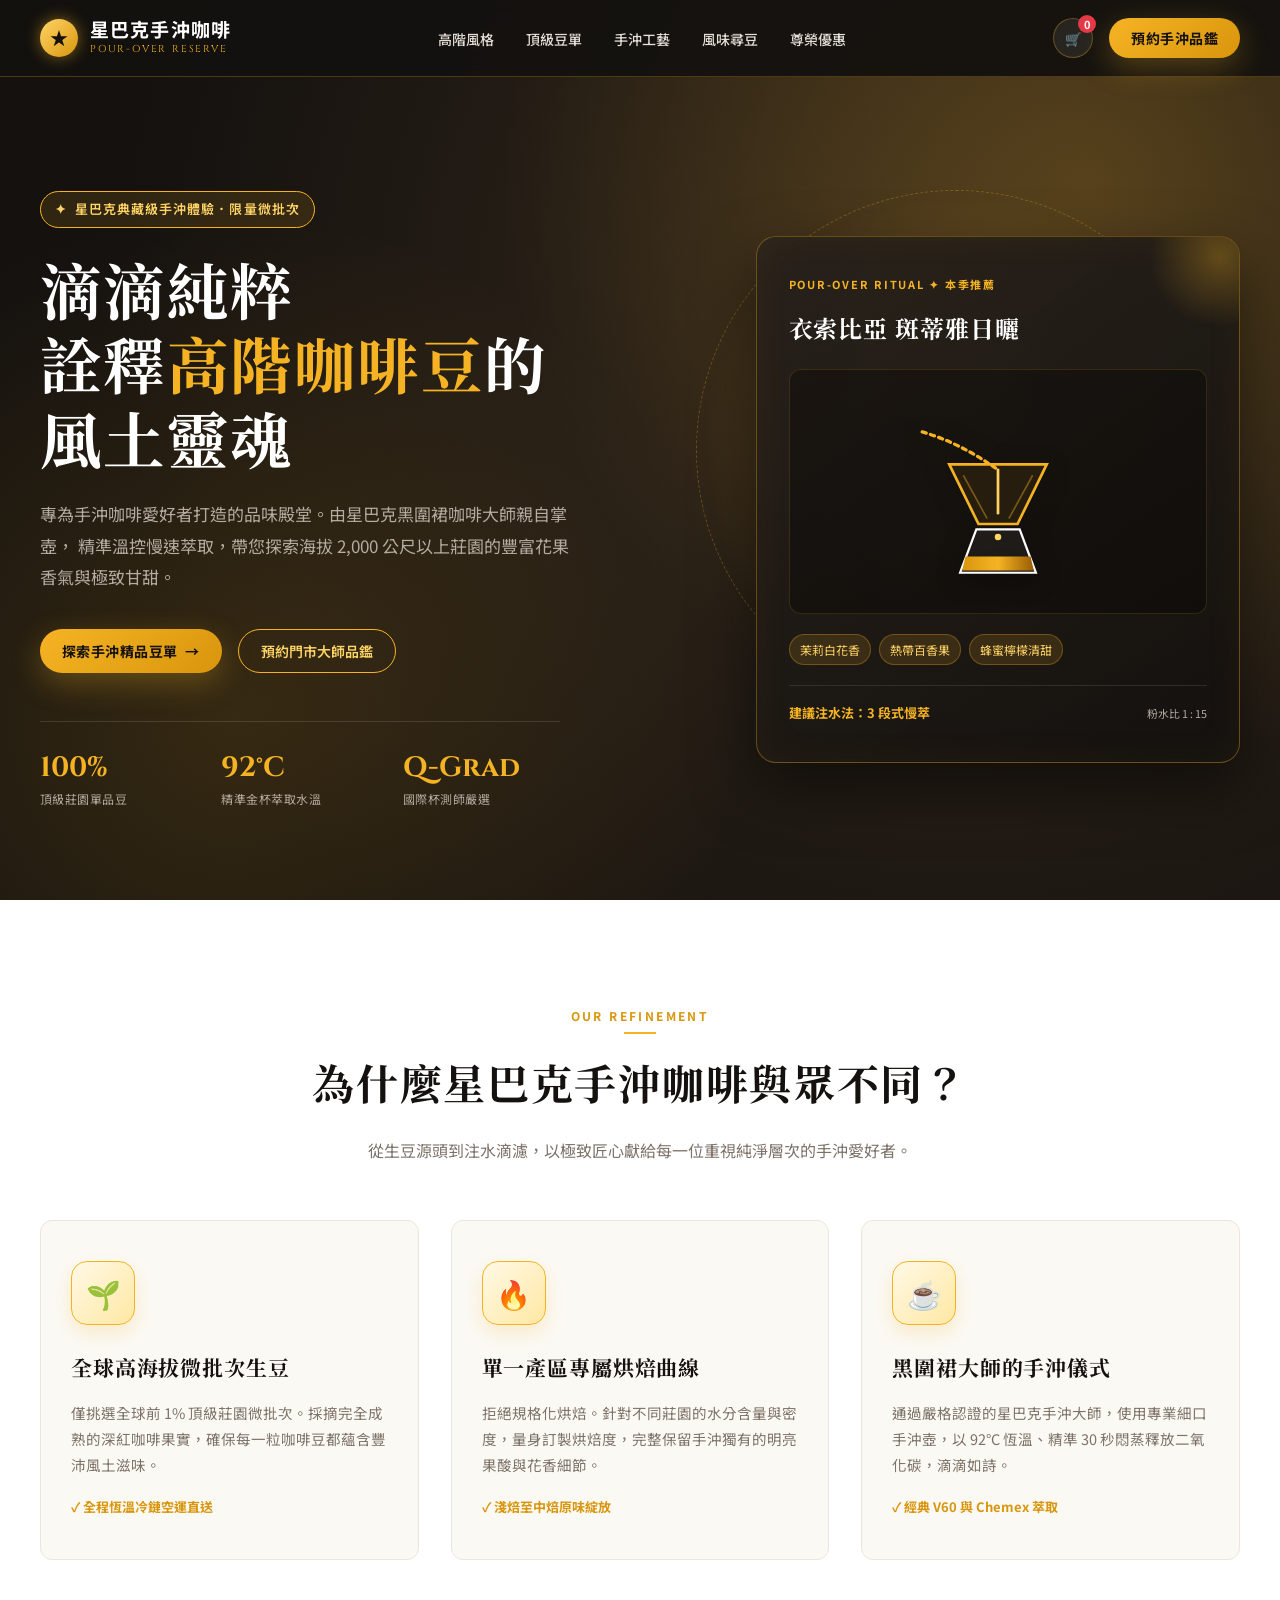
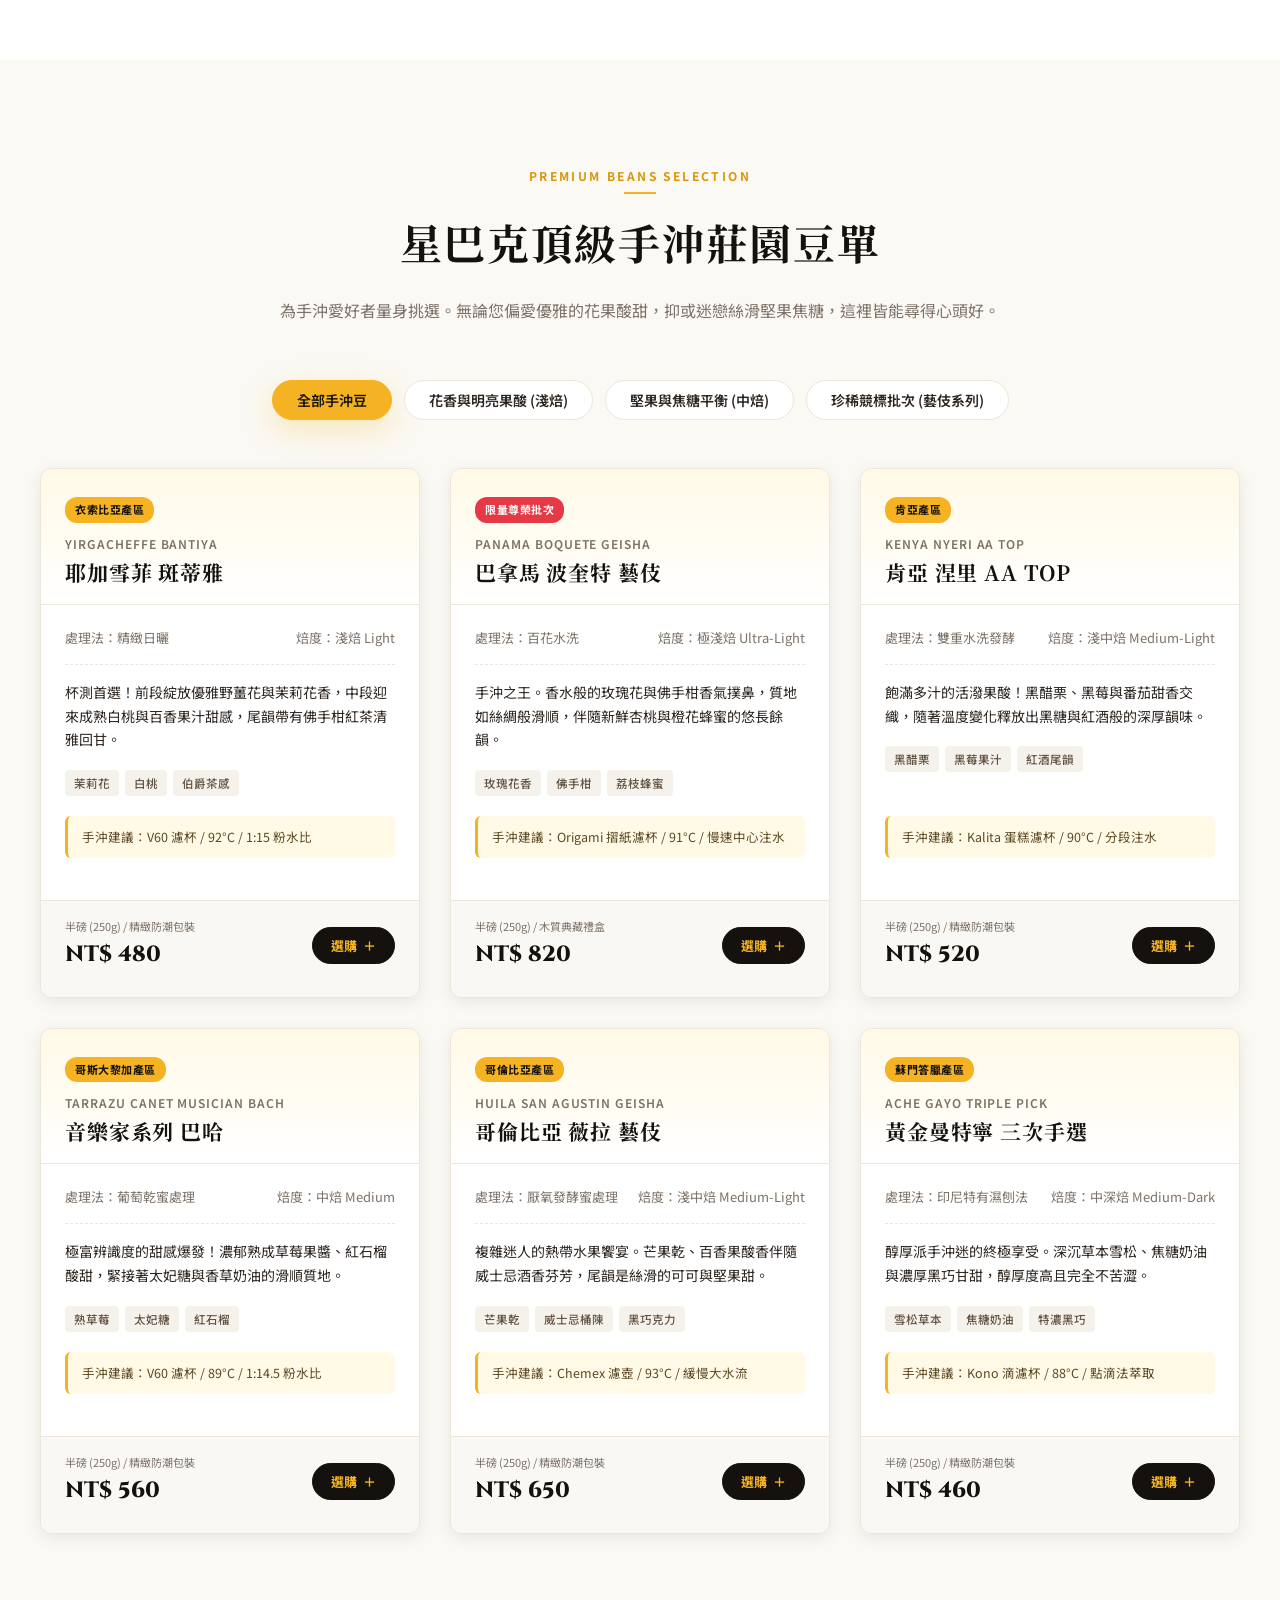
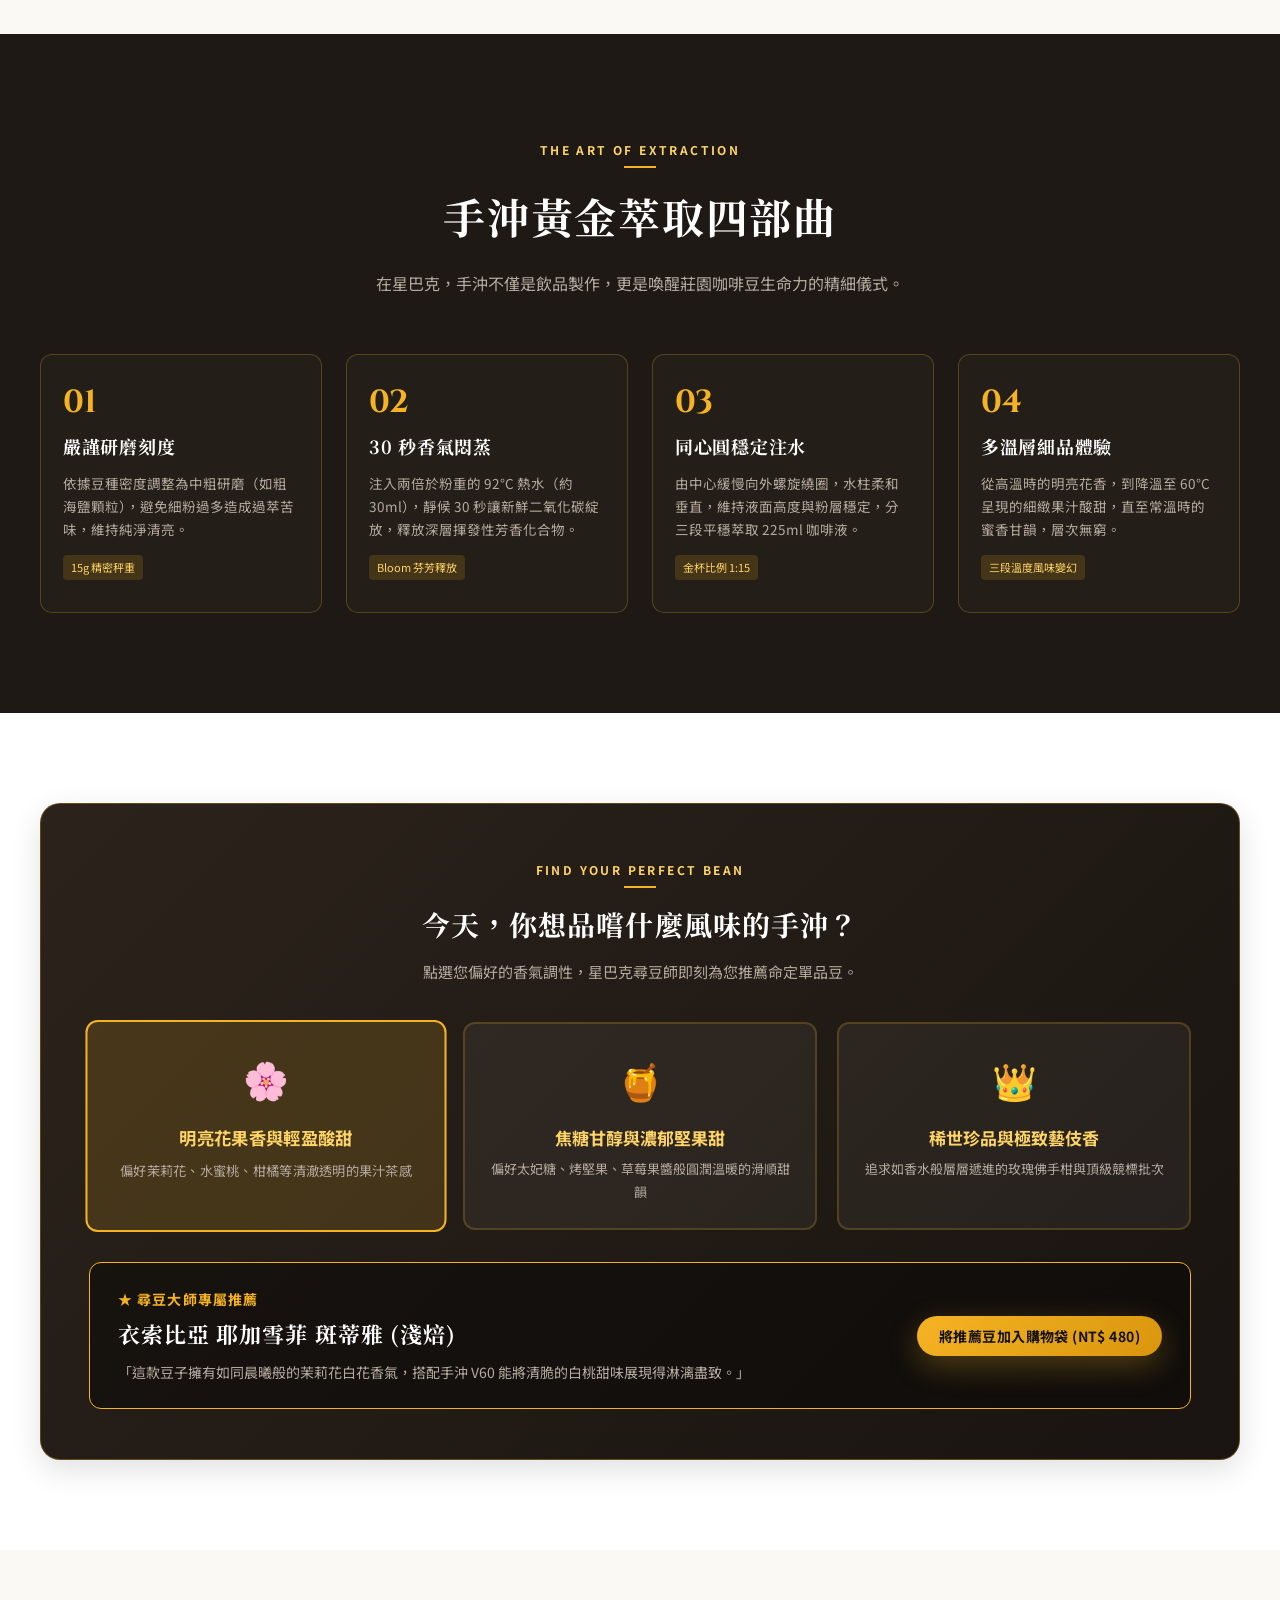
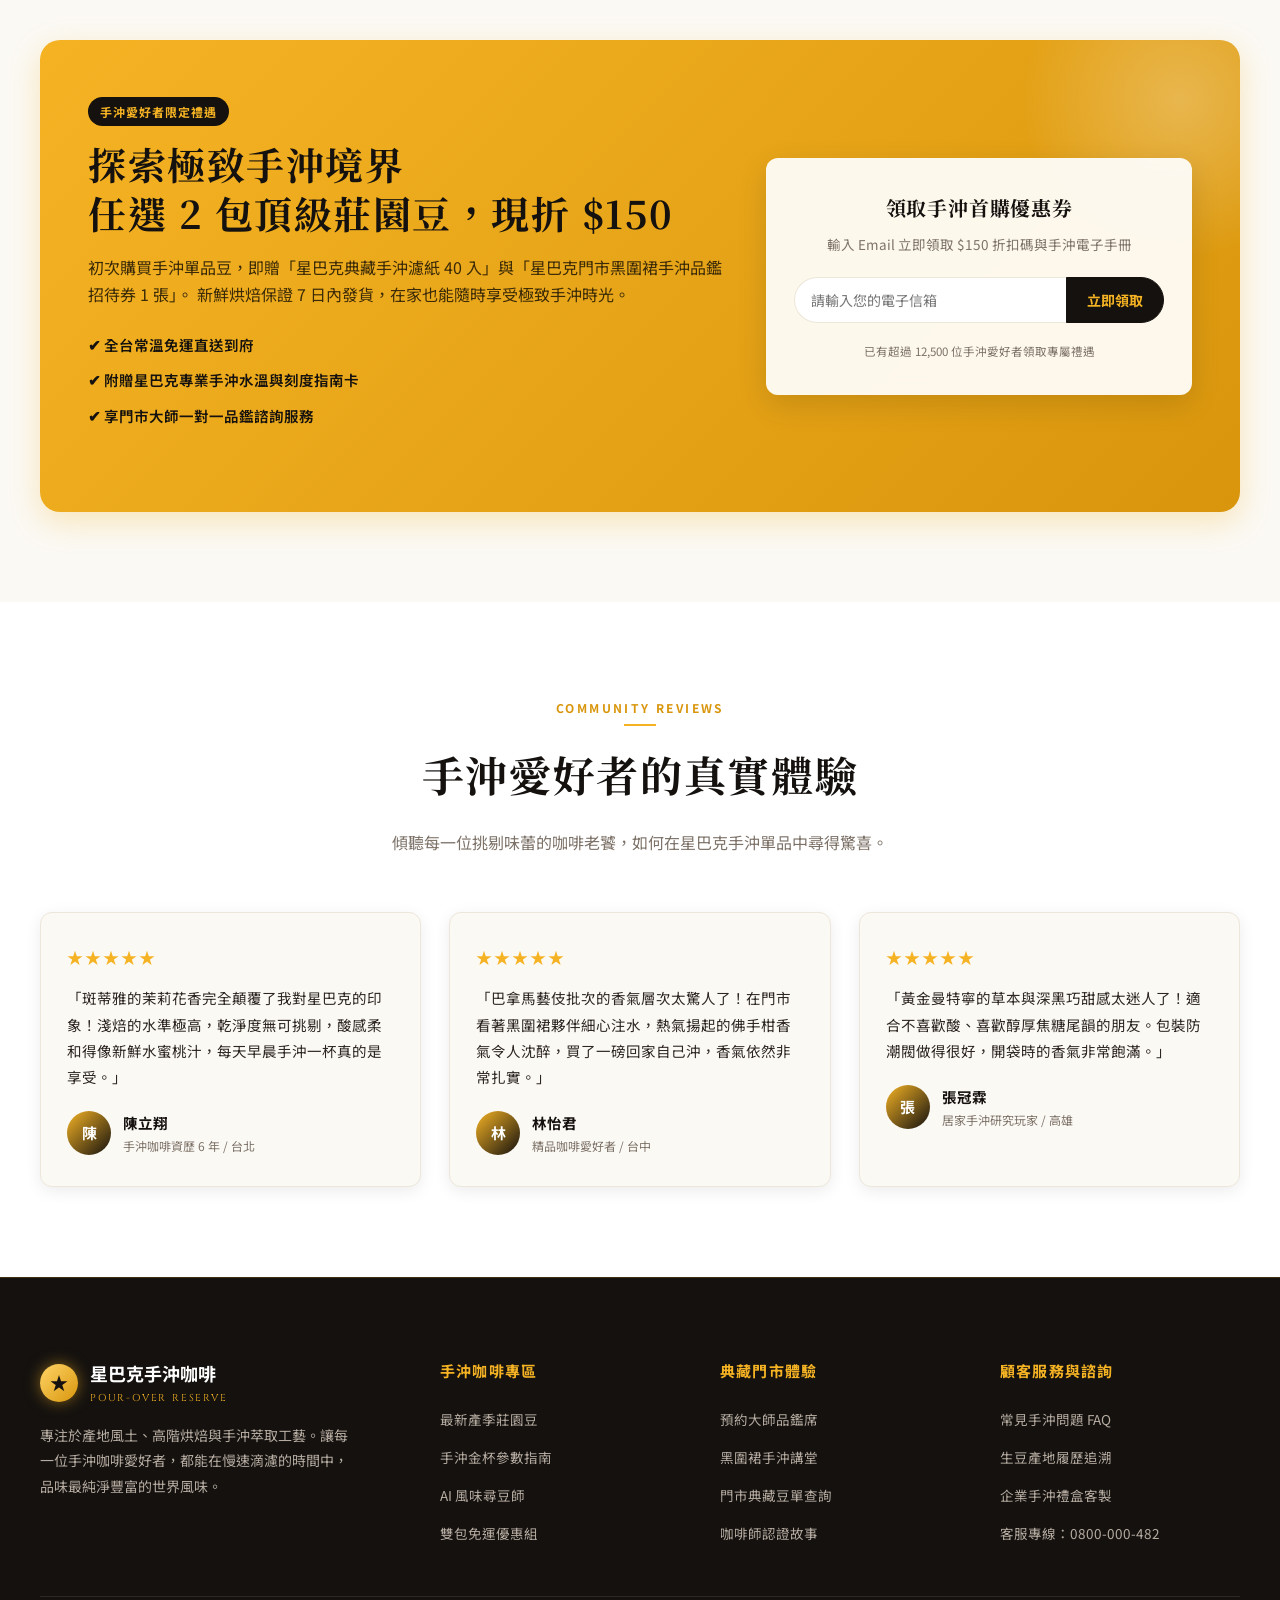
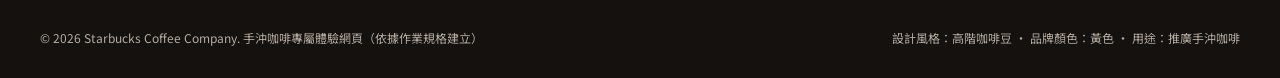
<file: outline/index.html>
<!DOCTYPE html>
<html lang="zh-Hant">
<head>
  <meta charset="UTF-8">
  <meta name="viewport" content="width=device-width, initial-scale=1.0">
  <meta name="description" content="星巴克手沖咖啡｜專為手沖咖啡愛好者打造的高階咖啡豆饗宴，嚴選全球頂級莊園單品豆，體驗純粹細緻的極致手沖風味。">
  <title>星巴克手沖咖啡｜頂級莊園單品豆．極致慢萃工藝</title>
  <link rel="preconnect" href="https://fonts.googleapis.com">
  <link rel="preconnect" href="https://fonts.gstatic.com" crossorigin>
  <link href="https://fonts.googleapis.com/css2?family=Cinzel:wght@600;700;800&family=Noto+Sans+TC:wght@300;400;500;600;700&family=Noto+Serif+TC:wght@500;600;700;900&display=swap" rel="stylesheet">
  <style>
    :root {
      /* 品牌核心色彩：黃色與高階咖啡色系 */
      --primary-yellow: #f5b324;
      --yellow-glow: #ffd466;
      --yellow-deep: #d9960d;
      --yellow-soft: #fff9e6;
      --yellow-tint: rgba(245, 179, 36, 0.12);
      
      /* 高階咖啡調性背景與文字 */
      --dark-espresso: #14110f;
      --dark-roast: #1e1915;
      --dark-card: #27211b;
      --dark-border: #3b322a;
      --cream-bg: #fbf9f4;
      --cream-card: #ffffff;
      --cream-border: #ede6da;
      --coffee-text: #2c2520;
      --text-muted: #7d7268;
      --text-light-muted: #b5aba0;
      
      --shadow-sm: 0 4px 16px rgba(0, 0, 0, 0.08);
      --shadow-md: 0 10px 30px rgba(0, 0, 0, 0.12);
      --shadow-gold: 0 10px 30px rgba(245, 179, 36, 0.28);
      --radius-sm: 6px;
      --radius-md: 12px;
      --radius-lg: 20px;
      --transition: all 0.3s cubic-bezier(0.25, 0.8, 0.25, 1);
    }

    * {
      box-sizing: border-box;
      margin: 0;
      padding: 0;
    }

    html {
      scroll-behavior: smooth;
    }

    body {
      font-family: "Noto Sans TC", -apple-system, BlinkMacSystemFont, sans-serif;
      color: var(--coffee-text);
      background-color: var(--cream-bg);
      line-height: 1.75;
      -webkit-font-smoothing: antialiased;
    }

    a {
      color: inherit;
      text-decoration: none;
      transition: var(--transition);
    }

    button, input, select {
      font-family: inherit;
    }

    .container {
      width: min(1200px, calc(100% - 48px));
      margin: 0 auto;
    }

    .serif-title {
      font-family: "Noto Serif TC", serif;
      font-weight: 700;
      letter-spacing: 0.04em;
    }

    .brand-en {
      font-family: "Cinzel", serif;
      letter-spacing: 0.12em;
    }

    /* 頂部導航欄 */
    .navbar {
      position: fixed;
      top: 0;
      left: 0;
      width: 100%;
      z-index: 1000;
      background: rgba(20, 17, 15, 0.94);
      backdrop-filter: blur(12px);
      border-bottom: 1px solid rgba(245, 179, 36, 0.25);
      transition: var(--transition);
    }

    .nav-inner {
      display: flex;
      align-items: center;
      justify-content: space-between;
      height: 76px;
    }

    .brand-logo {
      display: flex;
      align-items: center;
      gap: 12px;
      color: #ffffff;
    }

    .brand-badge {
      display: grid;
      place-items: center;
      width: 38px;
      height: 38px;
      background: linear-gradient(135deg, var(--yellow-glow), var(--yellow-deep));
      color: var(--dark-espresso);
      border-radius: 50%;
      font-weight: 800;
      font-size: 18px;
      box-shadow: 0 0 15px rgba(245, 179, 36, 0.5);
    }

    .brand-text h1 {
      font-size: 19px;
      font-weight: 700;
      color: #ffffff;
      letter-spacing: 0.06em;
      line-height: 1.2;
    }

    .brand-text small {
      display: block;
      font-size: 10px;
      color: var(--primary-yellow);
      letter-spacing: 0.18em;
      text-transform: uppercase;
    }

    .nav-menu {
      display: flex;
      align-items: center;
      gap: 32px;
      list-style: none;
    }

    .nav-link {
      font-size: 14px;
      font-weight: 500;
      color: #e5ded7;
      position: relative;
      padding: 6px 0;
    }

    .nav-link::after {
      content: "";
      position: absolute;
      bottom: 0;
      left: 0;
      width: 0;
      height: 2px;
      background: var(--primary-yellow);
      transition: var(--transition);
    }

    .nav-link:hover {
      color: var(--yellow-glow);
    }

    .nav-link:hover::after {
      width: 100%;
    }

    .nav-actions {
      display: flex;
      align-items: center;
      gap: 16px;
    }

    .btn-gold {
      display: inline-flex;
      align-items: center;
      justify-content: center;
      gap: 8px;
      background: linear-gradient(135deg, var(--primary-yellow), var(--yellow-deep));
      color: var(--dark-espresso);
      padding: 10px 22px;
      font-size: 14px;
      font-weight: 700;
      border-radius: 40px;
      border: none;
      cursor: pointer;
      box-shadow: var(--shadow-gold);
      transition: var(--transition);
      letter-spacing: 0.03em;
    }

    .btn-gold:hover {
      transform: translateY(-2px);
      box-shadow: 0 12px 30px rgba(245, 179, 36, 0.45);
      background: linear-gradient(135deg, #ffd77a, var(--primary-yellow));
    }

    .btn-outline-gold {
      display: inline-flex;
      align-items: center;
      justify-content: center;
      gap: 8px;
      background: transparent;
      color: var(--yellow-glow);
      padding: 10px 22px;
      font-size: 14px;
      font-weight: 600;
      border-radius: 40px;
      border: 1px solid var(--primary-yellow);
      cursor: pointer;
      transition: var(--transition);
    }

    .btn-outline-gold:hover {
      background: var(--yellow-tint);
      color: #ffffff;
      border-color: var(--yellow-glow);
    }

    .cart-indicator {
      position: relative;
      background: rgba(255, 255, 255, 0.08);
      border: 1px solid rgba(245, 179, 36, 0.3);
      color: var(--yellow-glow);
      width: 40px;
      height: 40px;
      border-radius: 50%;
      display: grid;
      place-items: center;
      cursor: pointer;
      transition: var(--transition);
    }

    .cart-indicator:hover {
      background: rgba(245, 179, 36, 0.2);
    }

    .cart-badge {
      position: absolute;
      top: -4px;
      right: -4px;
      background: #e63946;
      color: #fff;
      font-size: 11px;
      font-weight: 700;
      width: 18px;
      height: 18px;
      border-radius: 50%;
      display: grid;
      place-items: center;
    }

    .mobile-toggle {
      display: none;
      background: none;
      border: none;
      color: #fff;
      font-size: 26px;
      cursor: pointer;
    }

    /* Hero Section 首頁大視覺區 */
    .hero {
      position: relative;
      min-height: 100vh;
      background: radial-gradient(circle at 75% 35%, #362a1c 0%, var(--dark-espresso) 75%);
      color: #ffffff;
      padding-top: 100px;
      display: flex;
      align-items: center;
      overflow: hidden;
    }

    .hero::before {
      content: "";
      position: absolute;
      inset: 0;
      background-image: 
        radial-gradient(circle at 18% 80%, rgba(245, 179, 36, 0.15) 0%, transparent 40%),
        radial-gradient(circle at 85% 20%, rgba(245, 179, 36, 0.2) 0%, transparent 45%);
      pointer-events: none;
    }

    .hero-glow-circle {
      position: absolute;
      right: 5%;
      top: 50%;
      transform: translateY(-50%);
      width: 520px;
      height: 520px;
      border-radius: 50%;
      background: radial-gradient(circle, rgba(245, 179, 36, 0.18) 0%, rgba(245, 179, 36, 0.02) 65%, transparent 70%);
      border: 1px dashed rgba(245, 179, 36, 0.3);
      animation: rotateSlow 60s linear infinite;
    }

    @keyframes rotateSlow {
      from { transform: translateY(-50%) rotate(0deg); }
      to { transform: translateY(-50%) rotate(360deg); }
    }

    .hero-grid {
      display: grid;
      grid-template-columns: 1.15fr 0.85fr;
      gap: 60px;
      align-items: center;
      position: relative;
      z-index: 2;
      padding: 60px 0;
    }

    .hero-tag {
      display: inline-flex;
      align-items: center;
      gap: 8px;
      padding: 6px 14px;
      background: rgba(245, 179, 36, 0.12);
      border: 1px solid var(--primary-yellow);
      border-radius: 30px;
      color: var(--yellow-glow);
      font-size: 13px;
      font-weight: 600;
      letter-spacing: 0.08em;
      margin-bottom: 24px;
    }

    .hero-title {
      font-size: clamp(38px, 4.8vw, 62px);
      line-height: 1.22;
      margin-bottom: 22px;
      color: #ffffff;
    }

    .hero-title span.yellow {
      color: var(--primary-yellow);
      position: relative;
    }

    .hero-desc {
      font-size: 17px;
      line-height: 1.85;
      color: var(--text-light-muted);
      max-width: 540px;
      margin-bottom: 36px;
    }

    .hero-btn-group {
      display: flex;
      gap: 16px;
      flex-wrap: wrap;
      margin-bottom: 48px;
    }

    .hero-stats {
      display: grid;
      grid-template-columns: repeat(3, 1fr);
      gap: 24px;
      padding-top: 32px;
      border-top: 1px solid rgba(255, 255, 255, 0.12);
      max-width: 520px;
    }

    .stat-item h3 {
      font-family: "Cinzel", serif;
      font-size: 28px;
      color: var(--primary-yellow);
      line-height: 1;
      margin-bottom: 6px;
    }

    .stat-item p {
      font-size: 12px;
      color: var(--text-light-muted);
      letter-spacing: 0.04em;
    }

    /* 手沖工藝視覺卡片 (Hero Visual Card) */
    .hero-visual {
      position: relative;
    }

    .visual-card {
      background: linear-gradient(145deg, rgba(39, 33, 27, 0.95), rgba(20, 17, 15, 0.98));
      border: 1px solid rgba(245, 179, 36, 0.35);
      border-radius: var(--radius-lg);
      padding: 38px 32px;
      box-shadow: 0 25px 60px rgba(0, 0, 0, 0.5), inset 0 0 40px rgba(245, 179, 36, 0.05);
      position: relative;
      overflow: hidden;
    }

    .visual-card::after {
      content: "";
      position: absolute;
      top: -50px;
      right: -50px;
      width: 140px;
      height: 140px;
      background: radial-gradient(circle, rgba(245, 179, 36, 0.3), transparent 70%);
      pointer-events: none;
    }

    .card-label {
      font-size: 11px;
      font-weight: 700;
      color: var(--primary-yellow);
      letter-spacing: 0.16em;
      text-transform: uppercase;
      margin-bottom: 12px;
    }

    .card-title {
      font-size: 24px;
      margin-bottom: 18px;
      color: #fff;
    }

    /* SVG 手沖示意圖騰 */
    .pourover-illustration {
      margin: 20px 0;
      display: flex;
      justify-content: center;
      align-items: center;
      background: rgba(0, 0, 0, 0.3);
      border-radius: var(--radius-md);
      padding: 24px 16px;
      border: 1px solid rgba(245, 179, 36, 0.15);
    }

    .pourover-svg {
      width: 100%;
      max-width: 260px;
      height: auto;
      filter: drop-shadow(0 6px 12px rgba(0,0,0,0.4));
    }

    .flavor-pills {
      display: flex;
      gap: 8px;
      flex-wrap: wrap;
      margin-top: 18px;
    }

    .flavor-pill {
      font-size: 12px;
      padding: 4px 10px;
      background: rgba(245, 179, 36, 0.14);
      border: 1px solid rgba(245, 179, 36, 0.3);
      color: var(--yellow-glow);
      border-radius: 20px;
    }

    .card-quote {
      margin-top: 20px;
      padding-top: 16px;
      border-top: 1px solid rgba(255, 255, 255, 0.1);
      font-size: 13px;
      color: var(--text-light-muted);
      display: flex;
      align-items: center;
      justify-content: space-between;
    }

    .card-quote span {
      color: var(--primary-yellow);
      font-weight: 700;
    }

    /* 區塊共通標題 */
    .section-header {
      text-align: center;
      max-width: 720px;
      margin: 0 auto 56px;
    }

    .section-eyebrow {
      display: inline-block;
      color: var(--yellow-deep);
      font-size: 12px;
      font-weight: 700;
      letter-spacing: 0.2em;
      text-transform: uppercase;
      margin-bottom: 12px;
      position: relative;
    }

    .section-eyebrow::after {
      content: "";
      display: block;
      width: 32px;
      height: 2px;
      background: var(--primary-yellow);
      margin: 6px auto 0;
    }

    .section-title {
      font-size: clamp(28px, 3.5vw, 42px);
      color: var(--dark-espresso);
      margin-bottom: 16px;
    }

    .section-subtitle {
      font-size: 16px;
      color: var(--text-muted);
      line-height: 1.8;
    }

    /* 品牌三大高階規格特色 (Features) */
    .features-section {
      padding: 100px 0;
      background: #ffffff;
      position: relative;
    }

    .features-grid {
      display: grid;
      grid-template-columns: repeat(3, 1fr);
      gap: 32px;
    }

    .feature-card {
      background: var(--cream-bg);
      border: 1px solid var(--cream-border);
      border-radius: var(--radius-md);
      padding: 40px 30px;
      transition: var(--transition);
      position: relative;
      overflow: hidden;
    }

    .feature-card:hover {
      transform: translateY(-6px);
      box-shadow: var(--shadow-md);
      border-color: var(--primary-yellow);
    }

    .feature-icon-box {
      width: 64px;
      height: 64px;
      border-radius: 16px;
      background: linear-gradient(135deg, var(--yellow-soft), #ffe8a3);
      border: 1px solid var(--primary-yellow);
      display: grid;
      place-items: center;
      font-size: 28px;
      margin-bottom: 24px;
      color: var(--dark-espresso);
      box-shadow: 0 8px 18px rgba(245, 179, 36, 0.2);
    }

    .feature-card h3 {
      font-size: 21px;
      color: var(--dark-espresso);
      margin-bottom: 14px;
    }

    .feature-card p {
      font-size: 14.5px;
      color: var(--text-muted);
      line-height: 1.8;
    }

    .feature-highlight {
      margin-top: 18px;
      font-size: 13px;
      font-weight: 700;
      color: var(--yellow-deep);
      display: flex;
      align-items: center;
      gap: 6px;
    }

    /* 頂級咖啡豆產品區 (Coffee Beans Menu) */
    .beans-section {
      padding: 100px 0;
      background: var(--cream-bg);
    }

    .filter-tabs {
      display: flex;
      justify-content: center;
      gap: 12px;
      margin-bottom: 48px;
      flex-wrap: wrap;
    }

    .filter-btn {
      padding: 9px 24px;
      background: #ffffff;
      border: 1px solid var(--cream-border);
      color: var(--coffee-text);
      border-radius: 30px;
      font-size: 14px;
      font-weight: 600;
      cursor: pointer;
      transition: var(--transition);
    }

    .filter-btn.active, .filter-btn:hover {
      background: var(--primary-yellow);
      color: var(--dark-espresso);
      border-color: var(--primary-yellow);
      box-shadow: var(--shadow-gold);
    }

    .beans-grid {
      display: grid;
      grid-template-columns: repeat(3, 1fr);
      gap: 30px;
    }

    .bean-card {
      background: #ffffff;
      border-radius: var(--radius-md);
      border: 1px solid var(--cream-border);
      overflow: hidden;
      box-shadow: var(--shadow-sm);
      transition: var(--transition);
      display: flex;
      flex-direction: column;
    }

    .bean-card:hover {
      transform: translateY(-8px);
      box-shadow: 0 16px 36px rgba(0, 0, 0, 0.1);
      border-color: var(--primary-yellow);
    }

    .bean-header {
      padding: 24px 24px 18px;
      background: linear-gradient(180deg, var(--yellow-soft) 0%, #ffffff 100%);
      border-bottom: 1px solid var(--cream-border);
      position: relative;
    }

    .bean-badge {
      display: inline-block;
      font-size: 11px;
      font-weight: 700;
      padding: 3px 10px;
      border-radius: 12px;
      background: var(--primary-yellow);
      color: var(--dark-espresso);
      letter-spacing: 0.05em;
      margin-bottom: 10px;
    }

    .bean-origin {
      font-size: 12px;
      font-weight: 600;
      color: var(--text-muted);
      letter-spacing: 0.08em;
      text-transform: uppercase;
    }

    .bean-name {
      font-size: 21px;
      color: var(--dark-espresso);
      margin-top: 4px;
      line-height: 1.35;
    }

    .bean-body {
      padding: 22px 24px;
      flex-grow: 1;
      display: flex;
      flex-direction: column;
    }

    .bean-process {
      display: flex;
      justify-content: space-between;
      font-size: 13px;
      color: var(--text-muted);
      padding-bottom: 14px;
      border-bottom: 1px dashed var(--cream-border);
      margin-bottom: 16px;
    }

    .bean-notes {
      font-size: 14px;
      color: var(--coffee-text);
      line-height: 1.7;
      margin-bottom: 18px;
    }

    .flavor-tags {
      display: flex;
      flex-wrap: wrap;
      gap: 6px;
      margin-bottom: 20px;
    }

    .tag-item {
      font-size: 11.5px;
      padding: 3px 9px;
      background: #f5f2eb;
      color: #635343;
      border-radius: 4px;
      font-weight: 500;
    }

    .brewing-param {
      background: var(--yellow-soft);
      padding: 10px 14px;
      border-radius: var(--radius-sm);
      border-left: 3px solid var(--primary-yellow);
      font-size: 12.5px;
      color: #5c4722;
      margin-top: auto;
      margin-bottom: 20px;
    }

    .bean-footer {
      padding: 16px 24px 22px;
      display: flex;
      align-items: center;
      justify-content: space-between;
      border-top: 1px solid var(--cream-border);
      background: #faf8f5;
    }

    .bean-price {
      display: flex;
      flex-direction: column;
    }

    .bean-price .unit {
      font-size: 11px;
      color: var(--text-muted);
    }

    .bean-price .amount {
      font-size: 22px;
      font-weight: 800;
      color: var(--dark-espresso);
      font-family: "Cinzel", serif;
    }

    .btn-buy {
      padding: 8px 18px;
      background: var(--dark-espresso);
      color: var(--primary-yellow);
      border: 1px solid var(--dark-espresso);
      border-radius: 20px;
      font-size: 13px;
      font-weight: 700;
      cursor: pointer;
      transition: var(--transition);
      display: inline-flex;
      align-items: center;
      gap: 6px;
    }

    .btn-buy:hover {
      background: var(--primary-yellow);
      color: var(--dark-espresso);
      border-color: var(--primary-yellow);
      box-shadow: 0 4px 12px rgba(245, 179, 36, 0.35);
    }

    /* 手沖工藝示範區 (Brewing Ritual) */
    .ritual-section {
      padding: 100px 0;
      background: var(--dark-roast);
      color: #ffffff;
      position: relative;
    }

    .ritual-section .section-title {
      color: #ffffff;
    }

    .ritual-section .section-subtitle {
      color: var(--text-light-muted);
    }

    .ritual-grid {
      display: grid;
      grid-template-columns: repeat(4, 1fr);
      gap: 24px;
    }

    .ritual-step {
      background: rgba(39, 33, 27, 0.7);
      border: 1px solid rgba(245, 179, 36, 0.25);
      border-radius: var(--radius-md);
      padding: 32px 22px;
      position: relative;
      transition: var(--transition);
    }

    .ritual-step:hover {
      border-color: var(--primary-yellow);
      transform: translateY(-5px);
      box-shadow: 0 10px 25px rgba(0,0,0,0.5);
    }

    .step-num {
      font-family: "Cinzel", serif;
      font-size: 32px;
      font-weight: 700;
      color: var(--primary-yellow);
      margin-bottom: 12px;
      line-height: 1;
    }

    .ritual-step h4 {
      font-size: 18px;
      margin-bottom: 10px;
      color: #ffffff;
    }

    .ritual-step p {
      font-size: 13.5px;
      color: var(--text-light-muted);
      line-height: 1.7;
    }

    .step-badge {
      display: inline-block;
      margin-top: 14px;
      font-size: 11px;
      color: var(--yellow-glow);
      background: rgba(245, 179, 36, 0.15);
      padding: 3px 8px;
      border-radius: 4px;
    }

    /* 互動式風味尋豆測驗 (Interactive Flavor Finder) */
    .finder-section {
      padding: 90px 0;
      background: #ffffff;
    }

    .finder-container {
      background: linear-gradient(135deg, #2b231b, #191411);
      border-radius: var(--radius-lg);
      padding: 50px 48px;
      color: #ffffff;
      border: 1px solid rgba(245, 179, 36, 0.3);
      box-shadow: var(--shadow-md);
    }

    .finder-header {
      text-align: center;
      margin-bottom: 36px;
    }

    .finder-header h3 {
      font-size: 28px;
      color: #ffffff;
      margin-bottom: 10px;
    }

    .finder-header p {
      font-size: 15px;
      color: var(--text-light-muted);
    }

    .flavor-options {
      display: grid;
      grid-template-columns: repeat(3, 1fr);
      gap: 20px;
      margin-bottom: 32px;
    }

    .flavor-option {
      background: rgba(255, 255, 255, 0.05);
      border: 2px solid rgba(245, 179, 36, 0.2);
      border-radius: var(--radius-md);
      padding: 24px 20px;
      text-align: center;
      cursor: pointer;
      transition: var(--transition);
    }

    .flavor-option:hover, .flavor-option.selected {
      border-color: var(--primary-yellow);
      background: rgba(245, 179, 36, 0.15);
      transform: scale(1.02);
    }

    .flavor-option .icon {
      font-size: 36px;
      margin-bottom: 12px;
      display: block;
    }

    .flavor-option h4 {
      font-size: 17px;
      color: var(--yellow-glow);
      margin-bottom: 6px;
    }

    .flavor-option p {
      font-size: 13px;
      color: var(--text-light-muted);
    }

    .finder-result {
      background: rgba(0, 0, 0, 0.4);
      border: 1px solid var(--primary-yellow);
      border-radius: var(--radius-md);
      padding: 24px 28px;
      display: flex;
      align-items: center;
      justify-content: space-between;
      gap: 24px;
      flex-wrap: wrap;
    }

    .result-info h4 {
      font-size: 14px;
      color: var(--primary-yellow);
      letter-spacing: 0.08em;
      margin-bottom: 4px;
    }

    .result-info h3 {
      font-size: 22px;
      color: #ffffff;
      margin-bottom: 6px;
    }

    .result-info p {
      font-size: 14px;
      color: var(--text-light-muted);
    }

    /* 尊榮優惠與消費轉化區 (VIP Promotion & Conversion CTA) */
    .promo-section {
      padding: 90px 0;
      background: var(--cream-bg);
    }

    .promo-card {
      background: linear-gradient(135deg, var(--primary-yellow), var(--yellow-deep));
      border-radius: var(--radius-lg);
      padding: 56px 48px;
      box-shadow: var(--shadow-gold);
      display: grid;
      grid-template-columns: 1.2fr 0.8fr;
      gap: 40px;
      align-items: center;
      color: var(--dark-espresso);
      position: relative;
      overflow: hidden;
    }

    .promo-card::before {
      content: "";
      position: absolute;
      top: -100px;
      right: -100px;
      width: 320px;
      height: 320px;
      background: radial-gradient(circle, rgba(255, 255, 255, 0.25), transparent 70%);
      border-radius: 50%;
    }

    .promo-badge {
      display: inline-block;
      background: var(--dark-espresso);
      color: var(--primary-yellow);
      font-size: 12px;
      font-weight: 700;
      padding: 4px 12px;
      border-radius: 20px;
      margin-bottom: 14px;
      letter-spacing: 0.08em;
    }

    .promo-title {
      font-size: clamp(28px, 3.2vw, 38px);
      line-height: 1.28;
      margin-bottom: 16px;
      color: var(--dark-espresso);
    }

    .promo-desc {
      font-size: 16px;
      line-height: 1.7;
      margin-bottom: 24px;
      color: #3b2a08;
    }

    .promo-perks {
      list-style: none;
      display: grid;
      gap: 10px;
      margin-bottom: 28px;
    }

    .promo-perks li {
      display: flex;
      align-items: center;
      gap: 10px;
      font-size: 14.5px;
      font-weight: 600;
    }

    .promo-action-box {
      background: rgba(255, 255, 255, 0.92);
      backdrop-filter: blur(8px);
      border-radius: var(--radius-md);
      padding: 32px 28px;
      text-align: center;
      box-shadow: var(--shadow-md);
    }

    .promo-action-box h4 {
      font-size: 20px;
      margin-bottom: 8px;
      color: var(--dark-espresso);
    }

    .promo-action-box p {
      font-size: 13.5px;
      color: var(--text-muted);
      margin-bottom: 20px;
    }

    .promo-input-group {
      display: flex;
      margin-bottom: 12px;
    }

    .promo-input-group input {
      flex: 1;
      padding: 12px 16px;
      border: 1px solid var(--cream-border);
      border-right: none;
      border-radius: 30px 0 0 30px;
      font-size: 14px;
      outline: none;
    }

    .promo-input-group button {
      padding: 12px 20px;
      background: var(--dark-espresso);
      color: var(--primary-yellow);
      border: 1px solid var(--dark-espresso);
      border-radius: 0 30px 30px 0;
      font-weight: 700;
      font-size: 14px;
      cursor: pointer;
      transition: var(--transition);
      white-space: nowrap;
    }

    .promo-input-group button:hover {
      background: #362c24;
    }

    .promo-note {
      font-size: 11.5px;
      color: var(--text-muted);
    }

    /* 手沖愛好者顧客迴響 (Reviews) */
    .reviews-section {
      padding: 90px 0;
      background: #ffffff;
    }

    .reviews-grid {
      display: grid;
      grid-template-columns: repeat(3, 1fr);
      gap: 28px;
    }

    .review-card {
      background: var(--cream-bg);
      border: 1px solid var(--cream-border);
      border-radius: var(--radius-md);
      padding: 30px 26px;
      box-shadow: var(--shadow-sm);
    }

    .stars {
      color: var(--primary-yellow);
      font-size: 16px;
      margin-bottom: 14px;
      letter-spacing: 2px;
    }

    .review-text {
      font-size: 14.5px;
      line-height: 1.8;
      color: var(--coffee-text);
      margin-bottom: 20px;
    }

    .reviewer {
      display: flex;
      align-items: center;
      gap: 12px;
    }

    .reviewer-avatar {
      width: 44px;
      height: 44px;
      border-radius: 50%;
      background: linear-gradient(135deg, var(--primary-yellow), var(--dark-espresso));
      color: #fff;
      display: grid;
      place-items: center;
      font-weight: 700;
      font-size: 15px;
    }

    .reviewer-info h5 {
      font-size: 14.5px;
      color: var(--dark-espresso);
    }

    .reviewer-info p {
      font-size: 12px;
      color: var(--text-muted);
    }

    /* 頁尾 Footer */
    .footer {
      background: var(--dark-espresso);
      color: #e5ded7;
      padding: 80px 0 30px;
      border-top: 1px solid rgba(245, 179, 36, 0.2);
    }

    .footer-top {
      display: grid;
      grid-template-columns: 1.5fr 1fr 1fr 1fr;
      gap: 40px;
      padding-bottom: 50px;
      border-bottom: 1px solid rgba(255, 255, 255, 0.1);
    }

    .footer-brand p {
      font-size: 14px;
      color: var(--text-light-muted);
      line-height: 1.8;
      margin-top: 16px;
      max-width: 320px;
    }

    .footer-col h5 {
      font-size: 15px;
      color: var(--primary-yellow);
      letter-spacing: 0.08em;
      margin-bottom: 20px;
      font-weight: 700;
    }

    .footer-links {
      list-style: none;
      display: grid;
      gap: 10px;
    }

    .footer-links a {
      font-size: 13.5px;
      color: var(--text-light-muted);
    }

    .footer-links a:hover {
      color: var(--yellow-glow);
      padding-left: 4px;
    }

    .footer-bottom {
      display: flex;
      justify-content: space-between;
      align-items: center;
      padding-top: 30px;
      font-size: 12px;
      color: var(--text-light-muted);
      flex-wrap: wrap;
      gap: 16px;
    }

    /* 預約品鑑彈窗 (Modal) */
    .modal-overlay {
      position: fixed;
      inset: 0;
      background: rgba(0, 0, 0, 0.75);
      backdrop-filter: blur(6px);
      z-index: 2000;
      display: grid;
      place-items: center;
      opacity: 0;
      pointer-events: none;
      transition: var(--transition);
      padding: 20px;
    }

    .modal-overlay.active {
      opacity: 1;
      pointer-events: auto;
    }

    .modal-content {
      background: #ffffff;
      border-radius: var(--radius-lg);
      width: min(540px, 100%);
      border: 1px solid var(--primary-yellow);
      box-shadow: 0 25px 60px rgba(0, 0, 0, 0.35);
      overflow: hidden;
      transform: translateY(20px);
      transition: var(--transition);
    }

    .modal-overlay.active .modal-content {
      transform: translateY(0);
    }

    .modal-header {
      background: var(--dark-espresso);
      color: #ffffff;
      padding: 24px 28px;
      position: relative;
      border-bottom: 2px solid var(--primary-yellow);
    }

    .modal-header h3 {
      font-size: 21px;
      color: var(--yellow-glow);
    }

    .modal-header p {
      font-size: 13px;
      color: var(--text-light-muted);
      margin-top: 4px;
    }

    .modal-close {
      position: absolute;
      top: 20px;
      right: 20px;
      background: none;
      border: none;
      color: #fff;
      font-size: 24px;
      cursor: pointer;
    }

    .modal-body {
      padding: 28px;
    }

    .form-group {
      margin-bottom: 18px;
    }

    .form-group label {
      display: block;
      font-size: 13px;
      font-weight: 600;
      color: var(--coffee-text);
      margin-bottom: 6px;
    }

    .form-group input, .form-group select {
      width: 100%;
      padding: 11px 14px;
      border: 1px solid var(--cream-border);
      border-radius: var(--radius-sm);
      font-size: 14px;
      outline: none;
      transition: var(--transition);
    }

    .form-group input:focus, .form-group select:focus {
      border-color: var(--primary-yellow);
      box-shadow: 0 0 0 3px rgba(245, 179, 36, 0.2);
    }

    .form-row {
      display: grid;
      grid-template-columns: 1fr 1fr;
      gap: 16px;
    }

    /* 懸浮 Toast 提示 */
    .toast {
      position: fixed;
      bottom: 28px;
      right: 28px;
      z-index: 3000;
      background: var(--dark-espresso);
      color: #ffffff;
      border-left: 4px solid var(--primary-yellow);
      padding: 16px 22px;
      border-radius: var(--radius-sm);
      box-shadow: 0 10px 30px rgba(0, 0, 0, 0.3);
      display: flex;
      align-items: center;
      gap: 12px;
      font-size: 14px;
      opacity: 0;
      transform: translateY(20px);
      pointer-events: none;
      transition: var(--transition);
    }

    .toast.show {
      opacity: 1;
      transform: translateY(0);
      pointer-events: auto;
    }

    .toast-icon {
      color: var(--primary-yellow);
      font-size: 20px;
    }

    /* 響應式斷點 (Responsive) */
    @media (max-width: 992px) {
      .hero-grid {
        grid-template-columns: 1fr;
        padding: 40px 0;
      }
      .hero-stats {
        max-width: 100%;
      }
      .hero-glow-circle {
        display: none;
      }
      .features-grid, .beans-grid, .ritual-grid, .reviews-grid {
        grid-template-columns: repeat(2, 1fr);
      }
      .promo-card {
        grid-template-columns: 1fr;
      }
      .footer-top {
        grid-template-columns: 1fr 1fr;
      }
      .flavor-options {
        grid-template-columns: 1fr;
      }
    }

    @media (max-width: 768px) {
      .mobile-toggle {
        display: block;
      }
      .nav-menu {
        position: fixed;
        top: 76px;
        left: 0;
        width: 100%;
        background: var(--dark-espresso);
        flex-direction: column;
        padding: 24px;
        gap: 18px;
        border-bottom: 1px solid rgba(245, 179, 36, 0.3);
        transform: translateY(-150%);
        transition: var(--transition);
      }
      .nav-menu.open {
        transform: translateY(0);
      }
      .features-grid, .beans-grid, .ritual-grid, .reviews-grid {
        grid-template-columns: 1fr;
      }
      .footer-top {
        grid-template-columns: 1fr;
      }
      .form-row {
        grid-template-columns: 1fr;
      }
    }
  </style>
</head>
<body>

  <!-- 頂部導覽列 -->
  <nav class="navbar" id="navbar">
    <div class="container nav-inner">
      <a href="#home" class="brand-logo">
        <div class="brand-badge">★</div>
        <div class="brand-text">
          <h1>星巴克手沖咖啡</h1>
          <small class="brand-en">Pour-Over Reserve</small>
        </div>
      </a>

      <ul class="nav-menu" id="navMenu">
        <li><a href="#features" class="nav-link">高階風格</a></li>
        <li><a href="#beans" class="nav-link">頂級豆單</a></li>
        <li><a href="#ritual" class="nav-link">手沖工藝</a></li>
        <li><a href="#finder" class="nav-link">風味尋豆</a></li>
        <li><a href="#vip" class="nav-link">尊榮優惠</a></li>
      </ul>

      <div class="nav-actions">
        <button class="cart-indicator" id="cartBtn" title="查看手沖購物袋">
          🛒
          <span class="cart-badge" id="cartCount">0</span>
        </button>
        <button class="btn-gold" id="openReserveModalBtn">
          <span>預約手沖品鑑</span>
        </button>
        <button class="mobile-toggle" id="mobileToggle" aria-label="切換選單">☰</button>
      </div>
    </div>
  </nav>

  <!-- 首頁大視覺區 (Hero) -->
  <section class="hero" id="home">
    <div class="hero-glow-circle"></div>
    <div class="container hero-grid">
      <div class="hero-content">
        <div class="hero-tag">
          <span>✦</span>
          <span>星巴克典藏級手沖體驗．限量微批次</span>
        </div>
        <h2 class="serif-title hero-title">
          滴滴純粹<br>
          詮釋<span class="yellow">高階咖啡豆</span>的<br>
          風土靈魂
        </h2>
        <p class="hero-desc">
          專為手沖咖啡愛好者打造的品味殿堂。由星巴克黑圍裙咖啡大師親自掌壺，
          精準溫控慢速萃取，帶您探索海拔 2,000 公尺以上莊園的豐富花果香氣與極致甘甜。
        </p>
        <div class="hero-btn-group">
          <a href="#beans" class="btn-gold">
            <span>探索手沖精品豆單</span>
            <span>→</span>
          </a>
          <button class="btn-outline-gold" onclick="openModal('耶加雪菲 斑蒂雅')">
            <span>預約門市大師品鑑</span>
          </button>
        </div>
        <div class="hero-stats">
          <div class="stat-item">
            <h3>100%</h3>
            <p>頂級莊園單品豆</p>
          </div>
          <div class="stat-item">
            <h3>92°C</h3>
            <p>精準金杯萃取水溫</p>
          </div>
          <div class="stat-item">
            <h3>Q-Grad</h3>
            <p>國際杯測師嚴選</p>
          </div>
        </div>
      </div>

      <!-- 手沖儀式卡片 -->
      <div class="hero-visual">
        <div class="visual-card">
          <div class="card-label">POUR-OVER RITUAL ✦ 本季推薦</div>
          <h3 class="serif-title card-title">衣索比亞 斑蒂雅日曬</h3>
          
          <div class="pourover-illustration">
            <!-- 手繪風格 SVG 手沖壺與濾杯 -->
            <svg class="pourover-svg" viewBox="0 0 240 180" fill="none" xmlns="http://www.w3.org/2000/svg">
              <!-- 細口手沖壺壺嘴注水線 -->
              <path d="M 50 35 Q 85 45 120 70" stroke="#f5b324" stroke-width="3" stroke-linecap="round" stroke-dasharray="4 4"/>
              <path d="M 120 70 L 120 110" stroke="#ffd466" stroke-width="2.5" stroke-linecap="round"/>
              <!-- V60 濾杯骨架 -->
              <polygon points="75,65 165,65 138,120 102,120" stroke="#f5b324" stroke-width="2.5" fill="rgba(245, 179, 36, 0.08)"/>
              <line x1="88" y1="75" x2="110" y2="115" stroke="rgba(245, 179, 36, 0.4)" stroke-width="1.5"/>
              <line x1="152" y1="75" x2="130" y2="115" stroke="rgba(245, 179, 36, 0.4)" stroke-width="1.5"/>
              <!-- 下壺玻璃分享壺 -->
              <path d="M 100 125 L 140 125 L 155 165 L 85 165 Z" stroke="#ffffff" stroke-width="2" fill="rgba(255, 255, 255, 0.05)"/>
              <!-- 咖啡液體 (金黃琥珀色) -->
              <polygon points="90,150 150,150 153,163 87,163" fill="url(#coffeeAmber)"/>
              <circle cx="120" cy="132" r="3" fill="#ffd466"/>
              <defs>
                <linearGradient id="coffeeAmber" x1="0" y1="0" x2="1" y2="0">
                  <stop offset="0%" stop-color="#d9960d"/>
                  <stop offset="50%" stop-color="#f5b324"/>
                  <stop offset="100%" stop-color="#995d03"/>
                </linearGradient>
              </defs>
            </svg>
          </div>

          <div class="flavor-pills">
            <span class="flavor-pill">茉莉白花香</span>
            <span class="flavor-pill">熱帶百香果</span>
            <span class="flavor-pill">蜂蜜檸檬清甜</span>
          </div>

          <div class="card-quote">
            <span>建議注水法：3 段式慢萃</span>
            <small>粉水比 1 : 15</small>
          </div>
        </div>
      </div>
    </div>
  </section>

  <!-- 品牌三大高階規格特色 (Features) -->
  <section class="features-section" id="features">
    <div class="container">
      <div class="section-header">
        <span class="section-eyebrow">OUR REFINEMENT</span>
        <h2 class="serif-title section-title">為什麼星巴克手沖咖啡與眾不同？</h2>
        <p class="section-subtitle">
          從生豆源頭到注水滴濾，以極致匠心獻給每一位重視純淨層次的手沖愛好者。
        </p>
      </div>

      <div class="features-grid">
        <div class="feature-card">
          <div class="feature-icon-box">🌱</div>
          <h3 class="serif-title">全球高海拔微批次生豆</h3>
          <p>
            僅挑選全球前 1% 頂級莊園微批次。採摘完全成熟的深紅咖啡果實，確保每一粒咖啡豆都蘊含豐沛風土滋味。
          </p>
          <div class="feature-highlight">
            <span>✓ 全程恆溫冷鏈空運直送</span>
          </div>
        </div>

        <div class="feature-card">
          <div class="feature-icon-box">🔥</div>
          <h3 class="serif-title">單一產區專屬烘焙曲線</h3>
          <p>
            拒絕規格化烘焙。針對不同莊園的水分含量與密度，量身訂製烘焙度，完整保留手沖獨有的明亮果酸與花香細節。
          </p>
          <div class="feature-highlight">
            <span>✓ 淺焙至中焙原味綻放</span>
          </div>
        </div>

        <div class="feature-card">
          <div class="feature-icon-box">☕</div>
          <h3 class="serif-title">黑圍裙大師的手沖儀式</h3>
          <p>
            通過嚴格認證的星巴克手沖大師，使用專業細口手沖壺，以 92°C 恆溫、精準 30 秒悶蒸釋放二氧化碳，滴滴如詩。
          </p>
          <div class="feature-highlight">
            <span>✓ 經典 V60 與 Chemex 萃取</span>
          </div>
        </div>
      </div>
    </div>
  </section>

  <!-- 頂級咖啡豆產品區 (Coffee Beans Menu) -->
  <section class="beans-section" id="beans">
    <div class="container">
      <div class="section-header">
        <span class="section-eyebrow">PREMIUM BEANS SELECTION</span>
        <h2 class="serif-title section-title">星巴克頂級手沖莊園豆單</h2>
        <p class="section-subtitle">
          為手沖愛好者量身挑選。無論您偏愛優雅的花果酸甜，抑或迷戀絲滑堅果焦糖，這裡皆能尋得心頭好。
        </p>
      </div>

      <!-- 分類標籤篩選 -->
      <div class="filter-tabs">
        <button class="filter-btn active" data-filter="all">全部手沖豆</button>
        <button class="filter-btn" data-filter="light">花香與明亮果酸 (淺焙)</button>
        <button class="filter-btn" data-filter="medium">堅果與焦糖平衡 (中焙)</button>
        <button class="filter-btn" data-filter="rare">珍稀競標批次 (藝伎系列)</button>
      </div>

      <!-- 咖啡豆清單 -->
      <div class="beans-grid" id="beansContainer">
        <!-- 豆款 1 -->
        <div class="bean-card" data-category="light">
          <div class="bean-header">
            <span class="bean-badge">衣索比亞產區</span>
            <div class="bean-origin">Yirgacheffe Bantiya</div>
            <h3 class="serif-title bean-name">耶加雪菲 斑蒂雅</h3>
          </div>
          <div class="bean-body">
            <div class="bean-process">
              <span>處理法：精緻日曬</span>
              <span>焙度：淺焙 Light</span>
            </div>
            <p class="bean-notes">
              杯測首選！前段綻放優雅野薑花與茉莉花香，中段迎來成熟白桃與百香果汁甜感，尾韻帶有佛手柑紅茶清雅回甘。
            </p>
            <div class="flavor-tags">
              <span class="tag-item">茉莉花</span>
              <span class="tag-item">白桃</span>
              <span class="tag-item">伯爵茶感</span>
            </div>
            <div class="brewing-param">
              手沖建議：V60 濾杯 / 92°C / 1:15 粉水比
            </div>
          </div>
          <div class="bean-footer">
            <div class="bean-price">
              <span class="unit">半磅 (250g) / 精緻防潮包裝</span>
              <span class="amount">NT$ 480</span>
            </div>
            <button class="btn-buy" onclick="addToCart('耶加雪菲 斑蒂雅', 480)">
              <span>選購</span>
              <span>＋</span>
            </button>
          </div>
        </div>

        <!-- 豆款 2 -->
        <div class="bean-card" data-category="rare">
          <div class="bean-header">
            <span class="bean-badge" style="background:#e63946;color:#fff;">限量尊榮批次</span>
            <div class="bean-origin">Panama Boquete Geisha</div>
            <h3 class="serif-title bean-name">巴拿馬 波奎特 藝伎</h3>
          </div>
          <div class="bean-body">
            <div class="bean-process">
              <span>處理法：百花水洗</span>
              <span>焙度：極淺焙 Ultra-Light</span>
            </div>
            <p class="bean-notes">
              手沖之王。香水般的玫瑰花與佛手柑香氣撲鼻，質地如絲綢般滑順，伴隨新鮮杏桃與橙花蜂蜜的悠長餘韻。
            </p>
            <div class="flavor-tags">
              <span class="tag-item">玫瑰花香</span>
              <span class="tag-item">佛手柑</span>
              <span class="tag-item">荔枝蜂蜜</span>
            </div>
            <div class="brewing-param">
              手沖建議：Origami 摺紙濾杯 / 91°C / 慢速中心注水
            </div>
          </div>
          <div class="bean-footer">
            <div class="bean-price">
              <span class="unit">半磅 (250g) / 木質典藏禮盒</span>
              <span class="amount">NT$ 820</span>
            </div>
            <button class="btn-buy" onclick="addToCart('巴拿馬 藝伎', 820)">
              <span>選購</span>
              <span>＋</span>
            </button>
          </div>
        </div>

        <!-- 豆款 3 -->
        <div class="bean-card" data-category="light">
          <div class="bean-header">
            <span class="bean-badge">肯亞產區</span>
            <div class="bean-origin">Kenya Nyeri AA Top</div>
            <h3 class="serif-title bean-name">肯亞 涅里 AA TOP</h3>
          </div>
          <div class="bean-body">
            <div class="bean-process">
              <span>處理法：雙重水洗發酵</span>
              <span>焙度：淺中焙 Medium-Light</span>
            </div>
            <p class="bean-notes">
              飽滿多汁的活潑果酸！黑醋栗、黑莓與番茄甜香交織，隨著溫度變化釋放出黑糖與紅酒般的深厚韻味。
            </p>
            <div class="flavor-tags">
              <span class="tag-item">黑醋栗</span>
              <span class="tag-item">黑莓果汁</span>
              <span class="tag-item">紅酒尾韻</span>
            </div>
            <div class="brewing-param">
              手沖建議：Kalita 蛋糕濾杯 / 90°C / 分段注水
            </div>
          </div>
          <div class="bean-footer">
            <div class="bean-price">
              <span class="unit">半磅 (250g) / 精緻防潮包裝</span>
              <span class="amount">NT$ 520</span>
            </div>
            <button class="btn-buy" onclick="addToCart('肯亞 涅里 AA TOP', 520)">
              <span>選購</span>
              <span>＋</span>
            </button>
          </div>
        </div>

        <!-- 豆款 4 -->
        <div class="bean-card" data-category="medium">
          <div class="bean-header">
            <span class="bean-badge">哥斯大黎加產區</span>
            <div class="bean-origin">Tarrazu Canet Musician Bach</div>
            <h3 class="serif-title bean-name">音樂家系列 巴哈</h3>
          </div>
          <div class="bean-body">
            <div class="bean-process">
              <span>處理法：葡萄乾蜜處理</span>
              <span>焙度：中焙 Medium</span>
            </div>
            <p class="bean-notes">
              極富辨識度的甜感爆發！濃郁熟成草莓果醬、紅石榴酸甜，緊接著太妃糖與香草奶油的滑順質地。
            </p>
            <div class="flavor-tags">
              <span class="tag-item">熟草莓</span>
              <span class="tag-item">太妃糖</span>
              <span class="tag-item">紅石榴</span>
            </div>
            <div class="brewing-param">
              手沖建議：V60 濾杯 / 89°C / 1:14.5 粉水比
            </div>
          </div>
          <div class="bean-footer">
            <div class="bean-price">
              <span class="unit">半磅 (250g) / 精緻防潮包裝</span>
              <span class="amount">NT$ 560</span>
            </div>
            <button class="btn-buy" onclick="addToCart('音樂家系列 巴哈', 560)">
              <span>選購</span>
              <span>＋</span>
            </button>
          </div>
        </div>

        <!-- 豆款 5 -->
        <div class="bean-card" data-category="medium">
          <div class="bean-header">
            <span class="bean-badge">哥倫比亞產區</span>
            <div class="bean-origin">Huila San Agustin Geisha</div>
            <h3 class="serif-title bean-name">哥倫比亞 薇拉 藝伎</h3>
          </div>
          <div class="bean-body">
            <div class="bean-process">
              <span>處理法：厭氧發酵蜜處理</span>
              <span>焙度：淺中焙 Medium-Light</span>
            </div>
            <p class="bean-notes">
              複雜迷人的熱帶水果饗宴。芒果乾、百香果酸香伴隨威士忌酒香芬芳，尾韻是絲滑的可可與堅果甜。
            </p>
            <div class="flavor-tags">
              <span class="tag-item">芒果乾</span>
              <span class="tag-item">威士忌桶陳</span>
              <span class="tag-item">黑巧克力</span>
            </div>
            <div class="brewing-param">
              手沖建議：Chemex 濾壺 / 93°C / 緩慢大水流
            </div>
          </div>
          <div class="bean-footer">
            <div class="bean-price">
              <span class="unit">半磅 (250g) / 精緻防潮包裝</span>
              <span class="amount">NT$ 650</span>
            </div>
            <button class="btn-buy" onclick="addToCart('哥倫比亞 薇拉 藝伎', 650)">
              <span>選購</span>
              <span>＋</span>
            </button>
          </div>
        </div>

        <!-- 豆款 6 -->
        <div class="bean-card" data-category="medium">
          <div class="bean-header">
            <span class="bean-badge">蘇門答臘產區</span>
            <div class="bean-origin">Ache Gayo Triple Pick</div>
            <h3 class="serif-title bean-name">黃金曼特寧 三次手選</h3>
          </div>
          <div class="bean-body">
            <div class="bean-process">
              <span>處理法：印尼特有濕刨法</span>
              <span>焙度：中深焙 Medium-Dark</span>
            </div>
            <p class="bean-notes">
              醇厚派手沖迷的終極享受。深沉草本雪松、焦糖奶油與濃厚黑巧甘甜，醇厚度高且完全不苦澀。
            </p>
            <div class="flavor-tags">
              <span class="tag-item">雪松草本</span>
              <span class="tag-item">焦糖奶油</span>
              <span class="tag-item">特濃黑巧</span>
            </div>
            <div class="brewing-param">
              手沖建議：Kono 滴濾杯 / 88°C / 點滴法萃取
            </div>
          </div>
          <div class="bean-footer">
            <div class="bean-price">
              <span class="unit">半磅 (250g) / 精緻防潮包裝</span>
              <span class="amount">NT$ 460</span>
            </div>
            <button class="btn-buy" onclick="addToCart('黃金曼特寧 三次手選', 460)">
              <span>選購</span>
              <span>＋</span>
            </button>
          </div>
        </div>
      </div>
    </div>
  </section>

  <!-- 手沖工藝示範區 (Brewing Ritual) -->
  <section class="ritual-section" id="ritual">
    <div class="container">
      <div class="section-header">
        <span class="section-eyebrow" style="color:var(--yellow-glow);">THE ART OF EXTRACTION</span>
        <h2 class="serif-title section-title">手沖黃金萃取四部曲</h2>
        <p class="section-subtitle">
          在星巴克，手沖不僅是飲品製作，更是喚醒莊園咖啡豆生命力的精細儀式。
        </p>
      </div>

      <div class="ritual-grid">
        <div class="ritual-step">
          <div class="step-num">01</div>
          <h4 class="serif-title">嚴謹研磨刻度</h4>
          <p>
            依據豆種密度調整為中粗研磨（如粗海鹽顆粒），避免細粉過多造成過萃苦味，維持純淨清亮。
          </p>
          <span class="step-badge">15g 精密秤重</span>
        </div>

        <div class="ritual-step">
          <div class="step-num">02</div>
          <h4 class="serif-title">30 秒香氣悶蒸</h4>
          <p>
            注入兩倍於粉重的 92°C 熱水（約 30ml），靜候 30 秒讓新鮮二氧化碳綻放，釋放深層揮發性芳香化合物。
          </p>
          <span class="step-badge">Bloom 芬芳釋放</span>
        </div>

        <div class="ritual-step">
          <div class="step-num">03</div>
          <h4 class="serif-title">同心圓穩定注水</h4>
          <p>
            由中心緩慢向外螺旋繞圈，水柱柔和垂直，維持液面高度與粉層穩定，分三段平穩萃取 225ml 咖啡液。
          </p>
          <span class="step-badge">金杯比例 1:15</span>
        </div>

        <div class="ritual-step">
          <div class="step-num">04</div>
          <h4 class="serif-title">多溫層細品體驗</h4>
          <p>
            從高溫時的明亮花香，到降溫至 60°C 呈現的細緻果汁酸甜，直至常溫時的蜜香甘韻，層次無窮。
          </p>
          <span class="step-badge">三段溫度風味變幻</span>
        </div>
      </div>
    </div>
  </section>

  <!-- 互動式風味尋豆測驗 (Interactive Flavor Finder) -->
  <section class="finder-section" id="finder">
    <div class="container">
      <div class="finder-container">
        <div class="finder-header">
          <span class="section-eyebrow" style="color:var(--yellow-glow);">FIND YOUR PERFECT BEAN</span>
          <h3 class="serif-title">今天，你想品嚐什麼風味的手沖？</h3>
          <p>點選您偏好的香氣調性，星巴克尋豆師即刻為您推薦命定單品豆。</p>
        </div>

        <div class="flavor-options">
          <div class="flavor-option selected" data-result="light" onclick="selectFlavor(this, 'light')">
            <span class="icon">🌸</span>
            <h4>明亮花果香與輕盈酸甜</h4>
            <p>偏好茉莉花、水蜜桃、柑橘等清澈透明的果汁茶感</p>
          </div>
          <div class="flavor-option" data-result="medium" onclick="selectFlavor(this, 'medium')">
            <span class="icon">🍯</span>
            <h4>焦糖甘醇與濃郁堅果甜</h4>
            <p>偏好太妃糖、烤堅果、草莓果醬般圓潤溫暖的滑順甜韻</p>
          </div>
          <div class="flavor-option" data-result="rare" onclick="selectFlavor(this, 'rare')">
            <span class="icon">👑</span>
            <h4>稀世珍品與極致藝伎香</h4>
            <p>追求如香水般層層遞進的玫瑰佛手柑與頂級競標批次</p>
          </div>
        </div>

        <div class="finder-result" id="finderResult">
          <div class="result-info">
            <h4>★ 尋豆大師專屬推薦</h4>
            <h3 class="serif-title" id="recommendTitle">衣索比亞 耶加雪菲 斑蒂雅 (淺焙)</h3>
            <p id="recommendDesc">「這款豆子擁有如同晨曦般的茉莉花白花香氣，搭配手沖 V60 能將清脆的白桃甜味展現得淋漓盡致。」</p>
          </div>
          <button class="btn-gold" id="recommendBtn" onclick="addToCart('耶加雪菲 斑蒂雅', 480)">
            <span>將推薦豆加入購物袋 (NT$ 480)</span>
          </button>
        </div>
      </div>
    </div>
  </section>

  <!-- 尊榮優惠與消費轉化區 (VIP Promotion & Conversion CTA) -->
  <section class="promo-section" id="vip">
    <div class="container">
      <div class="promo-card">
        <div class="promo-content">
          <span class="promo-badge">手沖愛好者限定禮遇</span>
          <h2 class="serif-title promo-title">
            探索極致手沖境界<br>
            任選 2 包頂級莊園豆，現折 $150
          </h2>
          <p class="promo-desc">
            初次購買手沖單品豆，即贈「星巴克典藏手沖濾紙 40 入」與「星巴克門市黑圍裙手沖品鑑招待券 1 張」。
            新鮮烘焙保證 7 日內發貨，在家也能隨時享受極致手沖時光。
          </p>
          <ul class="promo-perks">
            <li>✔ 全台常溫免運直送到府</li>
            <li>✔ 附贈星巴克專業手沖水溫與刻度指南卡</li>
            <li>✔ 享門市大師一對一品鑑諮詢服務</li>
          </ul>
        </div>

        <div class="promo-action-box">
          <h4 class="serif-title">領取手沖首購優惠券</h4>
          <p>輸入 Email 立即領取 $150 折扣碼與手沖電子手冊</p>
          <div class="promo-input-group">
            <input type="email" id="emailInput" placeholder="請輸入您的電子信箱" required>
            <button type="button" onclick="handleCouponClaim()">立即領取</button>
          </div>
          <small class="promo-note">已有超過 12,500 位手沖愛好者領取專屬禮遇</small>
        </div>
      </div>
    </div>
  </section>

  <!-- 手沖愛好者評價 (Customer Reviews) -->
  <section class="reviews-section">
    <div class="container">
      <div class="section-header">
        <span class="section-eyebrow">COMMUNITY REVIEWS</span>
        <h2 class="serif-title section-title">手沖愛好者的真實體驗</h2>
        <p class="section-subtitle">
          傾聽每一位挑剔味蕾的咖啡老饕，如何在星巴克手沖單品中尋得驚喜。
        </p>
      </div>

      <div class="reviews-grid">
        <div class="review-card">
          <div class="stars">★★★★★</div>
          <p class="review-text">
            「斑蒂雅的茉莉花香完全顛覆了我對星巴克的印象！淺焙的水準極高，乾淨度無可挑剔，酸感柔和得像新鮮水蜜桃汁，每天早晨手沖一杯真的是享受。」
          </p>
          <div class="reviewer">
            <div class="reviewer-avatar">陳</div>
            <div class="reviewer-info">
              <h5>陳立翔</h5>
              <p>手沖咖啡資歷 6 年 / 台北</p>
            </div>
          </div>
        </div>

        <div class="review-card">
          <div class="stars">★★★★★</div>
          <p class="review-text">
            「巴拿馬藝伎批次的香氣層次太驚人了！在門市看著黑圍裙夥伴細心注水，熱氣揚起的佛手柑香氣令人沈醉，買了一磅回家自己沖，香氣依然非常扎實。」
          </p>
          <div class="reviewer">
            <div class="reviewer-avatar">林</div>
            <div class="reviewer-info">
              <h5>林怡君</h5>
              <p>精品咖啡愛好者 / 台中</p>
            </div>
          </div>
        </div>

        <div class="review-card">
          <div class="stars">★★★★★</div>
          <p class="review-text">
            「黃金曼特寧的草本與深黑巧甜感太迷人了！適合不喜歡酸、喜歡醇厚焦糖尾韻的朋友。包裝防潮閥做得很好，開袋時的香氣非常飽滿。」
          </p>
          <div class="reviewer">
            <div class="reviewer-avatar">張</div>
            <div class="reviewer-info">
              <h5>張冠霖</h5>
              <p>居家手沖研究玩家 / 高雄</p>
            </div>
          </div>
        </div>
      </div>
    </div>
  </section>

  <!-- 預約品鑑彈窗 (Modal) -->
  <div class="modal-overlay" id="reserveModal">
    <div class="modal-content">
      <div class="modal-header">
        <h3 class="serif-title">預約星巴克手沖大師品鑑</h3>
        <p>由專業黑圍裙咖啡師為您現場慢萃，品嚐單品豆的三段溫層風味。</p>
        <button class="modal-close" onclick="closeModal()">×</button>
      </div>
      <div class="modal-body">
        <form id="reserveForm" onsubmit="handleReserveSubmit(event)">
          <div class="form-group">
            <label for="resName">預約姓名</label>
            <input type="text" id="resName" placeholder="例如：王小明" required>
          </div>
          <div class="form-group">
            <label for="resPhone">聯絡手機</label>
            <input type="tel" id="resPhone" placeholder="例如：0912-345-678" required>
          </div>
          <div class="form-row">
            <div class="form-group">
              <label for="resStore">預約門市</label>
              <select id="resStore" required>
                <option value="典藏門市-台北旗艦">台北旗艦典藏門市</option>
                <option value="典藏門市-台中朝富">台中朝富典藏門市</option>
                <option value="典藏門市-高雄博愛">高雄博愛典藏門市</option>
                <option value="典藏門市-新竹巨城">新竹巨城典藏門市</option>
              </select>
            </div>
            <div class="form-group">
              <label for="resBean">指定品鑑豆款</label>
              <select id="resBean" required>
                <option value="耶加雪菲 斑蒂雅">耶加雪菲 斑蒂雅 (花果)</option>
                <option value="巴拿馬 藝伎">巴拿馬 藝伎 (花香蜂蜜)</option>
                <option value="肯亞 涅里 AA">肯亞 涅里 AA (黑醋栗)</option>
                <option value="音樂家系列 巴哈">音樂家 巴哈 (草莓酒香)</option>
                <option value="黃金曼特寧">黃金曼特寧 (雪松黑巧)</option>
              </select>
            </div>
          </div>
          <div class="form-row">
            <div class="form-group">
              <label for="resDate">預約日期</label>
              <input type="date" id="resDate" required>
            </div>
            <div class="form-group">
              <label for="resTime">品鑑時段</label>
              <select id="resTime" required>
                <option value="11:00 - 12:00">11:00 - 12:00 (上午席)</option>
                <option value="14:30 - 15:30">14:30 - 15:30 (下午席)</option>
                <option value="16:30 - 17:30">16:30 - 17:30 (傍晚席)</option>
                <option value="19:00 - 20:00">19:00 - 20:00 (夜間席)</option>
              </select>
            </div>
          </div>
          <button type="submit" class="btn-gold" style="width:100%;margin-top:10px;padding:14px;">
            <span>確認預約（免預付費用，現場結帳）</span>
          </button>
        </form>
      </div>
    </div>
  </div>

  <!-- 浮動 Toast 提示 -->
  <div class="toast" id="toast">
    <span class="toast-icon">✔</span>
    <span id="toastMsg">已成功加入手沖購物袋！滿 $1,000 即享免運禮遇</span>
  </div>

  <!-- 頁尾 (Footer) -->
  <footer class="footer">
    <div class="container">
      <div class="footer-top">
        <div class="footer-brand">
          <div class="brand-logo">
            <div class="brand-badge">★</div>
            <div class="brand-text">
              <h2 style="font-size:18px;color:#fff;">星巴克手沖咖啡</h2>
              <small class="brand-en" style="color:var(--primary-yellow);">Pour-Over Reserve</small>
            </div>
          </div>
          <p>
            專注於產地風土、高階烘焙與手沖萃取工藝。讓每一位手沖咖啡愛好者，都能在慢速滴濾的時間中，品味最純淨豐富的世界風味。
          </p>
        </div>

        <div class="footer-col">
          <h5>手沖咖啡專區</h5>
          <ul class="footer-links">
            <li><a href="#beans">最新產季莊園豆</a></li>
            <li><a href="#ritual">手沖金杯參數指南</a></li>
            <li><a href="#finder">AI 風味尋豆師</a></li>
            <li><a href="#vip">雙包免運優惠組</a></li>
          </ul>
        </div>

        <div class="footer-col">
          <h5>典藏門市體驗</h5>
          <ul class="footer-links">
            <li><a href="#reserveModal" onclick="openModal()">預約大師品鑑席</a></li>
            <li><a href="#home">黑圍裙手沖講堂</a></li>
            <li><a href="#home">門市典藏豆單查詢</a></li>
            <li><a href="#home">咖啡師認證故事</a></li>
          </ul>
        </div>

        <div class="footer-col">
          <h5>顧客服務與諮詢</h5>
          <ul class="footer-links">
            <li><a href="#home">常見手沖問題 FAQ</a></li>
            <li><a href="#home">生豆產地履歷追溯</a></li>
            <li><a href="#home">企業手沖禮盒客製</a></li>
            <li><a href="#home">客服專線：0800-000-482</a></li>
          </ul>
        </div>
      </div>

      <div class="footer-bottom">
        <p>© 2026 Starbucks Coffee Company. 手沖咖啡專屬體驗網頁（依據作業規格建立）</p>
        <p>設計風格：高階咖啡豆 · 品牌顏色：黃色 · 用途：推廣手沖咖啡</p>
      </div>
    </div>
  </footer>

  <!-- JavaScript 互動功能 -->
  <script>
    // 購物車統計
    let cartItemCount = 0;

    // Toast 顯示函數
    function showToast(message) {
      const toast = document.getElementById('toast');
      const toastMsg = document.getElementById('toastMsg');
      toastMsg.textContent = message;
      toast.classList.add('show');
      setTimeout(() => {
        toast.classList.remove('show');
      }, 3500);
    }

    // 加入購物袋
    function addToCart(beanName, price) {
      cartItemCount++;
      document.getElementById('cartCount').textContent = cartItemCount;
      showToast(`已將「${beanName}」(NT$ ${price}) 加入購物袋！`);
    }

    // 手機版選單切換
    const mobileToggle = document.getElementById('mobileToggle');
    const navMenu = document.getElementById('navMenu');

    mobileToggle.addEventListener('click', () => {
      navMenu.classList.toggle('open');
    });

    // 點擊導覽列連結自動收合選單
    document.querySelectorAll('.nav-link').forEach(link => {
      link.addEventListener('click', () => {
        navMenu.classList.remove('open');
      });
    });

    // 咖啡豆分類篩選
    const filterButtons = document.querySelectorAll('.filter-btn');
    const beanCards = document.querySelectorAll('.bean-card');

    filterButtons.forEach(btn => {
      btn.addEventListener('click', () => {
        filterButtons.forEach(b => b.classList.remove('active'));
        btn.classList.add('active');

        const filterValue = btn.getAttribute('data-filter');

        beanCards.forEach(card => {
          if (filterValue === 'all' || card.getAttribute('data-category') === filterValue) {
            card.style.display = 'flex';
          } else {
            card.style.display = 'none';
          }
        });
      });
    });

    // 風味尋豆器互動切換
    const flavorData = {
      light: {
        title: "衣索比亞 耶加雪菲 斑蒂雅 (淺焙)",
        desc: "「這款豆子擁有如同晨曦般的茉莉花白花香氣，搭配手沖 V60 能將清脆的白桃甜味展現得淋漓盡致。」",
        price: 480,
        btnText: "將推薦豆加入購物袋 (NT$ 480)"
      },
      medium: {
        title: "哥斯大黎加 音樂家系列 巴哈 (中焙)",
        desc: "「葡萄乾蜜處理帶來熟成草莓果醬般的甜感，中焙讓太妃糖與滑順奶油尾韻無比悠長，手沖口感極具厚度。」",
        price: 560,
        btnText: "將推薦豆加入購物袋 (NT$ 560)"
      },
      rare: {
        title: "巴拿馬 波奎特 藝伎 (百花水洗)",
        desc: "「手沖咖啡愛好者的終極殿堂！玫瑰花與佛手柑香氣交織如香水，常溫下呈現荔枝蜂蜜般的神級回甘。」",
        price: 820,
        btnText: "將推薦豆加入購物袋 (NT$ 820)"
      }
    };

    function selectFlavor(element, type) {
      document.querySelectorAll('.flavor-option').forEach(el => el.classList.remove('selected'));
      element.classList.add('selected');

      const data = flavorData[type];
      document.getElementById('recommendTitle').textContent = data.title;
      document.getElementById('recommendDesc').textContent = data.desc;
      const recommendBtn = document.getElementById('recommendBtn');
      recommendBtn.innerHTML = `<span>${data.btnText}</span>`;
      recommendBtn.onclick = function() {
        addToCart(data.title, data.price);
      };
    }

    // 預約品鑑 Modal 彈窗控制
    const reserveModal = document.getElementById('reserveModal');
    const openReserveModalBtn = document.getElementById('openReserveModalBtn');
    const resBeanSelect = document.getElementById('resBean');

    function openModal(defaultBean) {
      if (defaultBean && resBeanSelect) {
        for (let i = 0; i < resBeanSelect.options.length; i++) {
          if (resBeanSelect.options[i].text.includes(defaultBean) || resBeanSelect.options[i].value.includes(defaultBean)) {
            resBeanSelect.selectedIndex = i;
            break;
          }
        }
      }
      reserveModal.classList.add('active');
    }

    function closeModal() {
      reserveModal.classList.remove('active');
    }

    openReserveModalBtn.addEventListener('click', () => openModal());

    reserveModal.addEventListener('click', (e) => {
      if (e.target === reserveModal) {
        closeModal();
      }
    });

    // 預約表單提交處理
    function handleReserveSubmit(e) {
      e.preventDefault();
      const name = document.getElementById('resName').value;
      const store = document.getElementById('resStore').value;
      const bean = document.getElementById('resBean').value;
      const date = document.getElementById('resDate').value;

      closeModal();
      showToast(`預約成功！已為 ${name} 保留 ${date} 於 ${store} 的【${bean}】手沖大師品鑑席！`);
      document.getElementById('reserveForm').reset();
    }

    // 優惠券領取處理
    function handleCouponClaim() {
      const email = document.getElementById('emailInput').value.trim();
      if (!email || !email.includes('@')) {
        alert('請輸入有效的電子信箱！');
        return;
      }
      showToast(`優惠折扣碼【POUR150】已寄送至 ${email}，現折 $150！`);
      document.getElementById('emailInput').value = '';
    }

    // 設定預設預約日期為明天
    window.addEventListener('DOMContentLoaded', () => {
      const dateInput = document.getElementById('resDate');
      if (dateInput) {
        const tomorrow = new Date();
        tomorrow.setDate(tomorrow.getDate() + 1);
        const yyyy = tomorrow.getFullYear();
        const mm = String(tomorrow.getMonth() + 1).padStart(2, '0');
        const dd = String(tomorrow.getDate()).padStart(2, '0');
        dateInput.value = `${yyyy}-${mm}-${dd}`;
        dateInput.min = `${yyyy}-${mm}-${dd}`;
      }
    });
  </script>
</body>
</html>
</file>
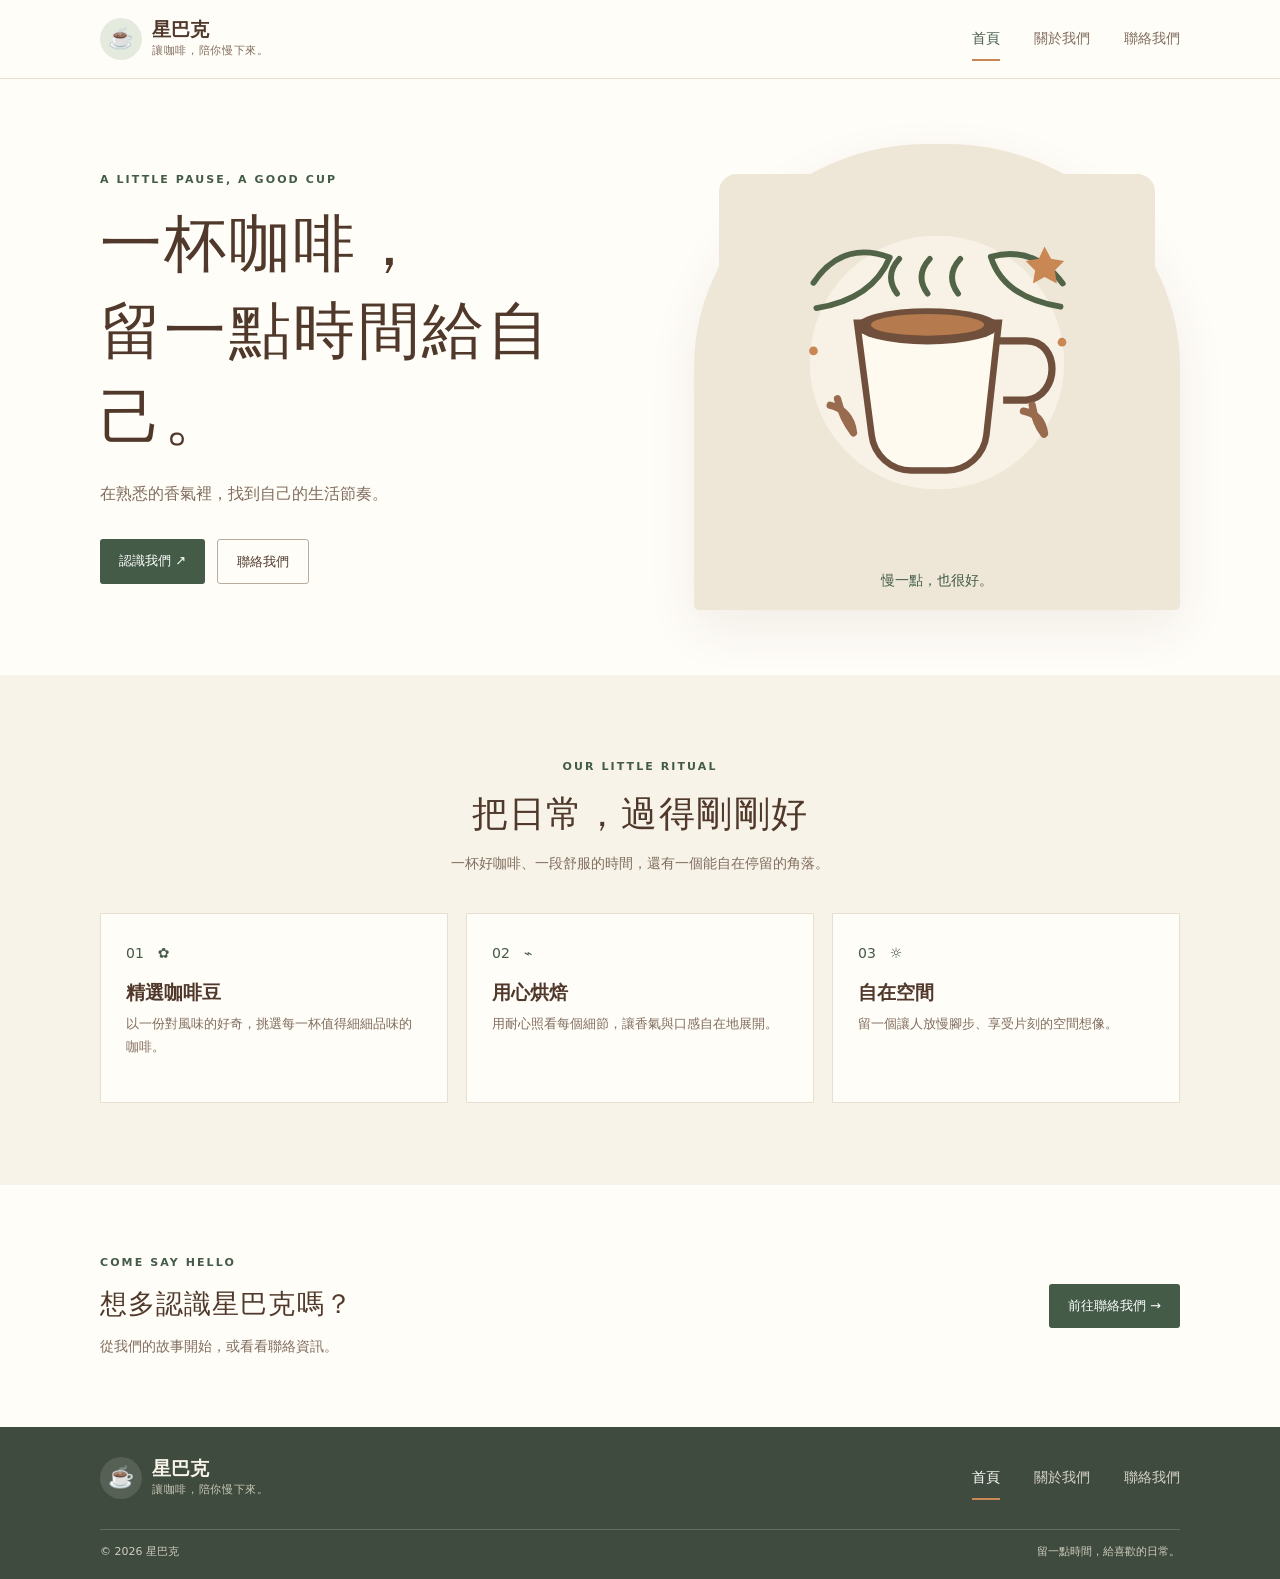
<file: pages/index.html>
﻿<!doctype html>
<html lang="zh-Hant">
<head>
  <meta charset="utf-8">
  <meta name="viewport" content="width=device-width,initial-scale=1">
  <meta name="description" content="星巴克，讓咖啡陪你慢下來。">
  <title>星巴克｜一杯咖啡，留一點時間給自己</title>
  <link rel="stylesheet" href="assets/css/site.css">
  <script src="assets/js/site.js" defer></script>
</head>
<body>
<a class="skip" href="#main">跳至主要內容</a>
<header><div class="wrap head"><a class="brand" href="index.html"><span aria-hidden="true">☕</span><span class="brand-copy">星巴克<small>讓咖啡，陪你慢下來。</small></span></a><button class="toggle" type="button" aria-expanded="false" aria-controls="nav"><span aria-hidden="true">☰</span><b class="sr">開啟選單</b></button><nav id="nav" aria-label="主要導覽"><a data-page="index" aria-current="page" href="index.html">首頁</a><a data-page="about" href="about.html">關於我們</a><a data-page="contact" href="contact.html">聯絡我們</a></nav></div></header>
<main id="main">
<section class="hero wrap"><div class="hero-copy"><p class="eyebrow">A LITTLE PAUSE, A GOOD CUP</p><h1>一杯咖啡，<br>留一點時間給自己。</h1><p class="lead">在熟悉的香氣裡，找到自己的生活節奏。</p><div class="buttons"><a class="button" href="about.html">認識我們 <span aria-hidden="true">↗</span></a><a class="button outline" href="contact.html">聯絡我們</a></div></div><figure class="hero-art"><img src="assets/images/coffee-placeholder.svg" alt="咖啡杯、咖啡豆與枝葉的暖色插畫"><figcaption>慢一點，也很好。</figcaption></figure></section>
<section class="tint section"><div class="wrap"><div class="section-title"><p class="eyebrow">OUR LITTLE RITUAL</p><h2>把日常，過得剛剛好</h2><p>一杯好咖啡、一段舒服的時間，還有一個能自在停留的角落。</p></div><div class="cards"><article><span>01　✿</span><h3>精選咖啡豆</h3><p>以一份對風味的好奇，挑選每一杯值得細細品味的咖啡。</p></article><article><span>02　⌁</span><h3>用心烘焙</h3><p>用耐心照看每個細節，讓香氣與口感自在地展開。</p></article><article><span>03　☼</span><h3>自在空間</h3><p>留一個讓人放慢腳步、享受片刻的空間想像。</p></article></div></div></section>
<section class="cta wrap"><div><p class="eyebrow">COME SAY HELLO</p><h2>想多認識星巴克嗎？</h2><p>從我們的故事開始，或看看聯絡資訊。</p></div><a class="button" href="contact.html">前往聯絡我們 <span aria-hidden="true">→</span></a></section>
</main>
<footer><div class="wrap foot"><a class="brand" href="index.html"><span aria-hidden="true">☕</span><span class="brand-copy">星巴克<small>讓咖啡，陪你慢下來。</small></span></a><nav aria-label="頁尾導覽"><a data-page="index" aria-current="page" href="index.html">首頁</a><a data-page="about" href="about.html">關於我們</a><a data-page="contact" href="contact.html">聯絡我們</a></nav></div><div class="wrap copyright"><span>© 2026 星巴克</span><span>留一點時間，給喜歡的日常。</span></div></footer>
</body>
</html>
</file>
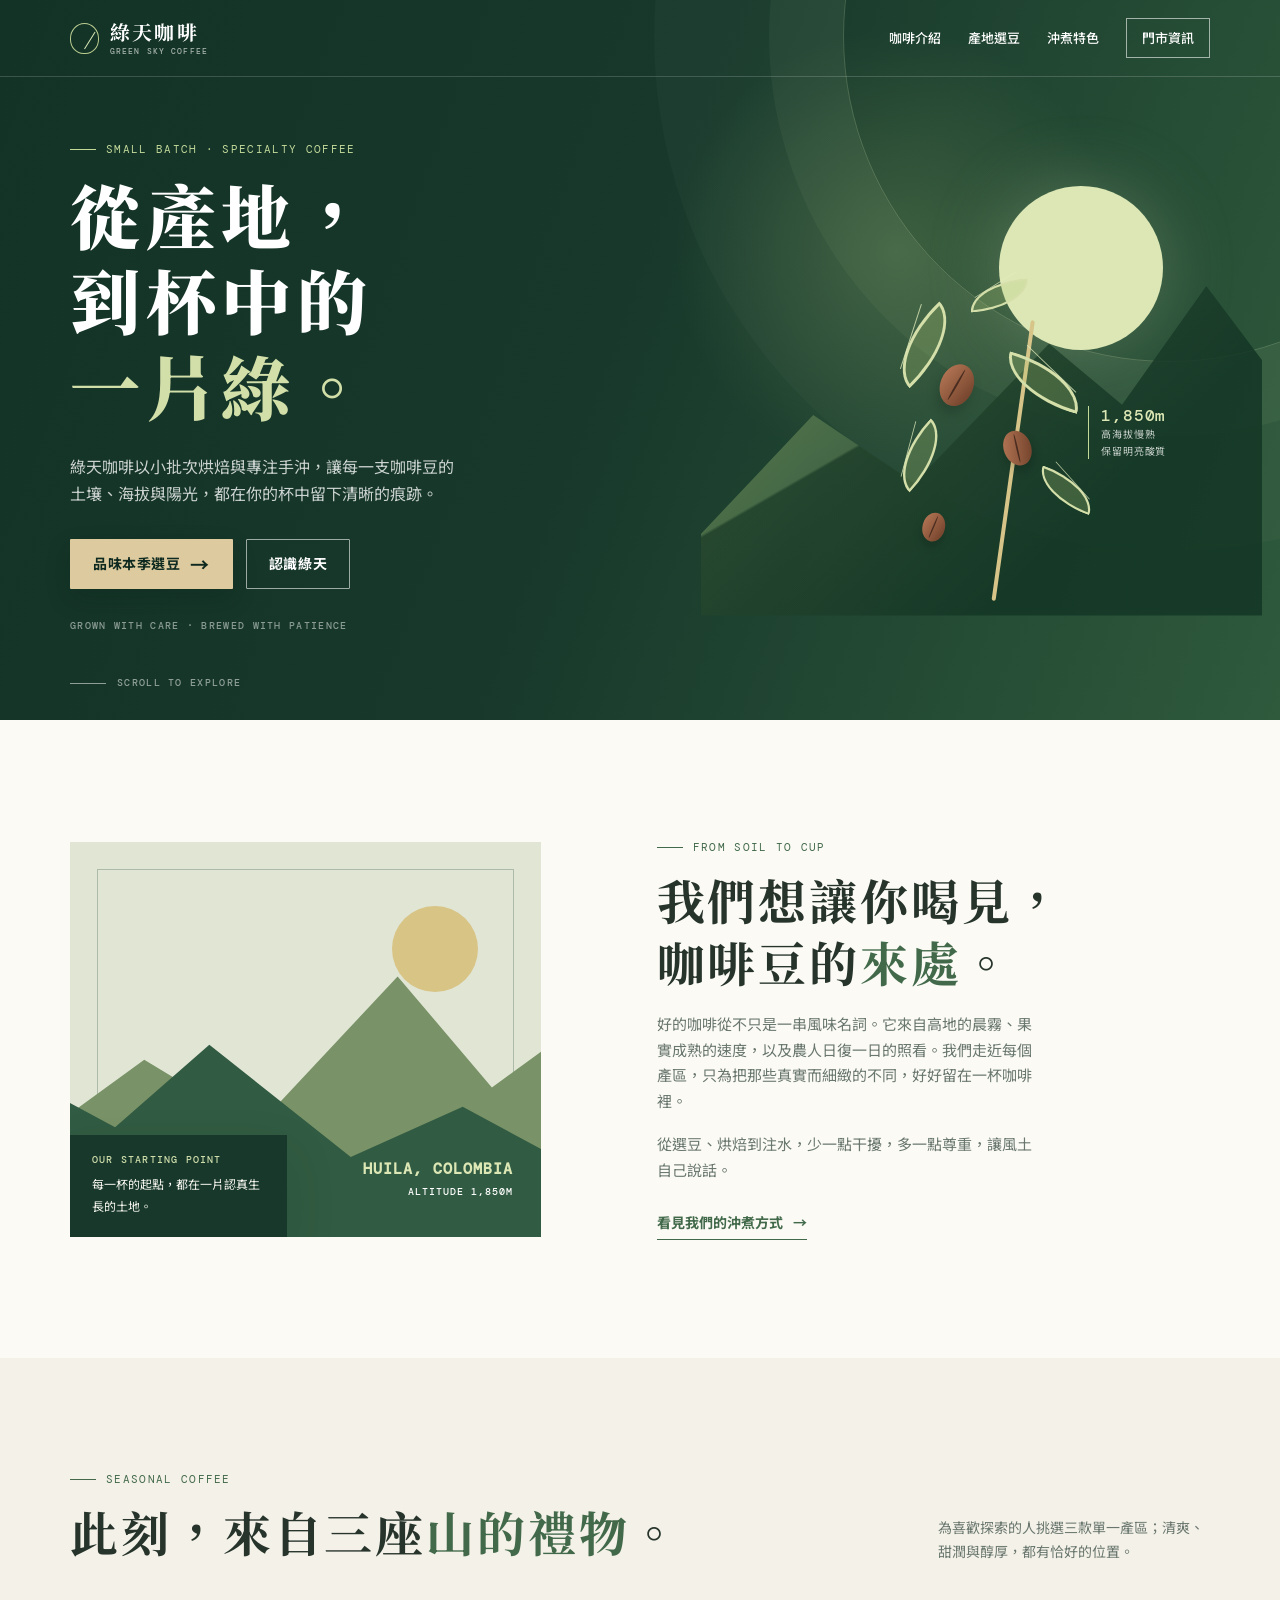
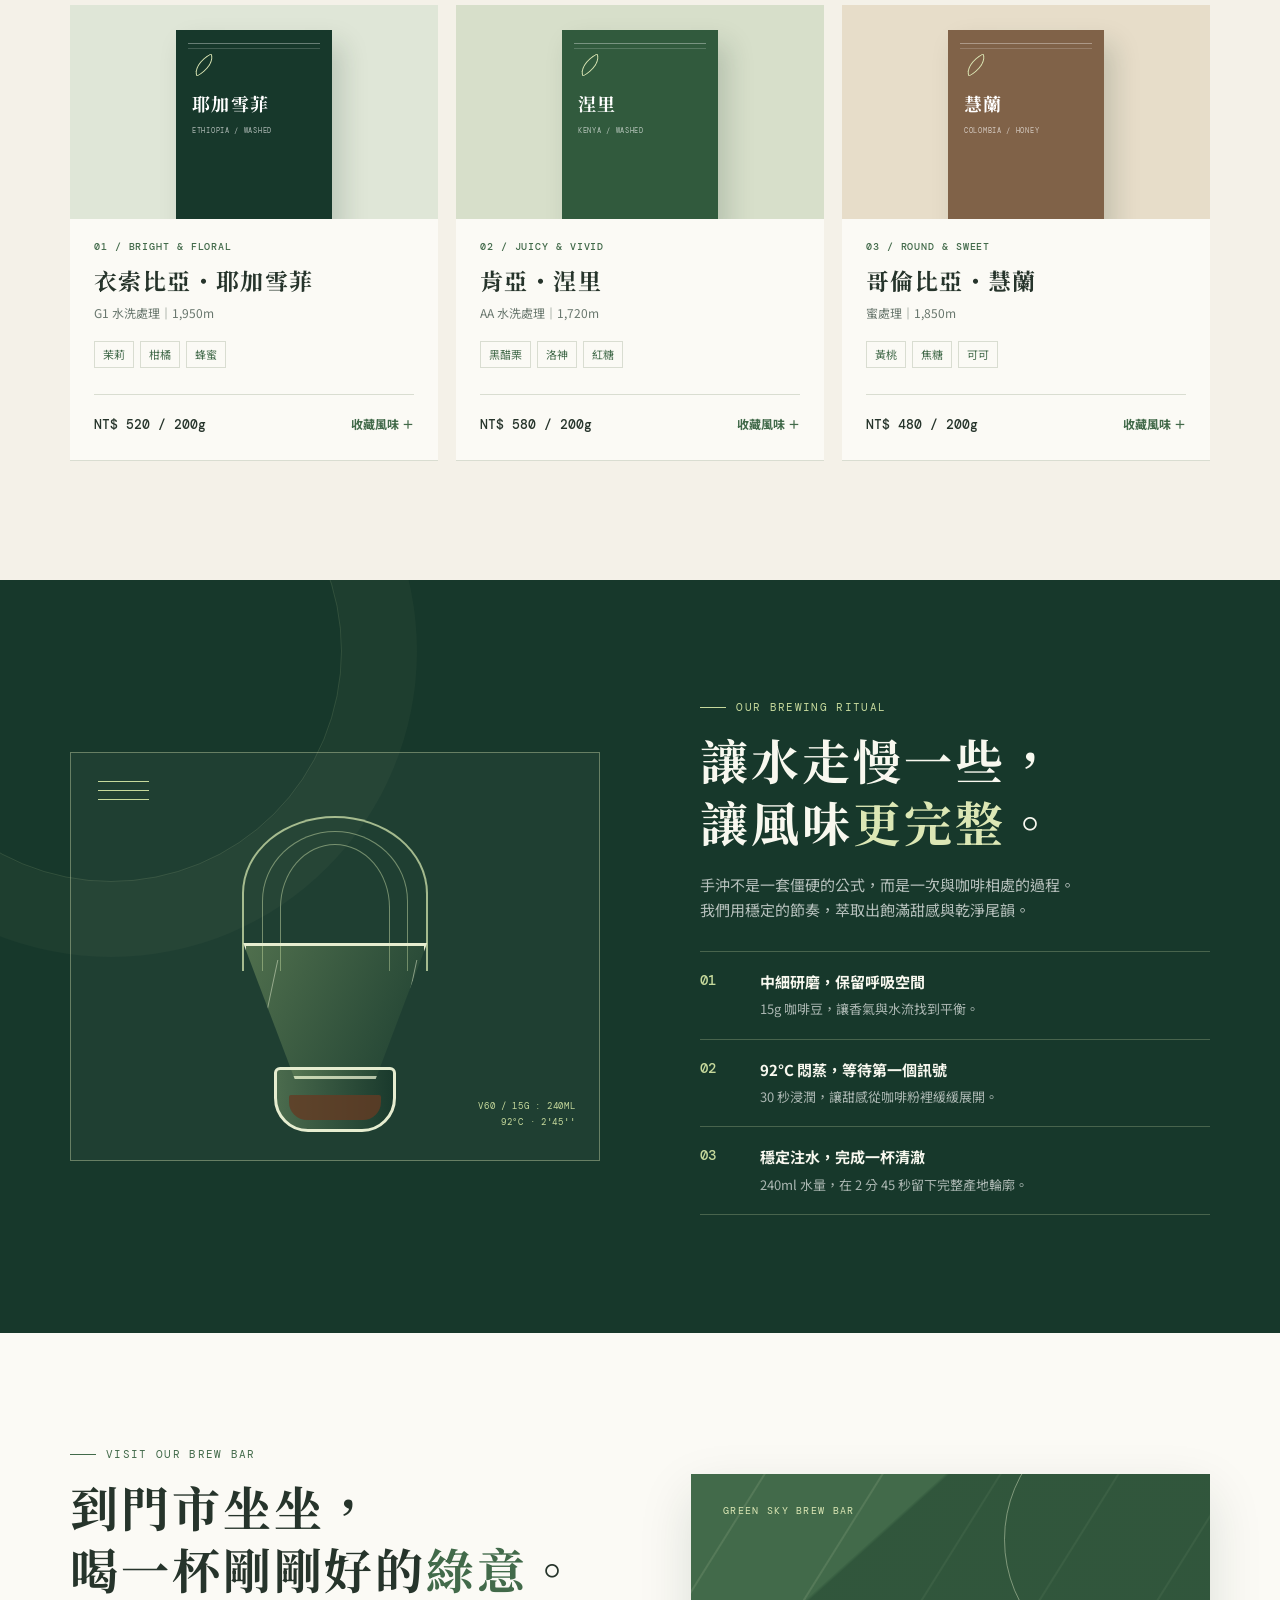
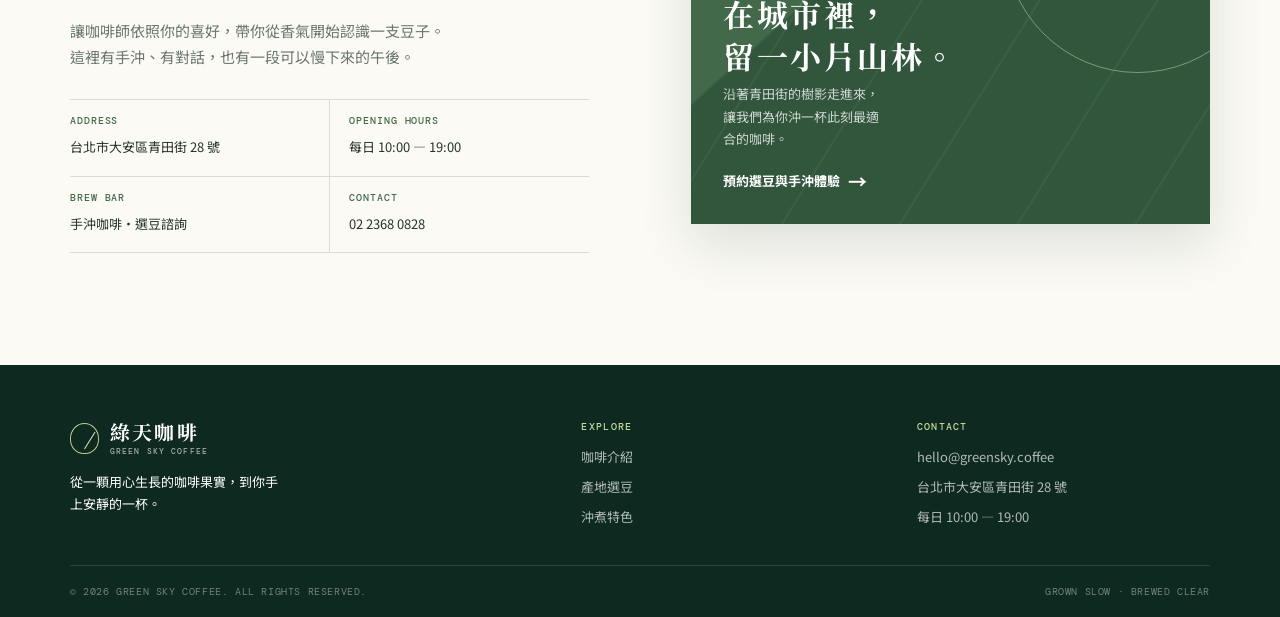
<file: refined/index.html>
<!DOCTYPE html>
<html lang="zh-Hant">
<head>
  <meta charset="UTF-8">
  <meta name="viewport" content="width=device-width, initial-scale=1.0">
  <meta name="description" content="綠天咖啡以小批次烘焙與手沖，讓每一支精品咖啡豆的產地風土清晰抵達杯中。">
  <title>綠天咖啡｜從產地，到杯中的一片綠</title>
  <link rel="preconnect" href="https://fonts.googleapis.com">
  <link rel="preconnect" href="https://fonts.gstatic.com" crossorigin>
  <link href="https://fonts.googleapis.com/css2?family=DM+Mono:wght@400;500&family=Noto+Sans+TC:wght@400;500;600;700&family=Noto+Serif+TC:wght@500;600;700;900&display=swap" rel="stylesheet">
  <style>
    :root {
      --forest: #17382b;
      --deep-forest: #0e291f;
      --moss: #426a4a;
      --leaf: #9aaa72;
      --cream: #f4f1e8;
      --paper: #fbfaf5;
      --oat: #ddca9e;
      --clay: #ad7655;
      --ink: #26342b;
      --muted: #69776e;
      --line: #d9ddd1;
      --shadow: 0 20px 50px rgba(18, 45, 32, .13);
    }

    * { box-sizing: border-box; }
    html { scroll-behavior: smooth; }
    body { margin: 0; background: var(--cream); color: var(--ink); font-family: "Noto Sans TC", sans-serif; line-height: 1.7; -webkit-font-smoothing: antialiased; }
    a { color: inherit; text-decoration: none; }
    button, input { font: inherit; }
    button { cursor: pointer; }
    .container { width: min(1140px, calc(100% - 52px)); margin: 0 auto; }
    .sr-only { position: absolute; width: 1px; height: 1px; overflow: hidden; clip: rect(0,0,0,0); white-space: nowrap; }
    .eyebrow { display: flex; align-items: center; gap: 10px; margin: 0 0 12px; color: var(--moss); font-family: "DM Mono", monospace; font-size: 11px; letter-spacing: .12em; }
    .eyebrow::before { content: ""; width: 26px; height: 1px; background: currentColor; }
    .title { margin: 0; font: 700 clamp(30px, 4vw, 48px)/1.3 "Noto Serif TC", serif; letter-spacing: .06em; }
    .title strong { color: var(--moss); font: inherit; }
    .copy { max-width: 48ch; margin: 18px 0 0; color: var(--muted); font-size: 15px; }
    .button { display: inline-flex; align-items: center; justify-content: center; gap: 10px; min-height: 50px; padding: 12px 22px; border: 1px solid transparent; border-radius: 1px; font-size: 14px; font-weight: 700; letter-spacing: .04em; transition: transform .2s ease, background .2s ease, color .2s ease, border-color .2s ease; }
    .button:hover { transform: translateY(-2px); }
    .button:focus-visible, a:focus-visible, button:focus-visible, input:focus-visible { outline: 3px solid #d3c66b; outline-offset: 3px; }
    .button-main { color: var(--deep-forest); background: var(--oat); box-shadow: 0 10px 24px rgba(7, 27, 18, .18); }
    .button-main:hover { background: #eddaac; }
    .button-light { border-color: rgba(255,255,255,.58); color: #fff; }
    .button-light:hover { background: rgba(255,255,255,.12); }
    .icon-arrow { font-size: 19px; line-height: 1; }

    /* Header */
    .header { position: absolute; z-index: 10; width: 100%; color: #fff; border-bottom: 1px solid rgba(255,255,255,.17); }
    .nav { display: flex; min-height: 76px; align-items: center; justify-content: space-between; }
    .brand { display: flex; align-items: center; gap: 11px; font: 700 20px/1 "Noto Serif TC", serif; letter-spacing: .11em; }
    .brand-symbol { position: relative; width: 29px; height: 31px; border: 1px solid #bbcd91; border-radius: 50% 50% 47% 47%; color: #d9e5b6; }
    .brand-symbol::before { content: ""; position: absolute; top: 5px; left: 13px; width: 1px; height: 20px; background: #d9e5b6; transform: rotate(32deg); transform-origin: bottom; }
    .brand small { display: block; margin-top: 5px; color: rgba(255,255,255,.63); font: 500 8px/1 "DM Mono", monospace; letter-spacing: .14em; }
    .nav-links { display: flex; align-items: center; gap: 27px; font-size: 13px; font-weight: 500; }
    .nav-links a { position: relative; padding: 6px 0; }
    .nav-links a:not(.nav-book)::after { content: ""; position: absolute; right: 0; bottom: 0; left: 0; height: 1px; background: var(--leaf); transform: scaleX(0); transform-origin: right; transition: transform .2s; }
    .nav-links a:not(.nav-book):hover::after { transform: scaleX(1); transform-origin: left; }
    .nav-book { padding: 8px 15px !important; border: 1px solid rgba(255,255,255,.58); }
    .nav-book:hover { color: var(--forest); background: #fff; }
    .menu-button { display: none; width: 40px; height: 40px; border: 0; color: #fff; background: transparent; font-size: 23px; }

    /* Hero */
    .hero { position: relative; min-height: 720px; overflow: hidden; color: #fff; background: var(--forest); }
    .hero::before { content: ""; position: absolute; inset: 0; background: radial-gradient(circle at 70% 35%, rgba(141,170,103,.28), transparent 22%), linear-gradient(110deg, #133326 0%, #17382b 47%, #2f5a3c 100%); }
    .hero::after { content: ""; position: absolute; top: -290px; right: -215px; width: 650px; height: 650px; border: 1px solid rgba(223,235,186,.22); border-radius: 50%; box-shadow: 0 0 0 74px rgba(223,235,186,.045), 0 0 0 189px rgba(223,235,186,.025); }
    .hero-grid { position: relative; z-index: 1; display: grid; grid-template-columns: 1.05fr .95fr; gap: 35px; align-items: center; min-height: 720px; padding: 126px 0 72px; }
    .hero .eyebrow { color: #c3d99a; }
    .hero h1 { max-width: 12ch; margin: 0; font: 900 clamp(43px, 5.5vw, 70px)/1.22 "Noto Serif TC", serif; letter-spacing: .08em; }
    .hero h1 em { color: #d2dfa9; font-style: normal; }
    .hero-lede { max-width: 43ch; margin: 26px 0 31px; color: rgba(255,255,255,.78); font-size: 16px; }
    .hero-actions { display: flex; flex-wrap: wrap; gap: 13px; }
    .hero-signature { margin: 29px 0 0; color: rgba(255,255,255,.5); font: 500 10px/1.6 "DM Mono", monospace; letter-spacing: .13em; }
    .hero-visual { position: relative; height: 453px; }
    .sun-disc { position: absolute; top: 25px; right: 9%; width: 164px; height: 164px; border-radius: 50%; background: #dce7b5; box-shadow: 0 0 72px rgba(220,231,181,.25); }
    .hill { position: absolute; right: -10%; bottom: -2px; width: 107%; height: 75%; clip-path: polygon(0 76%, 20% 41%, 38% 61%, 62% 20%, 75% 38%, 90% 3%, 100% 25%, 100% 100%, 0 100%); background: linear-gradient(136deg, #72905c, #244c36 69%); opacity: .88; }
    .hill::after { content: ""; position: absolute; inset: 0; background: linear-gradient(150deg, transparent 39%, rgba(8,38,25,.55) 39.5% 100%); }
    .coffee-plant { position: absolute; z-index: 2; right: 19%; bottom: 13px; width: 255px; height: 330px; transform: rotate(-4deg); }
    .stem { position: absolute; bottom: 0; left: 125px; width: 4px; height: 283px; border-radius: 4px; background: #d6c488; transform: rotate(12deg); transform-origin: bottom; }
    .leaf { position: absolute; width: 82px; height: 42px; border: 3px solid #d5dfa9; border-radius: 100% 0 100% 0; background: rgba(173,202,117,.26); }
    .leaf::after { content: ""; position: absolute; top: 50%; left: 4px; width: 68px; height: 1px; background: rgba(226,237,189,.78); transform: rotate(-28deg); transform-origin: left; }
    .leaf-a { top: 49px; left: 35px; transform: rotate(-40deg); }
    .leaf-b { top: 95px; right: 22px; transform: rotate(20deg) scaleX(-1); }
    .leaf-c { top: 159px; left: 23px; transform: rotate(-43deg) scale(.84); }
    .leaf-d { top: 204px; right: 7px; transform: rotate(24deg) scaleX(-1) scale(.74); }
    .leaf-e { top: 5px; right: 60px; transform: rotate(0deg) scale(.72); }
    .bean { position: absolute; z-index: 3; width: 33px; height: 43px; border-radius: 50%; background: linear-gradient(110deg, #b87957, #6d3e28); box-shadow: 0 8px 12px rgba(0,0,0,.17); }
    .bean::before { content: ""; position: absolute; top: 4px; bottom: 4px; left: 15px; width: 2px; border-radius: 50%; background: rgba(45,26,19,.72); transform: rotate(8deg); }
    .bean-1 { top: 91px; left: 89px; transform: rotate(26deg); }
    .bean-2 { top: 158px; right: 77px; transform: rotate(-17deg) scale(.83); }
    .bean-3 { top: 231px; left: 56px; transform: rotate(19deg) scale(.68); }
    .origin-tag { position: absolute; z-index: 3; top: 52%; right: -2%; width: 132px; padding-left: 12px; border-left: 1px solid #c3d99a; color: rgba(255,255,255,.76); font-size: 10px; line-height: 1.7; letter-spacing: .08em; }
    .origin-tag b { display: block; color: #dce7b5; font: 500 16px/1.2 "DM Mono", monospace; }
    .scroll-hint { position: absolute; bottom: 22px; left: max(26px, calc((100% - 1140px) / 2)); z-index: 2; display: flex; gap: 11px; align-items: center; color: rgba(255,255,255,.52); font: 500 10px/1 "DM Mono", monospace; letter-spacing: .13em; }
    .scroll-hint::before { content: ""; width: 36px; height: 1px; background: currentColor; }

    /* Story */
    .story { padding: 118px 0; background: var(--paper); }
    .story-grid { display: grid; grid-template-columns: .92fr 1.08fr; gap: clamp(46px, 9vw, 120px); align-items: center; }
    .origin-window { position: relative; min-height: 395px; overflow: hidden; background: #e0e5d4; }
    .origin-window::before { content: ""; position: absolute; inset: 27px; border: 1px solid rgba(23,56,43,.25); }
    .origin-sun { position: absolute; top: 64px; right: 63px; width: 86px; height: 86px; border-radius: 50%; background: #d8c485; }
    .origin-hill-one, .origin-hill-two { position: absolute; right: -12%; bottom: -2%; left: -13%; clip-path: polygon(0 72%, 23% 40%, 42% 62%, 66% 13%, 82% 49%, 100% 24%, 100% 100%, 0 100%); }
    .origin-hill-one { height: 78%; background: #799267; }
    .origin-hill-two { height: 58%; background: #315b42; transform: scaleX(-1); }
    .origin-label { position: absolute; z-index: 2; right: 28px; bottom: 27px; color: #fff; font: 500 10px/1.7 "DM Mono", monospace; letter-spacing: .1em; text-align: right; }
    .origin-label b { display: block; color: #dce7b5; font-size: 15px; }
    .story-note { position: absolute; z-index: 3; bottom: 0; left: 0; width: 217px; padding: 20px 22px; color: #f9f8f1; background: var(--forest); box-shadow: var(--shadow); }
    .story-note b { display: block; margin-bottom: 8px; color: #cfddaa; font: 500 10px/1 "DM Mono", monospace; letter-spacing: .12em; }
    .story-note p { margin: 0; font-size: 12px; line-height: 1.8; }
    .story-link { display: inline-flex; gap: 10px; margin-top: 29px; padding-bottom: 4px; border-bottom: 1px solid var(--moss); color: var(--moss); font-size: 14px; font-weight: 700; }

    /* Selection */
    .selection { padding: 112px 0 120px; background: var(--cream); }
    .section-head { display: flex; align-items: end; justify-content: space-between; gap: 30px; margin-bottom: 42px; }
    .section-head .copy { max-width: 34ch; margin: 0; font-size: 14px; }
    .coffee-grid { display: grid; grid-template-columns: repeat(3, 1fr); gap: 18px; }
    .coffee-card { display: flex; flex-direction: column; min-height: 455px; background: var(--paper); box-shadow: 0 1px 0 var(--line); transition: transform .25s ease, box-shadow .25s ease; }
    .coffee-card:hover { transform: translateY(-6px); box-shadow: var(--shadow); }
    .bag-visual { position: relative; height: 214px; overflow: hidden; background: #dfe6d7; }
    .coffee-card:nth-child(2) .bag-visual { background: #d7dfca; }
    .coffee-card:nth-child(3) .bag-visual { background: #e7ddc9; }
    .bag { position: absolute; right: 50%; bottom: -10px; width: 156px; height: 199px; padding: 28px 16px; color: #fff; background: var(--forest); box-shadow: 10px 14px 25px rgba(20,50,36,.17); transform: translateX(50%); }
    .coffee-card:nth-child(2) .bag { background: #315a3d; }
    .coffee-card:nth-child(3) .bag { background: #806248; }
    .bag::before { content: ""; position: absolute; top: 13px; right: 12px; left: 12px; height: 1px; background: rgba(255,255,255,.35); box-shadow: 0 5px 0 rgba(255,255,255,.18); }
    .bag .mini-leaf { display: block; width: 24px; height: 14px; margin-bottom: 19px; border: 1px solid #dce7b5; border-radius: 100% 0; transform: rotate(-28deg); }
    .bag .bag-name { position: relative; z-index: 1; font: 700 18px/1.3 "Noto Serif TC", serif; letter-spacing: .07em; }
    .bag .bag-origin { display: block; margin-top: 7px; color: rgba(255,255,255,.65); font: 400 7px/1.4 "DM Mono", monospace; letter-spacing: .1em; }
    .card-body { display: flex; flex: 1; flex-direction: column; padding: 23px 24px 22px; }
    .card-index { color: var(--moss); font: 500 10px/1 "DM Mono", monospace; letter-spacing: .09em; }
    .card-body h3 { margin: 13px 0 5px; font: 700 23px/1.4 "Noto Serif TC", serif; letter-spacing: .06em; }
    .card-origin { margin: 0; color: var(--muted); font-size: 12px; }
    .flavour { display: flex; flex-wrap: wrap; gap: 6px; margin: 18px 0 auto; }
    .flavour span { padding: 3px 8px; border: 1px solid var(--line); color: var(--moss); font-size: 11px; }
    .card-footer { display: flex; align-items: center; justify-content: space-between; gap: 12px; margin-top: 20px; padding-top: 15px; border-top: 1px solid var(--line); }
    .price { font: 500 13px/1 "DM Mono", monospace; }
    .save-button { padding: 4px 0; border: 0; color: var(--moss); background: transparent; font-size: 12px; font-weight: 700; }
    .save-button:hover { color: var(--clay); }

    /* Brew */
    .brew { position: relative; overflow: hidden; padding: 118px 0; color: #f8f8ef; background: var(--forest); }
    .brew::before { content: ""; position: absolute; top: -160px; left: -120px; width: 460px; height: 460px; border: 1px solid rgba(211,227,166,.14); border-radius: 50%; box-shadow: 0 0 0 75px rgba(211,227,166,.035); }
    .brew-grid { position: relative; z-index: 1; display: grid; grid-template-columns: 1.02fr .98fr; gap: clamp(45px, 8vw, 100px); align-items: center; }
    .brew .eyebrow { color: #c6d99c; }
    .brew .title strong { color: #dce7b5; }
    .brew .copy { color: rgba(255,255,255,.69); }
    .brew-drawing { position: relative; min-height: 409px; border: 1px solid rgba(220,231,181,.38); background: rgba(255,255,255,.035); }
    .brew-drawing::before { content: ""; position: absolute; top: 28px; left: 27px; width: 51px; height: 1px; background: #c6d99c; box-shadow: 0 9px 0 #c6d99c, 0 18px 0 #c6d99c; }
    .water-lines { position: absolute; top: 63px; left: 50%; width: 186px; height: 155px; border: 2px solid rgba(210,228,174,.75); border-bottom: 0; border-radius: 50% 50% 0 0; transform: translateX(-50%); }
    .water-lines::before, .water-lines::after { content: ""; position: absolute; top: 13px; right: 18px; bottom: 0; left: 18px; border: 1px solid rgba(210,228,174,.48); border-bottom: 0; border-radius: 50% 50% 0 0; }
    .water-lines::after { top: 26px; right: 36px; left: 36px; }
    .dripper { position: absolute; bottom: 81px; left: 50%; width: 184px; height: 136px; border: 3px solid #e6edd0; background: linear-gradient(115deg, rgba(173,203,129,.34), rgba(30,74,48,.14)); clip-path: polygon(0 0,100% 0,72% 100%,28% 100%); transform: translateX(-50%); }
    .dripper::before { content: ""; position: absolute; top: 14px; right: 19px; bottom: 0; left: 19px; border-left: 1px solid rgba(230,237,208,.5); border-right: 1px solid rgba(230,237,208,.5); transform: skewX(-12deg); }
    .server { position: absolute; bottom: 28px; left: 50%; width: 122px; height: 65px; border: 3px solid #e6edd0; border-radius: 6px 6px 34px 34px; background: linear-gradient(90deg, rgba(160,192,130,.34), rgba(9,41,27,.24)); transform: translateX(-50%); }
    .server::after { content: ""; position: absolute; right: 12px; bottom: 9px; left: 12px; height: 25px; border-radius: 2px 2px 18px 18px; background: rgba(100,59,35,.8); }
    .brew-caption { position: absolute; right: 24px; bottom: 21px; color: #c6d99c; font: 400 9px/1.8 "DM Mono", monospace; letter-spacing: .08em; text-align: right; }
    .method-list { display: grid; gap: 0; margin: 28px 0 0; padding: 0; list-style: none; }
    .method-list li { display: grid; grid-template-columns: 45px 1fr; gap: 15px; padding: 17px 0; border-top: 1px solid rgba(220,231,181,.25); }
    .method-list li:last-child { border-bottom: 1px solid rgba(220,231,181,.25); }
    .method-no { color: #c6d99c; font: 500 14px/1.7 "DM Mono", monospace; }
    .method-text b { display: block; font-size: 15px; }
    .method-text span { color: rgba(255,255,255,.64); font-size: 13px; }

    /* Visit */
    .visit { padding: 112px 0; background: var(--paper); }
    .visit-grid { display: grid; grid-template-columns: 1fr 1fr; gap: clamp(42px, 8vw, 105px); align-items: center; }
    .store-card { position: relative; min-height: 350px; overflow: hidden; color: #fff; background: var(--moss); box-shadow: var(--shadow); }
    .store-card::before { content: ""; position: absolute; inset: 0; opacity: .68; background: linear-gradient(138deg, transparent 28%, rgba(11,45,30,.46) 28.5% 100%), repeating-linear-gradient(122deg, transparent 0 61px, rgba(224,235,195,.18) 62px 63px, transparent 64px 100px); }
    .store-card::after { content: ""; position: absolute; top: -68px; right: -61px; width: 265px; height: 265px; border: 1px solid rgba(227,237,203,.44); border-radius: 50%; }
    .store-inner { position: relative; z-index: 1; display: flex; min-height: 350px; flex-direction: column; padding: 32px; }
    .store-kicker { margin: 0; color: #dce7b5; font: 400 10px/1 "DM Mono", monospace; letter-spacing: .13em; }
    .store-inner h3 { margin: auto 0 7px; font: 700 31px/1.35 "Noto Serif TC", serif; letter-spacing: .08em; }
    .store-inner p:not(.store-kicker) { max-width: 23ch; margin: 0; color: rgba(255,255,255,.76); font-size: 13px; }
    .store-link { display: inline-flex; align-items: center; gap: 8px; margin-top: 20px; color: #fff; font-size: 13px; font-weight: 700; }
    .details { display: grid; grid-template-columns: repeat(2, 1fr); gap: 0; margin: 30px 0 0; }
    .detail { padding: 16px 0; border-top: 1px solid var(--line); }
    .detail:nth-last-child(-n+2) { border-bottom: 1px solid var(--line); }
    .detail:nth-child(odd) { padding-right: 19px; }
    .detail:nth-child(even) { padding-left: 19px; border-left: 1px solid var(--line); }
    .detail b { display: block; margin-bottom: 6px; color: var(--moss); font: 500 10px/1 "DM Mono", monospace; letter-spacing: .09em; }
    .detail span { font-size: 13px; }

    /* Footer and small UI */
    footer { color: rgba(255,255,255,.68); background: var(--deep-forest); }
    .footer-grid { display: grid; grid-template-columns: 1.6fr 1fr 1fr; gap: 42px; padding: 57px 0 37px; }
    .footer-brand { color: #fff; }
    .footer-brand p { max-width: 30ch; margin: 16px 0 0; font-size: 13px; }
    .footer-heading { margin: 0 0 14px; color: #c6d99c; font: 500 10px/1 "DM Mono", monospace; letter-spacing: .13em; }
    .footer-list { margin: 0; padding: 0; list-style: none; font-size: 13px; }
    .footer-list li + li { margin-top: 8px; }
    .footer-list a:hover { color: #fff; }
    .footer-bottom { display: flex; justify-content: space-between; gap: 20px; padding: 18px 0; border-top: 1px solid rgba(255,255,255,.13); color: rgba(255,255,255,.42); font: 400 10px/1.5 "DM Mono", monospace; letter-spacing: .06em; }
    .toast { position: fixed; right: 22px; bottom: 22px; z-index: 30; max-width: min(340px, calc(100% - 44px)); padding: 13px 17px; border-left: 3px solid var(--oat); color: #fff; background: var(--deep-forest); box-shadow: var(--shadow); font-size: 13px; opacity: 0; pointer-events: none; transform: translateY(12px); transition: opacity .23s ease, transform .23s ease; }
    .toast.show { opacity: 1; transform: translateY(0); }
    .reveal { opacity: 0; transform: translateY(18px); transition: opacity .65s ease, transform .65s ease; }
    .reveal.in { opacity: 1; transform: translateY(0); }

    @media (max-width: 840px) {
      .nav { min-height: 68px; }
      .menu-button { display: block; }
      .nav-links { position: absolute; top: 68px; right: 0; left: 0; display: grid; gap: 0; max-height: 0; overflow: hidden; background: #112f23; transition: max-height .28s ease; }
      .nav-links.open { max-height: 300px; border-top: 1px solid rgba(255,255,255,.14); }
      .nav-links a { padding: 13px 26px; border-bottom: 1px solid rgba(255,255,255,.1); }
      .nav-links .nav-book { margin: 10px 26px; text-align: center; }
      .hero, .hero-grid { min-height: 725px; }
      .hero-grid { grid-template-columns: 1fr; padding-top: 110px; }
      .hero-visual { height: 280px; margin-top: -40px; }
      .sun-disc { top: 8px; right: 14%; width: 118px; height: 118px; }
      .hill { width: 86%; height: 97%; }
      .coffee-plant { right: 16%; bottom: -24px; transform: scale(.75) rotate(-4deg); transform-origin: bottom right; }
      .origin-tag { top: 45%; right: 1%; }
      .story-grid, .brew-grid, .visit-grid { grid-template-columns: 1fr; }
      .origin-window { max-width: 560px; width: 100%; }
      .coffee-grid { grid-template-columns: repeat(2, 1fr); }
      .coffee-card:last-child { grid-column: span 2; }
      .footer-grid { grid-template-columns: 1.4fr 1fr; }
      .footer-brand { grid-column: span 2; }
    }

    @media (max-width: 570px) {
      .container { width: min(100% - 34px, 1140px); }
      .hero, .hero-grid { min-height: 680px; }
      .hero-grid { padding-top: 99px; padding-bottom: 44px; }
      .hero h1 { font-size: 40px; }
      .hero-lede { margin: 19px 0 23px; font-size: 14px; }
      .hero-visual { height: 238px; }
      .origin-tag { display: none; }
      .scroll-hint { bottom: 12px; left: 17px; }
      .story, .selection, .brew, .visit { padding: 76px 0; }
      .origin-window { min-height: 335px; }
      .story-note { width: 190px; padding: 16px; }
      .section-head { display: block; }
      .section-head .copy { margin-top: 15px; }
      .coffee-grid { grid-template-columns: 1fr; }
      .coffee-card:last-child { grid-column: auto; }
      .brew-drawing { min-height: 325px; }
      .water-lines { transform: translateX(-50%) scale(.82); transform-origin: top; }
      .dripper { transform: translateX(-50%) scale(.8); transform-origin: bottom; }
      .server { transform: translateX(-50%) scale(.8); transform-origin: bottom; }
      .details { grid-template-columns: 1fr; }
      .detail, .detail:nth-last-child(-n+2) { border-bottom: 0; }
      .detail:first-child { border-top: 1px solid var(--line); }
      .detail:last-child { border-bottom: 1px solid var(--line); }
      .detail:nth-child(even) { padding-left: 0; border-left: 0; }
      .footer-grid { grid-template-columns: 1fr; gap: 30px; }
      .footer-brand { grid-column: auto; }
      .footer-bottom { display: block; }
      .footer-bottom span + span { display: block; margin-top: 6px; }
    }

    @media (prefers-reduced-motion: reduce) {
      html { scroll-behavior: auto; }
      *, *::before, *::after { transition-duration: .01ms !important; animation-duration: .01ms !important; }
      .reveal { opacity: 1; transform: none; }
    }
  </style>
</head>
<body>
  <header class="header" id="top">
    <nav class="nav container" aria-label="主要導覽">
      <a class="brand" href="#top" aria-label="回到綠天咖啡首頁"><span class="brand-symbol" aria-hidden="true"></span><span>綠天咖啡<small>GREEN SKY COFFEE</small></span></a>
      <button class="menu-button" type="button" aria-label="開啟導覽選單" aria-expanded="false" aria-controls="navLinks">☰</button>
      <div class="nav-links" id="navLinks">
        <a href="#story">咖啡介紹</a>
        <a href="#selection">產地選豆</a>
        <a href="#brew">沖煮特色</a>
        <a class="nav-book" href="#visit">門市資訊</a>
      </div>
    </nav>
  </header>

  <main>
    <section class="hero" aria-labelledby="heroTitle">
      <div class="hero-grid container">
        <div class="reveal">
          <p class="eyebrow">SMALL BATCH · SPECIALTY COFFEE</p>
          <h1 id="heroTitle">從產地，<br>到杯中的<br><em>一片綠。</em></h1>
          <p class="hero-lede">綠天咖啡以小批次烘焙與專注手沖，讓每一支咖啡豆的土壤、海拔與陽光，都在你的杯中留下清晰的痕跡。</p>
          <div class="hero-actions"><a class="button button-main" href="#selection">品味本季選豆 <span class="icon-arrow">→</span></a><a class="button button-light" href="#story">認識綠天</a></div>
          <p class="hero-signature">GROWN WITH CARE · BREWED WITH PATIENCE</p>
        </div>
        <div class="hero-visual" aria-hidden="true">
          <div class="sun-disc"></div><div class="hill"></div>
          <div class="coffee-plant"><span class="stem"></span><span class="leaf leaf-a"></span><span class="leaf leaf-b"></span><span class="leaf leaf-c"></span><span class="leaf leaf-d"></span><span class="leaf leaf-e"></span><span class="bean bean-1"></span><span class="bean bean-2"></span><span class="bean bean-3"></span></div>
          <p class="origin-tag"><b>1,850m</b>高海拔慢熟<br>保留明亮酸質</p>
        </div>
      </div>
      <p class="scroll-hint">SCROLL TO EXPLORE</p>
    </section>

    <section class="story" id="story" aria-labelledby="storyTitle">
      <div class="story-grid container">
        <div class="origin-window reveal" aria-hidden="true"><div class="origin-sun"></div><div class="origin-hill-one"></div><div class="origin-hill-two"></div><p class="origin-label"><b>HUILA, COLOMBIA</b>ALTITUDE 1,850M</p><div class="story-note"><b>OUR STARTING POINT</b><p>每一杯的起點，都在一片認真生長的土地。</p></div></div>
        <div class="reveal">
          <p class="eyebrow">FROM SOIL TO CUP</p>
          <h2 class="title" id="storyTitle">我們想讓你喝見，<br>咖啡豆的<strong>來處</strong>。</h2>
          <p class="copy">好的咖啡從不只是一串風味名詞。它來自高地的晨霧、果實成熟的速度，以及農人日復一日的照看。我們走近每個產區，只為把那些真實而細緻的不同，好好留在一杯咖啡裡。</p>
          <p class="copy">從選豆、烘焙到注水，少一點干擾，多一點尊重，讓風土自己說話。</p>
          <a class="story-link" href="#brew">看見我們的沖煮方式 <span>→</span></a>
        </div>
      </div>
    </section>

    <section class="selection" id="selection" aria-labelledby="selectionTitle">
      <div class="container">
        <div class="section-head reveal"><div><p class="eyebrow">SEASONAL COFFEE</p><h2 class="title" id="selectionTitle">此刻，來自三座<strong>山的禮物</strong>。</h2></div><p class="copy">為喜歡探索的人挑選三款單一產區；清爽、甜潤與醇厚，都有恰好的位置。</p></div>
        <div class="coffee-grid">
          <article class="coffee-card reveal">
            <div class="bag-visual" aria-hidden="true"><div class="bag"><span class="mini-leaf"></span><b class="bag-name">耶加雪菲</b><span class="bag-origin">ETHIOPIA / WASHED</span></div></div>
            <div class="card-body"><span class="card-index">01 / BRIGHT &amp; FLORAL</span><h3>衣索比亞・耶加雪菲</h3><p class="card-origin">G1 水洗處理｜1,950m</p><div class="flavour"><span>茉莉</span><span>柑橘</span><span>蜂蜜</span></div><div class="card-footer"><span class="price">NT$ 520 / 200g</span><button class="save-button" type="button" data-coffee="衣索比亞・耶加雪菲">收藏風味 ＋</button></div></div>
          </article>
          <article class="coffee-card reveal">
            <div class="bag-visual" aria-hidden="true"><div class="bag"><span class="mini-leaf"></span><b class="bag-name">涅里</b><span class="bag-origin">KENYA / WASHED</span></div></div>
            <div class="card-body"><span class="card-index">02 / JUICY &amp; VIVID</span><h3>肯亞・涅里</h3><p class="card-origin">AA 水洗處理｜1,720m</p><div class="flavour"><span>黑醋栗</span><span>洛神</span><span>紅糖</span></div><div class="card-footer"><span class="price">NT$ 580 / 200g</span><button class="save-button" type="button" data-coffee="肯亞・涅里">收藏風味 ＋</button></div></div>
          </article>
          <article class="coffee-card reveal">
            <div class="bag-visual" aria-hidden="true"><div class="bag"><span class="mini-leaf"></span><b class="bag-name">慧蘭</b><span class="bag-origin">COLOMBIA / HONEY</span></div></div>
            <div class="card-body"><span class="card-index">03 / ROUND &amp; SWEET</span><h3>哥倫比亞・慧蘭</h3><p class="card-origin">蜜處理｜1,850m</p><div class="flavour"><span>黃桃</span><span>焦糖</span><span>可可</span></div><div class="card-footer"><span class="price">NT$ 480 / 200g</span><button class="save-button" type="button" data-coffee="哥倫比亞・慧蘭">收藏風味 ＋</button></div></div>
          </article>
        </div>
      </div>
    </section>

    <section class="brew" id="brew" aria-labelledby="brewTitle">
      <div class="brew-grid container">
        <div class="brew-drawing reveal" aria-hidden="true"><div class="water-lines"></div><div class="dripper"></div><div class="server"></div><p class="brew-caption">V60 / 15G : 240ML<br>92°C · 2'45''</p></div>
        <div class="reveal">
          <p class="eyebrow">OUR BREWING RITUAL</p>
          <h2 class="title" id="brewTitle">讓水走慢一些，<br>讓風味<strong>更完整</strong>。</h2>
          <p class="copy">手沖不是一套僵硬的公式，而是一次與咖啡相處的過程。我們用穩定的節奏，萃取出飽滿甜感與乾淨尾韻。</p>
          <ol class="method-list">
            <li><span class="method-no">01</span><span class="method-text"><b>中細研磨，保留呼吸空間</b><span>15g 咖啡豆，讓香氣與水流找到平衡。</span></span></li>
            <li><span class="method-no">02</span><span class="method-text"><b>92°C 悶蒸，等待第一個訊號</b><span>30 秒浸潤，讓甜感從咖啡粉裡緩緩展開。</span></span></li>
            <li><span class="method-no">03</span><span class="method-text"><b>穩定注水，完成一杯清澈</b><span>240ml 水量，在 2 分 45 秒留下完整產地輪廓。</span></span></li>
          </ol>
        </div>
      </div>
    </section>

    <section class="visit" id="visit" aria-labelledby="visitTitle">
      <div class="visit-grid container">
        <div class="reveal"><p class="eyebrow">VISIT OUR BREW BAR</p><h2 class="title" id="visitTitle">到門市坐坐，<br>喝一杯剛剛好的<strong>綠意</strong>。</h2><p class="copy">讓咖啡師依照你的喜好，帶你從香氣開始認識一支豆子。這裡有手沖、有對話，也有一段可以慢下來的午後。</p><div class="details"><div class="detail"><b>ADDRESS</b><span>台北市大安區青田街 28 號</span></div><div class="detail"><b>OPENING HOURS</b><span>每日 10:00 — 19:00</span></div><div class="detail"><b>BREW BAR</b><span>手沖咖啡・選豆諮詢</span></div><div class="detail"><b>CONTACT</b><span>02 2368 0828</span></div></div></div>
        <aside class="store-card reveal" aria-label="綠天咖啡門市資訊卡"><div class="store-inner"><p class="store-kicker">GREEN SKY BREW BAR</p><h3>在城市裡，<br>留一小片山林。</h3><p>沿著青田街的樹影走進來，讓我們為你沖一杯此刻最適合的咖啡。</p><a class="store-link" href="mailto:hello@greensky.coffee">預約選豆與手沖體驗 <span class="icon-arrow">→</span></a></div></aside>
      </div>
    </section>
  </main>

  <footer>
    <div class="footer-grid container">
      <div class="footer-brand"><a class="brand" href="#top"><span class="brand-symbol" aria-hidden="true"></span><span>綠天咖啡<small>GREEN SKY COFFEE</small></span></a><p>從一顆用心生長的咖啡果實，到你手上安靜的一杯。</p></div>
      <div><p class="footer-heading">EXPLORE</p><ul class="footer-list"><li><a href="#story">咖啡介紹</a></li><li><a href="#selection">產地選豆</a></li><li><a href="#brew">沖煮特色</a></li></ul></div>
      <div><p class="footer-heading">CONTACT</p><ul class="footer-list"><li><a href="mailto:hello@greensky.coffee">hello@greensky.coffee</a></li><li>台北市大安區青田街 28 號</li><li>每日 10:00 — 19:00</li></ul></div>
    </div>
    <div class="footer-bottom container"><span>© 2026 GREEN SKY COFFEE. ALL RIGHTS RESERVED.</span><span>GROWN SLOW · BREWED CLEAR</span></div>
  </footer>

  <div class="toast" id="toast" role="status" aria-live="polite"></div>
  <script>
    const menuButton = document.querySelector('.menu-button');
    const navLinks = document.getElementById('navLinks');
    menuButton.addEventListener('click', () => {
      const opened = navLinks.classList.toggle('open');
      menuButton.setAttribute('aria-expanded', String(opened));
      menuButton.setAttribute('aria-label', opened ? '關閉導覽選單' : '開啟導覽選單');
      menuButton.textContent = opened ? '×' : '☰';
    });
    navLinks.querySelectorAll('a').forEach(link => link.addEventListener('click', () => {
      navLinks.classList.remove('open');
      menuButton.setAttribute('aria-expanded', 'false');
      menuButton.setAttribute('aria-label', '開啟導覽選單');
      menuButton.textContent = '☰';
    }));

    const toast = document.getElementById('toast');
    let toastTimer;
    function showToast(message) {
      window.clearTimeout(toastTimer);
      toast.textContent = message;
      toast.classList.add('show');
      toastTimer = window.setTimeout(() => toast.classList.remove('show'), 2600);
    }
    document.querySelectorAll('[data-coffee]').forEach(button => button.addEventListener('click', () => {
      showToast(`已收藏「${button.dataset.coffee}」，下次來門市時可以問問它。`);
    }));

    const reducedMotion = window.matchMedia('(prefers-reduced-motion: reduce)').matches;
    const revealItems = document.querySelectorAll('.reveal');
    if (reducedMotion || !('IntersectionObserver' in window)) {
      revealItems.forEach(element => element.classList.add('in'));
    } else {
      const observer = new IntersectionObserver(entries => {
        entries.forEach(entry => {
          if (entry.isIntersecting) {
            entry.target.classList.add('in');
            observer.unobserve(entry.target);
          }
        });
      }, { threshold: .12 });
      revealItems.forEach(element => observer.observe(element));
    }
  </script>
</body>
</html>
</file>
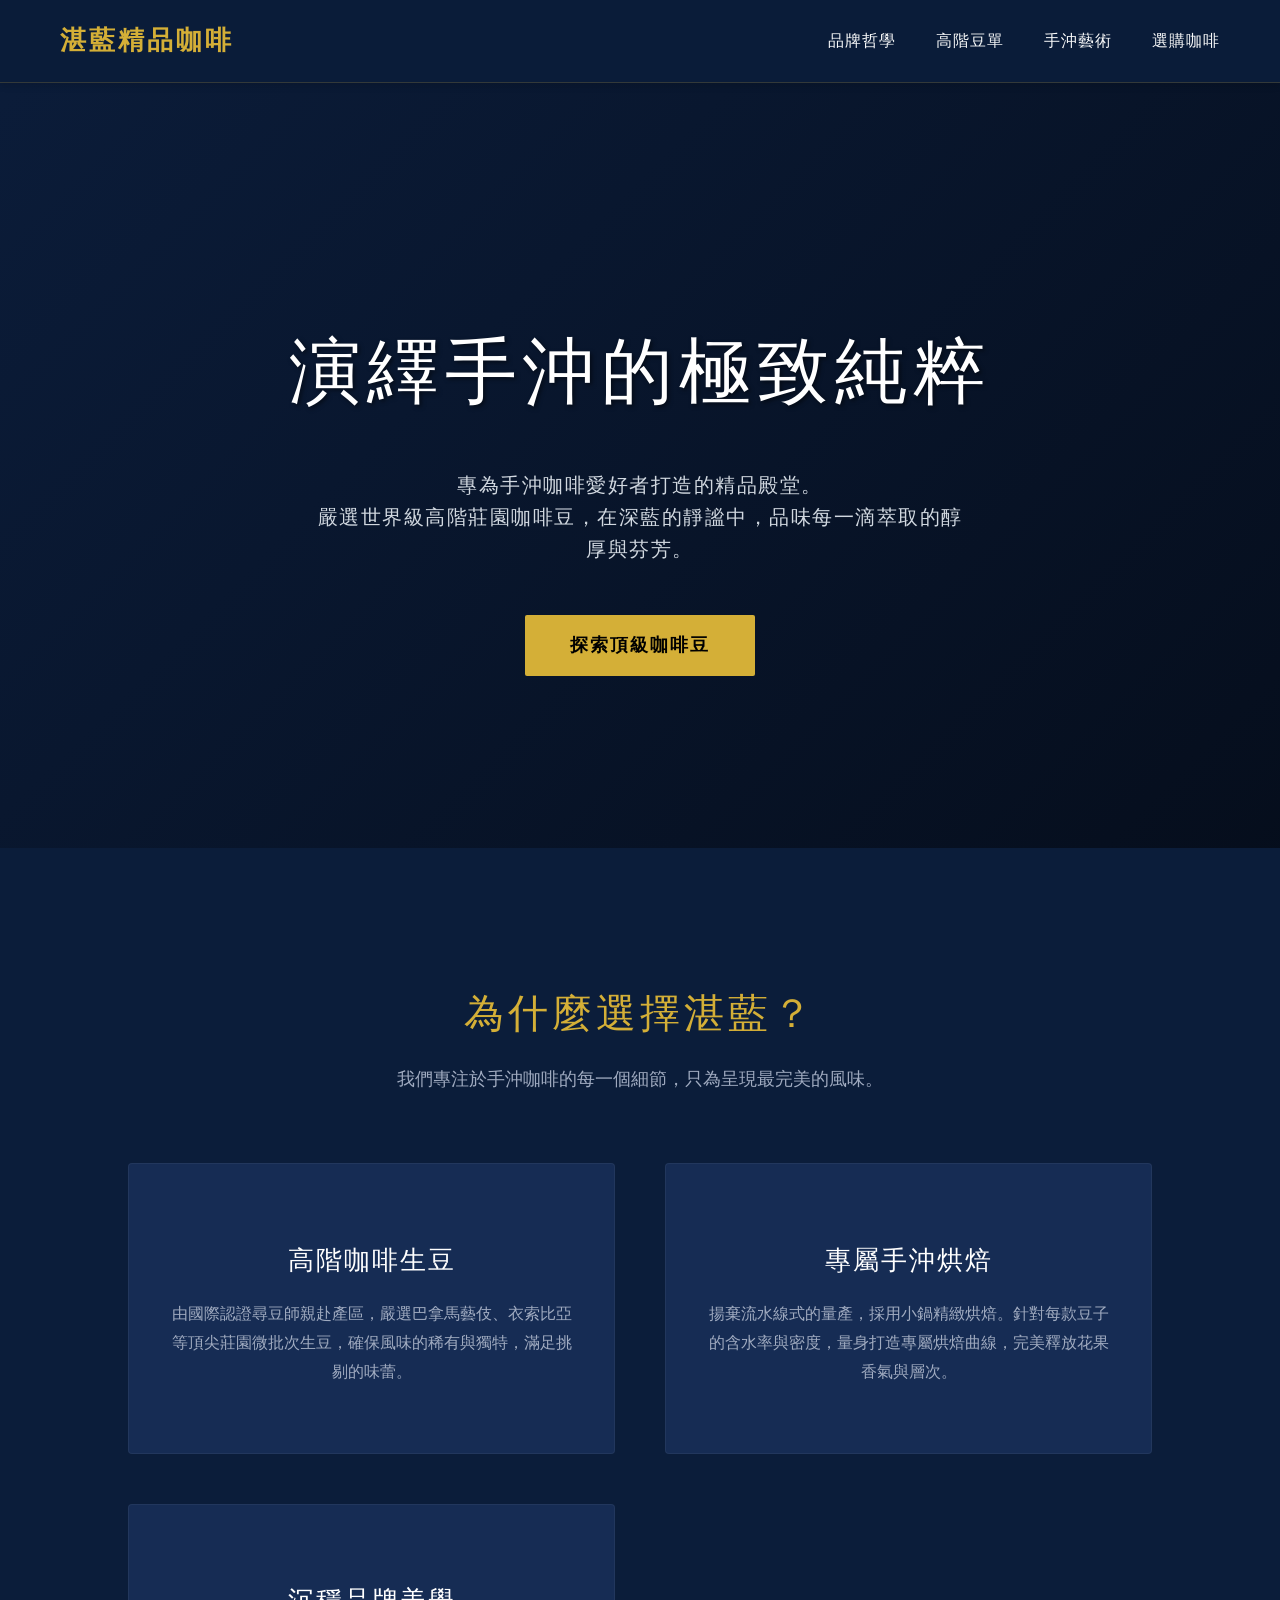
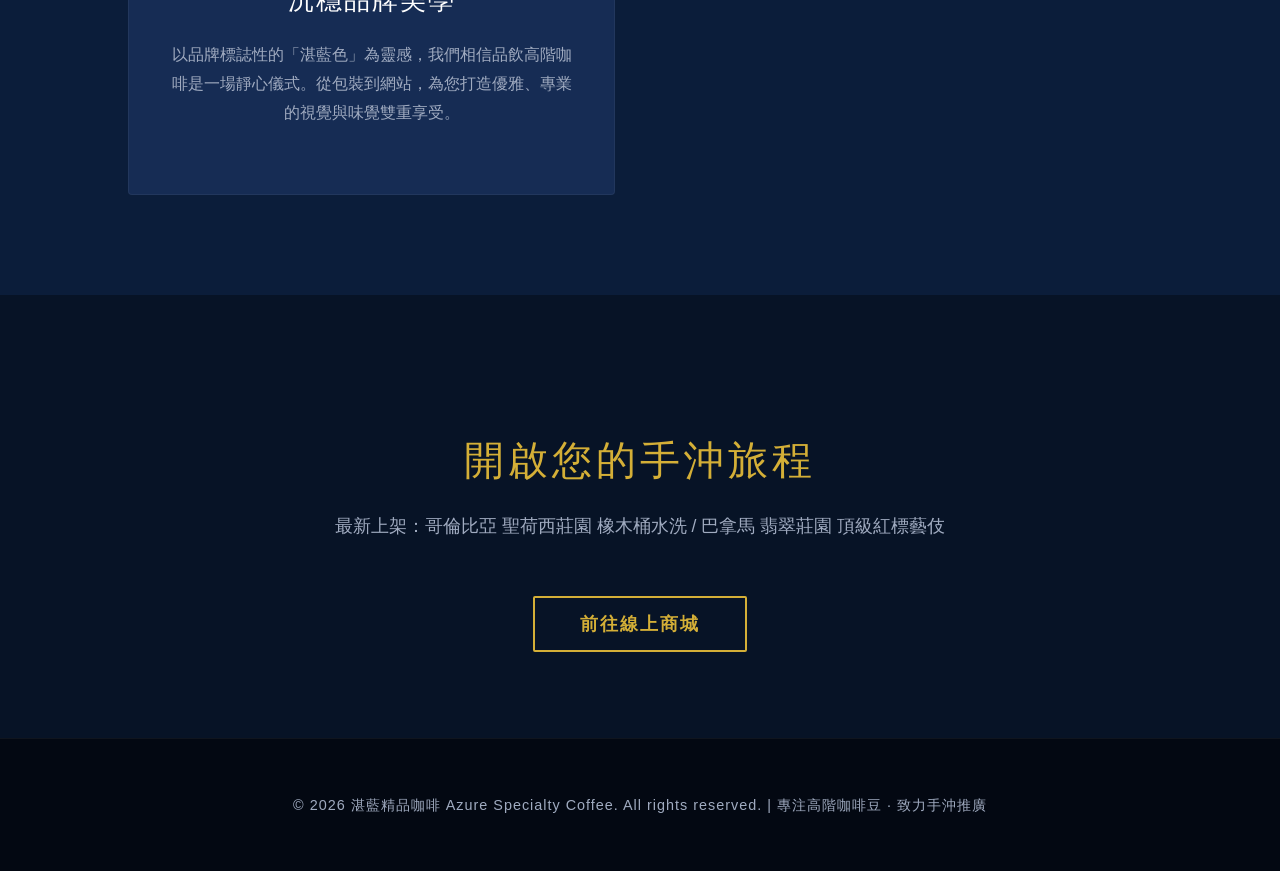
<file: w1/index.html>
<!DOCTYPE html>
<html lang="zh-TW">
<head>
    <meta charset="UTF-8">
    <meta name="viewport" content="width=device-width, initial-scale=1.0">
    <title>湛藍精品咖啡 | 頂級手沖咖啡</title>
    <style>
        :root {
            --primary-blue: #0b1d3a;
            --secondary-blue: #162c54;
            --accent-gold: #d4af37;
            --text-light: #f8f9fa;
            --text-dark: #a0abc0;
        }
        body {
            margin: 0;
            padding: 0;
            font-family: 'Helvetica Neue', Arial, 'Microsoft JhengHei', sans-serif;
            background-color: var(--primary-blue);
            color: var(--text-light);
            line-height: 1.6;
        }
        header {
            display: flex;
            justify-content: space-between;
            align-items: center;
            padding: 20px 60px;
            background-color: rgba(11, 29, 58, 0.98);
            position: sticky;
            top: 0;
            z-index: 1000;
            border-bottom: 1px solid rgba(212, 175, 55, 0.2);
            box-shadow: 0 4px 6px rgba(0,0,0,0.1);
        }
        .logo {
            font-size: 26px;
            font-weight: 700;
            color: var(--accent-gold);
            text-decoration: none;
            letter-spacing: 3px;
            display: flex;
            align-items: center;
            gap: 10px;
        }
        nav {
            display: flex;
            gap: 40px;
        }
        nav a {
            color: var(--text-light);
            text-decoration: none;
            font-size: 16px;
            letter-spacing: 1px;
            transition: color 0.3s ease;
        }
        nav a:hover {
            color: var(--accent-gold);
        }
        .hero {
            height: 85vh;
            display: flex;
            flex-direction: column;
            justify-content: center;
            align-items: center;
            text-align: center;
            background: linear-gradient(135deg, rgba(11,29,58,0.9) 0%, rgba(5,13,26,0.9) 100%), 
                        url('https://images.unsplash.com/photo-1497935586351-b67a49e012bf?ixlib=rb-1.2.1&auto=format&fit=crop&w=1920&q=80') no-repeat center center/cover;
            background-blend-mode: overlay;
            padding: 0 20px;
        }
        .hero h1 {
            font-size: 4.5rem;
            margin-bottom: 20px;
            letter-spacing: 6px;
            color: #ffffff;
            font-weight: 300;
            text-shadow: 2px 2px 4px rgba(0,0,0,0.5);
        }
        .hero p {
            font-size: 1.25rem;
            max-width: 650px;
            color: #d1d8e0;
            margin-bottom: 50px;
            letter-spacing: 1.5px;
        }
        .btn {
            padding: 16px 45px;
            background-color: var(--accent-gold);
            color: #000;
            text-decoration: none;
            font-size: 1.1rem;
            font-weight: bold;
            border-radius: 2px;
            transition: all 0.3s ease;
            letter-spacing: 2px;
        }
        .btn:hover {
            background-color: #fce28b;
            transform: translateY(-3px);
            box-shadow: 0 10px 20px rgba(0,0,0,0.2);
        }
        .section {
            padding: 100px 10%;
        }
        .section-title {
            text-align: center;
            font-size: 2.5rem;
            color: var(--accent-gold);
            margin-bottom: 20px;
            font-weight: 300;
            letter-spacing: 4px;
        }
        .section-subtitle {
            text-align: center;
            color: var(--text-dark);
            margin-bottom: 70px;
            font-size: 1.1rem;
        }
        .features {
            display: grid;
            grid-template-columns: repeat(auto-fit, minmax(320px, 1fr));
            gap: 50px;
        }
        .feature-card {
            background-color: var(--secondary-blue);
            padding: 50px 40px;
            border-radius: 4px;
            text-align: center;
            border: 1px solid rgba(255,255,255,0.05);
            transition: all 0.4s ease;
            position: relative;
            overflow: hidden;
        }
        .feature-card::before {
            content: '';
            position: absolute;
            top: 0; left: 0; width: 100%; height: 3px;
            background-color: var(--accent-gold);
            transform: scaleX(0);
            transition: transform 0.4s ease;
        }
        .feature-card:hover::before {
            transform: scaleX(1);
        }
        .feature-card:hover {
            transform: translateY(-10px);
            box-shadow: 0 15px 30px rgba(0,0,0,0.3);
            border-color: rgba(212, 175, 55, 0.3);
        }
        .feature-card h3 {
            font-size: 1.6rem;
            margin-bottom: 20px;
            color: #fff;
            font-weight: 400;
            letter-spacing: 2px;
        }
        .feature-card p {
            color: var(--text-dark);
            font-size: 1rem;
            line-height: 1.8;
        }
        .shop-section {
            background-color: #071326;
            text-align: center;
        }
        footer {
            text-align: center;
            padding: 40px;
            background-color: #030812;
            color: var(--text-dark);
            font-size: 0.9rem;
            border-top: 1px solid rgba(255,255,255,0.05);
            letter-spacing: 1px;
        }
    </style>
</head>
<body>
    <header>
        <a href="#" class="logo">湛藍精品咖啡</a>
        <nav>
            <a href="#about">品牌哲學</a>
            <a href="#beans">高階豆單</a>
            <a href="#brew">手沖藝術</a>
            <a href="#shop">選購咖啡</a>
        </nav>
    </header>

    <section class="hero">
        <h1>演繹手沖的極致純粹</h1>
        <p>專為手沖咖啡愛好者打造的精品殿堂。<br>嚴選世界級高階莊園咖啡豆，在深藍的靜謐中，品味每一滴萃取的醇厚與芬芳。</p>
        <a href="#shop" class="btn">探索頂級咖啡豆</a>
    </section>

    <section id="about" class="section">
        <h2 class="section-title">為什麼選擇湛藍？</h2>
        <p class="section-subtitle">我們專注於手沖咖啡的每一個細節，只為呈現最完美的風味。</p>
        
        <div class="features">
            <div class="feature-card">
                <h3>高階咖啡生豆</h3>
                <p>由國際認證尋豆師親赴產區，嚴選巴拿馬藝伎、衣索比亞等頂尖莊園微批次生豆，確保風味的稀有與獨特，滿足挑剔的味蕾。</p>
            </div>
            <div class="feature-card">
                <h3>專屬手沖烘焙</h3>
                <p>揚棄流水線式的量產，採用小鍋精緻烘焙。針對每款豆子的含水率與密度，量身打造專屬烘焙曲線，完美釋放花果香氣與層次。</p>
            </div>
            <div class="feature-card">
                <h3>沉穩品牌美學</h3>
                <p>以品牌標誌性的「湛藍色」為靈感，我們相信品飲高階咖啡是一場靜心儀式。從包裝到網站，為您打造優雅、專業的視覺與味覺雙重享受。</p>
            </div>
        </div>
    </section>

    <section id="shop" class="section shop-section">
        <h2 class="section-title">開啟您的手沖旅程</h2>
        <p class="section-subtitle">最新上架：哥倫比亞 聖荷西莊園 橡木桶水洗 / 巴拿馬 翡翠莊園 頂級紅標藝伎</p>
        <a href="#" class="btn" style="background-color: transparent; border: 2px solid var(--accent-gold); color: var(--accent-gold);">前往線上商城</a>
    </section>

    <footer>
        <p>&copy; 2026 湛藍精品咖啡 Azure Specialty Coffee. All rights reserved. | 專注高階咖啡豆 · 致力手沖推廣</p>
    </footer>
</body>
</html>
</file>
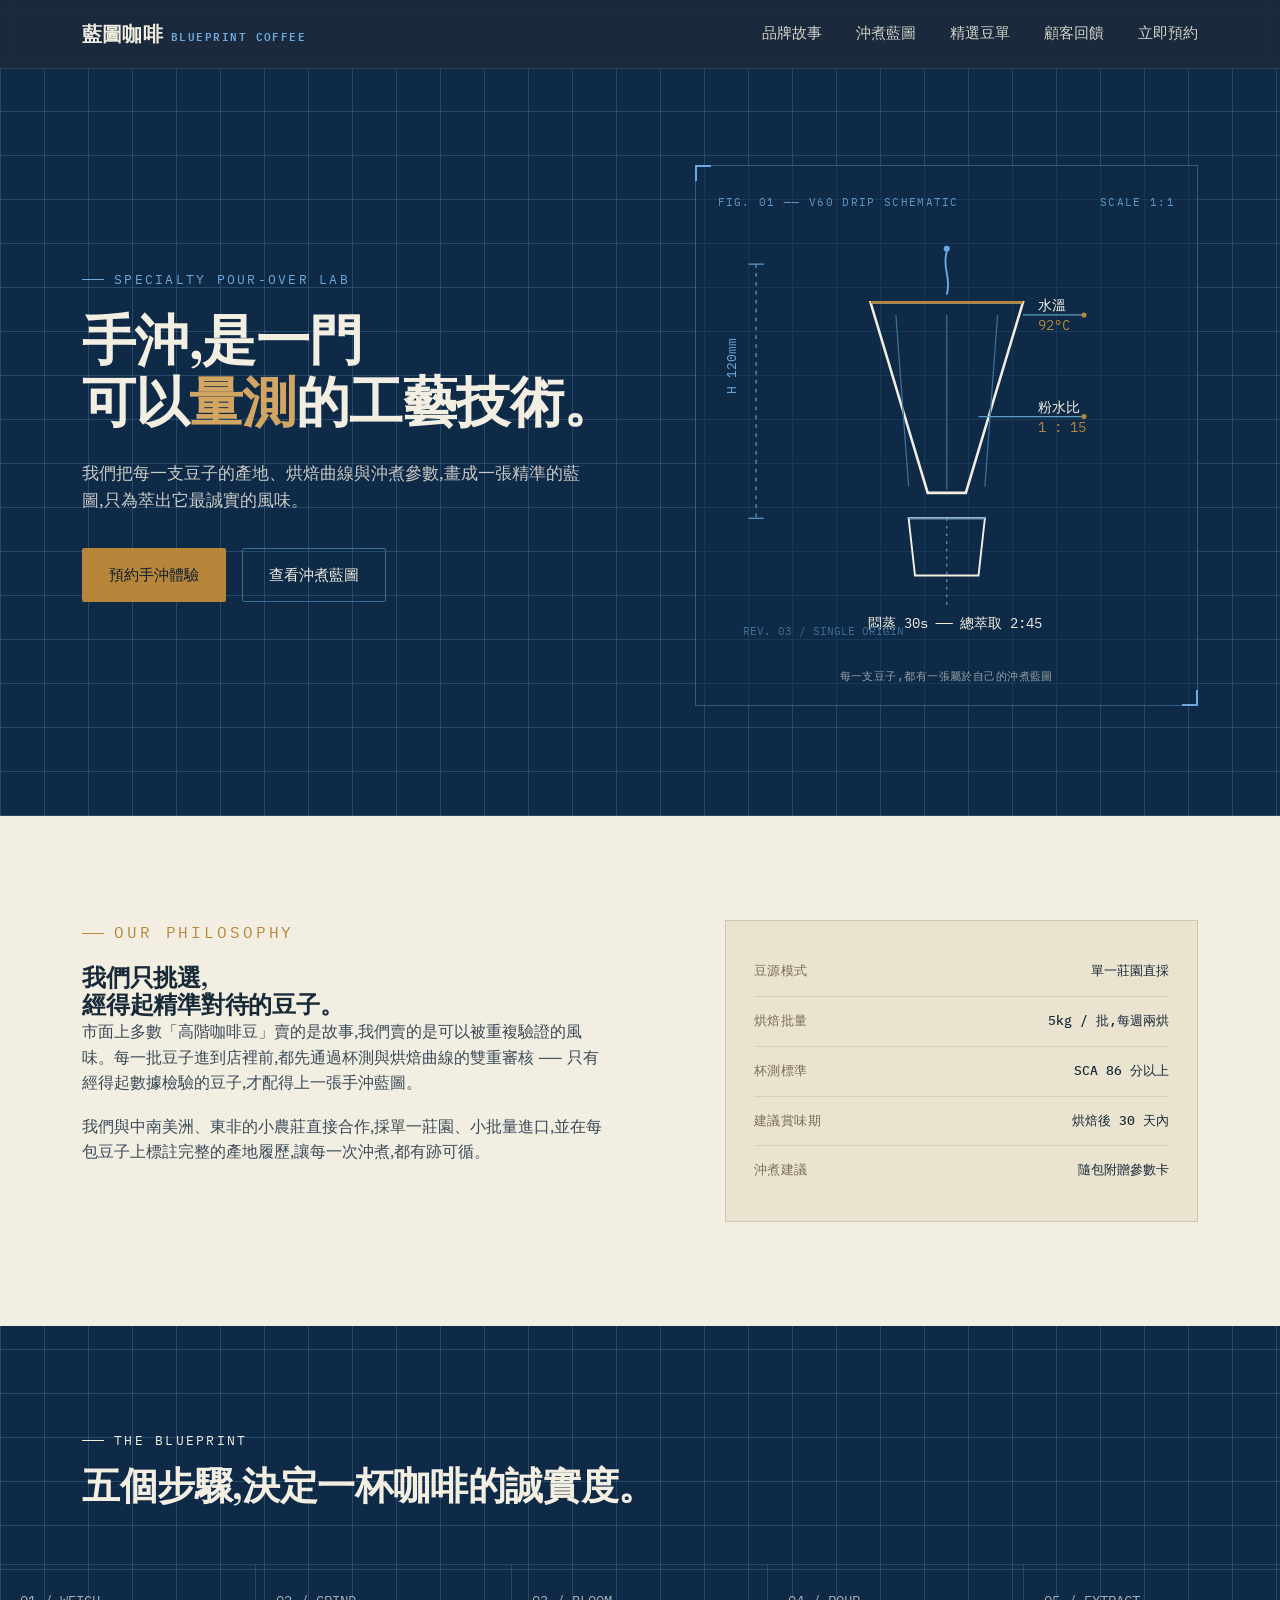
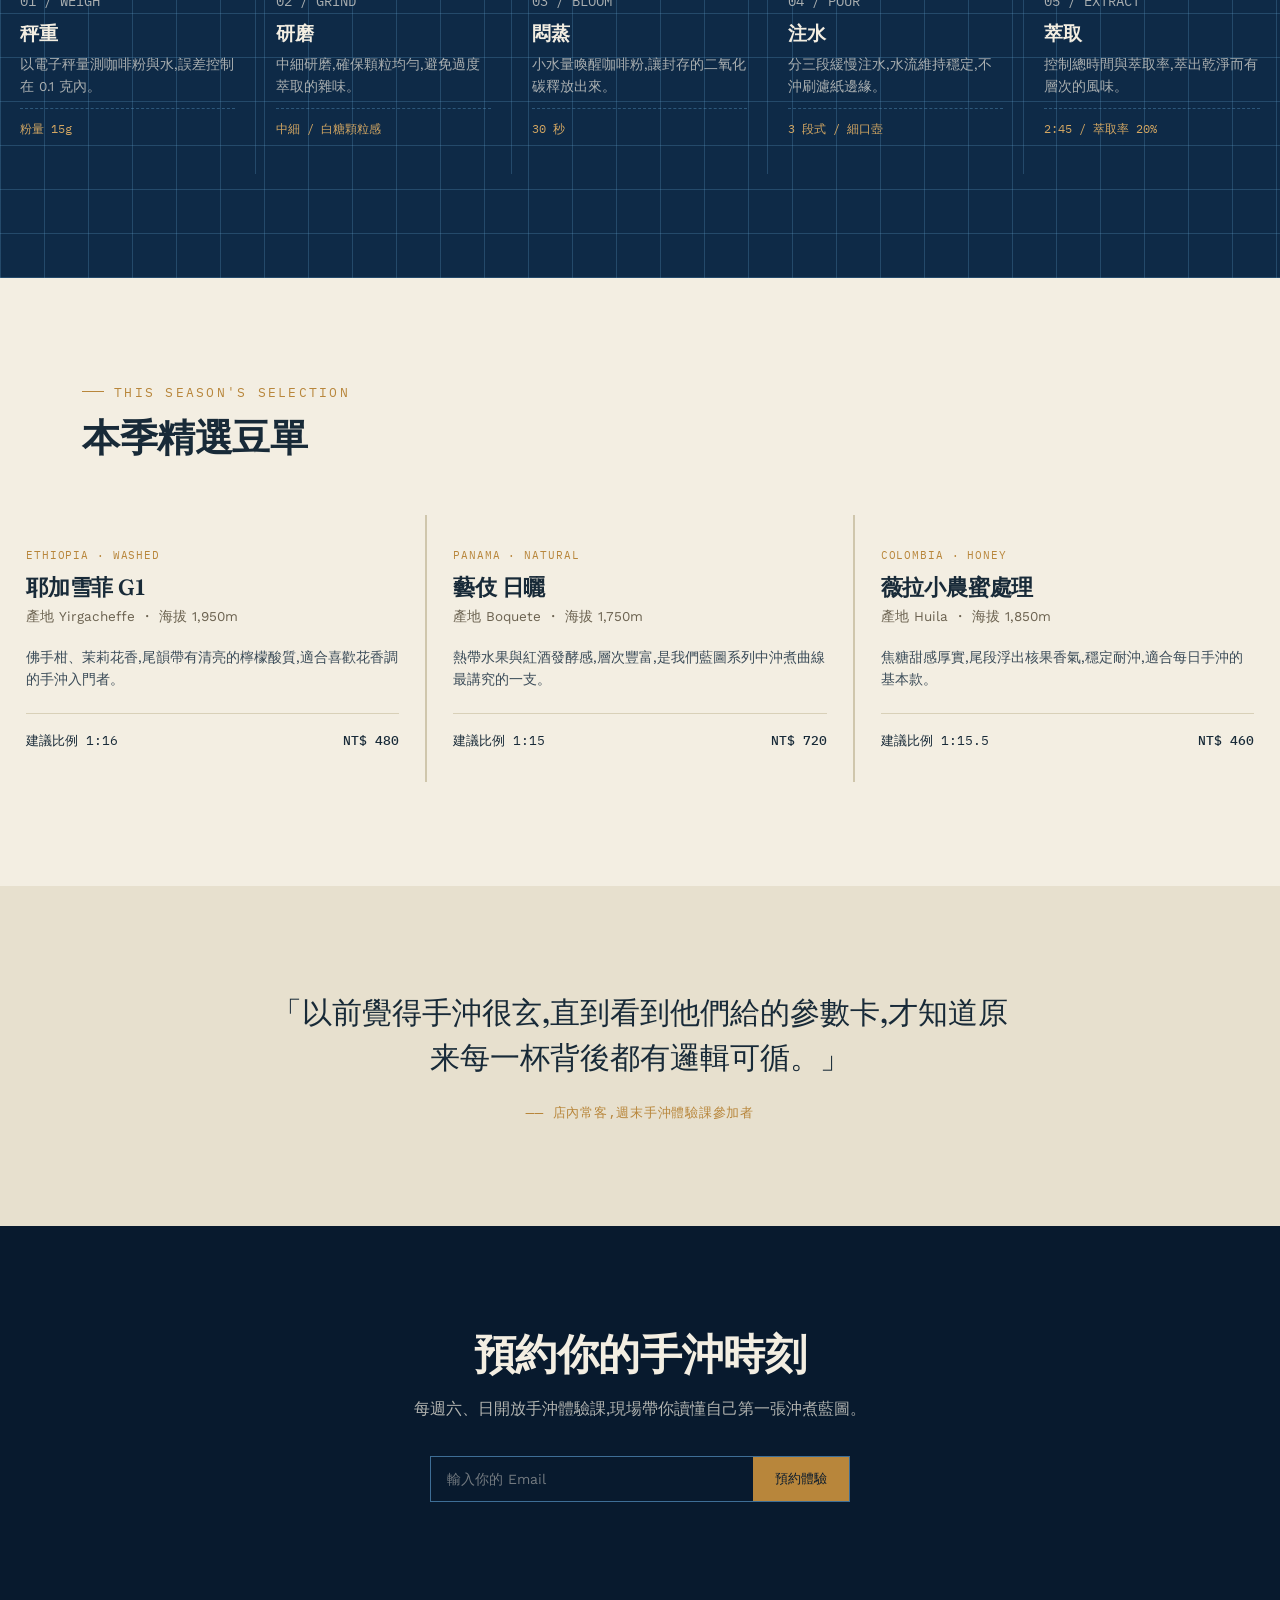
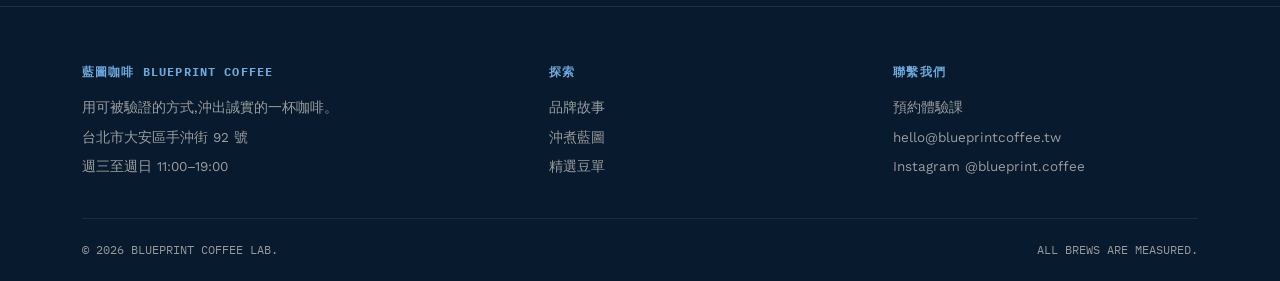
<file: week3/index.html>
<!DOCTYPE html>
<html lang="zh-Hant">
<head>
<meta charset="UTF-8">
<meta name="viewport" content="width=device-width, initial-scale=1.0">
<title>藍圖咖啡 Blueprint Coffee ── 精準手沖,誠實風味</title>
<link rel="preconnect" href="https://fonts.googleapis.com">
<link rel="preconnect" href="https://fonts.gstatic.com" crossorigin>
<link href="https://fonts.googleapis.com/css2?family=Fraunces:opsz,wght@9..144,400;9..144,500;9..144,600;9..144,700&family=Work+Sans:wght@300;400;500;600&family=IBM+Plex+Mono:wght@400;500&display=swap" rel="stylesheet">
<style>
  :root{
    --ink-black:#081A2E;
    --blueprint:#0E2A47;
    --blueprint-line:#3E6E96;
    --blueprint-line-soft:rgba(94,155,197,0.28);
    --paper:#F3EEE2;
    --paper-dim:#E7E0CE;
    --brass:#B8863B;
    --brass-light:#D2A662;
    --sky:#6FA8DC;
    --ink-on-paper:#182A38;
    --max-w:1180px;
  }

  *{margin:0;padding:0;box-sizing:border-box;}
  html{scroll-behavior:smooth;}
  body{
    font-family:'Work Sans', sans-serif;
    background:var(--paper);
    color:var(--ink-on-paper);
    line-height:1.6;
    -webkit-font-smoothing:antialiased;
  }
  a{color:inherit;text-decoration:none;}
  img,svg{display:block;max-width:100%;}
  .container{max-width:var(--max-w);margin:0 auto;padding:0 32px;}
  .eyebrow{
    font-family:'IBM Plex Mono', monospace;
    font-size:12.5px;
    letter-spacing:0.18em;
    text-transform:uppercase;
    display:flex;
    align-items:center;
    gap:10px;
  }
  .eyebrow::before{
    content:"";
    width:22px;height:1px;
    background:currentColor;
    display:inline-block;
  }
  h1,h2,h3{
    font-family:'Fraunces', serif;
    font-weight:600;
    line-height:1.15;
    letter-spacing:-0.01em;
  }
  .btn{
    display:inline-flex;
    align-items:center;
    gap:10px;
    padding:14px 26px;
    border-radius:2px;
    font-family:'Work Sans', sans-serif;
    font-size:15px;
    font-weight:500;
    border:1px solid transparent;
    cursor:pointer;
    transition:transform .25s ease, background .25s ease, border-color .25s ease, color .25s ease;
  }
  .btn:focus-visible{outline:2px solid var(--sky);outline-offset:3px;}
  .btn-primary{background:var(--brass);color:var(--ink-black);}
  .btn-primary:hover{background:var(--brass-light);transform:translateY(-1px);}
  .btn-ghost{border-color:var(--blueprint-line);color:var(--paper);}
  .btn-ghost:hover{border-color:var(--sky);color:var(--sky);}
  .btn-ghost.on-paper{border-color:var(--ink-on-paper);color:var(--ink-on-paper);}
  .btn-ghost.on-paper:hover{border-color:var(--brass);color:var(--brass);}

  /* ---------- NAV ---------- */
  header{
    position:sticky;top:0;z-index:50;
    background:rgba(8,26,46,0.92);
    backdrop-filter:blur(6px);
    border-bottom:1px solid rgba(94,155,197,0.2);
  }
  nav{
    max-width:var(--max-w);margin:0 auto;padding:18px 32px;
    display:flex;align-items:center;justify-content:space-between;
    color:var(--paper);
  }
  .logo{
    font-family:'Fraunces', serif;
    font-size:20px;font-weight:600;letter-spacing:0.01em;
    color:var(--paper);display:flex;align-items:baseline;gap:8px;
  }
  .logo span{
    font-family:'IBM Plex Mono', monospace;
    font-size:10.5px;letter-spacing:0.14em;color:var(--sky);
  }
  .nav-links{display:flex;gap:34px;font-size:14.5px;}
  .nav-links a{opacity:0.85;transition:opacity .2s;}
  .nav-links a:hover{opacity:1;color:var(--sky);}
  .nav-toggle{display:none;background:none;border:none;color:var(--paper);font-size:24px;cursor:pointer;}

  @media (max-width:860px){
    .nav-links{
      position:absolute;top:100%;left:0;right:0;
      background:var(--ink-black);
      flex-direction:column;gap:0;
      max-height:0;overflow:hidden;
      transition:max-height .3s ease;
    }
    .nav-links.open{max-height:320px;}
    .nav-links a{padding:16px 32px;border-top:1px solid rgba(94,155,197,0.15);}
    .nav-toggle{display:block;}
  }

  /* ---------- HERO ---------- */
  .hero{
    background:
      repeating-linear-gradient(0deg, var(--blueprint-line-soft) 0, var(--blueprint-line-soft) 1px, transparent 1px, transparent 44px),
      repeating-linear-gradient(90deg, var(--blueprint-line-soft) 0, var(--blueprint-line-soft) 1px, transparent 1px, transparent 44px),
      var(--blueprint);
    color:var(--paper);
    padding:96px 0 110px;
    position:relative;
    overflow:hidden;
  }
  .hero-grid{
    max-width:var(--max-w);margin:0 auto;padding:0 32px;
    display:grid;grid-template-columns:1.05fr 0.95fr;gap:56px;align-items:center;
  }
  .hero h1{font-size:clamp(34px,4.6vw,54px);margin:20px 0 26px;color:var(--paper);}
  .hero h1 em{font-style:normal;color:var(--brass-light);}
  .hero p.lede{font-size:17px;max-width:46ch;color:rgba(243,238,226,0.82);margin-bottom:34px;}
  .hero-cta{display:flex;gap:16px;flex-wrap:wrap;}
  .hero-eyebrow{color:var(--sky);margin-bottom:6px;}

  .blueprint-plate{
    position:relative;
    border:1px solid rgba(94,155,197,0.45);
    background:rgba(15,42,71,0.55);
    padding:28px 22px 20px;
  }
  .blueprint-plate::before,.blueprint-plate::after,
  .plate-corner-tl,.plate-corner-br{
    content:"";position:absolute;width:14px;height:14px;
    border-color:var(--sky);
  }
  .blueprint-plate::before{top:-1px;left:-1px;border-top:2px solid var(--sky);border-left:2px solid var(--sky);}
  .blueprint-plate::after{bottom:-1px;right:-1px;border-bottom:2px solid var(--sky);border-right:2px solid var(--sky);}
  .plate-label{
    font-family:'IBM Plex Mono', monospace;font-size:11px;letter-spacing:0.12em;
    color:var(--sky);display:flex;justify-content:space-between;margin-bottom:14px;opacity:0.85;
  }
  .plate-caption{
    font-family:'IBM Plex Mono', monospace;font-size:11px;color:rgba(243,238,226,0.6);
    text-align:center;margin-top:10px;letter-spacing:0.04em;
  }

  @media (max-width:900px){
    .hero-grid{grid-template-columns:1fr;}
    .hero{padding:64px 0 76px;}
  }

  /* ---------- SECTION SHARED ---------- */
  section{padding:104px 0;}
  .section-head{max-width:640px;margin-bottom:56px;}
  .section-head h2{font-size:clamp(26px,3.2vw,38px);margin-top:14px;}
  .on-dark{background:var(--ink-black);color:var(--paper);}
  .on-dark .eyebrow{color:var(--sky);}
  .on-paper .eyebrow{color:var(--brass);}

  /* ---------- ABOUT / SPEC SHEET ---------- */
  .about-grid{display:grid;grid-template-columns:1.1fr 0.9fr;gap:64px;align-items:start;}
  .about-grid p{font-size:16px;color:#3a4b58;max-width:52ch;margin-bottom:18px;}
  .spec-sheet{border:1px solid #cfc6ac;background:#EAE3D0;padding:26px 28px;}
  .spec-row{
    display:flex;justify-content:space-between;gap:20px;
    padding:14px 0;border-bottom:1px solid #d8d0b8;
    font-family:'IBM Plex Mono', monospace;font-size:13px;
  }
  .spec-row:last-child{border-bottom:none;}
  .spec-row dt{color:#7a6f52;letter-spacing:0.04em;}
  .spec-row dd{font-weight:500;color:var(--ink-on-paper);text-align:right;}

  @media (max-width:860px){ .about-grid{grid-template-columns:1fr;} }

  /* ---------- PROCESS BLUEPRINT ---------- */
  .process{
    background:
      repeating-linear-gradient(0deg, var(--blueprint-line-soft) 0, var(--blueprint-line-soft) 1px, transparent 1px, transparent 44px),
      repeating-linear-gradient(90deg, var(--blueprint-line-soft) 0, var(--blueprint-line-soft) 1px, transparent 1px, transparent 44px),
      var(--blueprint);
    color:var(--paper);
  }
  .steps{
    display:grid;grid-template-columns:repeat(5,1fr);gap:0;
    border-top:1px solid var(--blueprint-line-soft);
  }
  .step{
    padding:26px 20px;border-right:1px solid var(--blueprint-line-soft);position:relative;
  }
  .step:last-child{border-right:none;}
  .step-index{font-family:'IBM Plex Mono', monospace;font-size:12px;color:var(--sky);margin-bottom:14px;}
  .step h3{font-size:19px;color:var(--paper);margin-bottom:10px;font-weight:600;}
  .step p{font-size:13.5px;color:rgba(243,238,226,0.68);margin-bottom:10px;}
  .step .metric{
    font-family:'IBM Plex Mono', monospace;font-size:12px;color:var(--brass-light);
    border-top:1px dashed rgba(94,155,197,0.4);padding-top:10px;
  }
  @media (max-width:960px){
    .steps{grid-template-columns:1fr 1fr;}
    .step{border-right:1px solid var(--blueprint-line-soft);border-bottom:1px solid var(--blueprint-line-soft);}
    .step:nth-child(2n){border-right:none;}
  }
  @media (max-width:560px){
    .steps{grid-template-columns:1fr;}
    .step{border-right:none;}
  }

  /* ---------- BEANS ---------- */
  .bean-grid{display:grid;grid-template-columns:repeat(3,1fr);gap:2px;background:#cfc6ac;}
  .bean-card{
    background:var(--paper);padding:32px 26px;position:relative;
    display:flex;flex-direction:column;height:100%;
  }
  .bean-tag{
    font-family:'IBM Plex Mono', monospace;font-size:11px;color:var(--brass);
    letter-spacing:0.08em;margin-bottom:10px;
  }
  .bean-card h3{font-size:22px;margin-bottom:6px;}
  .bean-origin{font-size:13.5px;color:#6b6250;margin-bottom:18px;}
  .bean-notes{font-size:14px;color:#3a4b58;margin-bottom:22px;flex-grow:1;}
  .bean-meta{
    display:flex;justify-content:space-between;align-items:center;
    border-top:1px solid #d8d0b8;padding-top:16px;
    font-family:'IBM Plex Mono', monospace;font-size:12.5px;
  }
  .bean-price{color:var(--ink-on-paper);font-weight:500;}
  @media (max-width:900px){ .bean-grid{grid-template-columns:1fr 1fr;} }
  @media (max-width:600px){ .bean-grid{grid-template-columns:1fr;} }

  /* ---------- QUOTE ---------- */
  .quote-section{background:var(--paper-dim);}
  .quote-wrap{max-width:760px;margin:0 auto;text-align:center;}
  blockquote{
    font-family:'Fraunces', serif;font-size:clamp(22px,2.6vw,30px);
    font-weight:500;line-height:1.5;color:var(--ink-on-paper);margin-bottom:22px;
  }
  .quote-attr{font-family:'IBM Plex Mono', monospace;font-size:12.5px;color:var(--brass);letter-spacing:0.06em;}

  /* ---------- CTA / FOOTER ---------- */
  .cta-section{background:var(--ink-black);color:var(--paper);text-align:center;}
  .cta-section h2{font-size:clamp(28px,3.6vw,42px);margin-bottom:18px;}
  .cta-section p{color:rgba(243,238,226,0.72);max-width:48ch;margin:0 auto 34px;}
  .cta-form{
    display:flex;max-width:420px;margin:0 auto;gap:0;border:1px solid var(--blueprint-line);
  }
  .cta-form input{
    flex:1;background:transparent;border:none;padding:14px 16px;
    color:var(--paper);font-family:'Work Sans', sans-serif;font-size:14px;
  }
  .cta-form input::placeholder{color:rgba(243,238,226,0.45);}
  .cta-form input:focus{outline:none;}
  .cta-form button{
    background:var(--brass);color:var(--ink-black);border:none;
    padding:0 22px;font-weight:500;cursor:pointer;font-family:'Work Sans', sans-serif;
    transition:background .2s;
  }
  .cta-form button:hover{background:var(--brass-light);}

  footer{background:var(--ink-black);border-top:1px solid rgba(94,155,197,0.18);color:rgba(243,238,226,0.6);}
  .footer-grid{
    display:grid;grid-template-columns:1.4fr 1fr 1fr;gap:40px;padding:56px 0 32px;
    font-size:13.5px;
  }
  .footer-grid h4{
    font-family:'IBM Plex Mono', monospace;font-size:11.5px;letter-spacing:0.1em;
    color:var(--sky);margin-bottom:16px;text-transform:uppercase;
  }
  .footer-grid p, .footer-grid a{display:block;margin-bottom:8px;color:rgba(243,238,226,0.62);}
  .footer-grid a:hover{color:var(--paper);}
  .footer-bottom{
    border-top:1px solid rgba(94,155,197,0.15);padding:22px 0;
    font-family:'IBM Plex Mono', monospace;font-size:11.5px;
    display:flex;justify-content:space-between;flex-wrap:wrap;gap:10px;
  }
  @media (max-width:700px){ .footer-grid{grid-template-columns:1fr;} }

  /* ---------- REVEAL ---------- */
  .reveal{opacity:0;transform:translateY(18px);transition:opacity .7s ease, transform .7s ease;}
  .reveal.in{opacity:1;transform:translateY(0);}
  @media (prefers-reduced-motion: reduce){
    .reveal{opacity:1;transform:none;transition:none;}
    html{scroll-behavior:auto;}
  }
</style>
</head>
<body>

<header>
  <nav>
    <a href="#top" class="logo">藍圖咖啡<span>BLUEPRINT COFFEE</span></a>
    <button class="nav-toggle" id="navToggle" aria-label="開啟選單" aria-expanded="false">☰</button>
    <div class="nav-links" id="navLinks">
      <a href="#about">品牌故事</a>
      <a href="#process">沖煮藍圖</a>
      <a href="#beans">精選豆單</a>
      <a href="#quote">顧客回饋</a>
      <a href="#cta">立即預約</a>
    </div>
  </nav>
</header>

<section class="hero" id="top">
  <div class="hero-grid">
    <div>
      <p class="eyebrow hero-eyebrow">SPECIALTY POUR-OVER LAB</p>
      <h1>手沖,是一門<br>可以<em>量測</em>的工藝技術。</h1>
      <p class="lede">我們把每一支豆子的產地、烘焙曲線與沖煮參數,畫成一張精準的藍圖,只為萃出它最誠實的風味。</p>
      <div class="hero-cta">
        <a href="#cta" class="btn btn-primary">預約手沖體驗</a>
        <a href="#process" class="btn btn-ghost">查看沖煮藍圖</a>
      </div>
    </div>

    <div class="blueprint-plate reveal">
      <div class="plate-label"><span>FIG. 01 ── V60 DRIP SCHEMATIC</span><span>SCALE 1:1</span></div>
      <svg viewBox="0 0 360 340" xmlns="http://www.w3.org/2000/svg" role="img" aria-label="V60 手沖濾杯示意圖,標註水溫、粉水比、悶蒸與總萃取時間">
        <!-- dimension lines -->
        <line x1="30" y1="30" x2="30" y2="230" stroke="#5E9BC5" stroke-width="1" stroke-dasharray="3 4"/>
        <line x1="24" y1="30" x2="36" y2="30" stroke="#5E9BC5" stroke-width="1"/>
        <line x1="24" y1="230" x2="36" y2="230" stroke="#5E9BC5" stroke-width="1"/>
        <text x="14" y="132" fill="#6FA8DC" font-size="10" font-family="IBM Plex Mono, monospace" transform="rotate(-90 14 132)">H 120mm</text>

        <!-- dripper cone -->
        <path d="M120 60 L240 60 L195 210 L165 210 Z" fill="none" stroke="#F3EEE2" stroke-width="2"/>
        <path d="M120 60 L240 60" stroke="#B8863B" stroke-width="2"/>
        <!-- ribs -->
        <line x1="140" y1="70" x2="150" y2="205" stroke="#3E6E96" stroke-width="1"/>
        <line x1="180" y1="70" x2="180" y2="207" stroke="#3E6E96" stroke-width="1"/>
        <line x1="220" y1="70" x2="210" y2="205" stroke="#3E6E96" stroke-width="1"/>

        <!-- server -->
        <path d="M150 230 L210 230 L205 275 L155 275 Z" fill="none" stroke="#F3EEE2" stroke-width="1.5"/>
        <line x1="150" y1="230" x2="210" y2="230" stroke="#5E9BC5" stroke-width="1"/>

        <!-- pour line + droplets -->
        <path d="M180 20 C176 34, 184 40, 180 54" stroke="#6FA8DC" stroke-width="1.5" fill="none"/>
        <circle cx="180" cy="18" r="2.4" fill="#6FA8DC"/>

        <!-- annotation callouts -->
        <line x1="240" y1="70" x2="288" y2="70" stroke="#5E9BC5" stroke-width="1"/>
        <circle cx="288" cy="70" r="2" fill="#B8863B"/>
        <text x="252" y="66" fill="#F3EEE2" font-size="11" font-family="IBM Plex Mono, monospace">水溫</text>
        <text x="252" y="82" fill="#B8863B" font-size="11" font-family="IBM Plex Mono, monospace">92°C</text>

        <line x1="205" y1="150" x2="288" y2="150" stroke="#5E9BC5" stroke-width="1"/>
        <circle cx="288" cy="150" r="2" fill="#B8863B"/>
        <text x="252" y="146" fill="#F3EEE2" font-size="11" font-family="IBM Plex Mono, monospace">粉水比</text>
        <text x="252" y="162" fill="#B8863B" font-size="11" font-family="IBM Plex Mono, monospace">1 : 15</text>

        <line x1="180" y1="230" x2="180" y2="300" stroke="#5E9BC5" stroke-width="1" stroke-dasharray="2 4"/>
        <text x="118" y="316" fill="#F3EEE2" font-size="11" font-family="IBM Plex Mono, monospace">悶蒸 30s ── 總萃取 2:45</text>

        <!-- corner tick -->
        <text x="20" y="322" fill="#3E6E96" font-size="9" font-family="IBM Plex Mono, monospace">REV. 03 / SINGLE ORIGIN</text>
      </svg>
      <p class="plate-caption">每一支豆子,都有一張屬於自己的沖煮藍圖</p>
    </div>
  </div>
</section>

<section class="on-paper" id="about">
  <div class="container">
    <div class="about-grid">
      <div class="reveal">
        <p class="eyebrow">OUR PHILOSOPHY</p>
        <h2>我們只挑選,<br>經得起精準對待的豆子。</h2>
        <p>市面上多數「高階咖啡豆」賣的是故事,我們賣的是可以被重複驗證的風味。每一批豆子進到店裡前,都先通過杯測與烘焙曲線的雙重審核 ── 只有經得起數據檢驗的豆子,才配得上一張手沖藍圖。</p>
        <p>我們與中南美洲、東非的小農莊直接合作,採單一莊園、小批量進口,並在每包豆子上標註完整的產地履歷,讓每一次沖煮,都有跡可循。</p>
      </div>
      <dl class="spec-sheet reveal">
        <div class="spec-row"><dt>豆源模式</dt><dd>單一莊園直採</dd></div>
        <div class="spec-row"><dt>烘焙批量</dt><dd>5kg / 批,每週兩烘</dd></div>
        <div class="spec-row"><dt>杯測標準</dt><dd>SCA 86 分以上</dd></div>
        <div class="spec-row"><dt>建議賞味期</dt><dd>烘焙後 30 天內</dd></div>
        <div class="spec-row"><dt>沖煮建議</dt><dd>隨包附贈參數卡</dd></div>
      </dl>
    </div>
  </div>
</section>

<section class="process" id="process">
  <div class="container">
    <div class="section-head reveal">
      <p class="eyebrow">THE BLUEPRINT</p>
      <h2>五個步驟,決定一杯咖啡的誠實度。</h2>
    </div>
  </div>
  <div class="steps reveal">
    <div class="step">
      <p class="step-index">01 / WEIGH</p>
      <h3>秤重</h3>
      <p>以電子秤量測咖啡粉與水,誤差控制在 0.1 克內。</p>
      <p class="metric">粉量 15g</p>
    </div>
    <div class="step">
      <p class="step-index">02 / GRIND</p>
      <h3>研磨</h3>
      <p>中細研磨,確保顆粒均勻,避免過度萃取的雜味。</p>
      <p class="metric">中細 / 白糖顆粒感</p>
    </div>
    <div class="step">
      <p class="step-index">03 / BLOOM</p>
      <h3>悶蒸</h3>
      <p>小水量喚醒咖啡粉,讓封存的二氧化碳釋放出來。</p>
      <p class="metric">30 秒</p>
    </div>
    <div class="step">
      <p class="step-index">04 / POUR</p>
      <h3>注水</h3>
      <p>分三段緩慢注水,水流維持穩定,不沖刷濾紙邊緣。</p>
      <p class="metric">3 段式 / 細口壺</p>
    </div>
    <div class="step">
      <p class="step-index">05 / EXTRACT</p>
      <h3>萃取</h3>
      <p>控制總時間與萃取率,萃出乾淨而有層次的風味。</p>
      <p class="metric">2:45 / 萃取率 20%</p>
    </div>
  </div>
</section>

<section class="on-paper" id="beans">
  <div class="container">
    <div class="section-head reveal">
      <p class="eyebrow">THIS SEASON'S SELECTION</p>
      <h2>本季精選豆單</h2>
    </div>
  </div>
  <div class="bean-grid reveal">
    <div class="bean-card">
      <p class="bean-tag">ETHIOPIA · WASHED</p>
      <h3>耶加雪菲 G1</h3>
      <p class="bean-origin">產地 Yirgacheffe ・ 海拔 1,950m</p>
      <p class="bean-notes">佛手柑、茉莉花香,尾韻帶有清亮的檸檬酸質,適合喜歡花香調的手沖入門者。</p>
      <div class="bean-meta"><span>建議比例 1:16</span><span class="bean-price">NT$ 480</span></div>
    </div>
    <div class="bean-card">
      <p class="bean-tag">PANAMA · NATURAL</p>
      <h3>藝伎 日曬</h3>
      <p class="bean-origin">產地 Boquete ・ 海拔 1,750m</p>
      <p class="bean-notes">熱帶水果與紅酒發酵感,層次豐富,是我們藍圖系列中沖煮曲線最講究的一支。</p>
      <div class="bean-meta"><span>建議比例 1:15</span><span class="bean-price">NT$ 720</span></div>
    </div>
    <div class="bean-card">
      <p class="bean-tag">COLOMBIA · HONEY</p>
      <h3>薇拉小農蜜處理</h3>
      <p class="bean-origin">產地 Huila ・ 海拔 1,850m</p>
      <p class="bean-notes">焦糖甜感厚實,尾段浮出核果香氣,穩定耐沖,適合每日手沖的基本款。</p>
      <div class="bean-meta"><span>建議比例 1:15.5</span><span class="bean-price">NT$ 460</span></div>
    </div>
  </div>
</section>

<section class="quote-section" id="quote">
  <div class="container">
    <div class="quote-wrap reveal">
      <blockquote>「以前覺得手沖很玄,直到看到他們給的參數卡,才知道原来每一杯背後都有邏輯可循。」</blockquote>
      <p class="quote-attr">── 店內常客,週末手沖體驗課參加者</p>
    </div>
  </div>
</section>

<section class="cta-section" id="cta">
  <div class="container">
    <h2 class="reveal">預約你的手沖時刻</h2>
    <p class="reveal">每週六、日開放手沖體驗課,現場帶你讀懂自己第一張沖煮藍圖。</p>
    <form class="cta-form reveal" onsubmit="event.preventDefault(); this.querySelector('button').textContent='已收到,我們會盡快聯繫';">
      <input type="email" placeholder="輸入你的 Email" required aria-label="Email">
      <button type="submit">預約體驗</button>
    </form>
  </div>
</section>

<footer>
  <div class="container">
    <div class="footer-grid">
      <div>
        <h4>藍圖咖啡 BLUEPRINT COFFEE</h4>
        <p>用可被驗證的方式,沖出誠實的一杯咖啡。</p>
        <p>台北市大安區手沖街 92 號</p>
        <p>週三至週日 11:00–19:00</p>
      </div>
      <div>
        <h4>探索</h4>
        <a href="#about">品牌故事</a>
        <a href="#process">沖煮藍圖</a>
        <a href="#beans">精選豆單</a>
      </div>
      <div>
        <h4>聯繫我們</h4>
        <a href="#cta">預約體驗課</a>
        <a href="mailto:hello@blueprintcoffee.tw">hello@blueprintcoffee.tw</a>
        <a href="#top">Instagram @blueprint.coffee</a>
      </div>
    </div>
    <div class="footer-bottom">
      <span>© 2026 BLUEPRINT COFFEE LAB.</span>
      <span>ALL BREWS ARE MEASURED.</span>
    </div>
  </div>
</footer>

<script>
  // mobile nav toggle
  const navToggle = document.getElementById('navToggle');
  const navLinks = document.getElementById('navLinks');
  navToggle.addEventListener('click', () => {
    const isOpen = navLinks.classList.toggle('open');
    navToggle.setAttribute('aria-expanded', isOpen);
  });
  navLinks.querySelectorAll('a').forEach(a => a.addEventListener('click', () => {
    navLinks.classList.remove('open');
    navToggle.setAttribute('aria-expanded', 'false');
  }));

  // scroll reveal
  const prefersReduced = window.matchMedia('(prefers-reduced-motion: reduce)').matches;
  if (!prefersReduced && 'IntersectionObserver' in window) {
    const io = new IntersectionObserver((entries) => {
      entries.forEach(entry => {
        if (entry.isIntersecting) {
          entry.target.classList.add('in');
          io.unobserve(entry.target);
        }
      });
    }, { threshold: 0.15 });
    document.querySelectorAll('.reveal').forEach(el => io.observe(el));
  } else {
    document.querySelectorAll('.reveal').forEach(el => el.classList.add('in'));
  }
</script>

</body>
</html>
</file>
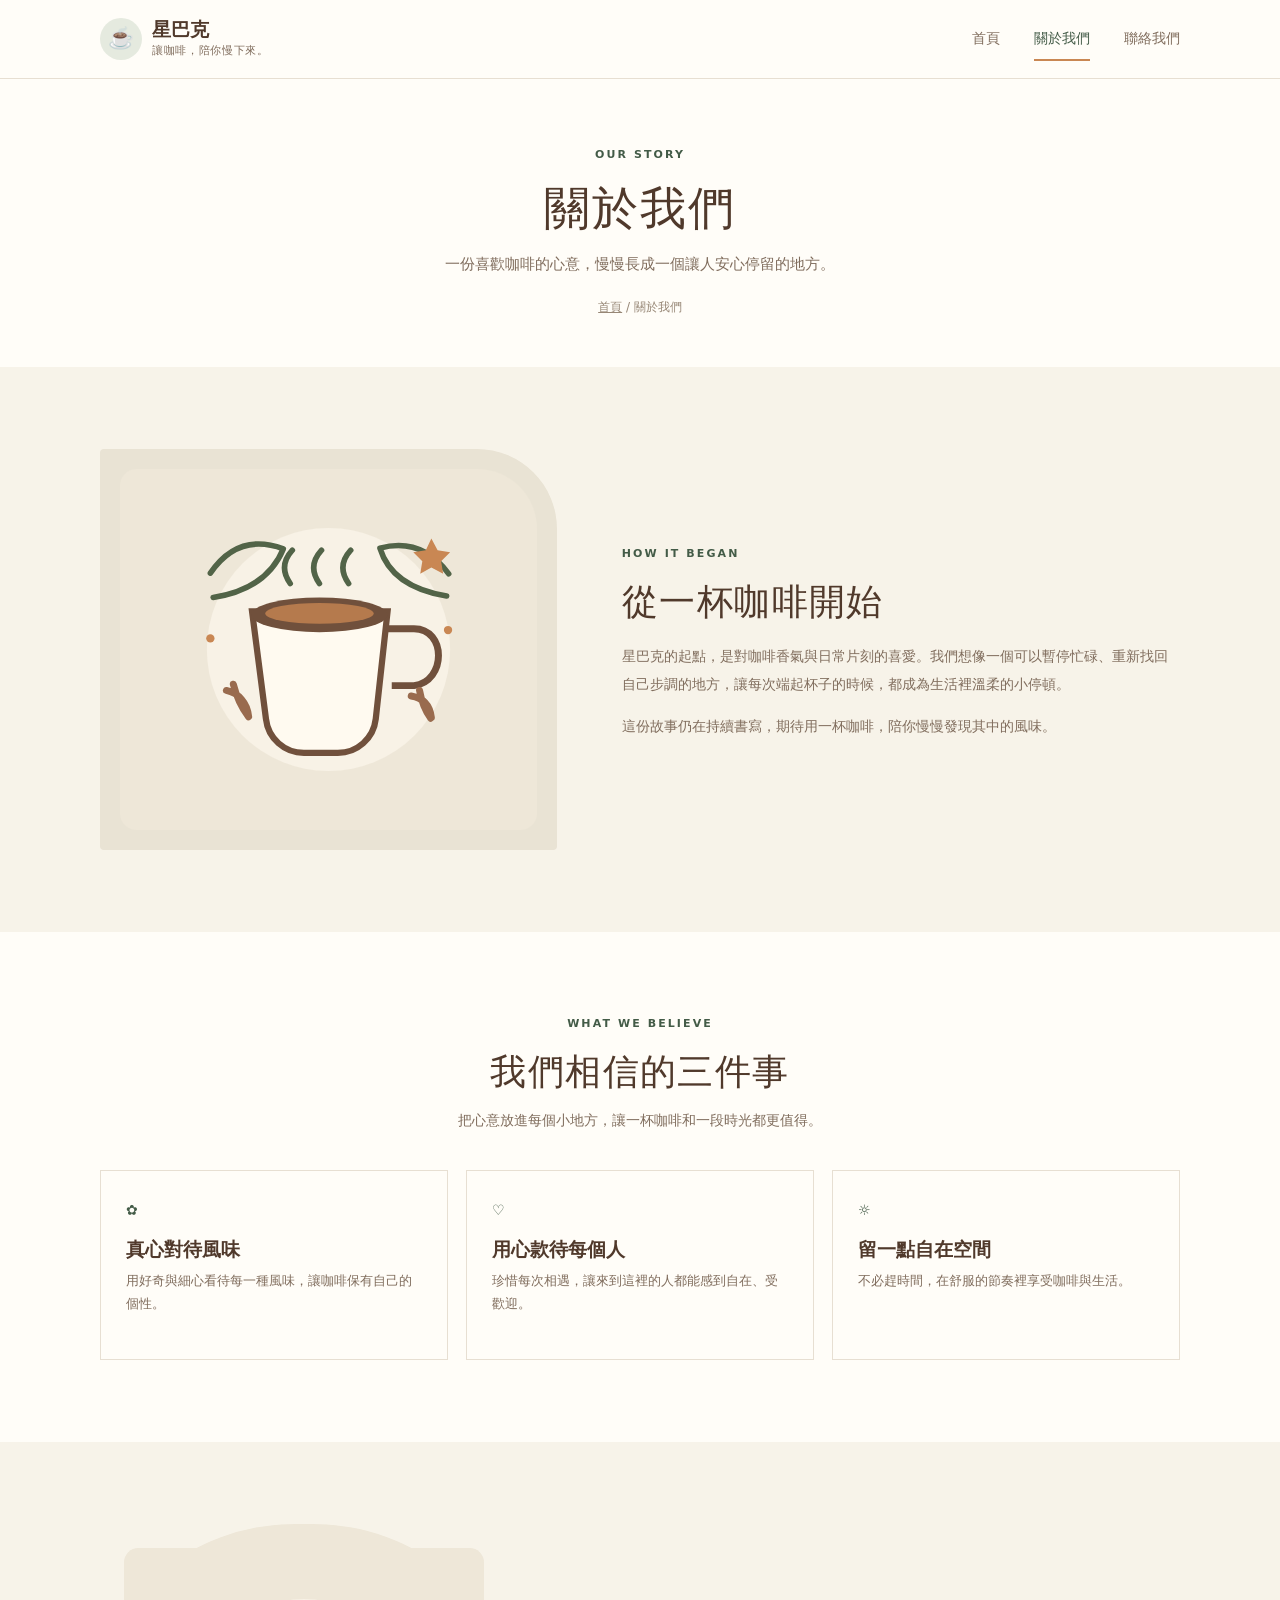
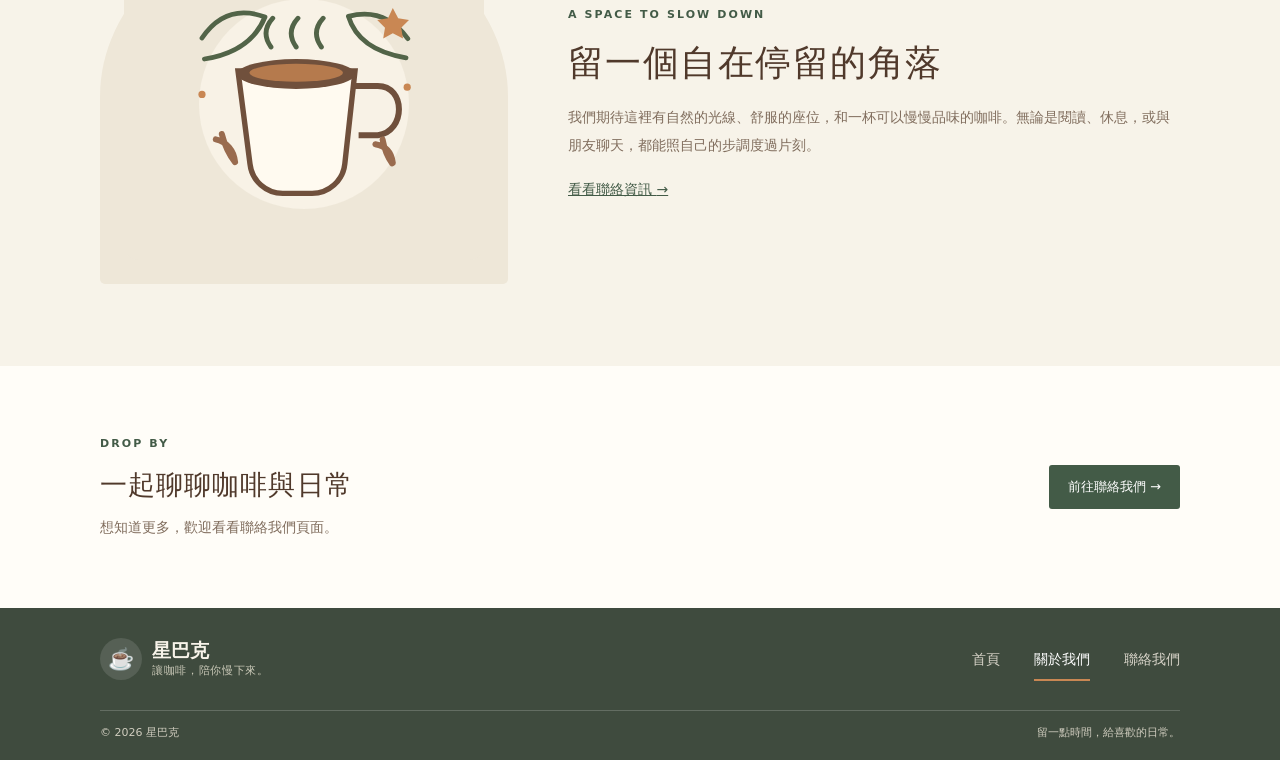
<file: pages/about.html>
﻿<!doctype html>
<html lang="zh-Hant">
<head>
  <meta charset="utf-8">
  <meta name="viewport" content="width=device-width,initial-scale=1">
  <meta name="description" content="認識星巴克的故事與經營理念。">
  <title>關於我們｜星巴克</title>
  <link rel="stylesheet" href="assets/css/site.css">
  <script src="assets/js/site.js" defer></script>
</head>
<body>
<a class="skip" href="#main">跳至主要內容</a>
<header><div class="wrap head"><a class="brand" href="index.html"><span aria-hidden="true">☕</span><span class="brand-copy">星巴克<small>讓咖啡，陪你慢下來。</small></span></a><button class="toggle" type="button" aria-expanded="false" aria-controls="nav"><span aria-hidden="true">☰</span><b class="sr">開啟選單</b></button><nav id="nav" aria-label="主要導覽"><a data-page="index" href="index.html">首頁</a><a data-page="about" aria-current="page" href="about.html">關於我們</a><a data-page="contact" href="contact.html">聯絡我們</a></nav></div></header>
<main id="main">
<section class="page-title wrap"><p class="eyebrow">OUR STORY</p><h1>關於我們</h1><p class="lead">一份喜歡咖啡的心意，慢慢長成一個讓人安心停留的地方。</p><p class="crumb"><a href="index.html">首頁</a><span aria-hidden="true"> / </span>關於我們</p></section>
<section class="tint section"><div class="wrap story"><img src="assets/images/coffee-placeholder.svg" alt="咖啡杯與植物的本地插畫，象徵慢下來的日常"><div><p class="eyebrow">HOW IT BEGAN</p><h2>從一杯咖啡開始</h2><p>星巴克的起點，是對咖啡香氣與日常片刻的喜愛。我們想像一個可以暫停忙碌、重新找回自己步調的地方，讓每次端起杯子的時候，都成為生活裡溫柔的小停頓。</p><p>這份故事仍在持續書寫，期待用一杯咖啡，陪你慢慢發現其中的風味。</p></div></div></section>
<section class="section"><div class="wrap"><div class="section-title"><p class="eyebrow">WHAT WE BELIEVE</p><h2>我們相信的三件事</h2><p>把心意放進每個小地方，讓一杯咖啡和一段時光都更值得。</p></div><div class="cards"><article><span>✿</span><h3>真心對待風味</h3><p>用好奇與細心看待每一種風味，讓咖啡保有自己的個性。</p></article><article><span>♡</span><h3>用心款待每個人</h3><p>珍惜每次相遇，讓來到這裡的人都能感到自在、受歡迎。</p></article><article><span>☼</span><h3>留一點自在空間</h3><p>不必趕時間，在舒服的節奏裡享受咖啡與生活。</p></article></div></div></section>
<section class="tint section"><div class="wrap environment"><figure><img src="assets/images/coffee-placeholder.svg" alt="咖啡杯與枝葉插畫，呈現安靜舒適的空間氛圍"></figure><div><p class="eyebrow">A SPACE TO SLOW DOWN</p><h2>留一個自在停留的角落</h2><p>我們期待這裡有自然的光線、舒服的座位，和一杯可以慢慢品味的咖啡。無論是閱讀、休息，或與朋友聊天，都能照自己的步調度過片刻。</p><a class="text-link" href="contact.html">看看聯絡資訊 <span aria-hidden="true">→</span></a></div></div></section>
<section class="cta wrap"><div><p class="eyebrow">DROP BY</p><h2>一起聊聊咖啡與日常</h2><p>想知道更多，歡迎看看聯絡我們頁面。</p></div><a class="button" href="contact.html">前往聯絡我們 <span aria-hidden="true">→</span></a></section>
</main>
<footer><div class="wrap foot"><a class="brand" href="index.html"><span aria-hidden="true">☕</span><span class="brand-copy">星巴克<small>讓咖啡，陪你慢下來。</small></span></a><nav aria-label="頁尾導覽"><a data-page="index" href="index.html">首頁</a><a data-page="about" aria-current="page" href="about.html">關於我們</a><a data-page="contact" href="contact.html">聯絡我們</a></nav></div><div class="wrap copyright"><span>© 2026 星巴克</span><span>留一點時間，給喜歡的日常。</span></div></footer>
</body>
</html>
</file>
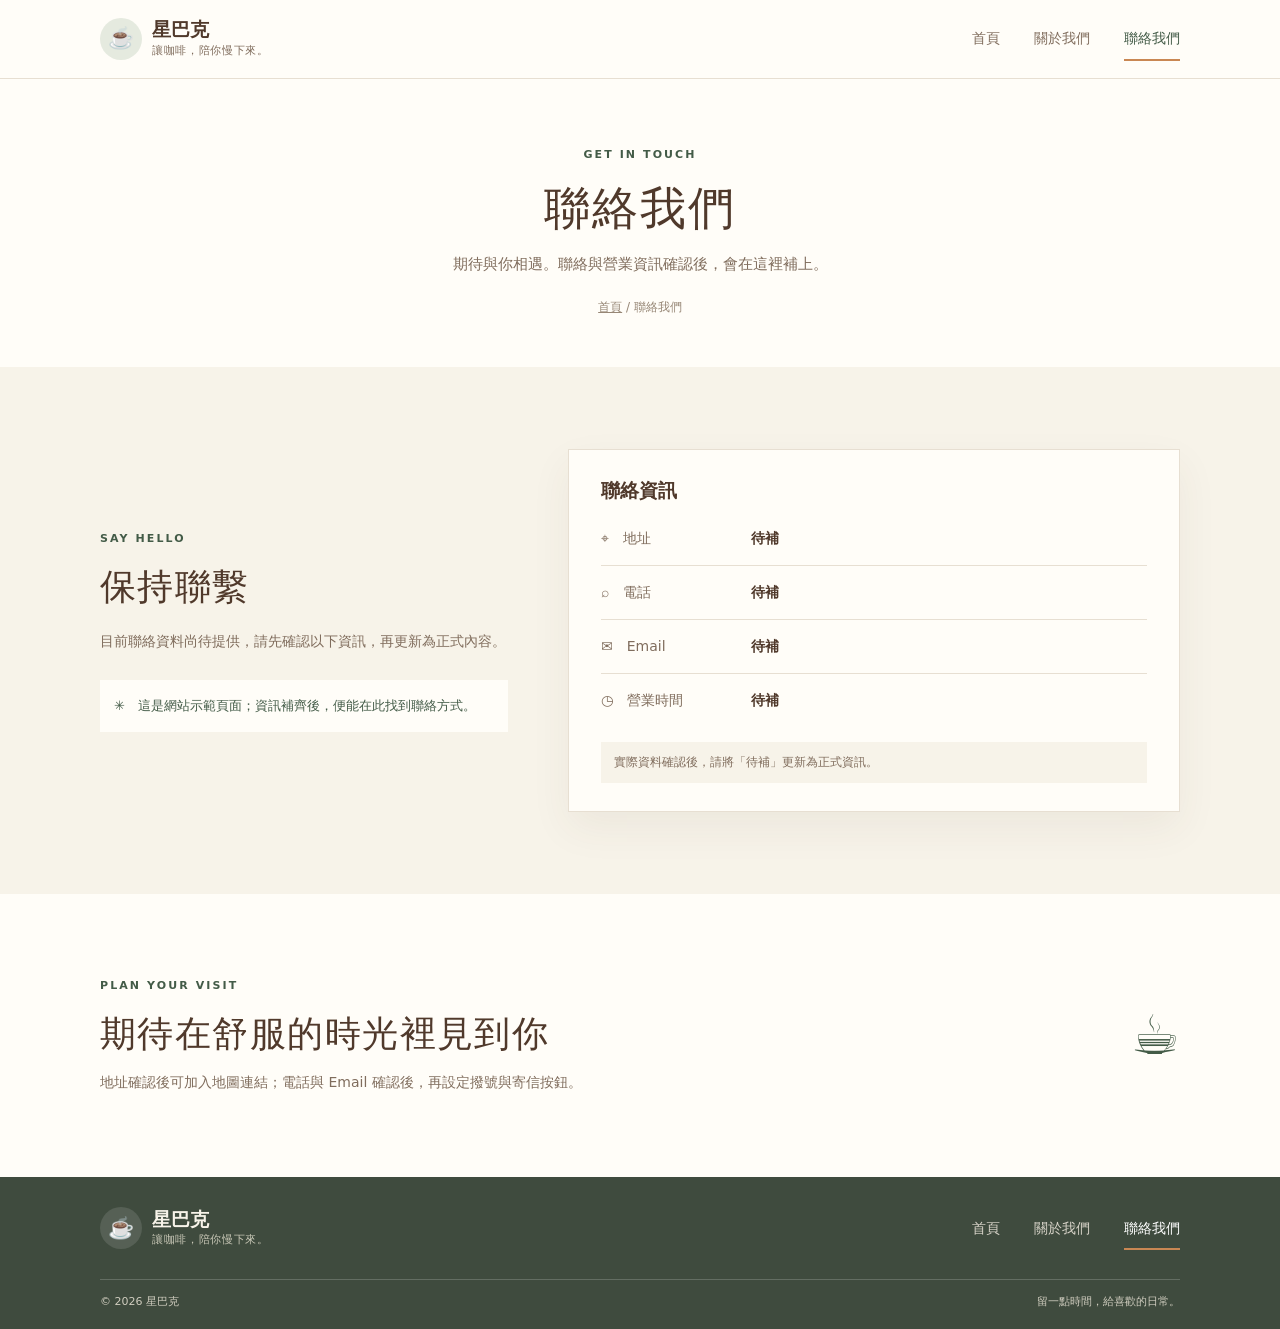
<file: pages/contact.html>
﻿<!doctype html>
<html lang="zh-Hant">
<head>
  <meta charset="utf-8">
  <meta name="viewport" content="width=device-width,initial-scale=1">
  <meta name="description" content="星巴克聯絡資訊，資料待補。">
  <title>聯絡我們｜星巴克</title>
  <link rel="stylesheet" href="assets/css/site.css">
  <script src="assets/js/site.js" defer></script>
</head>
<body>
<a class="skip" href="#main">跳至主要內容</a>
<header><div class="wrap head"><a class="brand" href="index.html"><span aria-hidden="true">☕</span><span class="brand-copy">星巴克<small>讓咖啡，陪你慢下來。</small></span></a><button class="toggle" type="button" aria-expanded="false" aria-controls="nav"><span aria-hidden="true">☰</span><b class="sr">開啟選單</b></button><nav id="nav" aria-label="主要導覽"><a data-page="index" href="index.html">首頁</a><a data-page="about" href="about.html">關於我們</a><a data-page="contact" aria-current="page" href="contact.html">聯絡我們</a></nav></div></header>
<main id="main">
<section class="page-title wrap"><p class="eyebrow">GET IN TOUCH</p><h1>聯絡我們</h1><p class="lead">期待與你相遇。聯絡與營業資訊確認後，會在這裡補上。</p><p class="crumb"><a href="index.html">首頁</a><span aria-hidden="true"> / </span>聯絡我們</p></section>
<section class="tint section"><div class="wrap contact"><div><p class="eyebrow">SAY HELLO</p><h2>保持聯繫</h2><p>目前聯絡資料尚待提供，請先確認以下資訊，再更新為正式內容。</p><aside>✳　這是網站示範頁面；資訊補齊後，便能在此找到聯絡方式。</aside></div><article class="contact-card"><h3>聯絡資訊</h3><dl><div><dt>⌖　地址</dt><dd>待補</dd></div><div><dt>⌕　電話</dt><dd>待補</dd></div><div><dt>✉　Email</dt><dd>待補</dd></div><div><dt>◷　營業時間</dt><dd>待補</dd></div></dl><p class="hint">實際資料確認後，請將「待補」更新為正式資訊。</p></article></div></section>
<section class="section wrap visit"><div><p class="eyebrow">PLAN YOUR VISIT</p><h2>期待在舒服的時光裡見到你</h2><p>地址確認後可加入地圖連結；電話與 Email 確認後，再設定撥號與寄信按鈕。</p></div><span aria-hidden="true">☕</span></section>
</main>
<footer><div class="wrap foot"><a class="brand" href="index.html"><span aria-hidden="true">☕</span><span class="brand-copy">星巴克<small>讓咖啡，陪你慢下來。</small></span></a><nav aria-label="頁尾導覽"><a data-page="index" href="index.html">首頁</a><a data-page="about" href="about.html">關於我們</a><a data-page="contact" aria-current="page" href="contact.html">聯絡我們</a></nav></div><div class="wrap copyright"><span>© 2026 星巴克</span><span>留一點時間，給喜歡的日常。</span></div></footer>
</body>
</html>
</file>
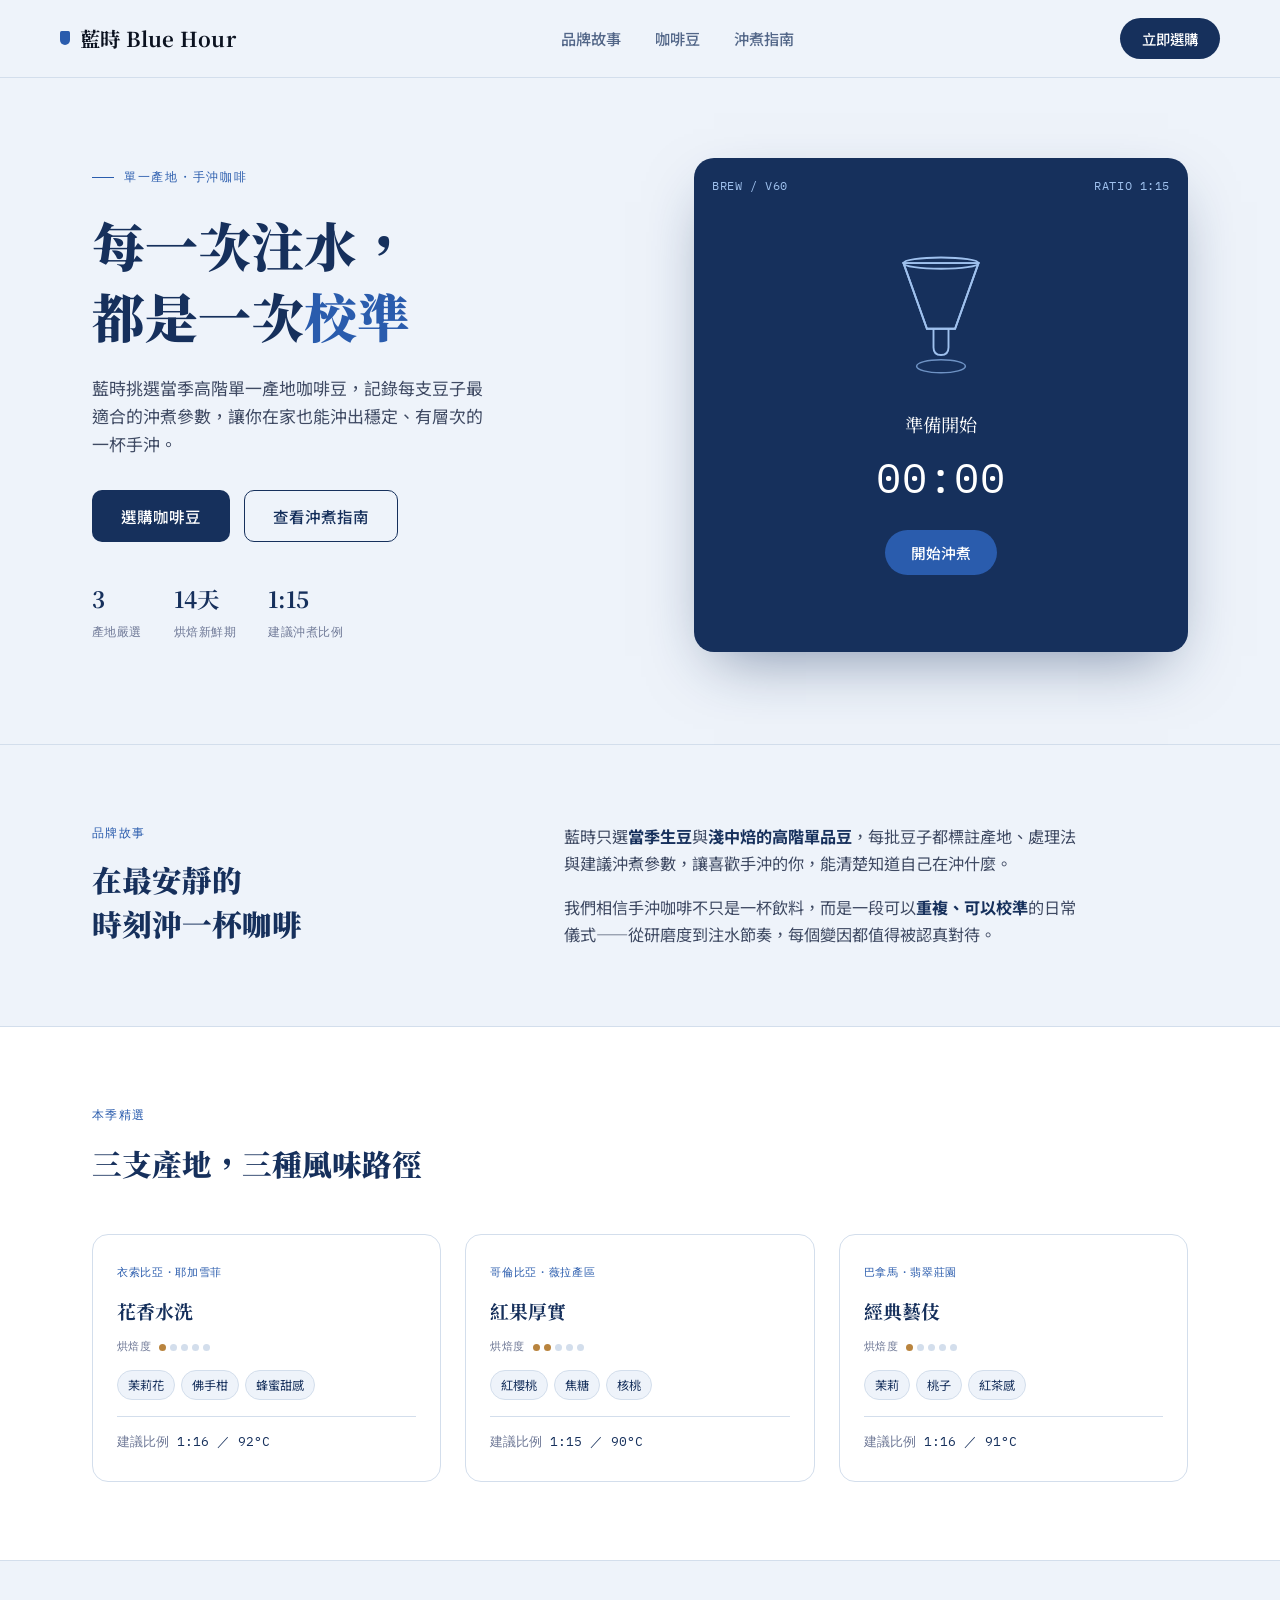
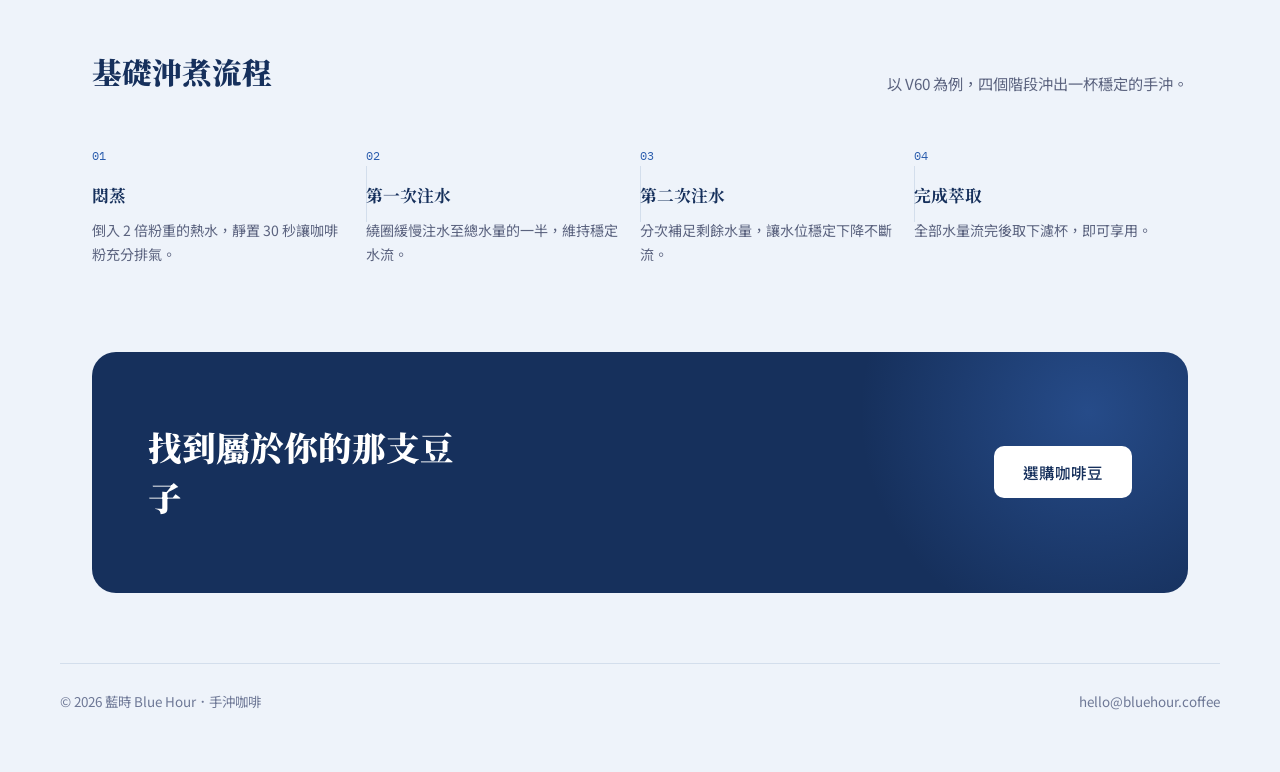
<file: w1/claude.html>
<!DOCTYPE html>
<html lang="zh-Hant">
<head>
<meta charset="UTF-8">
<meta name="viewport" content="width=device-width, initial-scale=1.0">
<title>藍時 Blue Hour｜手沖咖啡</title>
<link rel="preconnect" href="https://fonts.googleapis.com">
<link rel="preconnect" href="https://fonts.gstatic.com" crossorigin>
<link href="https://fonts.googleapis.com/css2?family=Noto+Serif+TC:wght@500;700;900&family=Noto+Sans+TC:wght@400;500;700&family=IBM+Plex+Mono:wght@400;500&display=swap" rel="stylesheet">
<style>
  :root{
    --ink: #0B1220;
    --deep: #16305C;
    --blue: #2A5CAD;
    --blue-bright: #3E74CC;
    --paper: #EEF3FA;
    --mist: #D3DEEC;
    --white: #FFFFFF;
    --roast: #B9843E;

    --display: 'Noto Serif TC', serif;
    --body: 'Noto Sans TC', sans-serif;
    --mono: 'IBM Plex Mono', monospace;
  }

  *{ box-sizing:border-box; margin:0; padding:0; }
  html{ scroll-behavior:smooth; }
  body{
    background: var(--paper);
    color: var(--ink);
    font-family: var(--body);
    line-height:1.65;
    -webkit-font-smoothing:antialiased;
  }
  a{ color:inherit; text-decoration:none; }
  ul{ list-style:none; }
  button{ font-family:inherit; cursor:pointer; }
  :focus-visible{ outline:2px solid var(--blue); outline-offset:3px; border-radius:4px; }

  .wrap{ max-width:1160px; margin:0 auto; padding:0 32px; }

  /* NAV */
  header.site{
    position:sticky; top:0; z-index:50;
    background: rgba(238,243,250,0.88);
    backdrop-filter: blur(10px);
    border-bottom:1px solid var(--mist);
  }
  .nav{ display:flex; align-items:center; justify-content:space-between; padding:18px 0; }
  .logo{ font-family:var(--display); font-weight:700; font-size:1.28rem; letter-spacing:0.02em; display:flex; align-items:center; gap:10px; }
  .logo .mark{ width:10px; height:14px; background:var(--blue); border-radius:2px 2px 6px 6px; }
  .nav-links{ display:flex; gap:34px; font-size:0.95rem; font-weight:500; color:var(--deep); }
  .nav-links a{ opacity:0.72; transition:opacity .15s ease; }
  .nav-links a:hover{ opacity:1; }
  .nav-cta{
    background:var(--deep); color:var(--white);
    padding:10px 22px; border-radius:999px; font-size:0.9rem; font-weight:500;
    border:none; transition:background .15s ease, transform .15s ease;
  }
  .nav-cta:hover{ background:var(--blue); transform:translateY(-1px); }

  /* HERO */
  .hero{ padding:80px 0 92px; }
  .hero-grid{ display:grid; grid-template-columns:1.05fr 0.95fr; gap:56px; align-items:center; }
  .eyebrow{
    font-family:var(--mono); font-size:0.76rem; letter-spacing:0.14em; text-transform:uppercase;
    color:var(--blue); display:flex; align-items:center; gap:10px; margin-bottom:22px;
  }
  .eyebrow::before{ content:""; width:22px; height:1px; background:var(--blue); }
  .hero h1{
    font-family:var(--display); font-weight:900; font-size:clamp(2.1rem,4.2vw,3.3rem);
    line-height:1.35; color:var(--deep); margin-bottom:22px;
  }
  .hero h1 em{ font-style:normal; color:var(--blue); }
  .hero p.lede{ font-size:1.06rem; color:#3F4A63; max-width:44ch; margin-bottom:32px; }
  .hero-actions{ display:flex; gap:14px; flex-wrap:wrap; margin-bottom:38px; }
  .btn-primary, .btn-ghost{
    padding:14px 28px; border-radius:10px; font-size:0.97rem; font-weight:500;
    border:1px solid transparent; transition:all .15s ease; display:inline-flex; align-items:center; gap:8px;
  }
  .btn-primary{ background:var(--deep); color:var(--white); }
  .btn-primary:hover{ background:var(--blue); transform:translateY(-1px); }
  .btn-ghost{ background:transparent; border-color:var(--deep); color:var(--deep); }
  .btn-ghost:hover{ background:var(--deep); color:var(--white); }

  .hero-stats{ display:flex; gap:32px; font-family:var(--mono); }
  .hero-stats div strong{ display:block; font-size:1.4rem; font-family:var(--display); color:var(--deep); }
  .hero-stats div span{ font-size:0.74rem; color:#6E7896; letter-spacing:0.04em; }

  /* SIGNATURE: brew timer */
  .brewer{
    position:relative; background:var(--deep); border-radius:20px;
    aspect-ratio:1/1; overflow:hidden;
    box-shadow:0 24px 60px -20px rgba(22,48,92,0.5);
    display:flex; flex-direction:column; align-items:center; justify-content:center;
    padding: 26px;
  }
  .brewer-hud{
    position:absolute; top:18px; left:18px; right:18px;
    display:flex; justify-content:space-between;
    font-family:var(--mono); font-size:0.72rem; color:#9FC1EE; letter-spacing:0.05em;
  }
  .brewer-stage{
    font-family:var(--display); color:var(--white); font-size:1.15rem;
    margin-top: 6px; margin-bottom: 4px; text-align:center; min-height: 1.6em;
  }
  .brewer-time{
    font-family:var(--mono); font-size:2.6rem; color:var(--white); letter-spacing:0.02em; margin-bottom:18px;
  }
  .dripper-svg{ width:150px; margin-bottom: 18px; }
  .brewer-btn{
    background:var(--blue); color:var(--white); border:none;
    padding:12px 26px; border-radius:999px; font-size:0.92rem; font-weight:500;
    transition:background .15s ease;
  }
  .brewer-btn:hover{ background:var(--blue-bright); }
  .brewer-btn:disabled{ opacity:0.55; cursor:default; }

  /* STORY */
  .story{ padding:78px 0; border-top:1px solid var(--mist); }
  .story-grid{ display:grid; grid-template-columns:0.8fr 1.2fr; gap:56px; }
  .section-label{
    font-family:var(--mono); font-size:0.76rem; letter-spacing:0.12em; text-transform:uppercase;
    color:var(--blue); margin-bottom:14px;
  }
  .story h2{ font-family:var(--display); font-weight:900; font-size:1.85rem; color:var(--deep); line-height:1.5; }
  .story-body p{ font-size:1.01rem; color:#3F4A63; margin-bottom:18px; max-width:58ch; }
  .story-body p:last-child{ margin-bottom:0; }
  .story-body strong{ color:var(--deep); }

  /* BEANS */
  .beans{ padding:78px 0; background:var(--white); border-top:1px solid var(--mist); border-bottom:1px solid var(--mist); }
  .beans-head{ max-width:640px; margin-bottom:46px; }
  .beans-head h2{ font-family:var(--display); font-weight:900; font-size:1.85rem; color:var(--deep); margin-top:10px; }
  .bean-cards{ display:grid; grid-template-columns:repeat(3,1fr); gap:24px; }
  .b-card{
    border:1px solid var(--mist); border-radius:16px; padding:28px 24px;
    transition:border-color .15s ease, transform .15s ease;
  }
  .b-card:hover{ border-color:var(--blue-bright); transform:translateY(-3px); }
  .b-card .origin{ font-family:var(--mono); font-size:0.7rem; color:var(--blue); letter-spacing:0.06em; margin-bottom:14px; }
  .b-card h3{ font-family:var(--display); font-weight:700; font-size:1.18rem; color:var(--deep); margin-bottom:12px; }
  .roast-bar{ display:flex; align-items:center; gap:8px; margin-bottom:14px; }
  .roast-bar .label{ font-family:var(--mono); font-size:0.68rem; color:#6E7896; letter-spacing:0.04em; }
  .roast-dots{ display:flex; gap:4px; }
  .roast-dots span{ width:7px; height:7px; border-radius:50%; background:var(--mist); }
  .roast-dots span.on{ background:var(--roast); }
  .flavor-tags{ display:flex; flex-wrap:wrap; gap:6px; margin-bottom:16px; }
  .flavor-tags span{
    font-size:0.76rem; padding:4px 10px; border-radius:999px;
    background:var(--paper); color:var(--deep); border:1px solid var(--mist);
  }
  .b-card .ratio{ font-family:var(--mono); font-size:0.82rem; color:var(--deep); border-top:1px solid var(--mist); padding-top:14px; }
  .b-card .ratio span{ color:#6E7896; }

  /* GUIDE */
  .guide{ padding:86px 0; }
  .guide-head{ display:flex; justify-content:space-between; align-items:flex-end; margin-bottom:50px; gap:24px; flex-wrap:wrap; }
  .guide-head h2{ font-family:var(--display); font-weight:900; font-size:1.85rem; color:var(--deep); }
  .guide-head p{ max-width:38ch; color:#5B637F; font-size:0.95rem; }
  .steps{ display:grid; grid-template-columns:repeat(4,1fr); position:relative; }
  .step{ position:relative; padding:0 22px 0 0; }
  .step:not(:last-child)::after{
    content:""; position:absolute; top:20px; right:-1px; width:1px; height:56px; background:var(--mist);
  }
  .step .num{ font-family:var(--mono); font-size:0.76rem; color:var(--blue); margin-bottom:16px; display:block; }
  .step h3{ font-family:var(--display); font-weight:700; font-size:1.05rem; color:var(--deep); margin-bottom:10px; }
  .step p{ font-size:0.88rem; color:#5B637F; }

  /* CTA */
  .cta{
    background:var(--deep); color:var(--white); border-radius:24px; margin:0 32px 32px;
    padding:70px 56px; position:relative; overflow:hidden;
  }
  .cta::before{
    content:""; position:absolute; width:460px; height:460px;
    background:radial-gradient(circle, rgba(62,116,204,0.4), transparent 70%);
    top:-170px; right:-130px; border-radius:50%;
  }
  .cta-inner{ position:relative; z-index:2; display:flex; justify-content:space-between; align-items:center; gap:40px; flex-wrap:wrap; }
  .cta h2{ font-family:var(--display); font-weight:900; font-size:clamp(1.5rem,2.8vw,2.1rem); max-width:16ch; line-height:1.5; }
  .cta .btn-primary{ background:var(--white); color:var(--deep); white-space:nowrap; }
  .cta .btn-primary:hover{ background:var(--paper); }

  footer.site{ padding:38px 32px 60px; }
  .footer-grid{
    max-width:1160px; margin:0 auto; display:flex; justify-content:space-between; align-items:center;
    flex-wrap:wrap; gap:16px; font-size:0.84rem; color:#6E7896; border-top:1px solid var(--mist); padding-top:26px;
  }

  @media (prefers-reduced-motion:reduce){ *{ animation-duration:0.001ms !important; transition-duration:0.001ms !important; } }

  @media (max-width:880px){
    .hero-grid{ grid-template-columns:1fr; }
    .brewer{ order:-1; max-width:400px; margin:0 auto 8px; }
    .story-grid{ grid-template-columns:1fr; gap:28px; }
    .bean-cards{ grid-template-columns:1fr; }
    .steps{ grid-template-columns:1fr 1fr; row-gap:32px; }
    .step:nth-child(2)::after{ display:none; }
    .nav-links{ display:none; }
    .cta{ margin:0 16px 16px; padding:46px 28px; }
    .cta-inner{ flex-direction:column; align-items:flex-start; }
  }
  @media (max-width:520px){
    .wrap{ padding:0 20px; }
    .steps{ grid-template-columns:1fr; }
    .step:not(:last-child)::after{ display:none; }
    .hero-stats{ gap:20px; }
  }
</style>
</head>
<body>

<header class="site">
  <nav class="wrap nav">
    <div class="logo"><span class="mark"></span>藍時 Blue Hour</div>
    <ul class="nav-links">
      <li><a href="#story">品牌故事</a></li>
      <li><a href="#beans">咖啡豆</a></li>
      <li><a href="#guide">沖煮指南</a></li>
    </ul>
    <button class="nav-cta">立即選購</button>
  </nav>
</header>

<section class="hero">
  <div class="wrap hero-grid">
    <div>
      <div class="eyebrow">單一產地・手沖咖啡</div>
      <h1>每一次注水，<br>都是一次<em>校準</em></h1>
      <p class="lede">藍時挑選當季高階單一產地咖啡豆，記錄每支豆子最適合的沖煮參數，讓你在家也能沖出穩定、有層次的一杯手沖。</p>
      <div class="hero-actions">
        <button class="btn-primary">選購咖啡豆</button>
        <button class="btn-ghost">查看沖煮指南</button>
      </div>
      <div class="hero-stats">
        <div><strong>3</strong><span>產地嚴選</span></div>
        <div><strong>14天</strong><span>烘焙新鮮期</span></div>
        <div><strong>1:15</strong><span>建議沖煮比例</span></div>
      </div>
    </div>

    <div class="brewer">
      <div class="brewer-hud">
        <span>BREW / V60</span>
        <span id="ratioTag">RATIO 1:15</span>
      </div>
      <svg class="dripper-svg" id="dripperSvg" viewBox="0 0 160 160" xmlns="http://www.w3.org/2000/svg">
        <path d="M40 30 L120 30 L95 100 L65 100 Z" fill="none" stroke="#9FC1EE" stroke-width="2"/>
        <rect id="waterLevel" x="65" y="98" width="30" height="0" fill="#3E74CC" opacity="0.85"/>
        <path d="M40 30 L120 30 L95 100 L65 100 Z" fill="none" stroke="#9FC1EE" stroke-width="2"/>
        <ellipse cx="80" cy="30" rx="40" ry="6" fill="none" stroke="#9FC1EE" stroke-width="2"/>
        <path d="M72 100 L72 120 Q72 128 80 128 Q88 128 88 120 L88 100" fill="none" stroke="#9FC1EE" stroke-width="2"/>
        <ellipse cx="80" cy="140" rx="26" ry="7" fill="none" stroke="#6E92C4" stroke-width="1.6"/>
        <line id="pourLine" x1="80" y1="8" x2="80" y2="30" stroke="#3E74CC" stroke-width="3" opacity="0"/>
      </svg>
      <div class="brewer-stage" id="stageLabel">準備開始</div>
      <div class="brewer-time" id="timeLabel">00:00</div>
      <button class="brewer-btn" id="brewBtn">開始沖煮</button>
    </div>
  </div>
</section>

<section class="story" id="story">
  <div class="wrap story-grid">
    <div>
      <div class="section-label">品牌故事</div>
      <h2>在最安靜的<br>時刻沖一杯咖啡</h2>
    </div>
    <div class="story-body">
      <p>藍時只選<strong>當季生豆</strong>與<strong>淺中焙的高階單品豆</strong>，每批豆子都標註產地、處理法與建議沖煮參數，讓喜歡手沖的你，能清楚知道自己在沖什麼。</p>
      <p>我們相信手沖咖啡不只是一杯飲料，而是一段可以<strong>重複、可以校準</strong>的日常儀式——從研磨度到注水節奏，每個變因都值得被認真對待。</p>
    </div>
  </div>
</section>

<section class="beans" id="beans">
  <div class="wrap">
    <div class="beans-head">
      <div class="section-label">本季精選</div>
      <h2>三支產地，三種風味路徑</h2>
    </div>
    <div class="bean-cards">
      <div class="b-card">
        <div class="origin">衣索比亞・耶加雪菲</div>
        <h3>花香水洗</h3>
        <div class="roast-bar">
          <span class="label">烘焙度</span>
          <div class="roast-dots"><span class="on"></span><span></span><span></span><span></span><span></span></div>
        </div>
        <div class="flavor-tags"><span>茉莉花</span><span>佛手柑</span><span>蜂蜜甜感</span></div>
        <div class="ratio"><span>建議比例</span> 1:16 ／ 92°C</div>
      </div>
      <div class="b-card">
        <div class="origin">哥倫比亞・薇拉產區</div>
        <h3>紅果厚實</h3>
        <div class="roast-bar">
          <span class="label">烘焙度</span>
          <div class="roast-dots"><span class="on"></span><span class="on"></span><span></span><span></span><span></span></div>
        </div>
        <div class="flavor-tags"><span>紅櫻桃</span><span>焦糖</span><span>核桃</span></div>
        <div class="ratio"><span>建議比例</span> 1:15 ／ 90°C</div>
      </div>
      <div class="b-card">
        <div class="origin">巴拿馬・翡翠莊園</div>
        <h3>經典藝伎</h3>
        <div class="roast-bar">
          <span class="label">烘焙度</span>
          <div class="roast-dots"><span class="on"></span><span></span><span></span><span></span><span></span></div>
        </div>
        <div class="flavor-tags"><span>茉莉</span><span>桃子</span><span>紅茶感</span></div>
        <div class="ratio"><span>建議比例</span> 1:16 ／ 91°C</div>
      </div>
    </div>
  </div>
</section>

<section class="guide" id="guide">
  <div class="wrap">
    <div class="guide-head">
      <h2>基礎沖煮流程</h2>
      <p>以 V60 為例，四個階段沖出一杯穩定的手沖。</p>
    </div>
    <div class="steps">
      <div class="step">
        <span class="num">01</span>
        <h3>悶蒸</h3>
        <p>倒入 2 倍粉重的熱水，靜置 30 秒讓咖啡粉充分排氣。</p>
      </div>
      <div class="step">
        <span class="num">02</span>
        <h3>第一次注水</h3>
        <p>繞圈緩慢注水至總水量的一半，維持穩定水流。</p>
      </div>
      <div class="step">
        <span class="num">03</span>
        <h3>第二次注水</h3>
        <p>分次補足剩餘水量，讓水位穩定下降不斷流。</p>
      </div>
      <div class="step">
        <span class="num">04</span>
        <h3>完成萃取</h3>
        <p>全部水量流完後取下濾杯，即可享用。</p>
      </div>
    </div>
  </div>
</section>

<div class="wrap" style="padding:0;">
  <div class="cta">
    <div class="cta-inner">
      <h2>找到屬於你的那支豆子</h2>
      <button class="btn-primary">選購咖啡豆</button>
    </div>
  </div>
</div>

<footer class="site">
  <div class="footer-grid">
    <div>© 2026 藍時 Blue Hour．手沖咖啡</div>
    <div>hello@bluehour.coffee</div>
  </div>
</footer>

<script>
  (function(){
    const btn = document.getElementById('brewBtn');
    const stageLabel = document.getElementById('stageLabel');
    const timeLabel = document.getElementById('timeLabel');
    const waterLevel = document.getElementById('waterLevel');
    const pourLine = document.getElementById('pourLine');

    const stages = [
      { name:'悶蒸中', dur:30, water:8 },
      { name:'第一次注水', dur:60, water:38 },
      { name:'第二次注水', dur:60, water:75 },
      { name:'萃取完成', dur:0, water:75 }
    ];

    let running = false;
    let stageIndex = 0;
    let elapsed = 0;
    let totalElapsed = 0;
    let timer = null;

    function fmt(s){
      const m = Math.floor(s/60).toString().padStart(2,'0');
      const sec = Math.floor(s%60).toString().padStart(2,'0');
      return m+':'+sec;
    }

    function tick(){
      totalElapsed += 1;
      elapsed += 1;
      timeLabel.textContent = fmt(totalElapsed);

      const stage = stages[stageIndex];
      const progress = stage.dur ? Math.min(elapsed/stage.dur, 1) : 1;
      const prevWater = stageIndex === 0 ? 0 : stages[stageIndex-1].water;
      const currentWater = prevWater + (stage.water - prevWater) * progress;
      waterLevel.setAttribute('y', 98 - currentWater*0.55);
      waterLevel.setAttribute('height', currentWater*0.55);

      pourLine.style.opacity = (stageIndex === 1 || stageIndex === 2) ? '0.9' : '0';

      if(stage.dur && elapsed >= stage.dur){
        stageIndex += 1;
        elapsed = 0;
        if(stageIndex >= stages.length - 1){
          stageLabel.textContent = stages[stages.length-1].name;
          pourLine.style.opacity = '0';
          clearInterval(timer);
          running = false;
          btn.disabled = false;
          btn.textContent = '再沖一次';
          return;
        }
        stageLabel.textContent = stages[stageIndex].name;
      }
    }

    btn.addEventListener('click', () => {
      if(running) return;
      running = true;
      stageIndex = 0;
      elapsed = 0;
      totalElapsed = 0;
      waterLevel.setAttribute('y', 98);
      waterLevel.setAttribute('height', 0);
      stageLabel.textContent = stages[0].name;
      timeLabel.textContent = '00:00';
      btn.disabled = true;
      btn.textContent = '沖煮中…';
      timer = setInterval(tick, 1000);
    });
  })();
</script>

</body>
</html>
</file>
<file: pages/assets/css/site.css>
﻿:root{--cream:#f7f3e9;--paper:#fffdf8;--brown:#50392b;--muted:#806d5d;--green:#435b47;--sage:#e5eadf;--line:#e7dfd2;--accent:#c98753}*{box-sizing:border-box}html{scroll-behavior:smooth}body{margin:0;background:var(--paper);color:var(--brown);font:16px/1.8 system-ui,-apple-system,"Noto Sans TC","Microsoft JhengHei",sans-serif}a{color:inherit}.wrap{width:min(1080px,calc(100% - 44px));margin-inline:auto}.skip{position:absolute;top:-60px;left:12px;background:var(--brown);color:#fff;padding:8px 14px;z-index:9}.skip:focus{top:8px}.sr{position:absolute;width:1px;height:1px;overflow:hidden;clip:rect(0,0,0,0);white-space:nowrap}header{position:sticky;top:0;z-index:5;background:#fffdf8ed;border-bottom:1px solid var(--line);backdrop-filter:blur(10px)}.head{min-height:78px;display:flex;align-items:center;justify-content:space-between}.brand{display:flex;align-items:center;gap:10px;text-decoration:none;font:700 19px/1.3 "Noto Serif TC",serif}.brand>span:first-child{display:grid;place-items:center;width:42px;height:42px;border-radius:50%;background:var(--sage);font-size:21px}.brand-copy{display:grid}.brand small{font:11px/1.5 system-ui,sans-serif;color:var(--muted);letter-spacing:.06em}nav{display:flex;gap:34px}nav a{position:relative;text-decoration:none;color:var(--muted);font-size:14px}nav a:hover,nav a[aria-current=page]{color:var(--green)}nav a[aria-current=page]:after{content:"";position:absolute;left:0;right:0;bottom:-9px;height:2px;background:var(--accent)}.toggle{display:none}.hero{min-height:570px;padding-block:65px;display:grid;grid-template-columns:1fr .9fr;align-items:center;gap:55px}.eyebrow{color:var(--green);font-size:11px;font-weight:700;letter-spacing:.19em;margin:0 0 12px}.hero h1,.page-title h1{font-family:"Noto Serif TC","Songti TC",serif;font-weight:500;line-height:1.4;letter-spacing:.04em}.hero h1{font-size:clamp(40px,5vw,62px);margin:0 0 18px}.lead{color:var(--muted);font-size:16px;margin:0}.buttons{display:flex;gap:12px;margin-top:30px}.button{display:inline-block;background:var(--green);color:white;text-decoration:none;padding:10px 19px;border-radius:3px;font-size:13px}.button:hover{background:#304334}.button.outline{background:transparent;border:1px solid #b9ad9f;color:var(--brown)}figure{margin:0}.hero-art{background:#eee7d8;border-radius:48% 48% 5px 5px;padding:24px 25px 13px;text-align:center;box-shadow:0 18px 50px #50392b14}.hero-art img{width:100%;aspect-ratio:1.12;object-fit:contain}.hero-art figcaption{font:14px "Noto Serif TC",serif;color:var(--green);padding:5px 0 7px}.section{padding-block:82px}.tint{background:var(--cream)}.section-title{text-align:center;max-width:620px;margin:0 auto 37px}.section-title h2,.cta h2,.story h2,.contact h2,.visit h2,.environment h2{font:500 clamp(27px,3vw,36px)/1.45 "Noto Serif TC","Songti TC",serif;letter-spacing:.04em;margin:0 0 10px}.section-title>p:last-child,.cta p:not(.eyebrow),.visit p:not(.eyebrow),.environment p:not(.eyebrow){font-size:14px;color:var(--muted);margin:0}.cards{display:grid;grid-template-columns:repeat(3,1fr);gap:18px}.cards article{background:var(--paper);border:1px solid var(--line);padding:25px;min-height:190px}.cards article>span{color:var(--green);font-size:14px}.cards h3,.contact-card h3{font:600 19px "Noto Serif TC",serif;margin:12px 0 6px}.cards p{font-size:13px;color:var(--muted);margin:0}.cta{padding-block:68px;display:flex;align-items:center;justify-content:space-between;gap:24px}.cta h2{font-size:27px}.cta .button{flex-shrink:0}.page-title{text-align:center;padding-block:66px 48px}.page-title h1{font-size:46px;margin:0 0 10px}.page-title .lead{font-size:15px}.crumb{font-size:12px;color:#978776;margin:19px 0 0}.crumb a{color:inherit}.story,.environment{display:grid;grid-template-columns:.9fr 1.1fr;gap:65px;align-items:center}.story img{width:100%;background:#e9e3d4;border-radius:4px 80px 4px 4px;padding:20px}.story p:not(.eyebrow),.contact>div>p:not(.eyebrow),.environment p:not(.eyebrow){font-size:14px;color:var(--muted);line-height:2}.story h2,.contact h2,.environment h2{margin-bottom:14px}.environment{grid-template-columns:.8fr 1.2fr;gap:60px}.environment figure{background:#eee7d8;border-radius:48% 48% 5px 5px;padding:24px;text-align:center}.environment img{width:min(100%,390px);display:block;margin:auto}.text-link{display:inline-block;color:var(--green);margin-top:18px;font-size:14px}.contact{display:grid;grid-template-columns:.8fr 1.2fr;gap:60px;align-items:center}.contact aside{margin-top:25px;padding:14px;background:var(--paper);color:var(--green);font-size:13px}.contact-card{background:var(--paper);border:1px solid var(--line);padding:28px 32px;box-shadow:0 16px 38px #50392b10}.contact-card h3{margin:0 0 8px}.contact dl{margin:0}.contact dl div{display:grid;grid-template-columns:150px 1fr;padding:14px 0;border-bottom:1px solid var(--line);font-size:14px}.contact dl div:last-child{border:0}.contact dt{color:var(--muted)}.contact dd{margin:0;font-weight:600}.hint{background:var(--cream);padding:10px 13px;font-size:12px;color:var(--muted);margin:14px 0 0}.visit{display:flex;align-items:center;justify-content:space-between;gap:15px}.visit>span{font-size:55px;color:var(--green)}footer{background:#3f4b3e;color:var(--cream)}.foot{display:flex;align-items:center;justify-content:space-between;padding-block:30px}.foot .brand small{color:#c9c8b7}.foot .brand>span:first-child{background:#ffffff1e}.foot nav a{color:#d8d4c9}.foot nav a[aria-current=page]{color:#fff}.copyright{border-top:1px solid #ffffff30;padding-block:12px 17px;display:flex;justify-content:space-between;color:#d0cdbf;font-size:11px}:focus-visible{outline:3px solid var(--accent);outline-offset:4px}@media(max-width:720px){.wrap{width:calc(100% - 36px)}.head{min-height:70px}.toggle{display:block;width:42px;height:42px;border:1px solid var(--line);border-radius:50%;background:transparent;color:var(--brown);font-size:19px}.head nav{display:none;position:absolute;top:69px;left:0;right:0;background:var(--paper);padding:10px 25px 18px;box-shadow:0 12px 20px #50392b12;flex-direction:column;gap:0}.head nav.open{display:flex}.head nav a{padding:10px 0}.head nav a[aria-current=page]:after{bottom:3px;right:auto;width:28px}.hero{grid-template-columns:1fr;gap:35px;padding-block:50px}.hero-copy{text-align:center}.hero h1{font-size:clamp(38px,10vw,52px)}.buttons{justify-content:center;flex-wrap:wrap}.hero-art{width:min(100%,410px);margin:auto}.section{padding-block:60px}.cards{grid-template-columns:1fr;gap:12px}.cards article{min-height:0}.cta{align-items:flex-start;flex-direction:column;padding-block:52px}.page-title{padding-block:48px 35px}.page-title h1{font-size:39px}.story,.contact,.environment{grid-template-columns:1fr;gap:28px}.story img{max-width:430px;margin:auto}.environment figure{max-width:430px;width:100%;margin:auto}.contact-card{padding:23px}.contact dl div{grid-template-columns:125px 1fr}.visit{gap:15px}.visit>span{font-size:42px}.foot{align-items:flex-start;gap:22px;flex-direction:column}.foot nav{gap:23px;flex-wrap:wrap}.copyright{gap:6px;flex-direction:column}}@media(prefers-reduced-motion:reduce){html{scroll-behavior:auto}}
</file>
